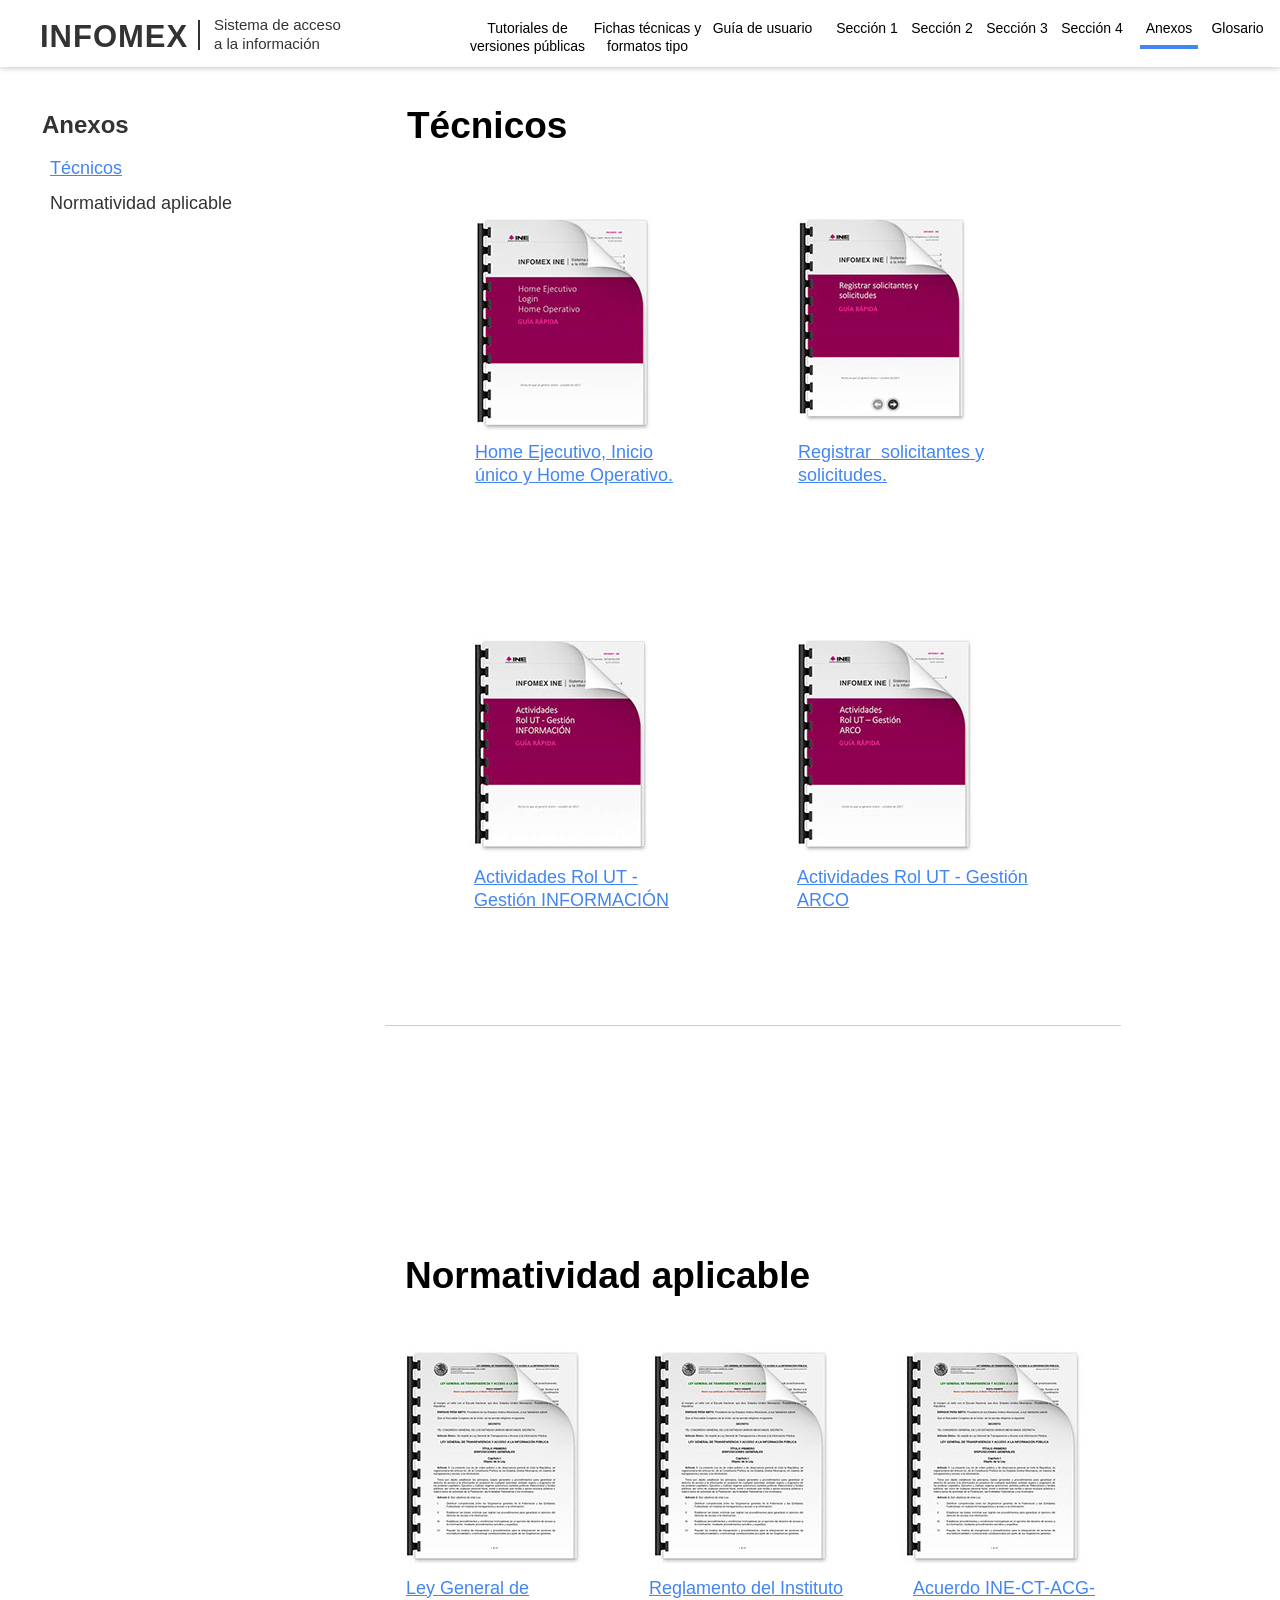
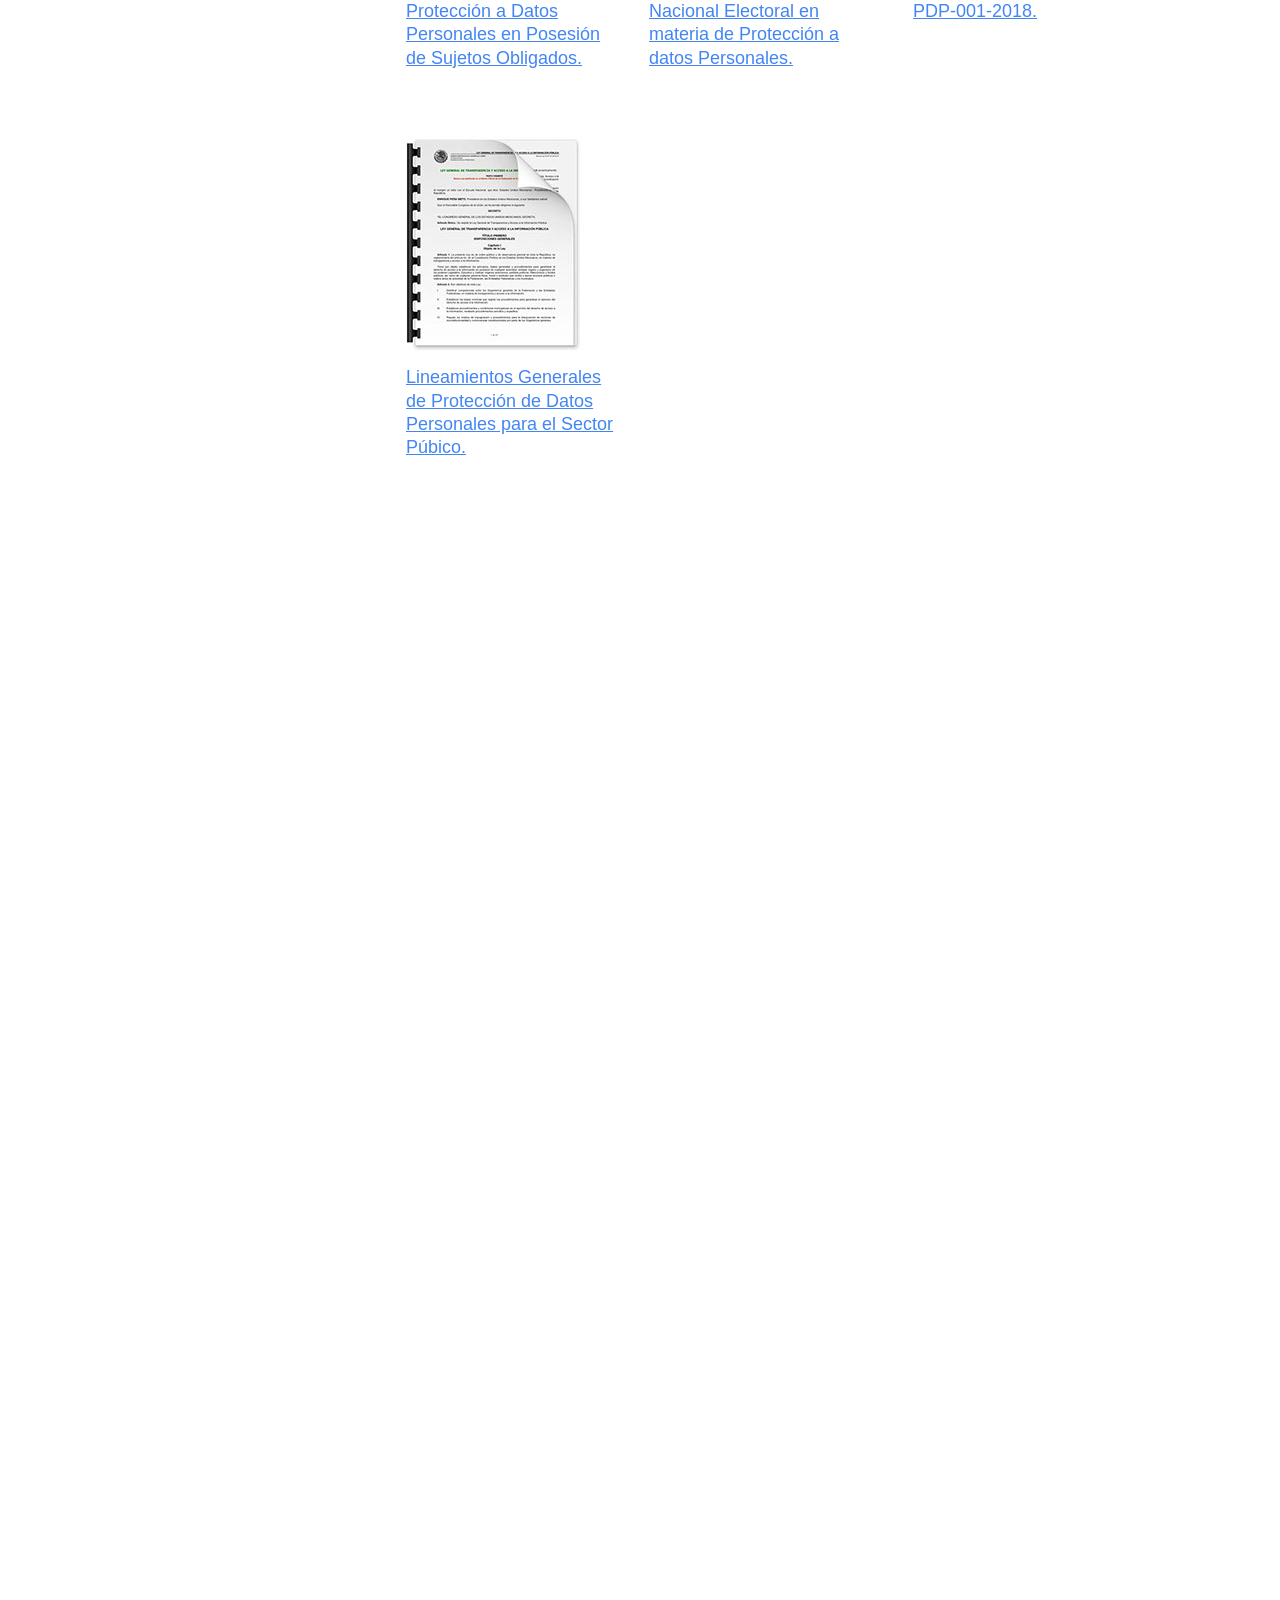
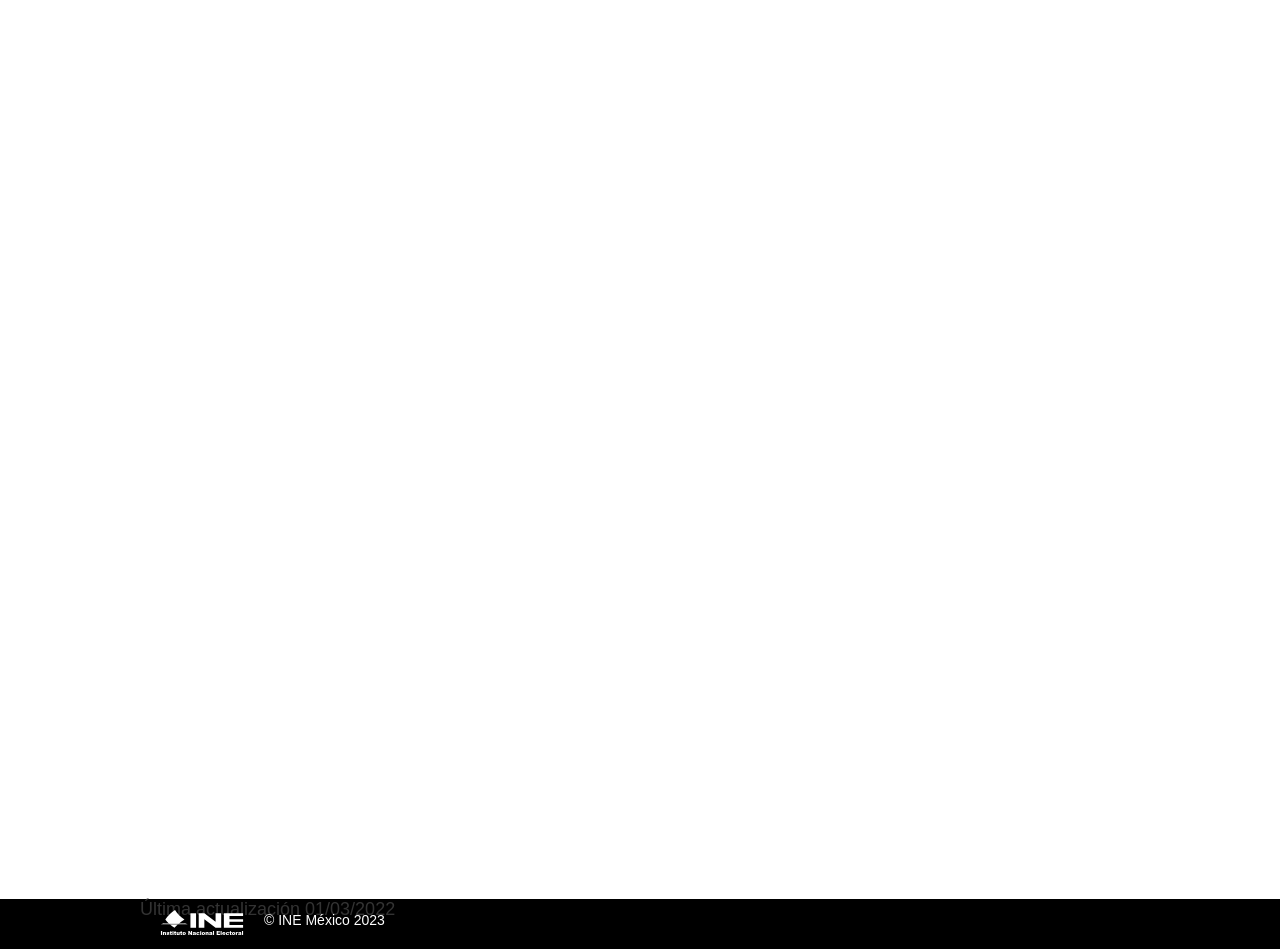
<file: anexos.html>
<!DOCTYPE html>
<html class="nojs html css_verticalspacer" lang="es-ES">
 <head>

  <meta http-equiv="Content-type" content="text/html;charset=UTF-8"/>
  <meta name="generator" content="2018.0.0.379"/>
  
  <script type="text/javascript">
   // Update the 'nojs'/'js' class on the html node
document.documentElement.className = document.documentElement.className.replace(/\bnojs\b/g, 'js');

// Check that all required assets are uploaded and up-to-date
if(typeof Muse == "undefined") window.Muse = {}; window.Muse.assets = {"required":["museutils.js", "museconfig.js", "jquery.musemenu.js", "jquery.watch.js", "require.js", "anexos.css"], "outOfDate":[]};
</script>
  
  <title>Anexos</title>
  <!-- CSS -->
  <link rel="stylesheet" type="text/css" href="css/site_global.css?crc=533855552"/>
  <link rel="stylesheet" type="text/css" href="css/master_a-p_g_-maestra.css?crc=135848326"/>
  <link rel="stylesheet" type="text/css" href="css/anexos.css?crc=4155810023" id="pagesheet"/>
  <!-- IE-only CSS -->
  <!--[if lt IE 9]>
  <link rel="stylesheet" type="text/css" href="css/iefonts_anexos.css?crc=4268508473"/>
  <![endif]-->
  <!-- Other scripts -->
  <script type="text/javascript">
   var __adobewebfontsappname__ = "muse";
</script>
  <!-- JS includes -->
  <script src="https://webfonts.creativecloud.com/roboto:n3,n7,n4:default.js" type="text/javascript"></script>
  <!--[if lt IE 9]>
  <script src="scripts/html5shiv.js?crc=4241844378" type="text/javascript"></script>
  <![endif]-->
   </head>
 <body>

  <div class="clearfix" id="page"><!-- group -->
   <div class="clearfix grpelem" id="pu30535-4"><!-- group -->
    <a class="nonblock nontext anim_swing clearfix" id="u30535-4" href="anexos.html#anexos_tecnicos"><!-- content --><p id="u30535-2"><span class="normal">Técnicos</span></p></a>
    <a class="nonblock nontext anim_swing clearfix" id="u30536-4" href="anexos.html#normatividad-aplicable"><!-- content --><p id="u30536-2"><span class="normal">Normatividad aplicable</span></p></a>
    <div class="clearfix" id="u18087-4"><!-- content -->
     <p id="u18087-2"><span class="MEGA-TITULOS" id="u18087">Anexos</span></p>
    </div>
    <div class="browser_width" id="u15545-bw">
     <div class="shadow" id="u15545"><!-- simple frame --></div>
    </div>
    <div class="clearfix" id="u15563"><!-- group -->
     <a class="nonblock nontext clearfix" id="u15553-4" href="index.html"><!-- content --><p>INFOMEX</p></a>
     <a class="nonblock nontext" id="u15552" href="index.html"><!-- simple frame --></a>
     <a class="nonblock nontext clearfix" id="u15554-6" href="index.html"><!-- content --><p>Sistema de acceso</p><p>a la información</p></a>
    </div>
    <nav class="MenuBar clearfix" id="menuu28602"><!-- horizontal box -->
     <div class="MenuItemContainer clearfix grpelem" id="u28609"><!-- vertical box -->
      <a class="nonblock nontext MenuItem MenuItemWithSubMenu clearfix colelem" id="u28673" href="modulo-37.html"><!-- horizontal box --><div class="MenuItemLabel clearfix grpelem" id="u28616-4"><!-- content --><p>Tutoriales de versiones públicas</p></div></a>
     </div>
     <div class="MenuItemContainer clearfix grpelem" id="u28608"><!-- vertical box -->
      <a class="nonblock nontext MenuItem MenuItemWithSubMenu clearfix colelem" id="u28672" href="modulo-22.html"><!-- horizontal box --><div class="MenuItemLabel clearfix grpelem" id="u28615-4"><!-- content --><p>Fichas técnicas y formatos tipo</p></div></a>
     </div>
      <div class="MenuItemContainer clearfix grpelem" id="u28607"><!-- vertical box -->
        <a class="nonblock nontext MenuItem MenuItemWithSubMenu MuseMenuActive clearfix colelem" id="u28671" href="modulo-19.html"><!-- horizontal box --><div class="MenuItemLabel NoWrap clearfix grpelem" id="u28614-4"><!-- content --><p>Guía de usuario</p></div></a>
      </div>
     <div class="MenuItemContainer clearfix grpelem" id="u28610"><!-- vertical box -->
      <a class="nonblock nontext MenuItem MenuItemWithSubMenu clearfix colelem" id="u28611" href="modulo-1.html"><!-- horizontal box --><div class="MenuItemLabel NoWrap clearfix grpelem" id="u28613-4"><!-- content --><p>Sección 1</p></div></a>
     </div>
     <div class="MenuItemContainer clearfix grpelem" id="u28617"><!-- vertical box -->
      <a class="nonblock nontext MenuItem MenuItemWithSubMenu clearfix colelem" id="u28618" href="modulo-5.html"><!-- horizontal box --><div class="MenuItemLabel NoWrap clearfix grpelem" id="u28620-4"><!-- content --><p>Sección 2</p></div></a>
     </div>
     <div class="MenuItemContainer clearfix grpelem" id="u28624"><!-- vertical box -->
      <a class="nonblock nontext MenuItem MenuItemWithSubMenu clearfix colelem" id="u28627" href="modulo-9.html"><!-- horizontal box --><div class="MenuItemLabel NoWrap clearfix grpelem" id="u28630-4"><!-- content --><p>Sección 3</p></div></a>
     </div>
     <div class="MenuItemContainer clearfix grpelem" id="u28689"><!-- vertical box -->
      <a class="nonblock nontext MenuItem MenuItemWithSubMenu clearfix colelem" id="u28692" href="modulo-14.html"><!-- horizontal box --><div class="MenuItemLabel NoWrap clearfix grpelem" id="u28694-4"><!-- content --><p>Sección 4</p></div></a>
     </div>
     <div class="MenuItemContainer clearfix grpelem" id="u28710"><!-- vertical box -->
      <a class="nonblock nontext MenuItem MenuItemWithSubMenu MuseMenuActive clearfix colelem" id="u28711" href="anexos.html"><!-- horizontal box --><div class="MenuItemLabel NoWrap clearfix grpelem" id="u28714-4"><!-- content --><p>Anexos</p></div></a>
     </div>
     <div class="MenuItemContainer clearfix grpelem" id="u28603"><!-- vertical box -->
      <a class="nonblock nontext MenuItem MenuItemWithSubMenu clearfix colelem" id="u28604" href="glosario.html"><!-- horizontal box --><div class="MenuItemLabel NoWrap clearfix grpelem" id="u28605-4"><!-- content --><p>Glosario</p></div></a>
     </div>
    </nav>
   </div>
   <div class="clearfix grpelem" id="ppanexos_tecnicos"><!-- column -->
    <div class="clearfix colelem" id="panexos_tecnicos"><!-- group -->
     <a class="anchor_item grpelem" id="anexos_tecnicos"></a>
     <a class="anchor_item grpelem" id="anexo_home"></a>
    </div>
    <div class="clearfix colelem" id="u30534-4"><!-- content -->
     <p id="u30534-2"><span class="super-titulos">Técnicos</span></p>
    </div>
    <div class="clearfix colelem" id="pu17416"><!-- group -->
     <a class="nonblock nontext clip_frame grpelem" id="u17416" href="assets/home-ejecutivo-login-home-operativo-final.pdf" target="_blank"><!-- image --><img class="block" id="u17416_img" src="images/home%20ejecutivo-login-home%20operativo%20con%20estilos.jpg?crc=4143436292" alt="" width="204" height="230"/></a>
     <a class="nonblock nontext clip_frame grpelem" id="u17423" href="assets/registrar-ciudadanos-y-solicitudes-final.pdf" target="_blank"><!-- image --><img class="block" id="u17423_img" src="images/registrar%20ciudadanos%20y%20solicitudes.jpg?crc=3934019628" alt="" width="187" height="224"/></a>
    </div>
    <div class="clearfix colelem" id="pu18081-4"><!-- group -->
     <a class="nonblock nontext clearfix grpelem" id="u18081-4" href="assets/home-ejecutivo-login-home-operativo-final.pdf" target="_blank"><!-- content --><p id="u18081-2"><span class="normal" id="u18081">Home Ejecutivo, Inicio único y Home Operativo.</span></p></a>
     <a class="nonblock nontext home clearfix grpelem" id="u18082-4" href="assets/registrar-ciudadanos-y-solicitudes-final.pdf" target="_blank"><!-- content --><p id="u18082-2"><span class="normal" id="u18082">Registrar&nbsp; solicitantes y solicitudes.</span></p></a>
    </div>
    <div class="clearfix colelem" id="pu17409"><!-- group -->
     <a class="nonblock nontext clip_frame grpelem" id="u17409" href="assets/actividades-rol-ut-gesti%c3%b3n-informaci%c3%b3n-final.pdf" target="_blank"><!-- image --><img class="block" id="u17409_img" src="images/actividades%20rol%20ut%20gesti%c3%b3n%20informacion.jpg?crc=178140166" alt="" width="194" height="231"/></a>
     <a class="nonblock nontext clip_frame grpelem" id="u17401" href="assets/actividades-rol-ut-gesti%c3%b3n-arco.pdf" target="_blank"><!-- image --><img class="block" id="u17401_img" src="images/actividades%20rol%20ut%20gestion%20arco.jpg?crc=3851726774" alt="" width="208" height="229"/></a>
    </div>
    <div class="clearfix colelem" id="pu18083-4"><!-- group -->
     <a class="nonblock nontext home clearfix grpelem" id="u18083-4" href="assets/actividades-rol-ut-gesti%c3%b3n-informaci%c3%b3n-final.pdf" target="_blank"><!-- content --><p id="u18083-2"><span class="normal" id="u18083">Actividades Rol UT - Gestión INFORMACIÓN</span></p></a>
     <a class="nonblock nontext home clearfix grpelem" id="u18084-4" href="assets/actividades-rol-ut-gesti%c3%b3n-arco.pdf" target="_blank"><!-- content --><p id="u18084-2"><span class="normal" id="u18084">Actividades Rol UT - Gestión ARCO</span></p></a>
    </div>
    <div class="colelem" id="u30533"><!-- simple frame --></div>
    <a class="anchor_item colelem" id="normatividad-aplicable"></a>
    <div class="clearfix colelem" id="u30495-4"><!-- content -->
     <p id="u30495-2"><span class="super-titulos">Normatividad aplicable</span></p>
    </div>
    <div class="clearfix colelem" id="pu30601"><!-- group -->
     <a class="nonblock nontext clip_frame clearfix grpelem" id="u30601" href="assets/ley_general_de_datos.pdf" target="_blank"><!-- image --><img class="position_content" id="u30601_img" src="images/ley_federal_transparencia.jpg?crc=4121900181" alt="" width="198" height="230"/></a>
     <a class="nonblock nontext clip_frame clearfix grpelem" id="u30603" href="assets/reglamento_del_instituto_nacional_electoral_en_materia_de_protecci%c3%b3n_de_datos_personales.pdf" target="_blank"><!-- image --><img class="position_content" id="u30603_img" src="images/ley_federal_transparencia.jpg?crc=4121900181" alt="" width="198" height="230"/></a>
     <a class="nonblock nontext clip_frame clearfix grpelem" id="u30605" href="assets/ine-ct-acg-pdp-001-2018.pdf" target="_blank"><!-- image --><img class="position_content" id="u30605_img" src="images/ley_federal_transparencia.jpg?crc=4121900181" alt="" width="198" height="230"/></a>
    </div>
    <div class="clearfix colelem" id="pu30609-4"><!-- group -->
     <a class="nonblock nontext home clearfix grpelem" id="u30609-4" href="assets/ley_general_de_datos.pdf" target="_blank"><!-- content --><p id="u30609-2"><span class="ts6-Cuerpo-de-texto" id="u30609">Ley General de Protección a Datos Personales en Posesión de Sujetos Obligados.</span></p></a>
     <a class="nonblock nontext home clearfix grpelem" id="u30610-4" href="assets/reglamento_del_instituto_nacional_electoral_en_materia_de_protecci%c3%b3n_de_datos_personales.pdf" target="_blank"><!-- content --><p id="u30610-2"><span class="ts6-Cuerpo-de-texto" id="u30610">Reglamento del Instituto Nacional Electoral en materia de Protección a datos Personales.</span></p></a>
     <a class="nonblock nontext home clearfix grpelem" id="u30611-4" href="assets/ine-ct-acg-pdp-001-2018.pdf" target="_blank" title="Mediante el cual el Comité de Transparencia instruye a la Unidad de Transparencia y Protección de Datos Personales respecto de la forma de desahogar las solicitudes para el ejercicio de los derechos de acceso, rectificación, cancelación y oposición de datos personales contendidos en el Padrón Electoral, para que se tramiten conforme a las disposiciones de la Ley General de Instituciones y Procedimientos Electorales."><!-- content --><p id="u30611-2"><span class="ts6-Cuerpo-de-texto" id="u30611">Acuerdo INE-CT-ACG-PDP-001-2018.</span></p></a>
    </div>
    <a class="nonblock nontext clip_frame clearfix colelem" id="u30607" href="assets/lineamientos_generales_de_protecci%c3%b3n_de_datos_personales_para_el_sector_publico.pdf" target="_blank"><!-- image --><img class="position_content" id="u30607_img" src="images/ley_federal_transparencia.jpg?crc=4121900181" alt="" width="198" height="230"/></a>
    <a class="nonblock nontext home clearfix colelem" id="u30612-4" href="assets/lineamientos_generales_de_protecci%c3%b3n_de_datos_personales_para_el_sector_publico.pdf" target="_blank"><!-- content --><p id="u30612-2"><span class="ts6-Cuerpo-de-texto" id="u30612">Lineamientos Generales de Protección de Datos Personales para el Sector Púbico.</span></p></a>
   </div>
   <div class="verticalspacer" data-offset-top="2067" data-content-above-spacer="2066" data-content-below-spacer="175"></div>
   <div class="browser_width grpelem" id="u4093-bw">
    <div id="u4093"><!-- group -->
     <div class="clearfix" id="u4093_align_to_page">
      <div class="clip_frame grpelem" id="u4096"><!-- svg -->
       <img class="svg" id="u4097" src="images/svg-pegado-625196x190.svg?crc=474778767" width="84" height="25" alt="" data-mu-svgfallback="images/svg%20pegado%20625196x190_poster_.png?crc=4082289223"/>
      </div>
       <div class="clearfix grpelem" id="u4094-4"><!-- content -->
        <p><span class="normal" id="u4094">© INE México 2023</span></p>
       </div>
       <div class="clearfix grpelem" id="u4095-4"><!-- content -->
       <p><span class="ts6-Cuerpo-de-texto" id="u4095">Última actualización 01/03/2022</span></p>
      </div>
     </div>
    </div>
   </div>
  </div>
  <!-- Other scripts -->
  <script type="text/javascript">
   // Decide weather to suppress missing file error or not based on preference setting
var suppressMissingFileError = false
</script>
  <script type="text/javascript">
   window.Muse.assets.check=function(d){if(!window.Muse.assets.checked){window.Muse.assets.checked=!0;var b={},c=function(a,b){if(window.getComputedStyle){var c=window.getComputedStyle(a,null);return c&&c.getPropertyValue(b)||c&&c[b]||""}if(document.documentElement.currentStyle)return(c=a.currentStyle)&&c[b]||a.style&&a.style[b]||"";return""},a=function(a){if(a.match(/^rgb/))return a=a.replace(/\s+/g,"").match(/([\d\,]+)/gi)[0].split(","),(parseInt(a[0])<<16)+(parseInt(a[1])<<8)+parseInt(a[2]);if(a.match(/^\#/))return parseInt(a.substr(1),

16);return 0},g=function(g){for(var f=document.getElementsByTagName("link"),h=0;h<f.length;h++)if("text/css"==f[h].type){var i=(f[h].href||"").match(/\/?css\/([\w\-]+\.css)\?crc=(\d+)/);if(!i||!i[1]||!i[2])break;b[i[1]]=i[2]}f=document.createElement("div");f.className="version";f.style.cssText="display:none; width:1px; height:1px;";document.getElementsByTagName("body")[0].appendChild(f);for(h=0;h<Muse.assets.required.length;){var i=Muse.assets.required[h],l=i.match(/([\w\-\.]+)\.(\w+)$/),k=l&&l[1]?

l[1]:null,l=l&&l[2]?l[2]:null;switch(l.toLowerCase()){case "css":k=k.replace(/\W/gi,"_").replace(/^([^a-z])/gi,"_$1");f.className+=" "+k;k=a(c(f,"color"));l=a(c(f,"backgroundColor"));k!=0||l!=0?(Muse.assets.required.splice(h,1),"undefined"!=typeof b[i]&&(k!=b[i]>>>24||l!=(b[i]&16777215))&&Muse.assets.outOfDate.push(i)):h++;f.className="version";break;case "js":h++;break;default:throw Error("Unsupported file type: "+l);}}d?d().jquery!="1.8.3"&&Muse.assets.outOfDate.push("jquery-1.8.3.min.js"):Muse.assets.required.push("jquery-1.8.3.min.js");

f.parentNode.removeChild(f);if(Muse.assets.outOfDate.length||Muse.assets.required.length)f="Puede que determinados archivos falten en el servidor o sean incorrectos. Limpie la cache del navegador e inténtelo de nuevo. Si el problema persiste, póngase en contacto con el administrador del sitio web.",g&&Muse.assets.outOfDate.length&&(f+="\nOut of date: "+Muse.assets.outOfDate.join(",")),g&&Muse.assets.required.length&&(f+="\nMissing: "+Muse.assets.required.join(",")),suppressMissingFileError?(f+="\nUse SuppressMissingFileError key in AppPrefs.xml to show missing file error pop up.",console.log(f)):alert(f)};location&&location.search&&location.search.match&&location.search.match(/muse_debug/gi)?

setTimeout(function(){g(!0)},5E3):g()}};

var muse_init=function(){require.config({baseUrl:""});require(["jquery","museutils","whatinput","jquery.musemenu","jquery.watch"],function(d){var $ = d;$(document).ready(function(){try{
window.Muse.assets.check($);/* body */
Muse.Utils.transformMarkupToFixBrowserProblemsPreInit();/* body */
Muse.Utils.prepHyperlinks(true);/* body */
Muse.Utils.resizeHeight('.browser_width');/* resize height */
Muse.Utils.requestAnimationFrame(function() { $('body').addClass('initialized'); });/* mark body as initialized */
Muse.Utils.makeButtonsVisibleAfterSettingMinWidth();/* body */
Muse.Utils.initWidget('.MenuBar', ['#bp_infinity'], function(elem) { return $(elem).museMenu(); });/* unifiedNavBar */
Muse.Utils.fullPage('#page');/* 100% height page */
Muse.Utils.showWidgetsWhenReady();/* body */
Muse.Utils.transformMarkupToFixBrowserProblems();/* body */
}catch(b){if(b&&"function"==typeof b.notify?b.notify():Muse.Assert.fail("Error calling selector function: "+b),false)throw b;}})})};


</script>
  <!-- RequireJS script -->
  <script src="scripts/require.js?crc=4157109226" type="text/javascript" async data-main="scripts/museconfig.js?crc=4153641093" onload="if (requirejs) requirejs.onError = function(requireType, requireModule) { if (requireType && requireType.toString && requireType.toString().indexOf && 0 <= requireType.toString().indexOf('#scripterror')) window.Muse.assets.check(); }" onerror="window.Muse.assets.check();"></script>
   </body>
</html>
</file>
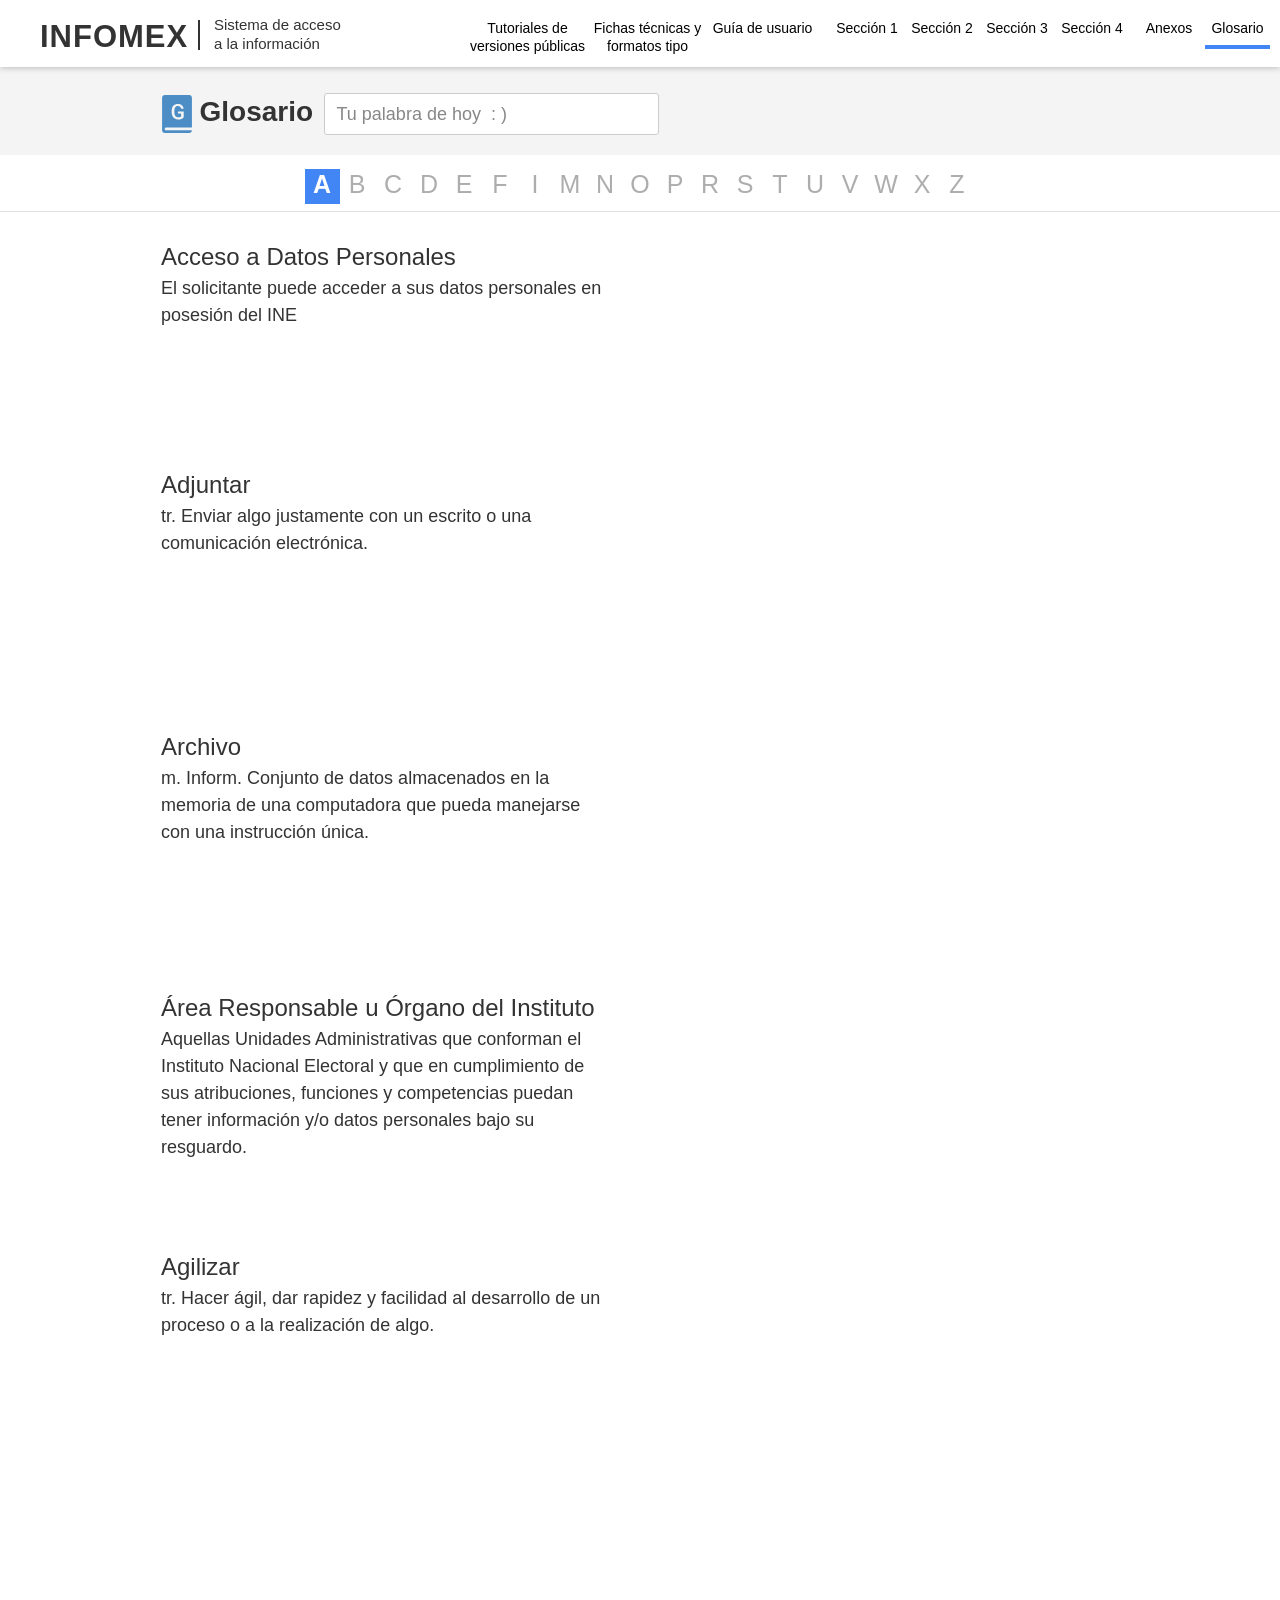
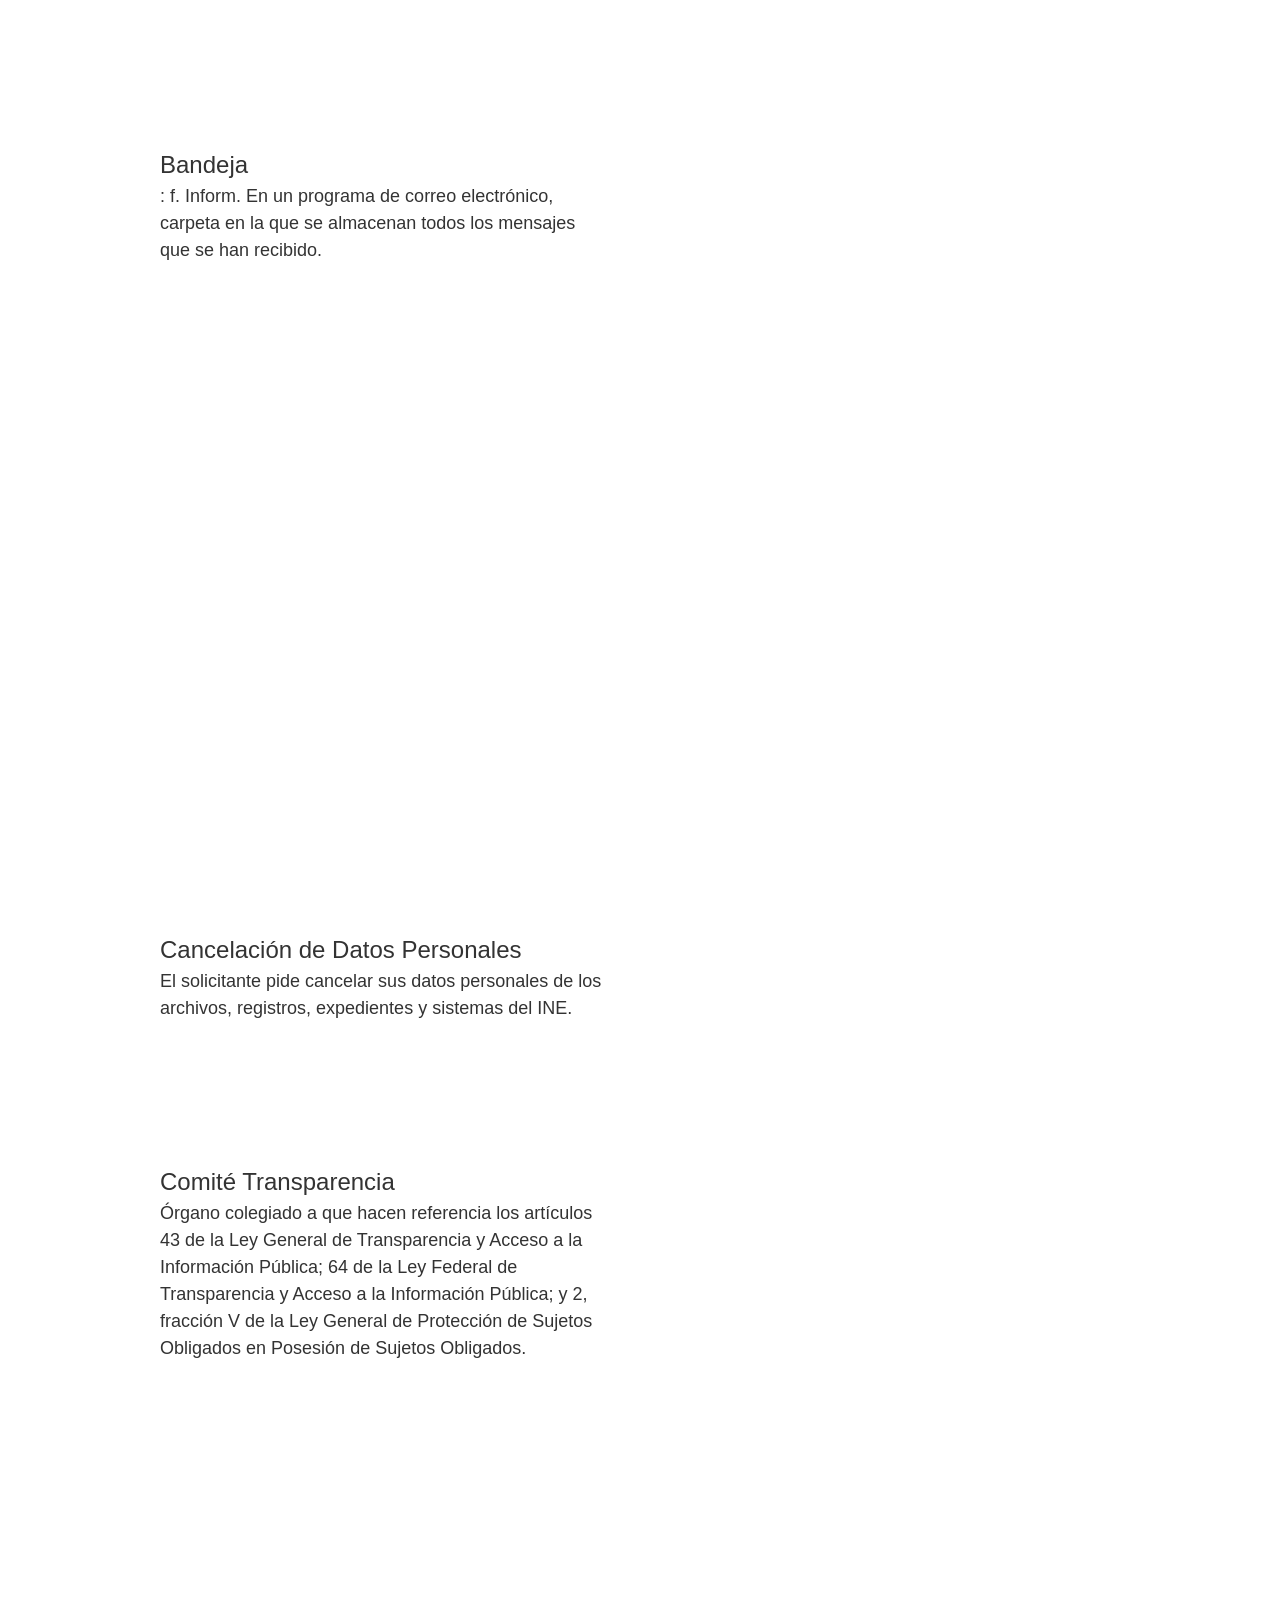
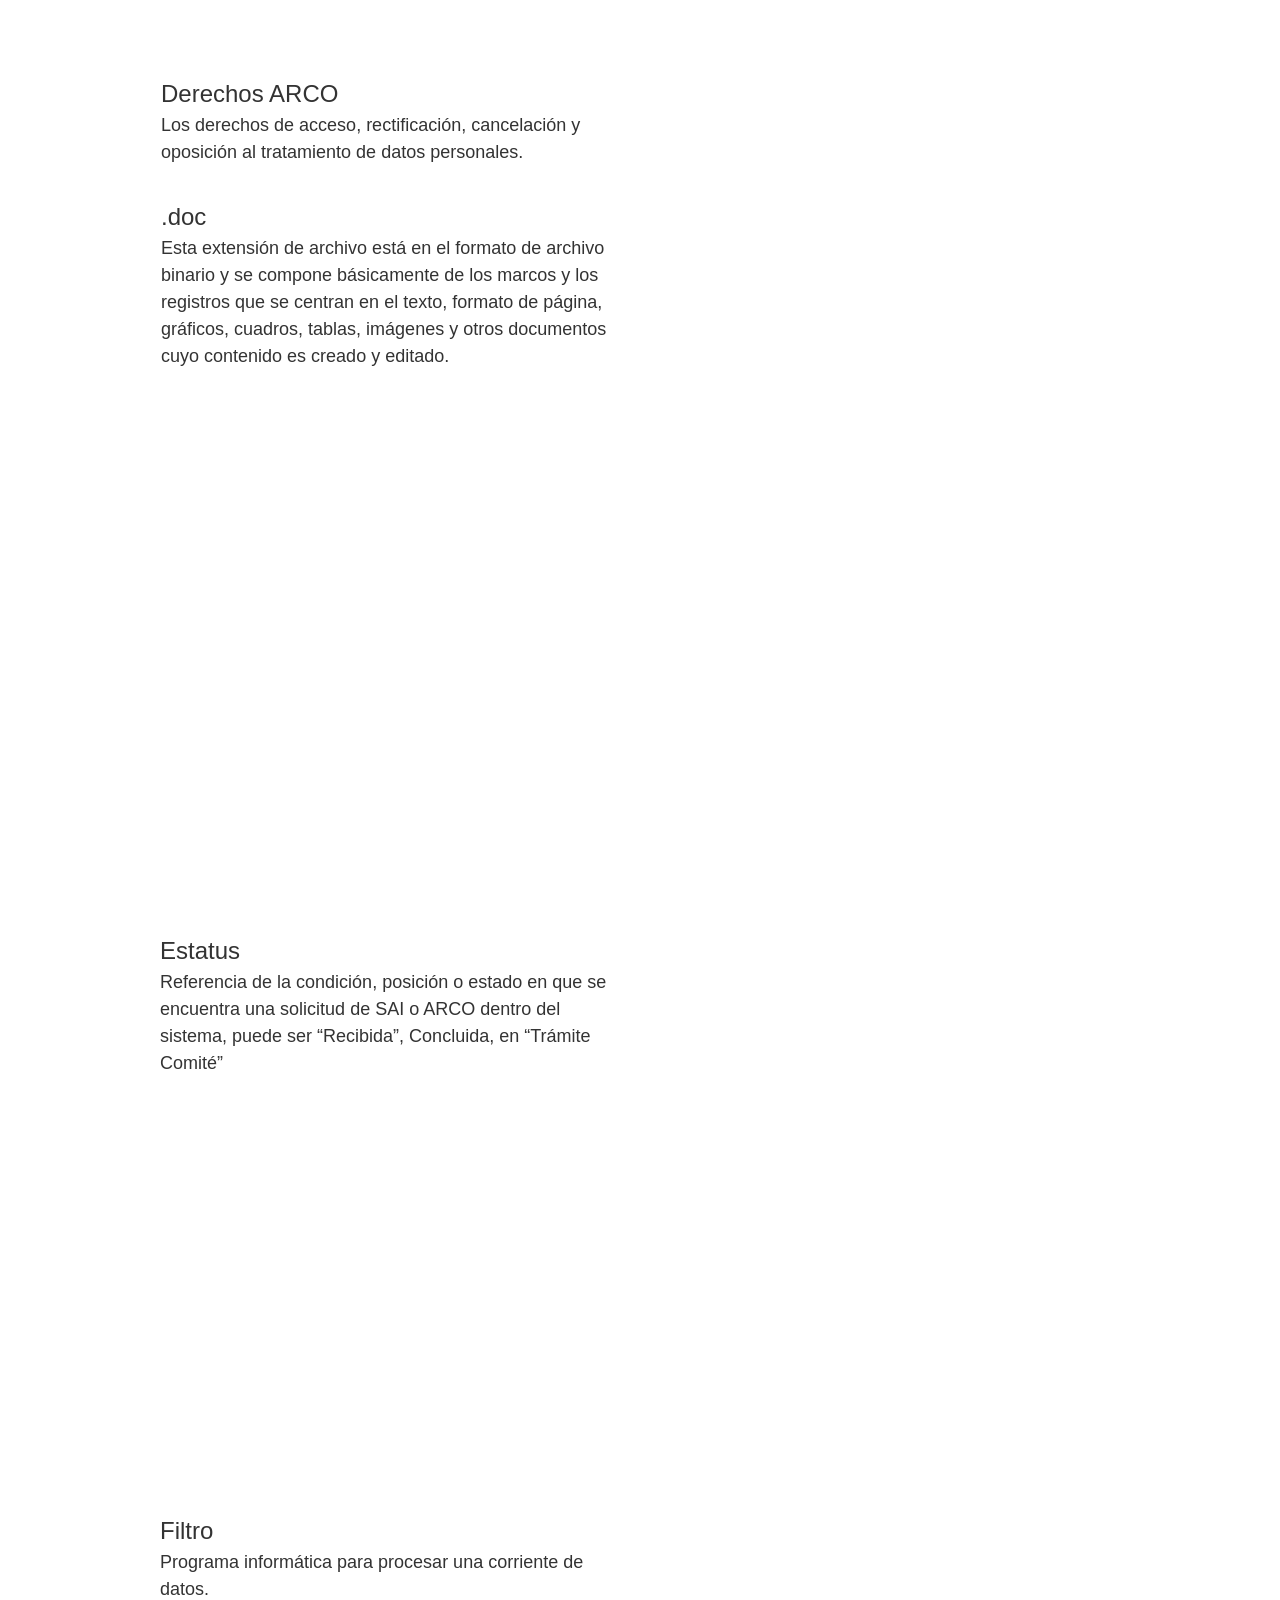
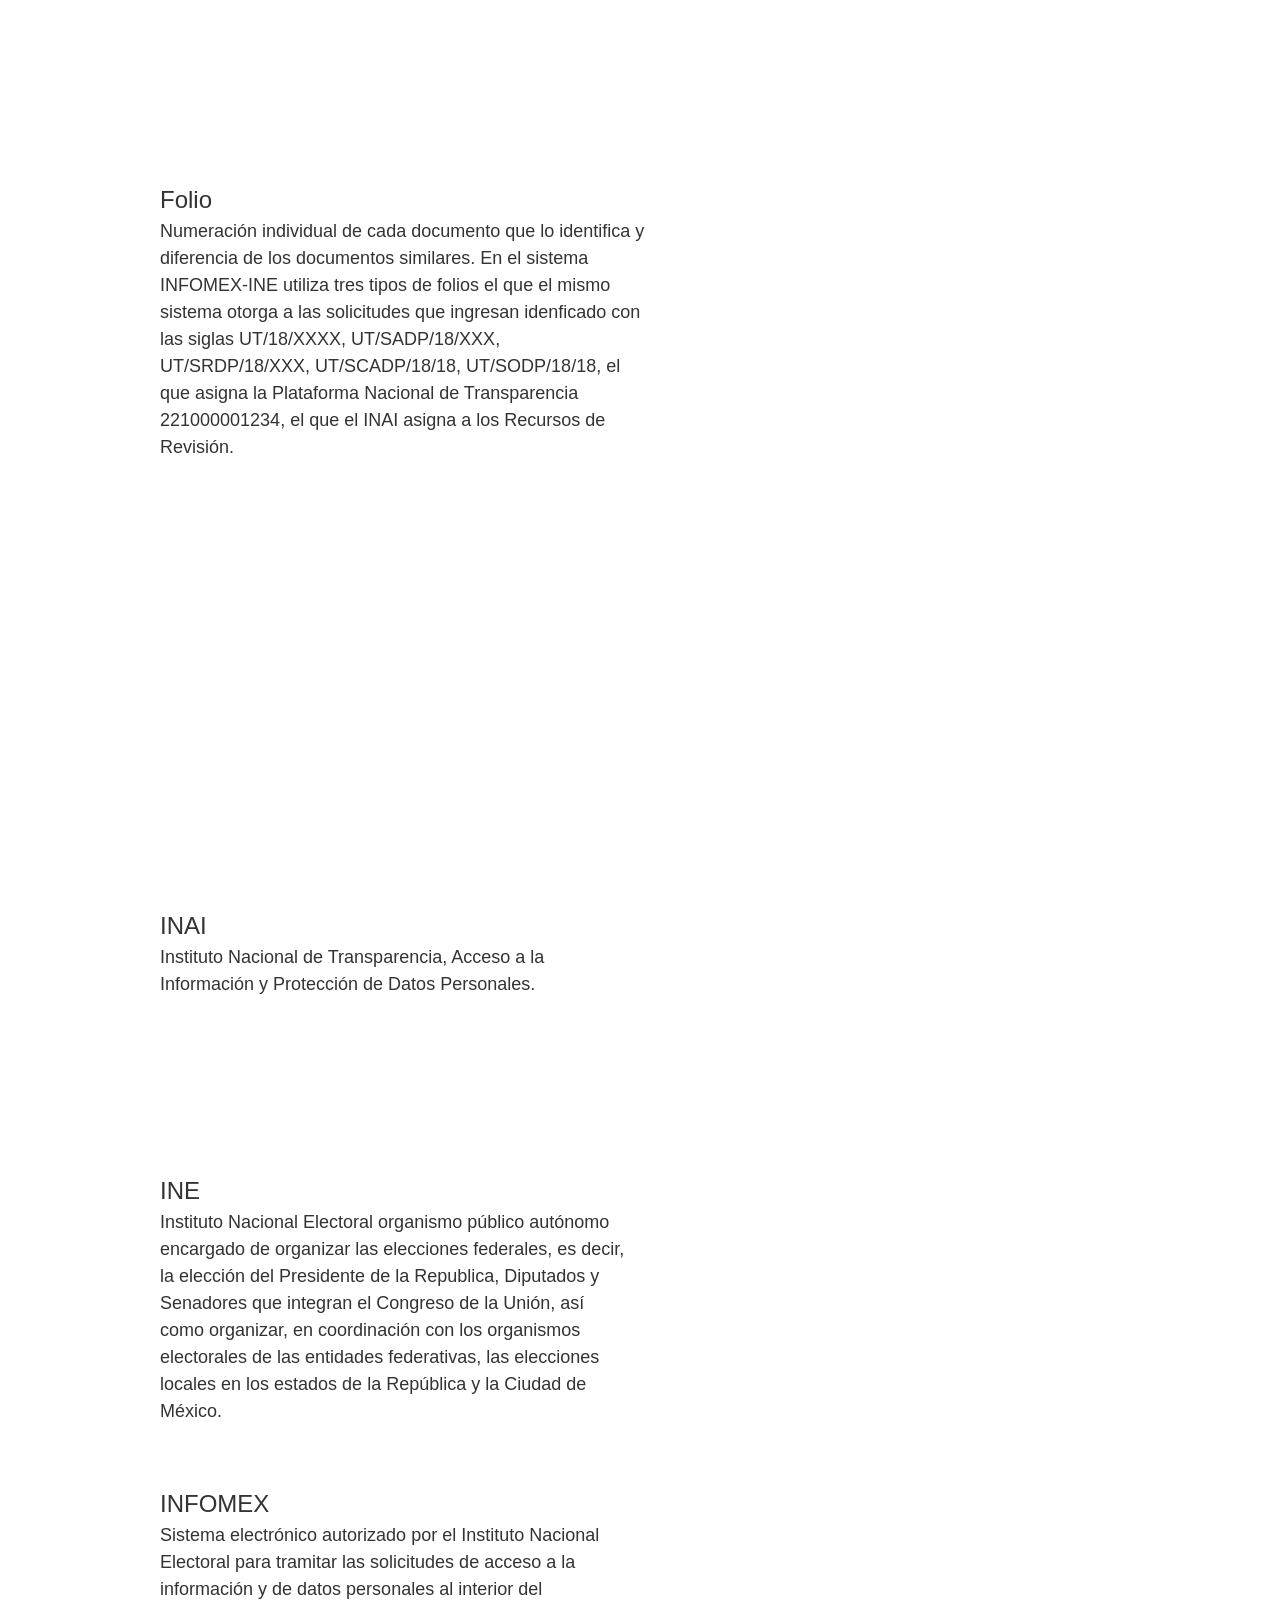
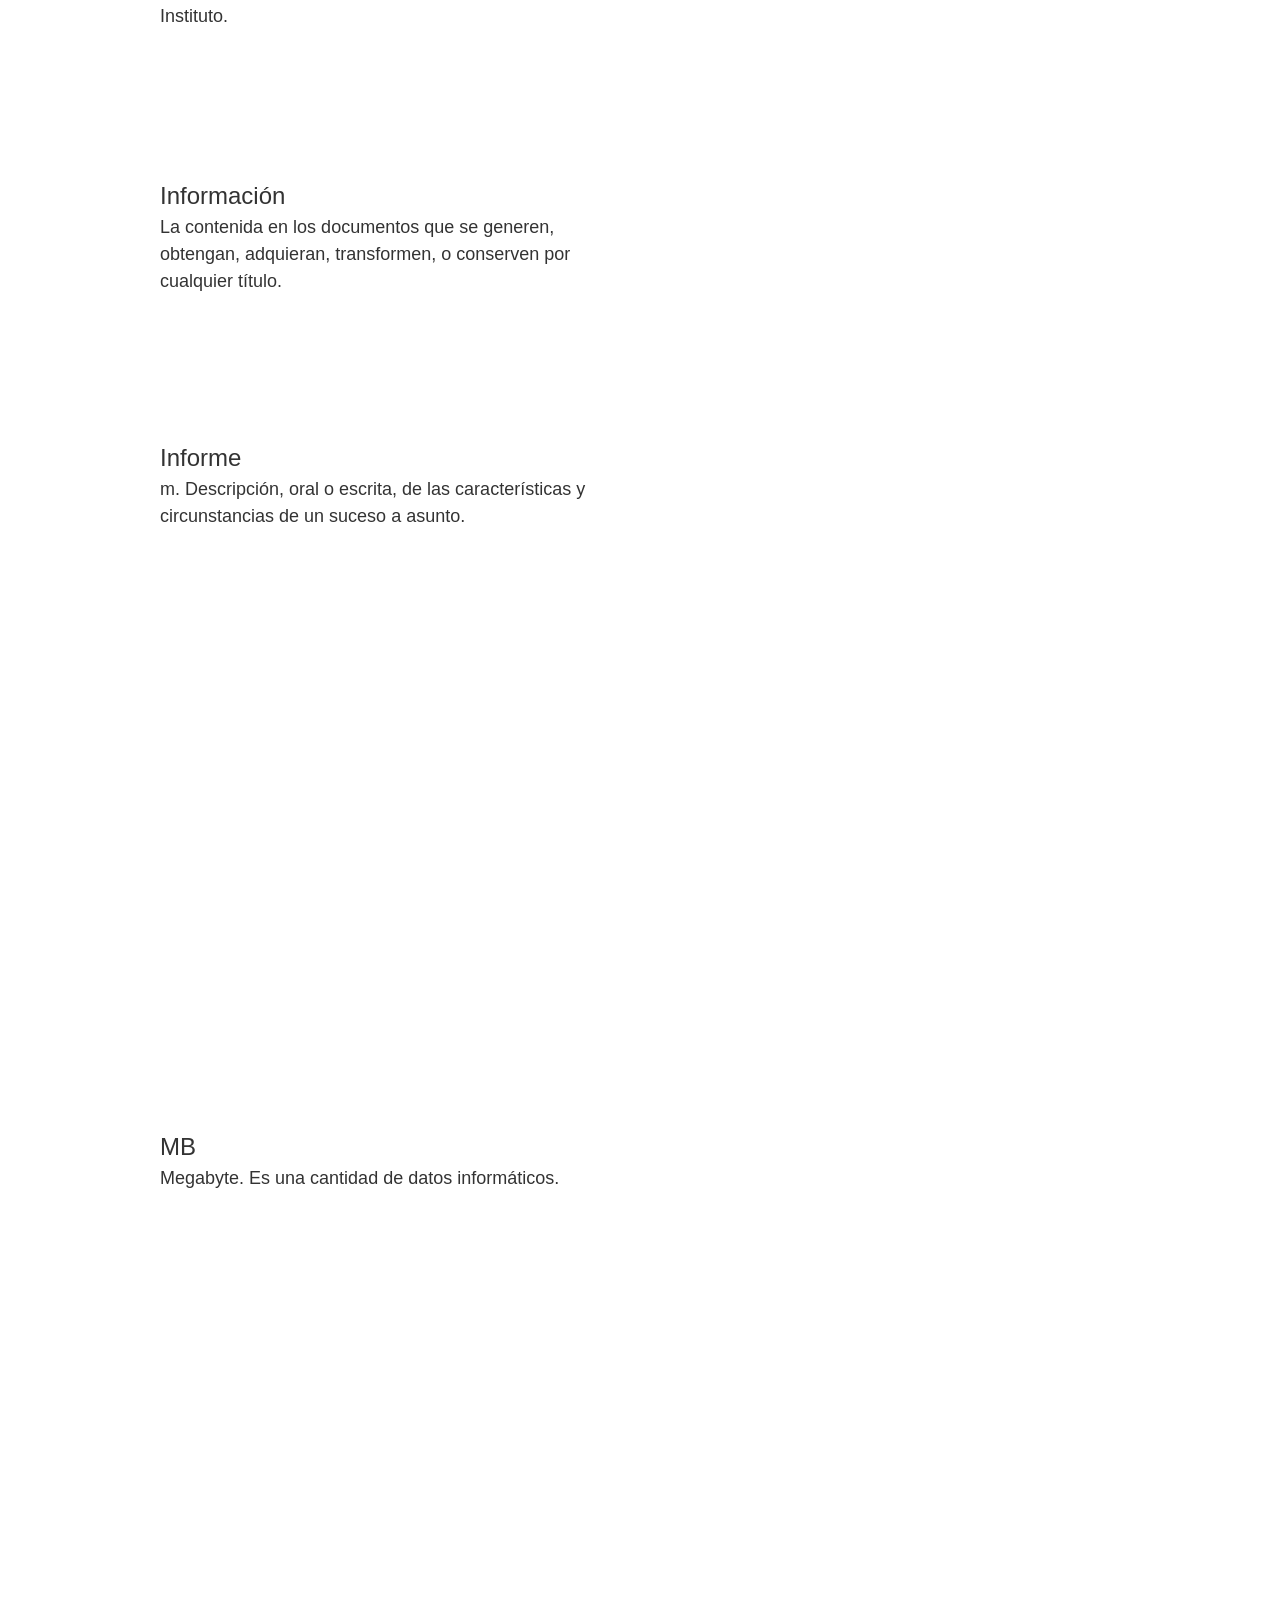
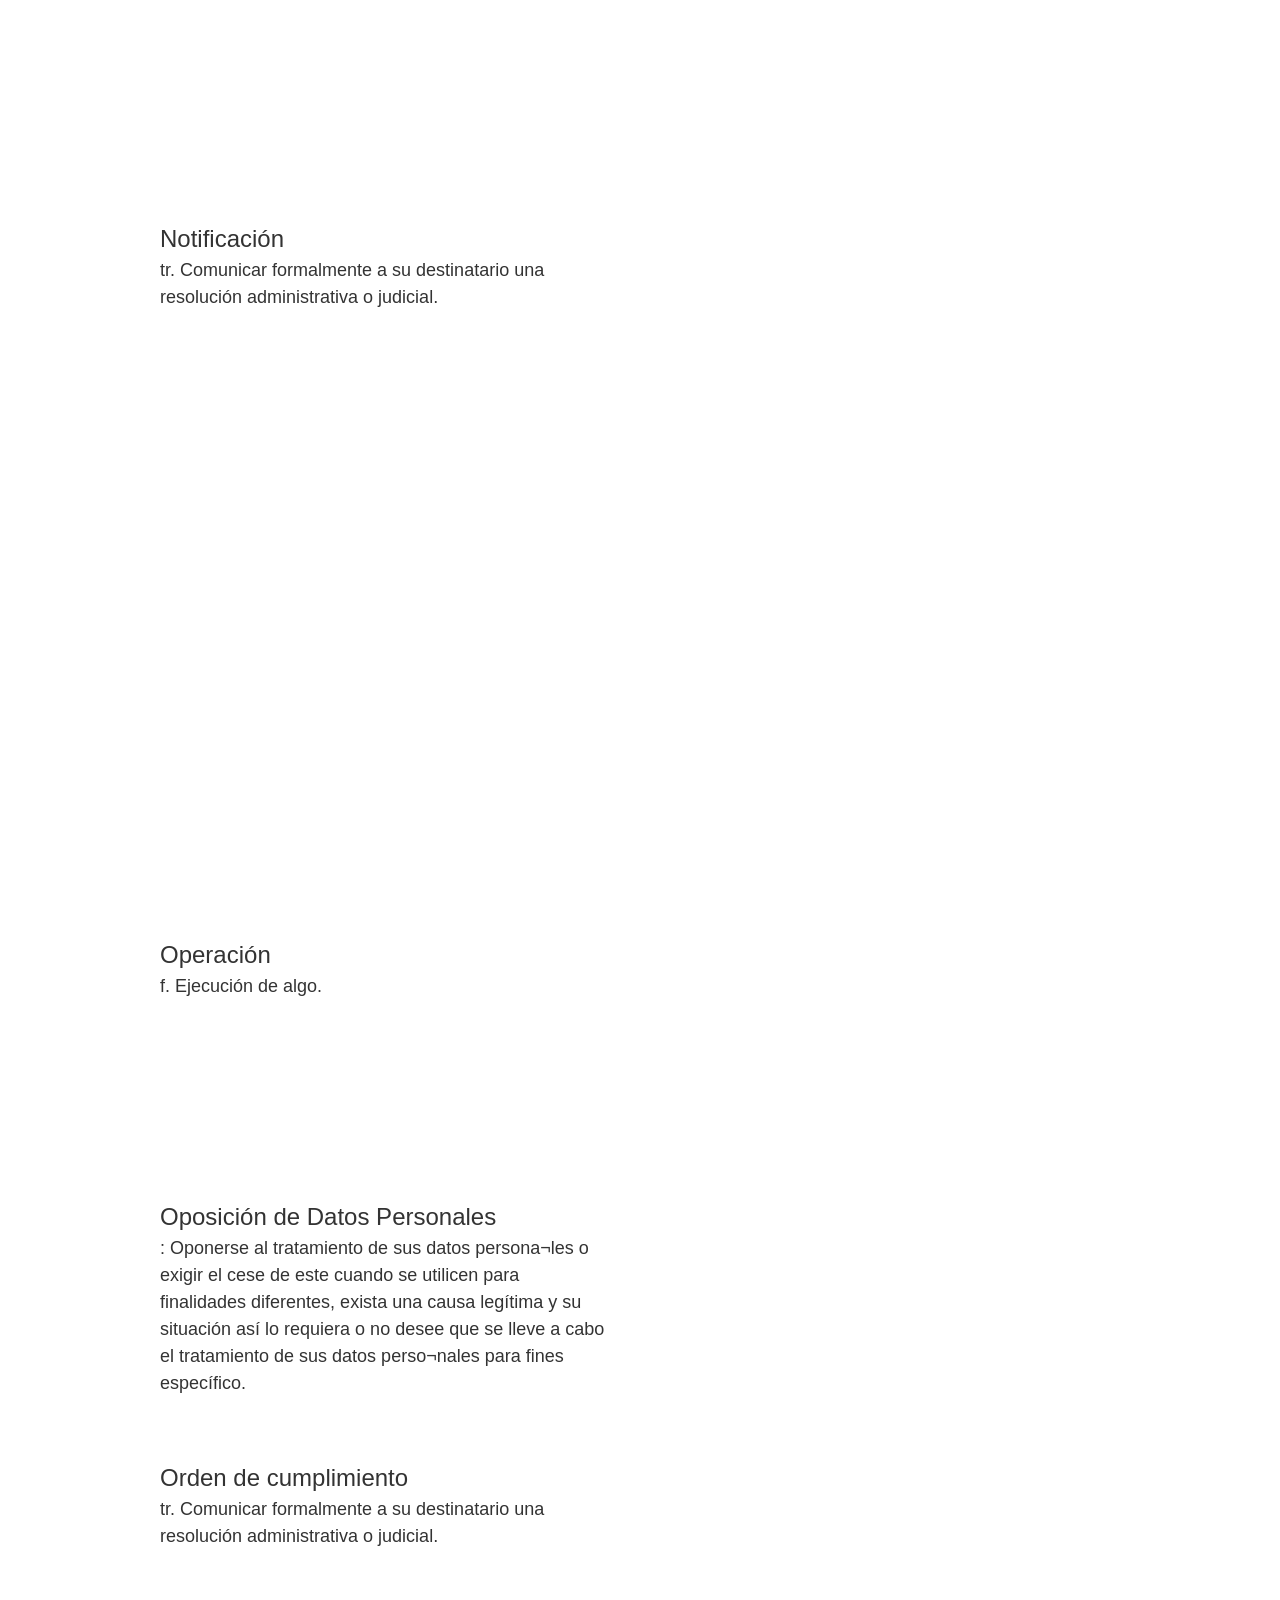
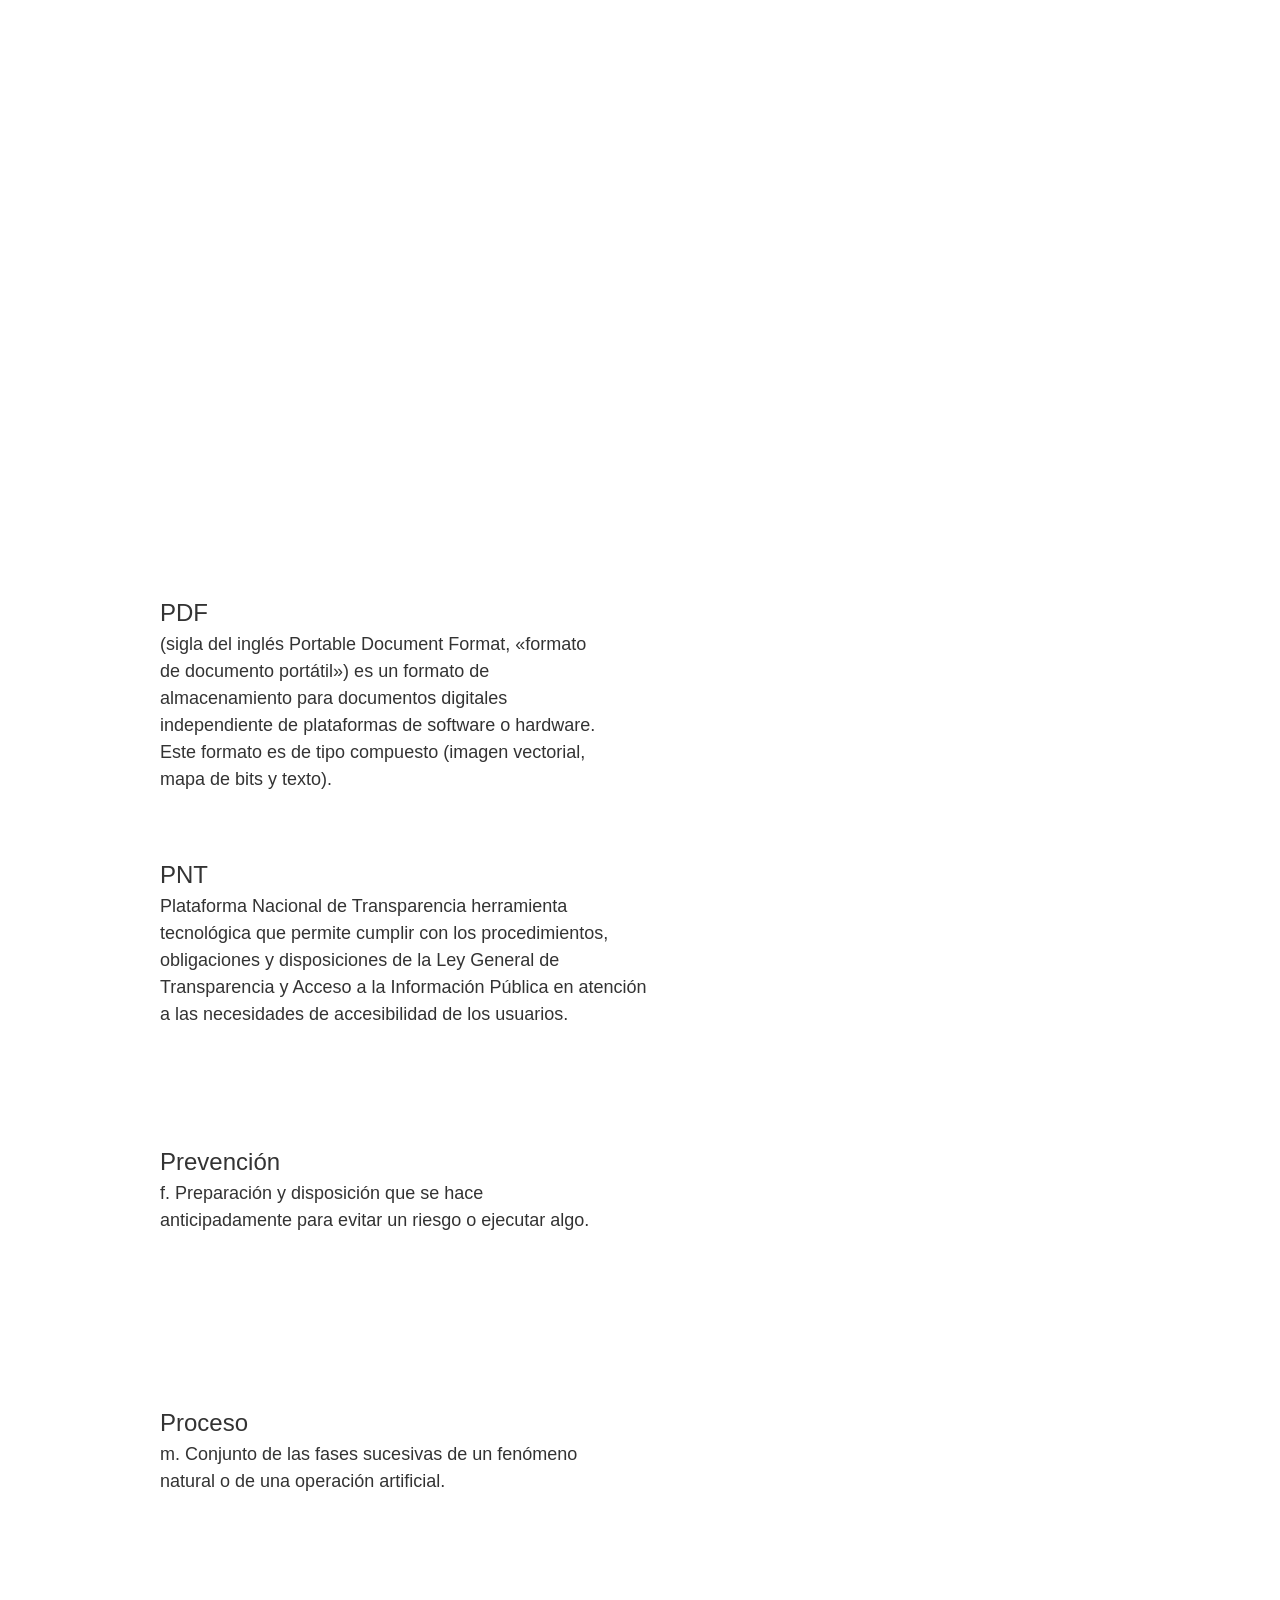
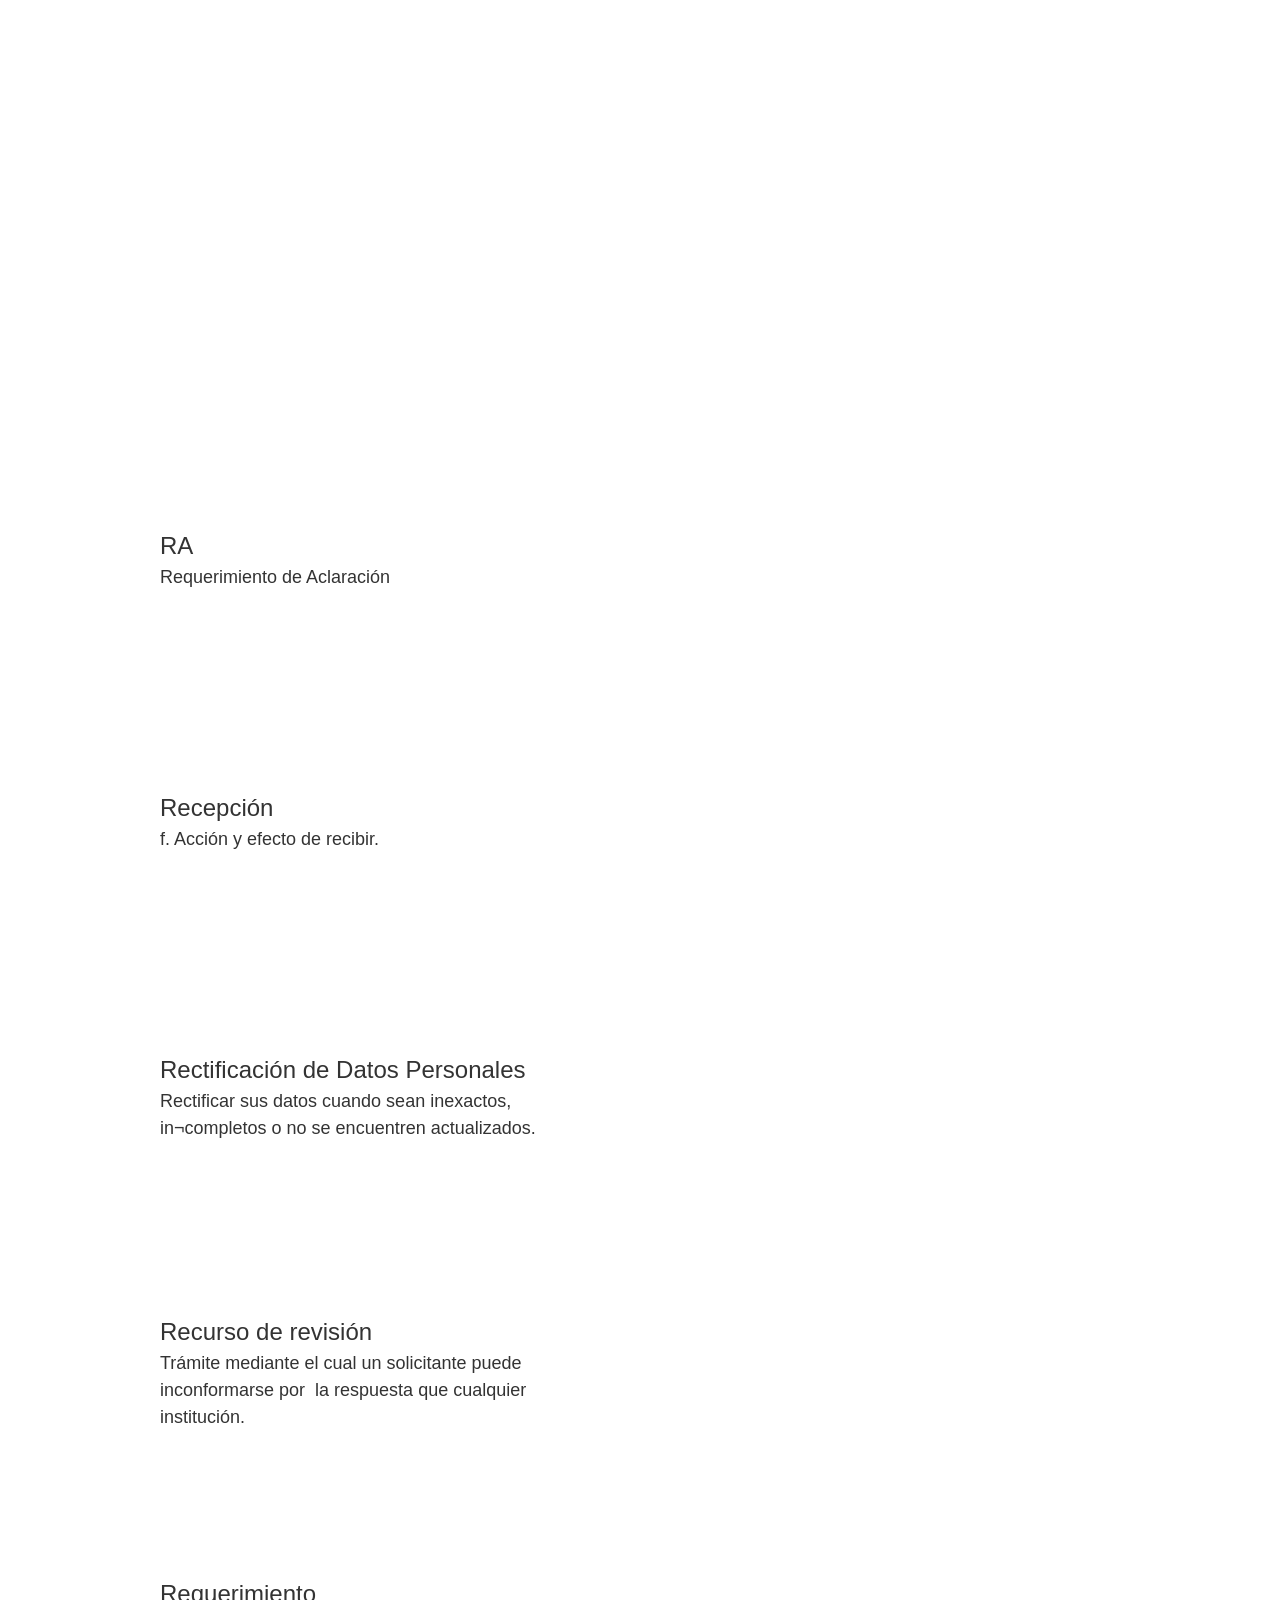
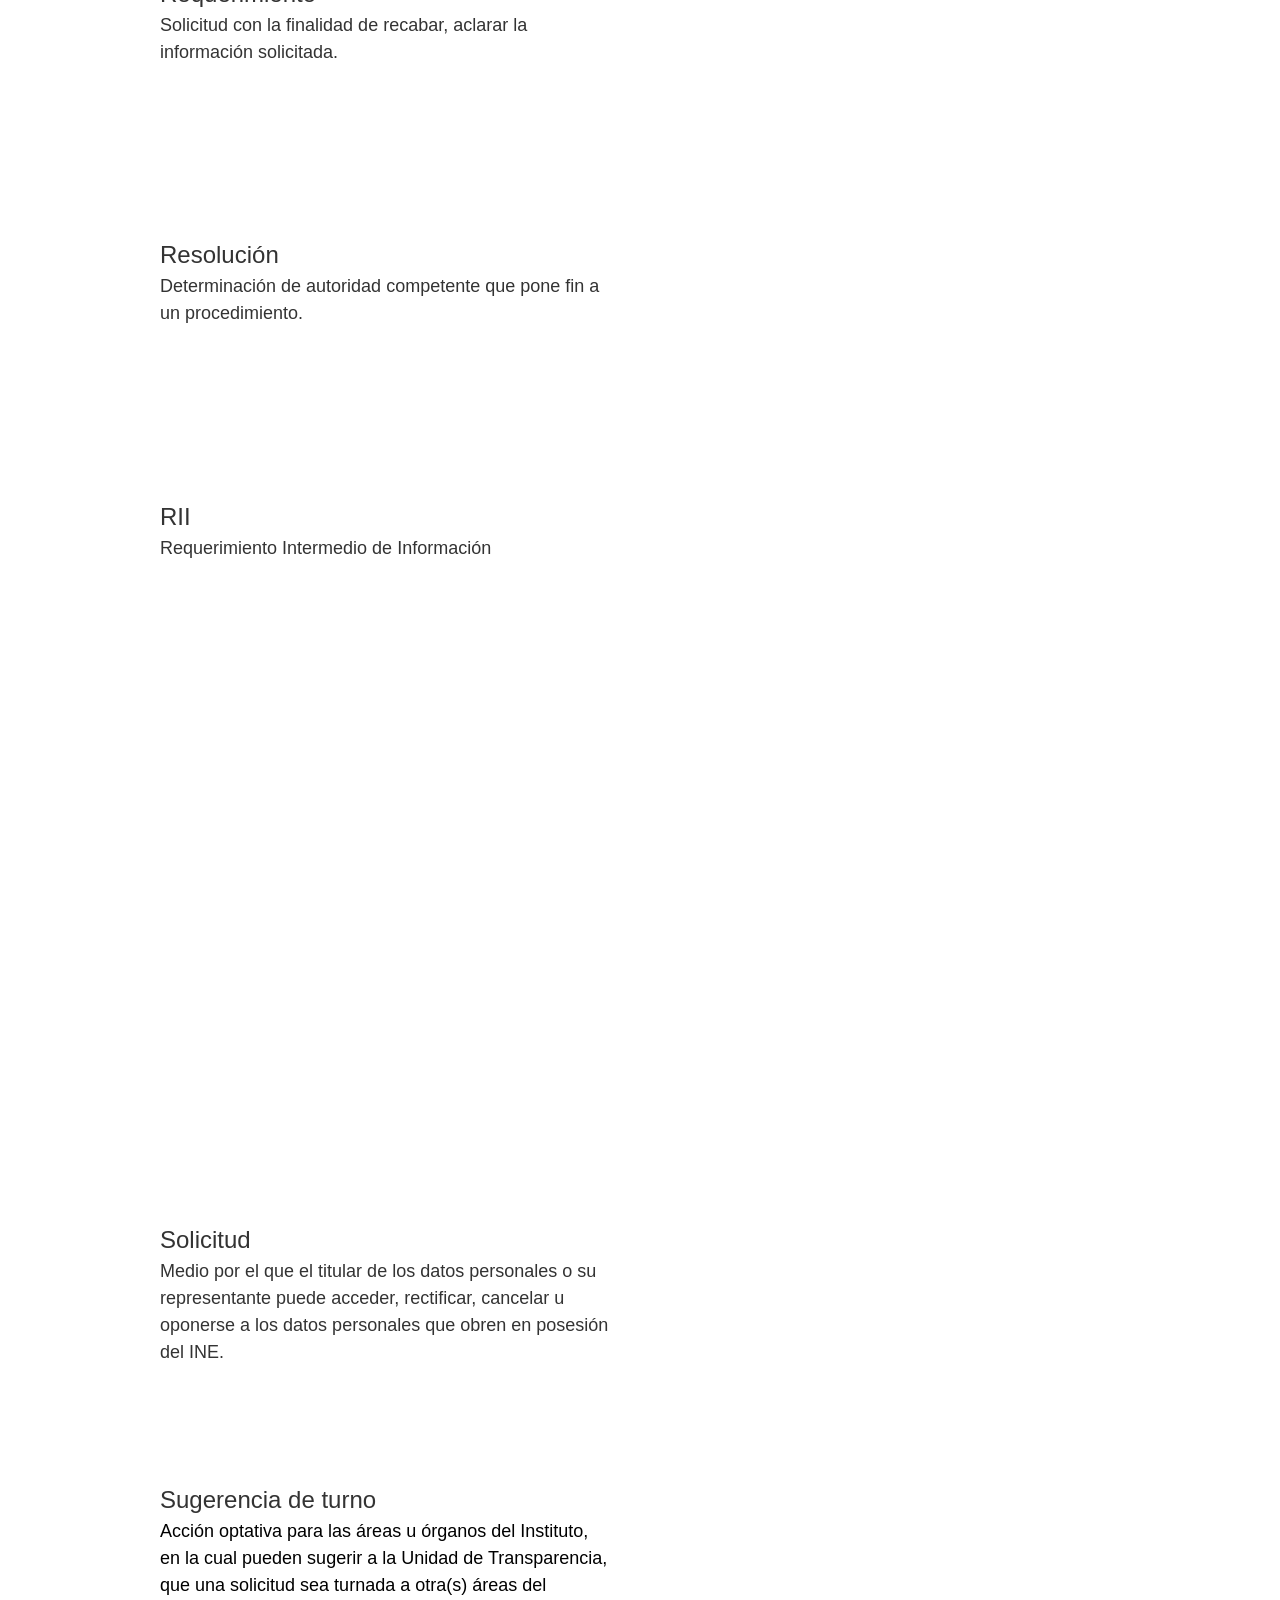
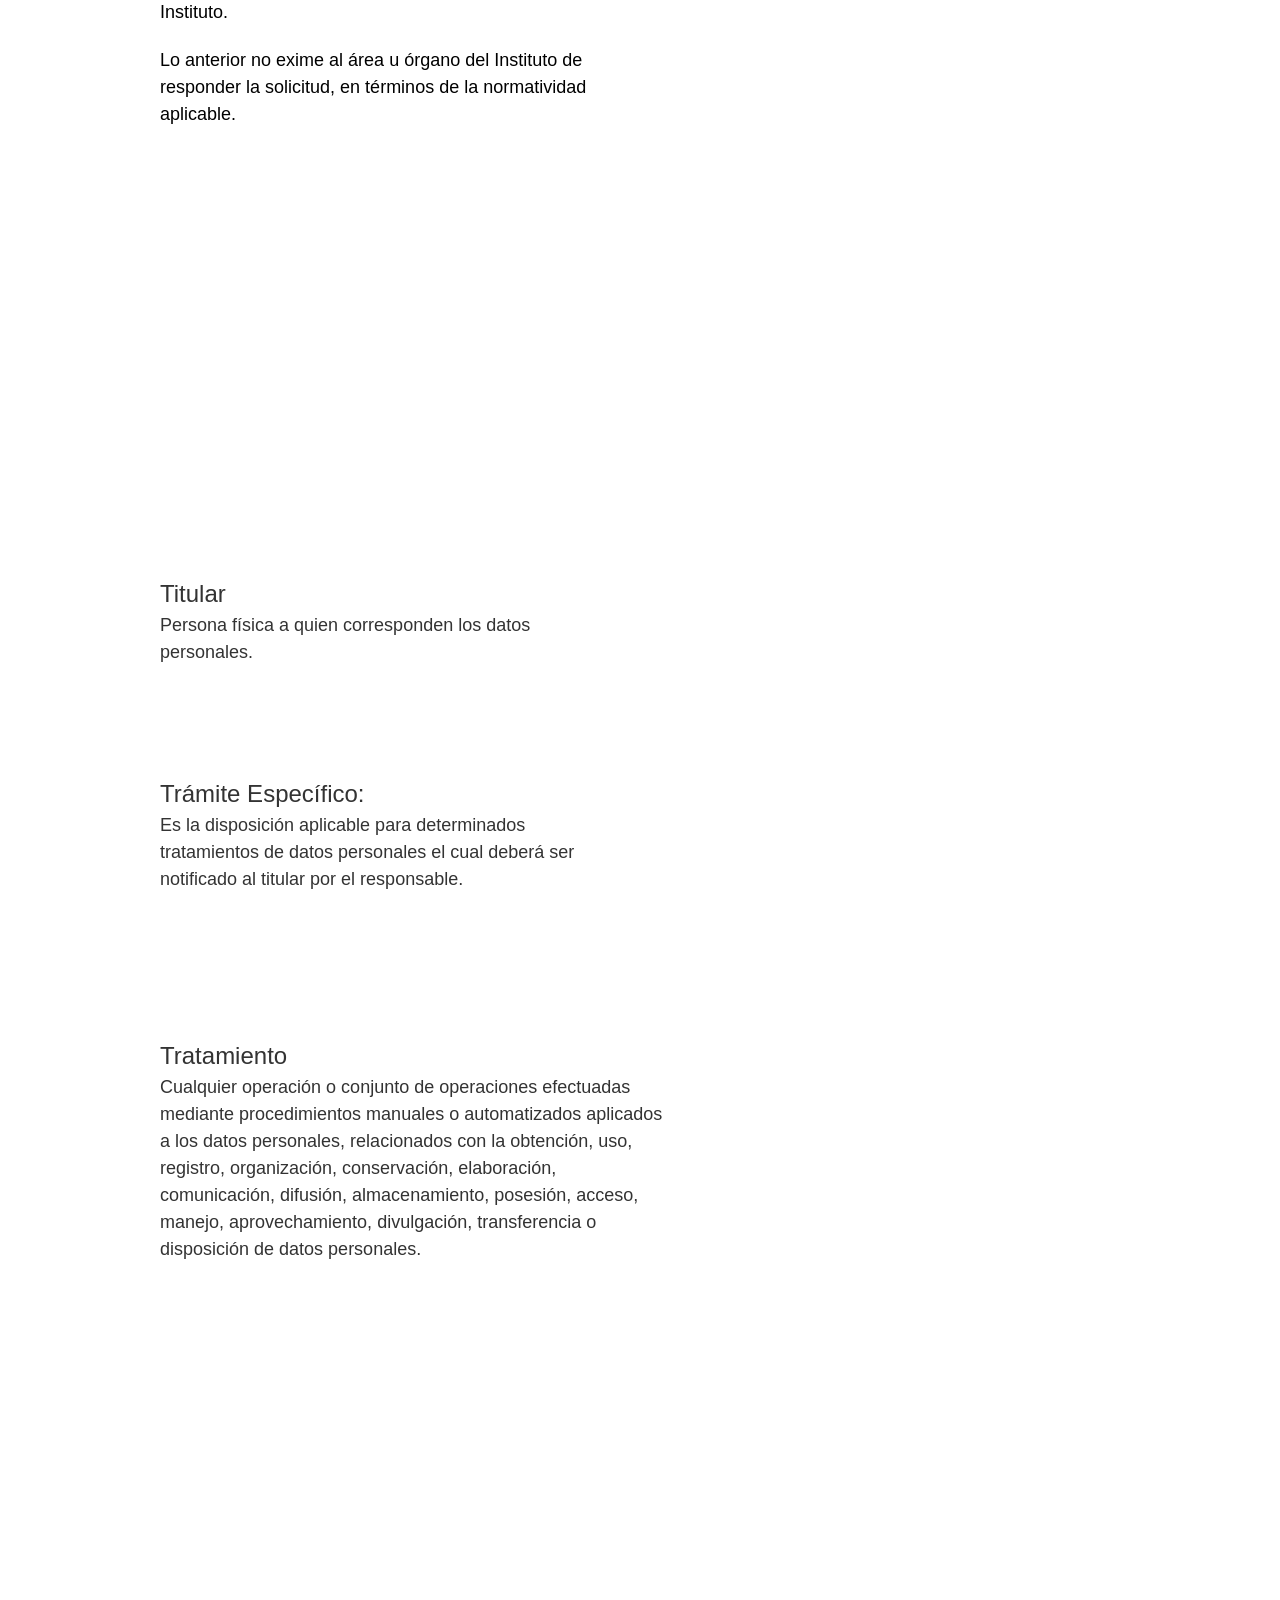
<file: glosario.html>
<!DOCTYPE html>
<html class="nojs html css_verticalspacer" lang="es-ES">
 <head>

  <meta http-equiv="Content-type" content="text/html;charset=UTF-8"/>
  <meta name="generator" content="2018.0.0.379"/>
  
  <script type="text/javascript">
   // Update the 'nojs'/'js' class on the html node
document.documentElement.className = document.documentElement.className.replace(/\bnojs\b/g, 'js');

// Check that all required assets are uploaded and up-to-date
if(typeof Muse == "undefined") window.Muse = {}; window.Muse.assets = {"required":["museutils.js", "museconfig.js", "jquery.musemenu.js", "jquery.watch.js", "require.js", "glosario.css"], "outOfDate":[]};
</script>
  
  <title>Glosario</title>
  <!-- CSS -->
  <link rel="stylesheet" type="text/css" href="css/site_global.css?crc=485903535"/>
  <link rel="stylesheet" type="text/css" href="css/master_a-p_g_-maestra.css?crc=480695819"/>
  <link rel="stylesheet" type="text/css" href="css/master_b-p_g_-maestra.css?crc=389858910"/>
  <link rel="stylesheet" type="text/css" href="css/glosario.css?crc=3934707849" id="pagesheet"/>
  <!-- IE-only CSS -->
  <!--[if lt IE 9]>
  <link rel="stylesheet" type="text/css" href="css/iefonts_glosario.css?crc=527344879"/>
  <![endif]-->
  <!-- Other scripts -->
  <script type="text/javascript">
   var __adobewebfontsappname__ = "muse";
</script>
  <!-- JS includes -->
  <script src="https://webfonts.creativecloud.com/roboto:n7,n3,n4,n5:default.js" type="text/javascript"></script>
  <!--[if lt IE 9]>
  <script src="scripts/html5shiv.js?crc=4241844378" type="text/javascript"></script>
  <![endif]-->
   </head>
 <body>

  <div class="clearfix" id="page"><!-- group -->
   <div class="clearfix grpelem" id="pu21235"><!-- group -->
    <div class="browser_width" id="u21235-bw">
     <div class="shadow" id="u21235"><!-- simple frame --></div>
    </div>
    <div class="browser_width" id="u30235-bw">
     <div id="u30235"><!-- simple frame --></div>
    </div>
    <div class="clearfix" id="u28183"><!-- group -->
     <div class="clearfix" id="u28184"><!-- group -->
      <div class="clip_frame" id="u28186"><!-- svg -->
       <img class="svg" id="u28187" src="images/svg-pegado-110549x140.svg?crc=3813966090" width="30" height="38" alt="" data-mu-svgfallback="images/svg%20pegado%20110549x140_poster_.png?crc=3772376782"/>
      </div>
      <div class="clearfix" id="u28185-4"><!-- content -->
       <p id="u28185-2"><span class="ts2-Titulos-bold-28">Glosario</span></p>
      </div>
     </div>
     <div class="clearfix" id="u28188"><!-- group -->
      <div class="clearfix" id="u28189"><!-- group -->
       <div class="rounded-corners clearfix" id="u28190"><!-- group -->
        <div class="clearfix" id="u28191-4"><!-- content -->
         <p id="u28191-2"><span class="ts6-Cuerpo-de-texto" id="u28191">Tu palabra de hoy&nbsp; : )</span></p>
        </div>
       </div>
      </div>
     </div>
    </div>
    <div class="clearfix" id="u30433"><!-- group -->
     <a class="nonblock nontext anim_swing clearfix" id="u30452-4" href="glosario.html#a"><!-- content --><p id="u30452-2"><span class="ts6-Cuerpo-de-texto" id="u30452">A</span></p></a>
     <a class="nonblock nontext anim_swing clearfix" id="u30439-4" href="glosario.html#b"><!-- content --><p id="u30439-2"><span class="ts6-Cuerpo-de-texto" id="u30439">B</span></p></a>
     <a class="nonblock nontext anim_swing clearfix" id="u30450-4" href="glosario.html#c"><!-- content --><p id="u30450-2"><span class="ts6-Cuerpo-de-texto" id="u30450">C</span></p></a>
     <a class="nonblock nontext anim_swing clearfix" id="u30438-4" href="glosario.html#d"><!-- content --><p id="u30438-2"><span class="ts6-Cuerpo-de-texto" id="u30438">D</span></p></a>
     <a class="nonblock nontext anim_swing clearfix" id="u30443-4" href="glosario.html#e"><!-- content --><p id="u30443-2"><span class="ts6-Cuerpo-de-texto" id="u30443">E</span></p></a>
     <a class="nonblock nontext anim_swing clearfix" id="u30445-4" href="glosario.html#f"><!-- content --><p id="u30445-2"><span class="ts6-Cuerpo-de-texto" id="u30445">F</span></p></a>
     <a class="nonblock nontext anim_swing clearfix" id="u30451-4" href="glosario.html#i"><!-- content --><p id="u30451-2"><span class="ts6-Cuerpo-de-texto" id="u30451">I</span></p></a>
     <a class="nonblock nontext anim_swing clearfix" id="u30440-4" href="glosario.html#m"><!-- content --><p id="u30440-2"><span class="ts6-Cuerpo-de-texto" id="u30440">M</span></p></a>
     <a class="nonblock nontext anim_swing clearfix" id="u30437-4" href="glosario.html#n"><!-- content --><p id="u30437-2"><span class="ts6-Cuerpo-de-texto" id="u30437">N</span></p></a>
     <a class="nonblock nontext anim_swing clearfix" id="u30446-4" href="glosario.html#o"><!-- content --><p id="u30446-2"><span class="ts6-Cuerpo-de-texto" id="u30446">O</span></p></a>
     <a class="nonblock nontext anim_swing clearfix" id="u30434-4" href="glosario.html#p"><!-- content --><p id="u30434-2"><span class="ts6-Cuerpo-de-texto" id="u30434">P</span></p></a>
     <a class="nonblock nontext anim_swing clearfix" id="u30442-4" href="glosario.html#r"><!-- content --><p id="u30442-2"><span class="ts6-Cuerpo-de-texto" id="u30442">R</span></p></a>
     <a class="nonblock nontext anim_swing clearfix" id="u30449-4" href="glosario.html#s"><!-- content --><p id="u30449-2"><span class="ts6-Cuerpo-de-texto" id="u30449">S</span></p></a>
     <a class="nonblock nontext anim_swing clearfix" id="u30444-4" href="glosario.html#t"><!-- content --><p id="u30444-2"><span class="ts6-Cuerpo-de-texto" id="u30444">T</span></p></a>
     <a class="nonblock nontext anim_swing clearfix" id="u30448-4" href="glosario.html#u"><!-- content --><p id="u30448-2"><span class="ts6-Cuerpo-de-texto" id="u30448">U</span></p></a>
     <a class="nonblock nontext anim_swing clearfix" id="u30447-4" href="glosario.html#v"><!-- content --><p id="u30447-2"><span class="ts6-Cuerpo-de-texto" id="u30447">V</span></p></a>
     <a class="nonblock nontext anim_swing clearfix" id="u30436-4" href="glosario.html#w"><!-- content --><p id="u30436-2"><span class="ts6-Cuerpo-de-texto" id="u30436">W</span></p></a>
     <a class="nonblock nontext anim_swing clearfix" id="u30441-4" href="glosario.html#x"><!-- content --><p id="u30441-2"><span class="ts6-Cuerpo-de-texto" id="u30441">X</span></p></a>
     <a class="nonblock nontext anim_swing clearfix" id="u30435-4" href="glosario.html#z"><!-- content --><p id="u30435-2"><span class="ts6-Cuerpo-de-texto" id="u30435">Z</span></p></a>
    </div>
    <div class="browser_width" id="u15545-bw">
     <div class="shadow" id="u15545"><!-- simple frame --></div>
    </div>
    <div class="clearfix" id="u15563"><!-- group -->
     <a class="nonblock nontext clearfix" id="u15553-4" href="index.html"><!-- content --><p>INFOMEX</p></a>
     <a class="nonblock nontext" id="u15552" href="index.html"><!-- simple frame --></a>
     <a class="nonblock nontext clearfix" id="u15554-6" href="index.html"><!-- content --><p>Sistema de acceso</p><p>a la información</p></a>
    </div>
    <nav class="MenuBar clearfix" id="menuu28602"><!-- horizontal box -->
     <div class="MenuItemContainer clearfix grpelem" id="u28609"><!-- vertical box -->
      <a class="nonblock nontext MenuItem MenuItemWithSubMenu clearfix colelem" id="u28673" href="modulo-37.html"><!-- horizontal box --><div class="MenuItemLabel clearfix grpelem" id="u28616-4"><!-- content --><p>Tutoriales de versiones públicas</p></div></a>
     </div>
     <div class="MenuItemContainer clearfix grpelem" id="u28608"><!-- vertical box -->
      <a class="nonblock nontext MenuItem MenuItemWithSubMenu clearfix colelem" id="u28672" href="modulo-22.html"><!-- horizontal box --><div class="MenuItemLabel clearfix grpelem" id="u28615-4"><!-- content --><p>Fichas técnicas y formatos tipo</p></div></a>
     </div>
      <div class="MenuItemContainer clearfix grpelem" id="u28607"><!-- vertical box -->
        <a class="nonblock nontext MenuItem MenuItemWithSubMenu MuseMenuActive clearfix colelem" id="u28671" href="modulo-19.html"><!-- horizontal box --><div class="MenuItemLabel NoWrap clearfix grpelem" id="u28614-4"><!-- content --><p>Guía de usuario</p></div></a>
      </div>
     <div class="MenuItemContainer clearfix grpelem" id="u28610"><!-- vertical box -->
      <a class="nonblock nontext MenuItem MenuItemWithSubMenu clearfix colelem" id="u28611" href="modulo-1.html"><!-- horizontal box --><div class="MenuItemLabel NoWrap clearfix grpelem" id="u28613-4"><!-- content --><p>Sección 1</p></div></a>
     </div>
     <div class="MenuItemContainer clearfix grpelem" id="u28617"><!-- vertical box -->
      <a class="nonblock nontext MenuItem MenuItemWithSubMenu clearfix colelem" id="u28618" href="modulo-5.html"><!-- horizontal box --><div class="MenuItemLabel NoWrap clearfix grpelem" id="u28620-4"><!-- content --><p>Sección 2</p></div></a>
     </div>
     <div class="MenuItemContainer clearfix grpelem" id="u28624"><!-- vertical box -->
      <a class="nonblock nontext MenuItem MenuItemWithSubMenu clearfix colelem" id="u28627" href="modulo-9.html"><!-- horizontal box --><div class="MenuItemLabel NoWrap clearfix grpelem" id="u28630-4"><!-- content --><p>Sección 3</p></div></a>
     </div>
     <div class="MenuItemContainer clearfix grpelem" id="u28689"><!-- vertical box -->
      <a class="nonblock nontext MenuItem MenuItemWithSubMenu clearfix colelem" id="u28692" href="modulo-14.html"><!-- horizontal box --><div class="MenuItemLabel NoWrap clearfix grpelem" id="u28694-4"><!-- content --><p>Sección 4</p></div></a>
     </div>
     <div class="MenuItemContainer clearfix grpelem" id="u28710"><!-- vertical box -->
      <a class="nonblock nontext MenuItem MenuItemWithSubMenu clearfix colelem" id="u28711" href="anexos.html"><!-- horizontal box --><div class="MenuItemLabel NoWrap clearfix grpelem" id="u28714-4"><!-- content --><p>Anexos</p></div></a>
     </div>
     <div class="MenuItemContainer clearfix grpelem" id="u28603"><!-- vertical box -->
      <a class="nonblock nontext MenuItem MenuItemWithSubMenu MuseMenuActive clearfix colelem" id="u28604" href="glosario.html"><!-- horizontal box --><div class="MenuItemLabel NoWrap clearfix grpelem" id="u28605-4"><!-- content --><p>Glosario</p></div></a>
     </div>
    </nav>
   </div>
   <div class="clearfix grpelem" id="pa"><!-- column -->
    <a class="anchor_item colelem" id="a"></a>
    <div class="clearfix colelem" id="u30243-7"><!-- content -->
     <p id="u30243-2"><span class="ts3-Subtitulos-24px">Acceso a Datos Personales</span></p>
     <p id="u30243-4"><span class="ts6-Cuerpo-de-texto">El solicitante puede acceder a sus datos personales en posesión del INE</span></p>
     <p>&nbsp;</p>
    </div>
    <div class="clearfix colelem" id="u30242-7"><!-- content -->
     <p id="u30242-2"><span class="ts3-Subtitulos-24px">Adjuntar</span></p>
     <p id="u30242-4"><span class="ts6-Cuerpo-de-texto">tr. Enviar algo justamente con un escrito o una comunicación electrónica.</span></p>
     <p>&nbsp;</p>
    </div>
    <div class="clearfix colelem" id="u30239-6"><!-- content -->
     <p id="u30239-2"><span class="ts3-Subtitulos-24px">Archivo</span></p>
     <p id="u30239-4"><span class="ts6-Cuerpo-de-texto">m. Inform. Conjunto de datos almacenados en la memoria de una computadora que pueda manejarse con una instrucción única.</span></p>
    </div>
    <div class="clearfix colelem" id="u30240-6"><!-- content -->
     <p id="u30240-2"><span class="ts3-Subtitulos-24px">Área Responsable u Órgano del Instituto</span></p>
     <p id="u30240-4"><span class="ts6-Cuerpo-de-texto">Aquellas Unidades Administrativas que conforman el Instituto Nacional Electoral y que en cumplimiento de sus atribuciones, funciones y competencias puedan tener información y/o datos personales bajo su resguardo.</span></p>
    </div>
    <div class="clearfix colelem" id="u30238-6"><!-- content -->
     <p id="u30238-2"><span class="ts3-Subtitulos-24px">Agilizar</span></p>
     <p id="u30238-4"><span class="ts6-Cuerpo-de-texto">tr. Hacer ágil, dar rapidez y facilidad al desarrollo de un proceso o a la realización de algo.</span></p>
    </div>
    <a class="anchor_item colelem" id="b"></a>
    <div class="clearfix colelem" id="u30244-7"><!-- content -->
     <p id="u30244-2"><span class="ts3-Subtitulos-24px">Bandeja</span></p>
     <p id="u30244-4"><span class="ts6-Cuerpo-de-texto">: f. Inform. En un programa de correo electrónico, carpeta en la que se almacenan todos los mensajes que se han recibido.</span></p>
     <p>&nbsp;</p>
    </div>
    <a class="anchor_item colelem" id="c"></a>
    <div class="clearfix colelem" id="u30280-6"><!-- content -->
     <p id="u30280-2"><span class="ts3-Subtitulos-24px">Cancelación de Datos Personales</span></p>
     <p id="u30280-4"><span class="ts6-Cuerpo-de-texto">El solicitante pide cancelar sus datos personales de los archivos, registros, expedientes y sistemas del INE.</span></p>
    </div>
    <div class="clearfix colelem" id="u30245-6"><!-- content -->
     <p id="u30245-2"><span class="ts3-Subtitulos-24px">Comité Transparencia</span></p>
     <p id="u30245-4"><span class="ts6-Cuerpo-de-texto">Órgano colegiado a que hacen referencia los artículos 43 de la Ley General de Transparencia y Acceso a la Información Pública; 64 de la Ley Federal de Transparencia y Acceso a la Información Pública; y 2, fracción V de la Ley General de Protección de Sujetos Obligados en Posesión de Sujetos Obligados.</span></p>
    </div>
    <a class="anchor_item colelem" id="d"></a>
    <div class="clearfix colelem" id="u30241-6"><!-- content -->
     <p id="u30241-2"><span class="ts3-Subtitulos-24px">Derechos ARCO</span></p>
     <p id="u30241-4"><span class="ts6-Cuerpo-de-texto">Los derechos de acceso, rectificación, cancelación y oposición al tratamiento de datos personales.</span></p>
    </div>
    <div class="clearfix colelem" id="u30298-6"><!-- content -->
     <p id="u30298-2"><span class="ts3-Subtitulos-24px">.doc</span></p>
     <p id="u30298-4"><span class="ts6-Cuerpo-de-texto">Esta extensión de archivo está en el formato de archivo binario y se compone básicamente de los marcos y los registros que se centran en el texto, formato de página, gráficos, cuadros, tablas, imágenes y otros documentos cuyo contenido es creado y editado.</span></p>
    </div>
    <a class="anchor_item colelem" id="e"></a>
    <div class="clearfix colelem" id="u30282-7"><!-- content -->
     <p id="u30282-2"><span class="ts3-Subtitulos-24px">Estatus</span></p>
     <p id="u30282-4"><span class="ts6-Cuerpo-de-texto">Referencia de la condición, posición o estado en que se encuentra una solicitud de SAI o ARCO dentro del sistema, puede ser “Recibida”, Concluida, en “Trámite Comité”</span></p>
     <p>&nbsp;</p>
    </div>
    <a class="anchor_item colelem" id="f"></a>
    <div class="clearfix colelem" id="u30281-7"><!-- content -->
     <p id="u30281-2"><span class="ts3-Subtitulos-24px">Filtro</span></p>
     <p id="u30281-4"><span class="ts6-Cuerpo-de-texto">Programa informática para procesar una corriente de datos.</span></p>
     <p>&nbsp;</p>
    </div>
    <div class="clearfix colelem" id="u30246-6"><!-- content -->
     <p id="u30246-2"><span class="ts3-Subtitulos-24px">Folio</span></p>
     <p id="u30246-4"><span class="ts6-Cuerpo-de-texto">Numeración individual de cada documento que lo identifica y diferencia de los documentos similares. En el sistema INFOMEX-INE utiliza tres tipos de folios el que el mismo sistema otorga a las solicitudes que ingresan idenficado con las siglas UT/18/XXXX, UT/SADP/18/XXX, UT/SRDP/18/XXX, UT/SCADP/18/18, UT/SODP/18/18, el que asigna la Plataforma Nacional de Transparencia 221000001234, el que el INAI asigna a los Recursos de Revisión.</span></p>
    </div>
    <a class="anchor_item colelem" id="i"></a>
    <div class="clearfix colelem" id="u30248-6"><!-- content -->
     <p id="u30248-2"><span class="ts3-Subtitulos-24px">INAI</span></p>
     <p id="u30248-4"><span class="ts6-Cuerpo-de-texto">Instituto Nacional de Transparencia, Acceso a la Información y Protección de Datos Personales.</span></p>
    </div>
    <div class="clearfix colelem" id="u30247-6"><!-- content -->
     <p id="u30247-2"><span class="ts3-Subtitulos-24px">INE</span></p>
     <p id="u30247-4"><span class="ts6-Cuerpo-de-texto">Instituto Nacional Electoral organismo público autónomo encargado de organizar las elecciones federales, es decir, la elección del Presidente de la Republica, Diputados y Senadores que integran el Congreso de la Unión, así como organizar, en coordinación con los organismos electorales de las entidades federativas, las elecciones locales en los estados de la República y la Ciudad de México.</span></p>
    </div>
    <div class="clearfix colelem" id="u30279-6"><!-- content -->
     <p id="u30279-2"><span class="ts3-Subtitulos-24px">INFOMEX</span></p>
     <p id="u30279-4"><span class="ts6-Cuerpo-de-texto">Sistema electrónico autorizado por el Instituto Nacional Electoral para tramitar las solicitudes de acceso a la información y de datos personales al interior del Instituto.</span></p>
    </div>
    <div class="clearfix colelem" id="u30249-7"><!-- content -->
     <p id="u30249-2"><span class="ts3-Subtitulos-24px">Información</span></p>
     <p id="u30249-4"><span class="ts6-Cuerpo-de-texto">La contenida en los documentos que se generen, obtengan, adquieran, transformen, o conserven por cualquier título.</span></p>
     <p>&nbsp;</p>
    </div>
    <div class="clearfix colelem" id="u30252-7"><!-- content -->
     <p id="u30252-2"><span class="ts3-Subtitulos-24px">Informe</span></p>
     <p id="u30252-4"><span class="ts6-Cuerpo-de-texto">m. Descripción, oral o escrita, de las características y circunstancias de un suceso a asunto.</span></p>
     <p>&nbsp;</p>
    </div>
    <a class="anchor_item colelem" id="m"></a>
    <div class="clearfix colelem" id="u30255-7"><!-- content -->
     <p id="u30255-2"><span class="ts3-Subtitulos-24px">MB</span></p>
     <p id="u30255-4"><span class="ts6-Cuerpo-de-texto">Megabyte. Es una cantidad de datos informáticos.</span></p>
     <p>&nbsp;</p>
    </div>
    <a class="anchor_item colelem" id="n"></a>
    <div class="clearfix colelem" id="u30250-6"><!-- content -->
     <p id="u30250-2"><span class="ts3-Subtitulos-24px">Notificación</span></p>
     <p id="u30250-4"><span class="ts6-Cuerpo-de-texto">tr. Comunicar formalmente a su destinatario una resolución administrativa o judicial.</span></p>
    </div>
    <a class="anchor_item colelem" id="o"></a>
    <div class="clearfix colelem" id="u30253-7"><!-- content -->
     <p id="u30253-2"><span class="ts3-Subtitulos-24px">Operación</span></p>
     <p id="u30253-4"><span class="ts6-Cuerpo-de-texto">f. Ejecución de algo.</span></p>
     <p>&nbsp;</p>
    </div>
    <div class="clearfix colelem" id="u30256-6"><!-- content -->
     <p id="u30256-2"><span class="ts3-Subtitulos-24px">Oposición de Datos Personales</span></p>
     <p id="u30256-4"><span class="ts6-Cuerpo-de-texto">: Oponerse al tratamiento de sus datos persona¬les o exigir el cese de este cuando se utilicen para finalidades diferentes, exista una causa legítima y su situación así lo requiera o no desee que se lleve a cabo el tratamiento de sus datos perso¬nales para fines específico.</span></p>
    </div>
    <div class="clearfix colelem" id="u30251-6"><!-- content -->
     <p id="u30251-2"><span class="ts3-Subtitulos-24px">Orden de cumplimiento</span></p>
     <p id="u30251-4"><span class="ts6-Cuerpo-de-texto">tr. Comunicar formalmente a su destinatario una resolución administrativa o judicial.</span></p>
    </div>
    <a class="anchor_item colelem" id="p"></a>
    <div class="clearfix colelem" id="u30254-6"><!-- content -->
     <p id="u30254-2"><span class="ts3-Subtitulos-24px">PDF</span></p>
     <p id="u30254-4"><span class="ts6-Cuerpo-de-texto">(sigla del inglés Portable Document Format, «formato de documento portátil») es un formato de almacenamiento para documentos digitales independiente de plataformas de software o hardware. Este formato es de tipo compuesto (imagen vectorial, mapa de bits y texto).</span></p>
    </div>
    <div class="clearfix colelem" id="u30257-7"><!-- content -->
     <p id="u30257-2"><span class="ts3-Subtitulos-24px">PNT</span></p>
     <p id="u30257-4"><span class="ts6-Cuerpo-de-texto">Plataforma Nacional de Transparencia herramienta tecnológica que permite cumplir con los procedimientos, obligaciones y disposiciones de la Ley General de Transparencia y Acceso a la Información Pública en atención a las necesidades de accesibilidad de los usuarios.</span></p>
     <p>&nbsp;</p>
    </div>
    <div class="clearfix colelem" id="u30258-7"><!-- content -->
     <p id="u30258-2"><span class="ts3-Subtitulos-24px">Prevención</span></p>
     <p id="u30258-4"><span class="ts6-Cuerpo-de-texto">f. Preparación y disposición que se hace anticipadamente para evitar un riesgo o ejecutar algo.</span></p>
     <p>&nbsp;</p>
    </div>
    <div class="clearfix colelem" id="u30259-7"><!-- content -->
     <p id="u30259-2"><span class="ts3-Subtitulos-24px">Proceso</span></p>
     <p id="u30259-4"><span class="ts6-Cuerpo-de-texto">m. Conjunto de las fases sucesivas de un fenómeno natural o de una operación artificial.</span></p>
     <p>&nbsp;</p>
    </div>
    <a class="anchor_item colelem" id="r"></a>
    <div class="clearfix colelem" id="u30260-7"><!-- content -->
     <p id="u30260-2"><span class="ts3-Subtitulos-24px">RA</span></p>
     <p id="u30260-4"><span class="ts6-Cuerpo-de-texto">Requerimiento de Aclaración</span></p>
     <p>&nbsp;</p>
    </div>
    <div class="clearfix colelem" id="u30261-7"><!-- content -->
     <p id="u30261-2"><span class="ts3-Subtitulos-24px">Recepción</span></p>
     <p id="u30261-4"><span class="ts6-Cuerpo-de-texto">f. Acción y efecto de recibir.</span></p>
     <p>&nbsp;</p>
    </div>
    <div class="clearfix colelem" id="u30262-7"><!-- content -->
     <p id="u30262-2"><span class="ts3-Subtitulos-24px">Rectificación de Datos Personales</span></p>
     <p id="u30262-4"><span class="ts6-Cuerpo-de-texto">Rectificar sus datos cuando sean inexactos, in¬completos o no se encuentren actualizados.</span></p>
     <p>&nbsp;</p>
    </div>
    <div class="clearfix colelem" id="u30263-6"><!-- content -->
     <p id="u30263-2"><span class="ts3-Subtitulos-24px">Recurso de revisión</span></p>
     <p id="u30263-4"><span class="ts6-Cuerpo-de-texto">Trámite mediante el cual un solicitante puede inconformarse por&nbsp; la respuesta que cualquier&nbsp; institución.</span></p>
    </div>
    <div class="clearfix colelem" id="u30265-6"><!-- content -->
     <p id="u30265-2"><span class="ts3-Subtitulos-24px">Requerimiento</span></p>
     <p id="u30265-4"><span class="ts6-Cuerpo-de-texto">Solicitud con la finalidad de recabar, aclarar la información solicitada.</span></p>
    </div>
    <div class="clearfix colelem" id="u30264-7"><!-- content -->
     <p id="u30264-2"><span class="ts3-Subtitulos-24px">Resolución</span></p>
     <p id="u30264-4"><span class="ts6-Cuerpo-de-texto">Determinación de autoridad competente que pone fin a un procedimiento.</span></p>
     <p>&nbsp;</p>
    </div>
    <div class="clearfix colelem" id="u30266-6"><!-- content -->
     <p id="u30266-2"><span class="ts3-Subtitulos-24px">RII</span></p>
     <p id="u30266-4"><span class="ts6-Cuerpo-de-texto">Requerimiento Intermedio de Información</span></p>
    </div>
    <a class="anchor_item colelem" id="s"></a>
    <div class="clearfix colelem" id="u30267-6"><!-- content -->
     <p id="u30267-2"><span class="ts3-Subtitulos-24px">Solicitud</span></p>
     <p id="u30267-4"><span class="ts6-Cuerpo-de-texto">Medio por el que el titular de los datos personales o su representante puede acceder, rectificar, cancelar u oponerse a los datos personales que obren en posesión del INE.</span></p>
    </div>
    <div class="clearfix colelem" id="u30268-10"><!-- content -->
     <p id="u30268-2"><span class="ts3-Subtitulos-24px">Sugerencia de turno</span></p>
     <p id="u30268-4"><span class="normal">Acción optativa para las áreas u órganos del Instituto, en la cual pueden sugerir a la Unidad de Transparencia, que una solicitud sea turnada a otra(s) áreas del Instituto.</span></p>
     <p>&nbsp;</p>
     <p id="u30268-7"><span class="normal">Lo anterior no exime al área u órgano del Instituto de responder la solicitud, en términos de la normatividad aplicable.</span></p>
     <p>&nbsp;</p>
    </div>
    <a class="anchor_item colelem" id="t"></a>
    <div class="clearfix colelem" id="u30269-6"><!-- content -->
     <p id="u30269-2"><span class="ts3-Subtitulos-24px">Titular</span></p>
     <p id="u30269-4"><span class="ts6-Cuerpo-de-texto">Persona física a quien corresponden los datos personales.</span></p>
    </div>
    <div class="clearfix colelem" id="u30270-6"><!-- content -->
     <p id="u30270-2"><span class="ts3-Subtitulos-24px">Trámite Específico:</span></p>
     <p id="u30270-4"><span class="ts6-Cuerpo-de-texto">Es la disposición aplicable para determinados tratamientos de datos personales el cual deberá ser notificado al titular por el responsable.</span></p>
    </div>
    <div class="clearfix colelem" id="u30271-6"><!-- content -->
     <p id="u30271-2"><span class="ts3-Subtitulos-24px">Tratamiento</span></p>
     <p id="u30271-4"><span class="ts6-Cuerpo-de-texto">Cualquier operación o conjunto de operaciones efectuadas mediante procedimientos manuales o automatizados aplicados a los datos personales, relacionados con la obtención, uso, registro, organización, conservación, elaboración, comunicación, difusión, almacenamiento, posesión, acceso, manejo, aprovechamiento, divulgación, transferencia o disposición de datos personales.</span></p>
    </div>
    <a class="anchor_item colelem" id="u"></a>
    <div class="clearfix colelem" id="u30278-6"><!-- content -->
     <p id="u30278-2"><span class="ts3-Subtitulos-24px">UT</span></p>
     <p id="u30278-4"><span class="ts6-Cuerpo-de-texto">Unidad de Transparencia</span></p>
    </div>
    <div class="clearfix colelem" id="u30277-6"><!-- content -->
     <p id="u30277-2"><span class="ts3-Subtitulos-24px">Unidad de Transparencia</span></p>
     <p id="u30277-4"><span class="ts6-Cuerpo-de-texto">Es el área encargada de establecer los mecanismos y buenas prácticas para fortalecer la cultura Institucional de transparencia, rendición de cuentas y protección de datos personales, así como para potenciar el derecho a la información.</span></p>
    </div>
    <a class="anchor_item colelem" id="v"></a>
    <div class="clearfix colelem" id="u30272-6"><!-- content -->
     <p id="u30272-2"><span class="ts3-Subtitulos-24px">Vencimiento</span></p>
     <p id="u30272-4"><span class="ts6-Cuerpo-de-texto">m. Cumplimiento de plazo de una obligación.</span></p>
    </div>
    <div class="clearfix colelem" id="u30276-8"><!-- content -->
     <p id="u30276-2"><span class="ts3-Subtitulos-24px">Vista Previa</span></p>
     <p id="u30276-4"><span class="ts6-Cuerpo-de-texto">Muestra o visualización anticipada de algo.</span></p>
     <p>&nbsp;</p>
     <p>&nbsp;</p>
    </div>
    <a class="anchor_item colelem" id="w"></a>
    <div class="clearfix colelem" id="u30273-6"><!-- content -->
     <p id="u30273-2"><span class="ts3-Subtitulos-24px">WORD</span></p>
     <p id="u30273-4"><span class="ts6-Cuerpo-de-texto">Programa informático orientado al procesamiento de textos. Fue creado por la empresa Microsoft, y viene integrado predeterminadamente en el paquete ofimático denominado Microsoft Office.</span></p>
    </div>
    <a class="anchor_item colelem" id="x"></a>
    <div class="clearfix colelem" id="u30274-6"><!-- content -->
     <p id="u30274-2"><span class="ts3-Subtitulos-24px">.xls</span></p>
     <p id="u30274-4"><span class="ts6-Cuerpo-de-texto">Microsoft Excel. El contenido de un documento XLS normalmente incluye piezas estadísticas y numéricas de los datos que están etiquetados con el texto. Gráficos o imágenes también se pueden incluir en las celdas, filas y columnas de una .xls hoja de cálculo.</span></p>
    </div>
    <a class="anchor_item colelem" id="z"></a>
    <div class="clearfix colelem" id="u30275-6"><!-- content -->
     <p id="u30275-2"><span class="ts3-Subtitulos-24px">.zif</span></p>
     <p id="u30275-4"><span class="ts6-Cuerpo-de-texto">Es un formato de compresión sin pérdida, muy utilizado para la compresión de datos como documentos, imágenes o programas.</span></p>
    </div>
   </div>
   <div class="verticalspacer" data-offset-top="18816" data-content-above-spacer="18816" data-content-below-spacer="174"></div>
   <div class="browser_width grpelem" id="u4093-bw">
    <div id="u4093"><!-- group -->
     <div class="clearfix" id="u4093_align_to_page">
      <div class="clip_frame grpelem" id="u4096"><!-- svg -->
       <img class="svg" id="u4097" src="images/svg-pegado-625196x190.svg?crc=474778767" width="84" height="25" alt="" data-mu-svgfallback="images/svg%20pegado%20625196x190_poster_.png?crc=4082289223"/>
      </div>
       <div class="clearfix grpelem" id="u4094-4"><!-- content -->
        <p><span class="normal" id="u4094">© INE México 2023</span></p>
       </div>
       <div class="clearfix grpelem" id="u4095-4"><!-- content -->
       <p><span class="ts6-Cuerpo-de-texto" id="u4095">Última actualización 01/03/2022</span></p>
      </div>
     </div>
    </div>
   </div>
  </div>
  <!-- Other scripts -->
  <script type="text/javascript">
   // Decide weather to suppress missing file error or not based on preference setting
var suppressMissingFileError = false
</script>
  <script type="text/javascript">
   window.Muse.assets.check=function(d){if(!window.Muse.assets.checked){window.Muse.assets.checked=!0;var b={},c=function(a,b){if(window.getComputedStyle){var c=window.getComputedStyle(a,null);return c&&c.getPropertyValue(b)||c&&c[b]||""}if(document.documentElement.currentStyle)return(c=a.currentStyle)&&c[b]||a.style&&a.style[b]||"";return""},a=function(a){if(a.match(/^rgb/))return a=a.replace(/\s+/g,"").match(/([\d\,]+)/gi)[0].split(","),(parseInt(a[0])<<16)+(parseInt(a[1])<<8)+parseInt(a[2]);if(a.match(/^\#/))return parseInt(a.substr(1),

16);return 0},g=function(g){for(var f=document.getElementsByTagName("link"),h=0;h<f.length;h++)if("text/css"==f[h].type){var i=(f[h].href||"").match(/\/?css\/([\w\-]+\.css)\?crc=(\d+)/);if(!i||!i[1]||!i[2])break;b[i[1]]=i[2]}f=document.createElement("div");f.className="version";f.style.cssText="display:none; width:1px; height:1px;";document.getElementsByTagName("body")[0].appendChild(f);for(h=0;h<Muse.assets.required.length;){var i=Muse.assets.required[h],l=i.match(/([\w\-\.]+)\.(\w+)$/),k=l&&l[1]?

l[1]:null,l=l&&l[2]?l[2]:null;switch(l.toLowerCase()){case "css":k=k.replace(/\W/gi,"_").replace(/^([^a-z])/gi,"_$1");f.className+=" "+k;k=a(c(f,"color"));l=a(c(f,"backgroundColor"));k!=0||l!=0?(Muse.assets.required.splice(h,1),"undefined"!=typeof b[i]&&(k!=b[i]>>>24||l!=(b[i]&16777215))&&Muse.assets.outOfDate.push(i)):h++;f.className="version";break;case "js":h++;break;default:throw Error("Unsupported file type: "+l);}}d?d().jquery!="1.8.3"&&Muse.assets.outOfDate.push("jquery-1.8.3.min.js"):Muse.assets.required.push("jquery-1.8.3.min.js");

f.parentNode.removeChild(f);if(Muse.assets.outOfDate.length||Muse.assets.required.length)f="Puede que determinados archivos falten en el servidor o sean incorrectos. Limpie la cache del navegador e inténtelo de nuevo. Si el problema persiste, póngase en contacto con el administrador del sitio web.",g&&Muse.assets.outOfDate.length&&(f+="\nOut of date: "+Muse.assets.outOfDate.join(",")),g&&Muse.assets.required.length&&(f+="\nMissing: "+Muse.assets.required.join(",")),suppressMissingFileError?(f+="\nUse SuppressMissingFileError key in AppPrefs.xml to show missing file error pop up.",console.log(f)):alert(f)};location&&location.search&&location.search.match&&location.search.match(/muse_debug/gi)?

setTimeout(function(){g(!0)},5E3):g()}};

var muse_init=function(){require.config({baseUrl:""});require(["jquery","museutils","whatinput","jquery.musemenu","jquery.watch"],function(d){var $ = d;$(document).ready(function(){try{
window.Muse.assets.check($);/* body */
Muse.Utils.transformMarkupToFixBrowserProblemsPreInit();/* body */
Muse.Utils.prepHyperlinks(true);/* body */
Muse.Utils.resizeHeight('.browser_width');/* resize height */
Muse.Utils.requestAnimationFrame(function() { $('body').addClass('initialized'); });/* mark body as initialized */
Muse.Utils.makeButtonsVisibleAfterSettingMinWidth();/* body */
Muse.Utils.initWidget('.MenuBar', ['#bp_infinity'], function(elem) { return $(elem).museMenu(); });/* unifiedNavBar */
Muse.Utils.fullPage('#page');/* 100% height page */
Muse.Utils.showWidgetsWhenReady();/* body */
Muse.Utils.transformMarkupToFixBrowserProblems();/* body */
}catch(b){if(b&&"function"==typeof b.notify?b.notify():Muse.Assert.fail("Error calling selector function: "+b),false)throw b;}})})};


</script>
  <!-- RequireJS script -->
  <script src="scripts/require.js?crc=4157109226" type="text/javascript" async data-main="scripts/museconfig.js?crc=4153641093" onload="if (requirejs) requirejs.onError = function(requireType, requireModule) { if (requireType && requireType.toString && requireType.toString().indexOf && 0 <= requireType.toString().indexOf('#scripterror')) window.Muse.assets.check(); }" onerror="window.Muse.assets.check();"></script>
   </body>
</html>
</file>
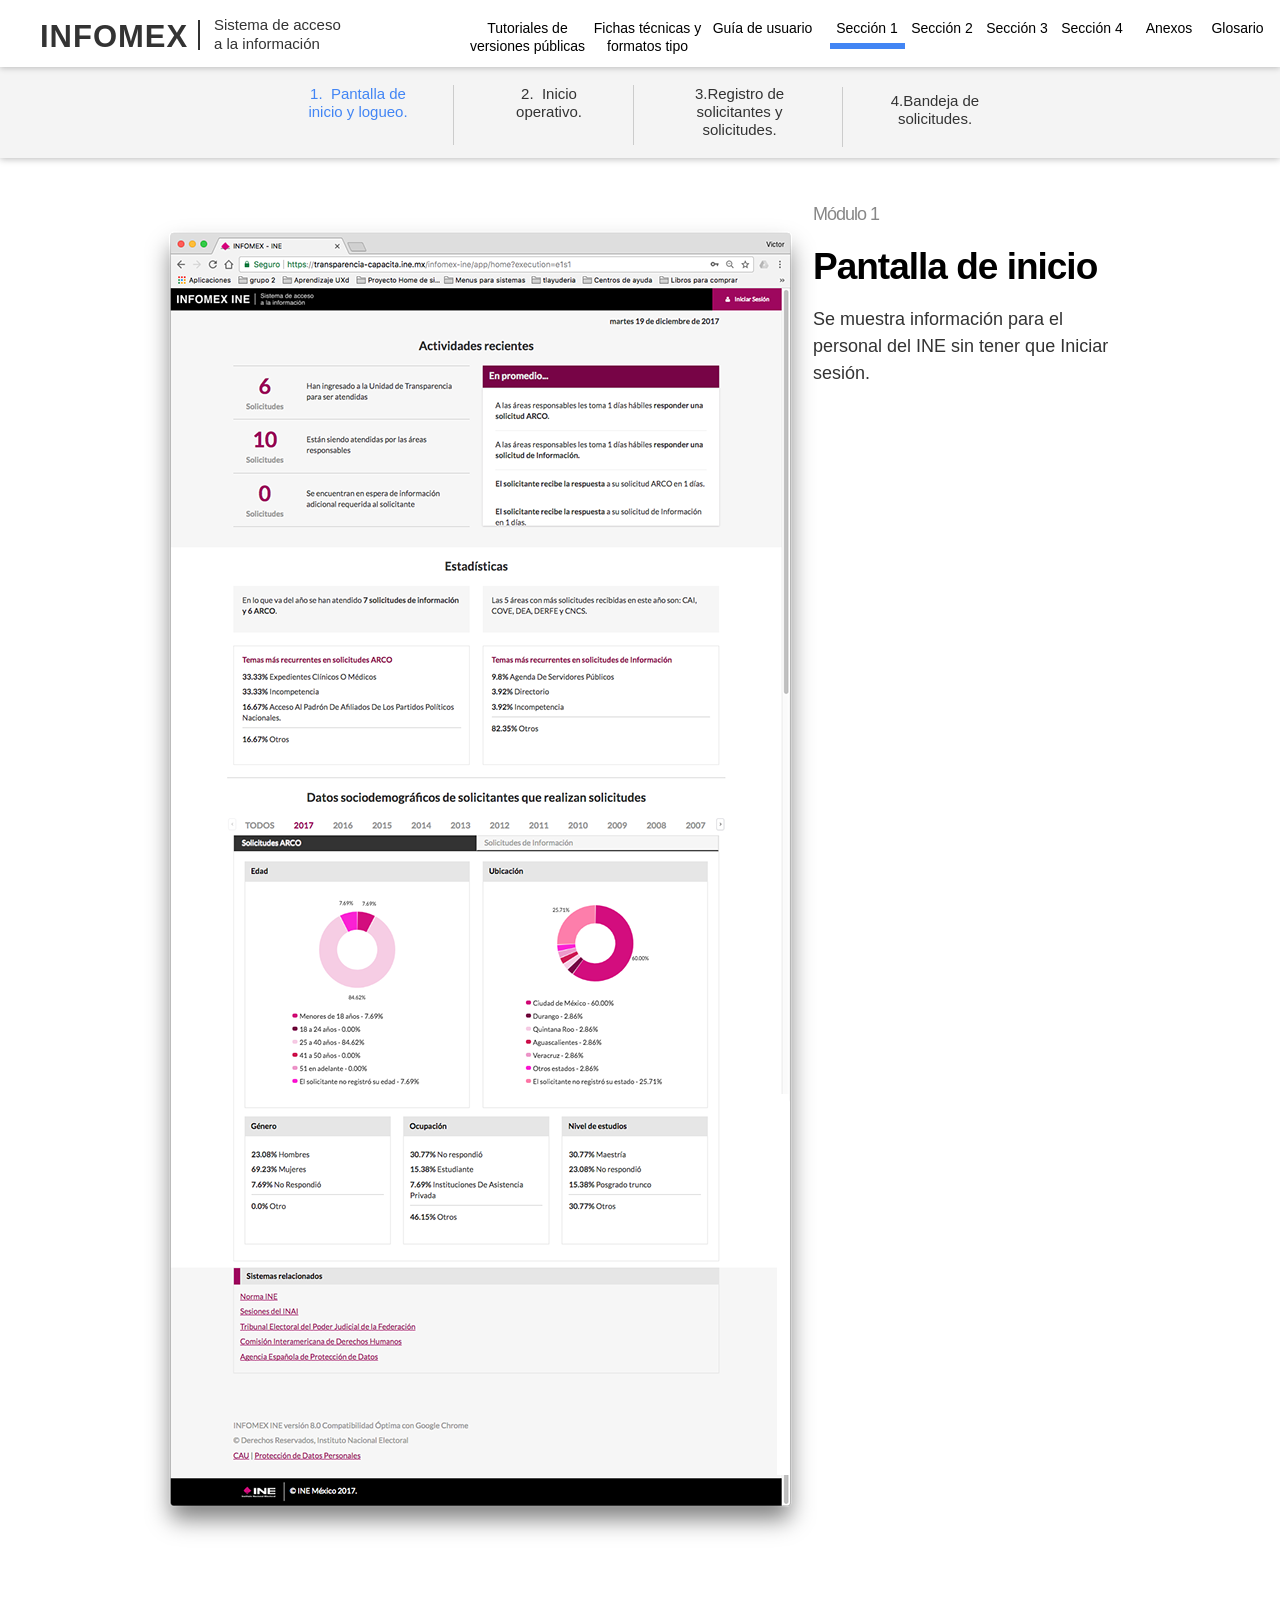
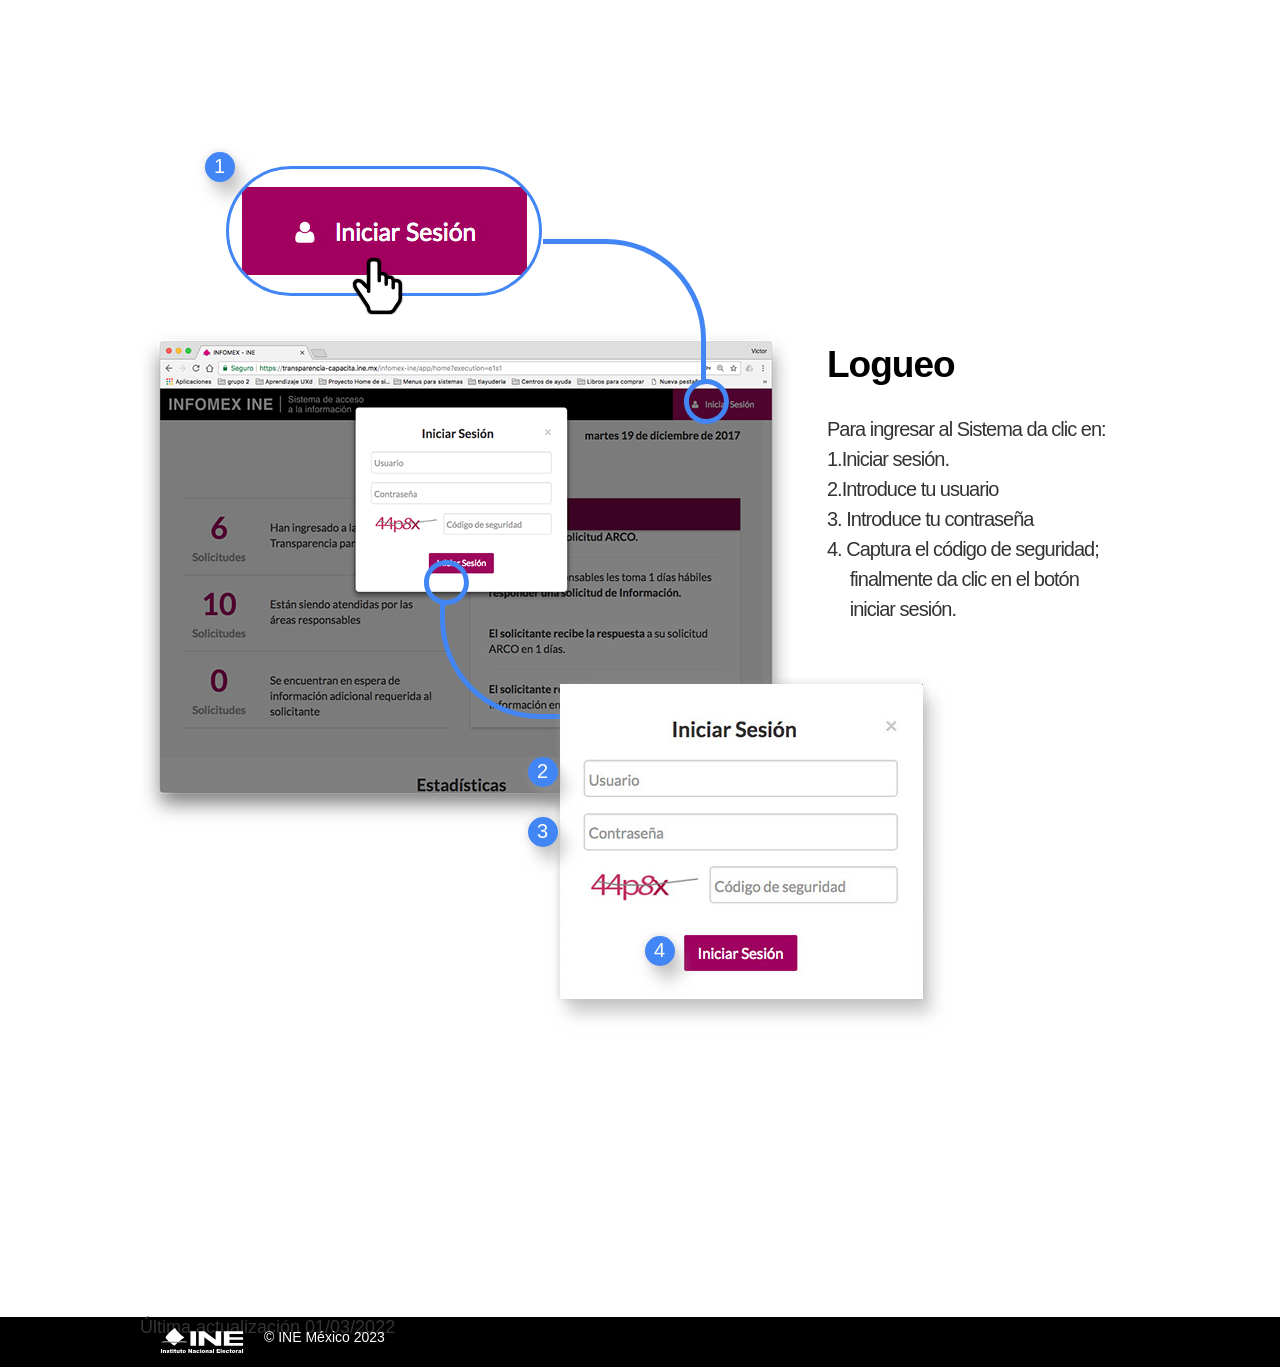
<file: modulo-1.html>
<!DOCTYPE html>
<html class="nojs html css_verticalspacer" lang="es-ES">
 <head>

  <meta http-equiv="Content-type" content="text/html;charset=UTF-8"/>
  <meta name="generator" content="2018.0.0.379"/>
  
  <script type="text/javascript">
   // Update the 'nojs'/'js' class on the html node
document.documentElement.className = document.documentElement.className.replace(/\bnojs\b/g, 'js');

// Check that all required assets are uploaded and up-to-date
if(typeof Muse == "undefined") window.Muse = {}; window.Muse.assets = {"required":["museutils.js", "museconfig.js", "jquery.musemenu.js", "jquery.watch.js", "require.js", "modulo-1.css"], "outOfDate":[]};
</script>
  
  <title>modulo-1</title>
  <!-- CSS -->
  <link rel="stylesheet" type="text/css" href="css/site_global.css?crc=533855552"/>
  <link rel="stylesheet" type="text/css" href="css/master_a-p_g_-maestra.css?crc=135848326"/>
  <link rel="stylesheet" type="text/css" href="css/master_b-p_g_-maestra.css?crc=389858910"/>
  <link rel="stylesheet" type="text/css" href="css/master_seccion-1.css?crc=478215779"/>
  <link rel="stylesheet" type="text/css" href="css/modulo-1.css?crc=3980077525" id="pagesheet"/>
  <!-- IE-only CSS -->
  <!--[if lt IE 9]>
  <link rel="stylesheet" type="text/css" href="css/iefonts_modulo-1.css?crc=4273509300"/>
  <![endif]-->
  <!-- Other scripts -->
  <script type="text/javascript">
   var __adobewebfontsappname__ = "muse";
</script>
  <!-- JS includes -->
  <script src="https://webfonts.creativecloud.com/roboto:n3,n4,n7:default.js" type="text/javascript"></script>
  <!--[if lt IE 9]>
  <script src="scripts/html5shiv.js?crc=4241844378" type="text/javascript"></script>
  <![endif]-->
   </head>
 <body>

  <div class="clearfix" id="page"><!-- group -->
   <div class="clearfix grpelem" id="pu21235"><!-- group -->
    <div class="browser_width" id="u21235-bw">
     <div id="u21235"><!-- simple frame --></div>
    </div>
    <a class="nonblock nontext MuseLinkActive ts7-Tablas-light-15px clearfix" id="u21238-4" href="modulo-1.html"><!-- content --><span><span class="ts7-Tablas-light-15px">1.&nbsp; Pantalla de inicio y logueo.</span></span></a>
    <a class="nonblock nontext ts7-Tablas-light-15px clearfix" id="u21239-4" href="modulo-2.html"><!-- content --><span><span class="ts7-Tablas-light-15px">2.&nbsp; Inicio operativo.</span></span></a>
    <a class="nonblock nontext ts7-Tablas-light-15px clearfix" id="u21240-4" href="modulo-3.html"><!-- content --><span><span class="ts7-Tablas-light-15px">3.Registro de solicitantes y solicitudes.</span></span></a>
    <a class="nonblock nontext ts7-Tablas-light-15px clearfix" id="u21241-4" href="modulo-4.html"><!-- content --><span><span class="ts7-Tablas-light-15px">4.Bandeja de solicitudes.</span></span></a>
    <div id="u21242"><!-- simple frame --></div>
    <div id="u21243"><!-- simple frame --></div>
    <div id="u21244"><!-- simple frame --></div>
    <div class="browser_width" id="u15545-bw">
     <div id="u15545"><!-- simple frame --></div>
    </div>
    <div class="clearfix" id="u15563"><!-- group -->
     <a class="nonblock nontext clearfix" id="u15553-4" href="index.html"><!-- content --><p>INFOMEX</p></a>
     <a class="nonblock nontext" id="u15552" href="index.html"><!-- simple frame --></a>
     <a class="nonblock nontext clearfix" id="u15554-6" href="index.html"><!-- content --><p>Sistema de acceso</p><p>a la información</p></a>
    </div>
    <nav class="MenuBar clearfix" id="menuu28602"><!-- horizontal box -->
     <div class="MenuItemContainer clearfix grpelem" id="u28609"><!-- vertical box -->
      <a class="nonblock nontext MenuItem MenuItemWithSubMenu clearfix colelem" id="u28673" href="modulo-37.html"><!-- horizontal box --><div class="MenuItemLabel clearfix grpelem" id="u28616-4"><!-- content --><p>Tutoriales de versiones públicas</p></div></a>
     </div>
     <div class="MenuItemContainer clearfix grpelem" id="u28608"><!-- vertical box -->
      <a class="nonblock nontext MenuItem MenuItemWithSubMenu clearfix colelem" id="u28672" href="modulo-22.html"><!-- horizontal box --><div class="MenuItemLabel clearfix grpelem" id="u28615-4"><!-- content --><p>Fichas técnicas y formatos tipo</p></div></a>
     </div>
      <div class="MenuItemContainer clearfix grpelem" id="u28607"><!-- vertical box -->
        <a class="nonblock nontext MenuItem MenuItemWithSubMenu clearfix colelem" id="u28671" href="modulo-19.html"><!-- horizontal box --><div class="MenuItemLabel NoWrap clearfix grpelem" id="u28614-4"><!-- content --><p>Guía de usuario</p></div></a>
      </div>
     <div class="MenuItemContainer clearfix grpelem" id="u28610"><!-- vertical box -->
      <a class="nonblock nontext MenuItem MenuItemWithSubMenu MuseMenuActive clearfix colelem" id="u28611" href="modulo-1.html"><!-- horizontal box --><div class="MenuItemLabel NoWrap clearfix grpelem" id="u28613-4"><!-- content --><p>Sección 1</p></div></a>
     </div>
     <div class="MenuItemContainer clearfix grpelem" id="u28617"><!-- vertical box -->
      <a class="nonblock nontext MenuItem MenuItemWithSubMenu clearfix colelem" id="u28618" href="modulo-5.html"><!-- horizontal box --><div class="MenuItemLabel NoWrap clearfix grpelem" id="u28620-4"><!-- content --><p>Sección 2</p></div></a>
     </div>
     <div class="MenuItemContainer clearfix grpelem" id="u28624"><!-- vertical box -->
      <a class="nonblock nontext MenuItem MenuItemWithSubMenu clearfix colelem" id="u28627" href="modulo-9.html"><!-- horizontal box --><div class="MenuItemLabel NoWrap clearfix grpelem" id="u28630-4"><!-- content --><p>Sección 3</p></div></a>
     </div>
     <div class="MenuItemContainer clearfix grpelem" id="u28689"><!-- vertical box -->
      <a class="nonblock nontext MenuItem MenuItemWithSubMenu clearfix colelem" id="u28692" href="modulo-14.html"><!-- horizontal box --><div class="MenuItemLabel NoWrap clearfix grpelem" id="u28694-4"><!-- content --><p>Sección 4</p></div></a>
     </div>
     <div class="MenuItemContainer clearfix grpelem" id="u28710"><!-- vertical box -->
      <a class="nonblock nontext MenuItem MenuItemWithSubMenu clearfix colelem" id="u28711" href="anexos.html"><!-- horizontal box --><div class="MenuItemLabel NoWrap clearfix grpelem" id="u28714-4"><!-- content --><p>Anexos</p></div></a>
     </div>
     <div class="MenuItemContainer clearfix grpelem" id="u28603"><!-- vertical box -->
      <a class="nonblock nontext MenuItem MenuItemWithSubMenu clearfix colelem" id="u28604" href="glosario.html"><!-- horizontal box --><div class="MenuItemLabel NoWrap clearfix grpelem" id="u28605-4"><!-- content --><p>Glosario</p></div></a>
     </div>
    </nav>
    <div id="u29056"><!-- simple frame --></div>
   </div>
   <div class="clearfix grpelem" id="ppu21847-4"><!-- column -->
    <div class="clearfix colelem" id="pu21847-4"><!-- group -->
     <div class="clearfix grpelem" id="u21847-4"><!-- content -->
      <p id="u21847-2"><span class="normal">Se muestra información para el personal del INE sin tener que Iniciar sesión.</span></p>
     </div>
     <div class="clearfix grpelem" id="u21848-4"><!-- content -->
      <p id="u21848-2"><span class="super-titulos" id="u21848">Pantalla de inicio</span></p>
     </div>
     <div class="clearfix grpelem" id="u21854-4"><!-- content -->
      <p id="u21854-2"><span class="normal">Módulo 1</span></p>
     </div>
     <div class="clearfix grpelem" id="u28907"><!-- column -->
      <div class="clip_frame colelem" id="u28892"><!-- image -->
       <img class="block" id="u28892_img" src="images/ventana_llegada-crop-u28892.png?crc=124831912" alt="" width="683" height="642"/>
      </div>
      <div class="clearfix colelem" id="pu28884"><!-- group -->
       <div class="clip_frame clearfix grpelem" id="u28884"><!-- image -->
        <img class="position_content" id="u28884_img" src="images/ventana_llegada_2.png?crc=125384203" alt="" width="683" height="822"/>
       </div>
       <div class="grpelem" id="u28904"><!-- simple frame --></div>
      </div>
     </div>
    </div>
    <div class="clearfix colelem" id="pu21856"><!-- group -->
     <div class="clip_frame clearfix grpelem" id="u21856"><!-- image -->
      <img class="position_content" id="u21856_img" src="images/inicio_unico.png?crc=4266873214" alt="" width="666" height="505"/>
     </div>
     <div class="clearfix grpelem" id="u21842"><!-- group -->
      <div class="shadow Sombras-nivel-2-indicadores rounded-corners clearfix grpelem" id="u21843"><!-- group -->
       <div class="clearfix grpelem" id="u21844-4"><!-- content -->
        <p id="u21844-2"><span class="normal" id="u21844">1</span></p>
       </div>
      </div>
     </div>
     <div class="rounded-corners resaltado-grueso grpelem" id="u21845" data-mu-ie-matrix="progid:DXImageTransform.Microsoft.Matrix(M11=0,M12=-1,M21=1,M22=0,SizingMethod='auto expand')" data-mu-ie-matrix-dx="-11" data-mu-ie-matrix-dy="11"><!-- simple frame --></div>
     <div class="resaltado-grueso clearfix grpelem" id="u21846"><!-- group -->
      <div class="clip_frame grpelem" id="u21850"><!-- svg -->
       <img class="svg" id="u21851" src="images/svg-pegado-485x548.svg?crc=3825345961" width="53" height="60" alt="" data-mu-svgfallback="images/svg%20pegado%20485x548_poster_.png?crc=3929891242"/>
      </div>
     </div>
     <div class="rounded-corners grpelem" id="u21849" data-mu-ie-matrix="progid:DXImageTransform.Microsoft.Matrix(M11=0.7986,M12=-0.6018,M21=0.6018,M22=0.7986,SizingMethod='auto expand')" data-mu-ie-matrix-dx="-9" data-mu-ie-matrix-dy="-9"><!-- simple frame --></div>
     <div class="rounded-corners grpelem" id="u21852" data-mu-ie-matrix="progid:DXImageTransform.Microsoft.Matrix(M11=0.7986,M12=-0.6018,M21=0.6018,M22=0.7986,SizingMethod='auto expand')" data-mu-ie-matrix-dx="-9" data-mu-ie-matrix-dy="-9"><!-- simple frame --></div>
     <div class="clearfix grpelem" id="u21853-4"><!-- content -->
      <p id="u21853-2"><span class="super-titulos">Logueo</span></p>
     </div>
     <div class="clearfix grpelem" id="u21855-17"><!-- content -->
      <p id="u21855-2"><span class="normal" id="u21855">Para ingresar al Sistema da clic en:</span></p>
      <p id="u21855-4"><span class="normal" id="u21855-3">1.Iniciar sesión.</span></p>
      <p id="u21855-6"><span class="normal" id="u21855-5">2.Introduce tu usuario</span></p>
      <p id="u21855-8"><span class="normal" id="u21855-7">3. Introduce tu contraseña</span></p>
      <p id="u21855-10"><span class="normal" id="u21855-9">4. Captura el código de seguridad;</span></p>
      <p id="u21855-12"><span class="normal" id="u21855-11">&nbsp;&nbsp;&nbsp;&nbsp; finalmente da clic en el botón</span></p>
      <p id="u21855-14"><span class="normal" id="u21855-13">&nbsp;&nbsp;&nbsp;&nbsp; iniciar sesión.</span></p>
      <p id="u21855-15">&nbsp;</p>
     </div>
     <div class="rounded-corners resaltado-grueso-redondo grpelem" id="u21858" data-mu-ie-matrix="progid:DXImageTransform.Microsoft.Matrix(M11=0,M12=1,M21=-1,M22=0,SizingMethod='auto expand')" data-mu-ie-matrix-dx="-3" data-mu-ie-matrix-dy="3"><!-- simple frame --></div>
     <div class="shadow Sombras-nivel-2 clip_frame clearfix grpelem" id="u21859"><!-- image -->
      <img class="position_content" id="u21859_img" src="images/logeo.jpg?crc=4220812451" alt="" width="398" height="345"/>
     </div>
     <div class="clearfix grpelem" id="u21861"><!-- group -->
      <div class="Sombras-nivel-2-indicadores shadow rounded-corners clearfix grpelem" id="u21862"><!-- group -->
       <div class="clearfix grpelem" id="u21863-4"><!-- content -->
        <p id="u21863-2"><span class="normal" id="u21863">2</span></p>
       </div>
      </div>
     </div>
     <div class="clearfix grpelem" id="u28953"><!-- group -->
      <div class="Sombras-nivel-2-indicadores shadow rounded-corners clearfix grpelem" id="u28955"><!-- group -->
       <div class="clearfix grpelem" id="u28954-4"><!-- content -->
        <p id="u28954-2"><span class="normal" id="u28954">3</span></p>
       </div>
      </div>
     </div>
     <div class="clearfix grpelem" id="u28962"><!-- group -->
      <div class="Sombras-nivel-2-indicadores shadow rounded-corners clearfix grpelem" id="u28964"><!-- group -->
       <div class="clearfix grpelem" id="u28963-4"><!-- content -->
        <p id="u28963-2"><span class="normal" id="u28963">4</span></p>
       </div>
      </div>
     </div>
    </div>
   </div>
   <div class="verticalspacer" data-offset-top="2599" data-content-above-spacer="2598" data-content-below-spacer="174"></div>
   <div class="browser_width grpelem" id="u4093-bw">
    <div id="u4093"><!-- group -->
     <div class="clearfix" id="u4093_align_to_page">
      <div class="clip_frame grpelem" id="u4096"><!-- svg -->
       <img class="svg" id="u4097" src="images/svg-pegado-625196x190.svg?crc=474778767" width="84" height="25" alt="" data-mu-svgfallback="images/svg%20pegado%20625196x190_poster_.png?crc=4082289223"/>
      </div>
       <div class="clearfix grpelem" id="u4094-4"><!-- content -->
        <p><span class="normal" id="u4094">© INE México 2023</span></p>
       </div>
       <div class="clearfix grpelem" id="u4095-4"><!-- content -->
       <p><span class="ts6-Cuerpo-de-texto" id="u4095">Última actualización 01/03/2022</span></p>
      </div>
     </div>
    </div>
   </div>
  </div>
  <!-- Other scripts -->
  <script type="text/javascript">
   // Decide weather to suppress missing file error or not based on preference setting
var suppressMissingFileError = false
</script>
  <script type="text/javascript">
   window.Muse.assets.check=function(d){if(!window.Muse.assets.checked){window.Muse.assets.checked=!0;var b={},c=function(a,b){if(window.getComputedStyle){var c=window.getComputedStyle(a,null);return c&&c.getPropertyValue(b)||c&&c[b]||""}if(document.documentElement.currentStyle)return(c=a.currentStyle)&&c[b]||a.style&&a.style[b]||"";return""},a=function(a){if(a.match(/^rgb/))return a=a.replace(/\s+/g,"").match(/([\d\,]+)/gi)[0].split(","),(parseInt(a[0])<<16)+(parseInt(a[1])<<8)+parseInt(a[2]);if(a.match(/^\#/))return parseInt(a.substr(1),

16);return 0},g=function(g){for(var f=document.getElementsByTagName("link"),h=0;h<f.length;h++)if("text/css"==f[h].type){var i=(f[h].href||"").match(/\/?css\/([\w\-]+\.css)\?crc=(\d+)/);if(!i||!i[1]||!i[2])break;b[i[1]]=i[2]}f=document.createElement("div");f.className="version";f.style.cssText="display:none; width:1px; height:1px;";document.getElementsByTagName("body")[0].appendChild(f);for(h=0;h<Muse.assets.required.length;){var i=Muse.assets.required[h],l=i.match(/([\w\-\.]+)\.(\w+)$/),k=l&&l[1]?

l[1]:null,l=l&&l[2]?l[2]:null;switch(l.toLowerCase()){case "css":k=k.replace(/\W/gi,"_").replace(/^([^a-z])/gi,"_$1");f.className+=" "+k;k=a(c(f,"color"));l=a(c(f,"backgroundColor"));k!=0||l!=0?(Muse.assets.required.splice(h,1),"undefined"!=typeof b[i]&&(k!=b[i]>>>24||l!=(b[i]&16777215))&&Muse.assets.outOfDate.push(i)):h++;f.className="version";break;case "js":h++;break;default:throw Error("Unsupported file type: "+l);}}d?d().jquery!="1.8.3"&&Muse.assets.outOfDate.push("jquery-1.8.3.min.js"):Muse.assets.required.push("jquery-1.8.3.min.js");

f.parentNode.removeChild(f);if(Muse.assets.outOfDate.length||Muse.assets.required.length)f="Puede que determinados archivos falten en el servidor o sean incorrectos. Limpie la cache del navegador e inténtelo de nuevo. Si el problema persiste, póngase en contacto con el administrador del sitio web.",g&&Muse.assets.outOfDate.length&&(f+="\nOut of date: "+Muse.assets.outOfDate.join(",")),g&&Muse.assets.required.length&&(f+="\nMissing: "+Muse.assets.required.join(",")),suppressMissingFileError?(f+="\nUse SuppressMissingFileError key in AppPrefs.xml to show missing file error pop up.",console.log(f)):alert(f)};location&&location.search&&location.search.match&&location.search.match(/muse_debug/gi)?

setTimeout(function(){g(!0)},5E3):g()}};

var muse_init=function(){require.config({baseUrl:""});require(["jquery","museutils","whatinput","jquery.musemenu","jquery.watch"],function(d){var $ = d;$(document).ready(function(){try{
window.Muse.assets.check($);/* body */
Muse.Utils.transformMarkupToFixBrowserProblemsPreInit();/* body */
Muse.Utils.prepHyperlinks(true);/* body */
Muse.Utils.resizeHeight('.browser_width');/* resize height */
Muse.Utils.requestAnimationFrame(function() { $('body').addClass('initialized'); });/* mark body as initialized */
Muse.Utils.makeButtonsVisibleAfterSettingMinWidth();/* body */
Muse.Utils.initWidget('.MenuBar', ['#bp_infinity'], function(elem) { return $(elem).museMenu(); });/* unifiedNavBar */
Muse.Utils.fullPage('#page');/* 100% height page */
Muse.Utils.showWidgetsWhenReady();/* body */
Muse.Utils.transformMarkupToFixBrowserProblems();/* body */
}catch(b){if(b&&"function"==typeof b.notify?b.notify():Muse.Assert.fail("Error calling selector function: "+b),false)throw b;}})})};


</script>
  <!-- RequireJS script -->
  <script src="scripts/require.js?crc=4157109226" type="text/javascript" async data-main="scripts/museconfig.js?crc=4153641093" onload="if (requirejs) requirejs.onError = function(requireType, requireModule) { if (requireType && requireType.toString && requireType.toString().indexOf && 0 <= requireType.toString().indexOf('#scripterror')) window.Muse.assets.check(); }" onerror="window.Muse.assets.check();"></script>
   </body>
</html>
</file>
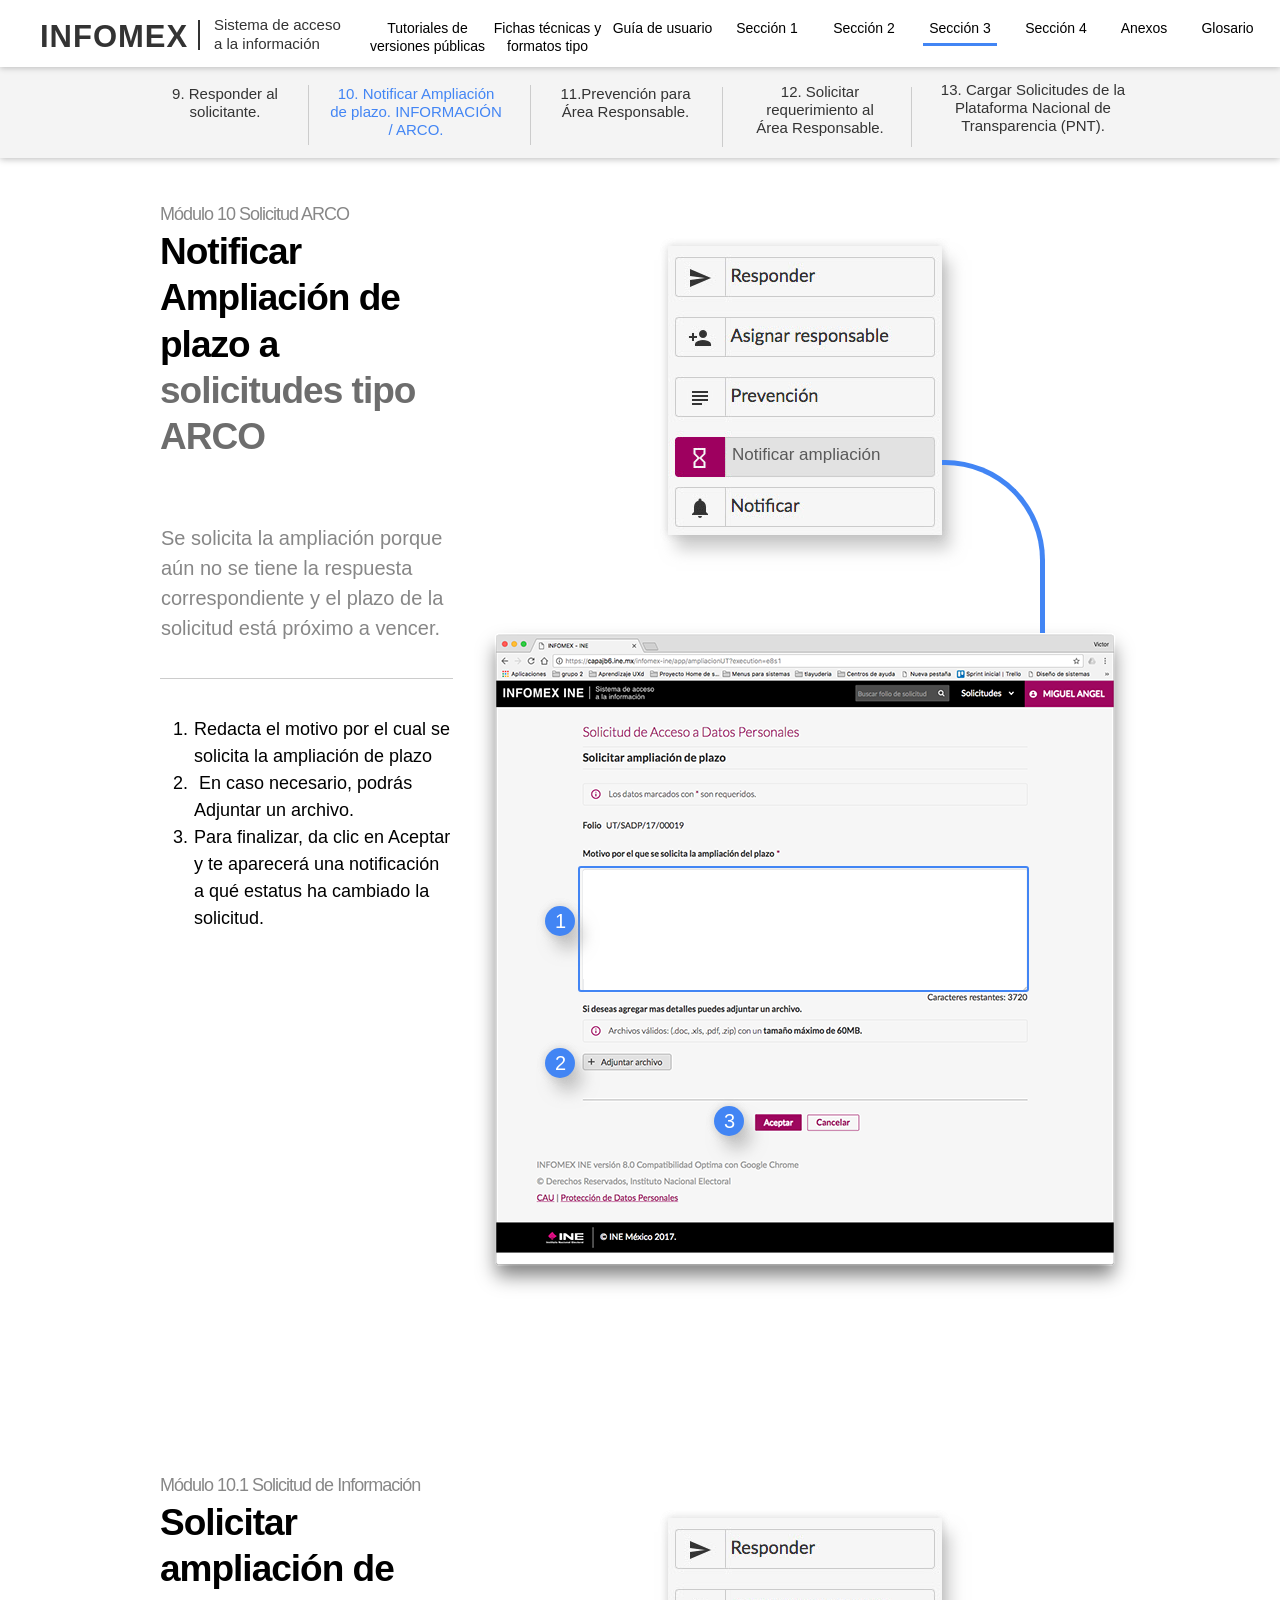
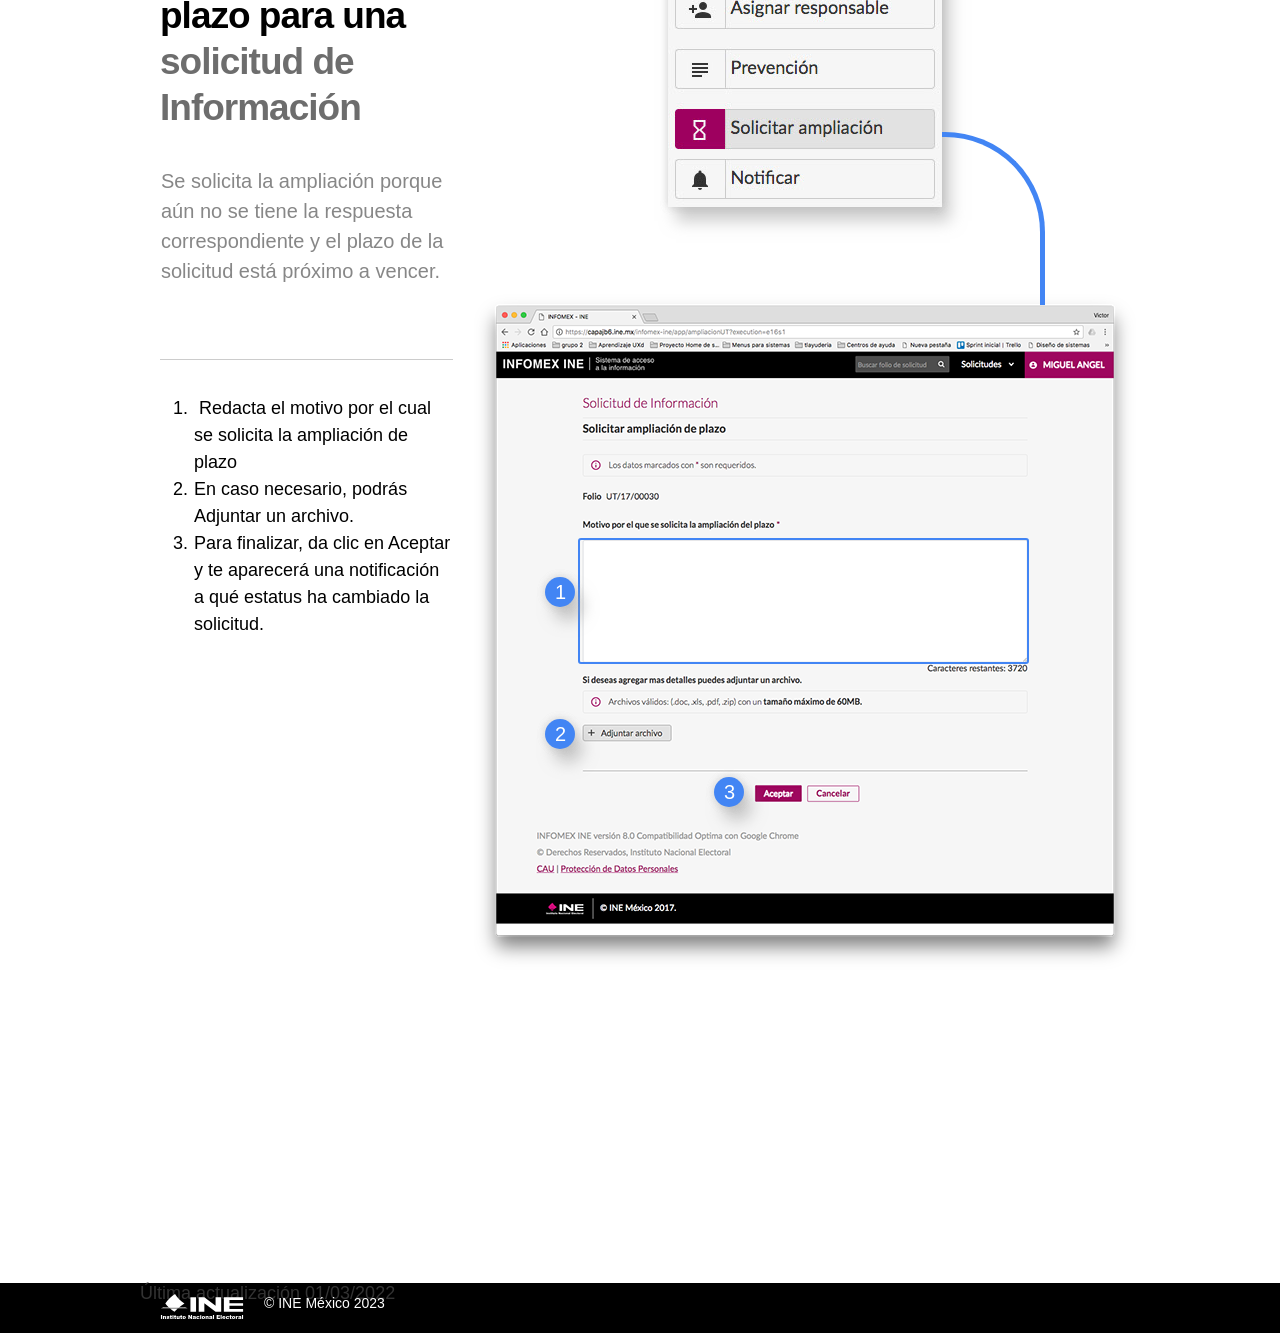
<file: modulo-10.html>
<!DOCTYPE html>
<html class="nojs html css_verticalspacer" lang="es-ES">
 <head>

  <meta http-equiv="Content-type" content="text/html;charset=UTF-8"/>
  <meta name="generator" content="2018.0.0.379"/>
  
  <script type="text/javascript">
   // Update the 'nojs'/'js' class on the html node
document.documentElement.className = document.documentElement.className.replace(/\bnojs\b/g, 'js');

// Check that all required assets are uploaded and up-to-date
if(typeof Muse == "undefined") window.Muse = {}; window.Muse.assets = {"required":["museutils.js", "museconfig.js", "jquery.musemenu.js", "jquery.watch.js", "require.js", "modulo-10.css"], "outOfDate":[]};
</script>
  
  <title>modulo-10</title>
  <!-- CSS -->
  <link rel="stylesheet" type="text/css" href="css/site_global.css?crc=533855552"/>
  <link rel="stylesheet" type="text/css" href="css/master_a-p_g_-maestra.css?crc=135848326"/>
  <link rel="stylesheet" type="text/css" href="css/master_b-p_g_-maestra.css?crc=389858910"/>
  <link rel="stylesheet" type="text/css" href="css/master_seccion-3.css?crc=231900699"/>
  <link rel="stylesheet" type="text/css" href="css/modulo-10.css?crc=4264117431" id="pagesheet"/>
  <!-- IE-only CSS -->
  <!--[if lt IE 9]>
  <link rel="stylesheet" type="text/css" href="css/iefonts_modulo-10.css?crc=430940823"/>
  <![endif]-->
  <!-- Other scripts -->
  <script type="text/javascript">
   var __adobewebfontsappname__ = "muse";
</script>
  <!-- JS includes -->
  <script src="https://webfonts.creativecloud.com/roboto:n3,n7,n4:default.js" type="text/javascript"></script>
  <!--[if lt IE 9]>
  <script src="scripts/html5shiv.js?crc=4241844378" type="text/javascript"></script>
  <![endif]-->
   </head>
 <body>

  <div class="clearfix" id="page"><!-- group -->
   <div class="clearfix grpelem" id="u24597-3"><!-- content -->
    <p>&nbsp;</p>
   </div>
   <div class="clearfix grpelem" id="pu21235"><!-- group -->
    <div class="browser_width" id="u21235-bw">
     <div id="u21235"><!-- simple frame --></div>
    </div>
    <a class="nonblock nontext ts7-Tablas-light-15px clearfix" id="u21344-4" href="modulo-9.html"><!-- content --><span><span class="ts7-Tablas-light-15px">9. Responder al solicitante.</span></span></a>
    <div class="browser_width" id="u15545-bw">
     <div id="u15545"><!-- simple frame --></div>
    </div>
   </div>
   <div class="clearfix grpelem" id="pu24529-4"><!-- column -->
    <div class="clearfix colelem" id="u24529-4"><!-- content -->
     <p id="u24529-2"><span class="normal">Módulo 10 Solicitud ARCO</span></p>
    </div>
    <div class="clearfix colelem" id="u24530-5"><!-- content -->
     <p id="u24530-3"><span class="super-titulos">Notificar Ampliación de plazo a </span><span class="super-titulos" id="u24530-2">solicitudes tipo ARCO</span></p>
    </div>
    <div class="clearfix colelem" id="u24535-4"><!-- content -->
     <p id="u24535-2"><span class="normal" id="u24535">Se solicita la ampliación porque aún no se tiene la respuesta&nbsp;&nbsp; correspondiente y el plazo de la solicitud está próximo a vencer.</span></p>
    </div>
    <div class="colelem" id="u24534"><!-- simple frame --></div>
    <div class="clearfix colelem" id="u24533-9"><!-- content -->
     <ol class="list0 nls-None" id="u24533-7">
      <li id="u24533-2"><span class="normal">Redacta el motivo por el cual se solicita la ampliación de plazo</span></li>
      <li id="u24533-4"><span class="normal">&nbsp;En caso necesario, podrás Adjuntar un archivo.</span></li>
      <li id="u24533-6"><span class="normal">Para finalizar, da clic en Aceptar y te aparecerá una notificación a qué estatus ha cambiado la solicitud.</span></li>
     </ol>
    </div>
    <div class="clearfix colelem" id="u24594-4"><!-- content -->
     <p id="u24594-2"><span class="normal">Módulo 10.1 Solicitud de Información</span></p>
    </div>
    <div class="clearfix colelem" id="u24596-5"><!-- content -->
     <p id="u24596-3"><span class="super-titulos">Solicitar ampliación de plazo para una </span><span class="super-titulos" id="u24596-2">solicitud de Información</span></p>
    </div>
    <div class="clearfix colelem" id="u24595-4"><!-- content -->
     <p id="u24595-2"><span class="normal" id="u24595">Se solicita la ampliación porque aún no se tiene la respuesta&nbsp;&nbsp; correspondiente y el plazo de la solicitud está próximo a vencer.</span></p>
    </div>
    <div class="colelem" id="u24598"><!-- simple frame --></div>
    <div class="clearfix colelem" id="u24599-9"><!-- content -->
     <ol class="list0 nls-None" id="u24599-7">
      <li id="u24599-2"><span class="normal">&nbsp;Redacta el motivo por el cual se solicita la ampliación de plazo</span></li>
      <li id="u24599-4"><span class="normal">En caso necesario, podrás Adjuntar un archivo.</span></li>
      <li id="u24599-6"><span class="normal">Para finalizar, da clic en Aceptar y te aparecerá una notificación a qué estatus ha cambiado la solicitud.</span></li>
     </ol>
    </div>
   </div>
   <div class="clearfix grpelem" id="pu21343-4"><!-- group -->
    <a class="nonblock nontext MuseLinkActive ts7-Tablas-light-15px clearfix" id="u21343-4" href="modulo-10.html"><!-- content --><span><span class="ts7-Tablas-light-15px">10. Notificar Ampliación de plazo. INFORMACIÓN / ARCO.</span></span></a>
    <div id="u21341"><!-- simple frame --></div>
    <div class="clearfix" id="u15563"><!-- group -->
     <a class="nonblock nontext clearfix" id="u15553-4" href="index.html"><!-- content --><p>INFOMEX</p></a>
     <a class="nonblock nontext" id="u15552" href="index.html"><!-- simple frame --></a>
     <a class="nonblock nontext clearfix" id="u15554-6" href="index.html"><!-- content --><p>Sistema de acceso</p><p>a la información</p></a>
    </div>
   </div>
   <div class="clearfix grpelem" id="ppu24531"><!-- column -->
    <div class="clearfix colelem" id="pu24531"><!-- group -->
     <div class="clip_frame grpelem" id="u24531"><!-- image -->
      <img class="block" id="u24531_img" src="images/solicitar%20ampliacion%20de%20plazo_2.png?crc=4276918034" alt="" width="670" height="682"/>
     </div>
     <div class="rounded-corners clearfix grpelem" id="u24536-3"><!-- content -->
      <p>&nbsp;</p>
     </div>
     <div class="shadow Sombras-nivel-2 clip_frame grpelem" id="u24537"><!-- image -->
      <img class="block" id="u24537_img" src="images/solicitar%20ampliacion.jpg?crc=4026334673" alt="" width="274" height="289"/>
     </div>
     <div class="clearfix grpelem" id="u24539"><!-- group -->
      <div class="shadow Sombras-nivel-2-indicadores rounded-corners clearfix grpelem" id="u24540"><!-- group -->
       <div class="clearfix grpelem" id="u24541-4"><!-- content -->
        <p id="u24541-2"><span class="normal" id="u24541">2</span></p>
       </div>
      </div>
     </div>
     <div class="grpelem" id="u24542"><!-- simple frame --></div>
     <div class="clearfix grpelem" id="u24543"><!-- group -->
      <div class="Sombras-nivel-2-indicadores shadow rounded-corners clearfix grpelem" id="u24544"><!-- group -->
       <div class="clearfix grpelem" id="u24545-4"><!-- content -->
        <p id="u24545-2"><span class="normal" id="u24545">1</span></p>
       </div>
      </div>
     </div>
     <div class="clearfix grpelem" id="u24546"><!-- group -->
      <div class="Sombras-nivel-2-indicadores shadow rounded-corners clearfix grpelem" id="u24547"><!-- group -->
       <div class="clearfix grpelem" id="u24548-4"><!-- content -->
        <p id="u24548-2"><span class="normal" id="u24548">3</span></p>
       </div>
      </div>
     </div>
     <div class="rounded-corners resaltado-grueso grpelem" id="u24549" data-mu-ie-matrix="progid:DXImageTransform.Microsoft.Matrix(M11=0,M12=-1,M21=1,M22=0,SizingMethod='auto expand')" data-mu-ie-matrix-dx="35" data-mu-ie-matrix-dy="-35"><!-- simple frame --></div>
     <div class="clearfix grpelem" id="u29821"><!-- group -->
      <div class="clearfix grpelem" id="u29827-4"><!-- content -->
       <p>Notificar ampliación</p>
      </div>
     </div>
    </div>
    <div class="clearfix colelem" id="pu24600"><!-- group -->
     <div class="clip_frame grpelem" id="u24600"><!-- image -->
      <img class="block" id="u24600_img" src="images/solicitar%20ampliacion_de_informacion.png?crc=4153284288" alt="" width="670" height="682"/>
     </div>
     <div class="grpelem" id="u24602"><!-- simple frame --></div>
     <div class="rounded-corners grpelem" id="u24603"><!-- simple frame --></div>
     <div class="clearfix grpelem" id="u24604"><!-- group -->
      <div class="Sombras-nivel-2-indicadores shadow rounded-corners clearfix grpelem" id="u24605"><!-- group -->
       <div class="clearfix grpelem" id="u24606-4"><!-- content -->
        <p id="u24606-2"><span class="normal" id="u24606">1</span></p>
       </div>
      </div>
     </div>
     <div class="Sombras-nivel-2 shadow clip_frame grpelem" id="u24607"><!-- image -->
      <img class="block" id="u24607_img" src="images/solicitar%20ampliacion.jpg?crc=4026334673" alt="" width="274" height="289"/>
     </div>
     <div class="clearfix grpelem" id="u24609"><!-- group -->
      <div class="Sombras-nivel-2-indicadores shadow rounded-corners clearfix grpelem" id="u24611"><!-- group -->
       <div class="clearfix grpelem" id="u24610-4"><!-- content -->
        <p id="u24610-2"><span class="normal" id="u24610">2</span></p>
       </div>
      </div>
     </div>
     <div class="resaltado-grueso rounded-corners grpelem" id="u24612" data-mu-ie-matrix="progid:DXImageTransform.Microsoft.Matrix(M11=0,M12=-1,M21=1,M22=0,SizingMethod='auto expand')" data-mu-ie-matrix-dx="35" data-mu-ie-matrix-dy="-35"><!-- simple frame --></div>
     <div class="clearfix grpelem" id="u24613"><!-- group -->
      <div class="Sombras-nivel-2-indicadores shadow rounded-corners clearfix grpelem" id="u24615"><!-- group -->
       <div class="clearfix grpelem" id="u24614-4"><!-- content -->
        <p id="u24614-2"><span class="normal" id="u24614">3</span></p>
       </div>
      </div>
     </div>
    </div>
   </div>
   <div class="clearfix grpelem" id="pu21340-4"><!-- group -->
    <a class="nonblock nontext ts7-Tablas-light-15px clearfix" id="u21340-4" href="modulo-11.html"><!-- content --><span><span class="ts7-Tablas-light-15px">11.Prevención para Área Responsable.</span></span></a>
    <a class="nonblock nontext ts7-Tablas-light-15px clearfix" id="u21345-4" href="modulo-12.html"><!-- content --><span><span class="ts7-Tablas-light-15px">12. Solicitar requerimiento al Área Responsable.</span></span></a>
    <a class="nonblock nontext ts7-Tablas-light-15px clearfix" id="u21382-4" href="modulo-13.html"><!-- content --><span><span class="ts7-Tablas-light-15px">13. Cargar Solicitudes de la Plataforma Nacional de Transparencia (PNT).</span></span></a>
    <div id="u21342"><!-- simple frame --></div>
    <div id="u21346"><!-- simple frame --></div>
    <div id="u21379"><!-- simple frame --></div>
    <nav class="MenuBar clearfix" id="menuu28602"><!-- horizontal box -->
     <div class="MenuItemContainer clearfix grpelem" id="u28609"><!-- vertical box -->
      <a class="nonblock nontext MenuItem MenuItemWithSubMenu clearfix colelem" id="u28673" href="modulo-37.html"><!-- horizontal box --><div class="MenuItemLabel clearfix grpelem" id="u28616-4"><!-- content --><p>Tutoriales de versiones públicas</p></div></a>
     </div>
     <div class="MenuItemContainer clearfix grpelem" id="u28608"><!-- vertical box -->
      <a class="nonblock nontext MenuItem MenuItemWithSubMenu clearfix colelem" id="u28672" href="modulo-22.html"><!-- horizontal box --><div class="MenuItemLabel clearfix grpelem" id="u28615-4"><!-- content --><p>Fichas técnicas y formatos tipo</p></div></a>
     </div>
      <div class="MenuItemContainer clearfix grpelem" id="u28607"><!-- vertical box -->
        <a class="nonblock nontext MenuItem MenuItemWithSubMenu clearfix colelem" id="u28671" href="modulo-19.html"><!-- horizontal box --><div class="MenuItemLabel NoWrap clearfix grpelem" id="u28614-4"><!-- content --><p>Guía de usuario</p></div></a>
      </div>
     <div class="MenuItemContainer clearfix grpelem" id="u28610"><!-- vertical box -->
      <a class="nonblock nontext MenuItem MenuItemWithSubMenu clearfix colelem" id="u28611" href="modulo-1.html"><!-- horizontal box --><div class="MenuItemLabel NoWrap clearfix grpelem" id="u28613-4"><!-- content --><p>Sección 1</p></div></a>
     </div>
     <div class="MenuItemContainer clearfix grpelem" id="u28617"><!-- vertical box -->
      <a class="nonblock nontext MenuItem MenuItemWithSubMenu clearfix colelem" id="u28618" href="modulo-5.html"><!-- horizontal box --><div class="MenuItemLabel NoWrap clearfix grpelem" id="u28620-4"><!-- content --><p>Sección 2</p></div></a>
     </div>
     <div class="MenuItemContainer clearfix grpelem" id="u28624"><!-- vertical box -->
      <a class="nonblock nontext MenuItem MenuItemWithSubMenu clearfix colelem" id="u28627" href="modulo-9.html"><!-- horizontal box --><div class="MenuItemLabel NoWrap clearfix grpelem" id="u28630-4"><!-- content --><p>Sección 3</p></div></a>
     </div>
     <div class="MenuItemContainer clearfix grpelem" id="u28689"><!-- vertical box -->
      <a class="nonblock nontext MenuItem MenuItemWithSubMenu clearfix colelem" id="u28692" href="modulo-14.html"><!-- horizontal box --><div class="MenuItemLabel NoWrap clearfix grpelem" id="u28694-4"><!-- content --><p>Sección 4</p></div></a>
     </div>
     <div class="MenuItemContainer clearfix grpelem" id="u28710"><!-- vertical box -->
      <a class="nonblock nontext MenuItem MenuItemWithSubMenu clearfix colelem" id="u28711" href="anexos.html"><!-- horizontal box --><div class="MenuItemLabel NoWrap clearfix grpelem" id="u28714-4"><!-- content --><p>Anexos</p></div></a>
     </div>
     <div class="MenuItemContainer clearfix grpelem" id="u28603"><!-- vertical box -->
      <a class="nonblock nontext MenuItem MenuItemWithSubMenu clearfix colelem" id="u28604" href="glosario.html"><!-- horizontal box --><div class="MenuItemLabel NoWrap clearfix grpelem" id="u28605-4"><!-- content --><p>Glosario</p></div></a>
     </div>
    </nav>
    <div id="u29062"><!-- simple frame --></div>
   </div>
   <div class="verticalspacer" data-offset-top="2573" data-content-above-spacer="2573" data-content-below-spacer="174"></div>
   <div class="browser_width grpelem" id="u4093-bw">
    <div id="u4093"><!-- group -->
     <div class="clearfix" id="u4093_align_to_page">
      <div class="clip_frame grpelem" id="u4096"><!-- svg -->
       <img class="svg" id="u4097" src="images/svg-pegado-625196x190.svg?crc=474778767" width="84" height="25" alt="" data-mu-svgfallback="images/svg%20pegado%20625196x190_poster_.png?crc=4082289223"/>
      </div>
       <div class="clearfix grpelem" id="u4094-4"><!-- content -->
        <p><span class="normal" id="u4094">© INE México 2023</span></p>
       </div>
       <div class="clearfix grpelem" id="u4095-4"><!-- content -->
       <p><span class="ts6-Cuerpo-de-texto" id="u4095">Última actualización 01/03/2022</span></p>
      </div>
     </div>
    </div>
   </div>
  </div>
  <!-- Other scripts -->
  <script type="text/javascript">
   // Decide weather to suppress missing file error or not based on preference setting
var suppressMissingFileError = false
</script>
  <script type="text/javascript">
   window.Muse.assets.check=function(d){if(!window.Muse.assets.checked){window.Muse.assets.checked=!0;var b={},c=function(a,b){if(window.getComputedStyle){var c=window.getComputedStyle(a,null);return c&&c.getPropertyValue(b)||c&&c[b]||""}if(document.documentElement.currentStyle)return(c=a.currentStyle)&&c[b]||a.style&&a.style[b]||"";return""},a=function(a){if(a.match(/^rgb/))return a=a.replace(/\s+/g,"").match(/([\d\,]+)/gi)[0].split(","),(parseInt(a[0])<<16)+(parseInt(a[1])<<8)+parseInt(a[2]);if(a.match(/^\#/))return parseInt(a.substr(1),

16);return 0},g=function(g){for(var f=document.getElementsByTagName("link"),h=0;h<f.length;h++)if("text/css"==f[h].type){var i=(f[h].href||"").match(/\/?css\/([\w\-]+\.css)\?crc=(\d+)/);if(!i||!i[1]||!i[2])break;b[i[1]]=i[2]}f=document.createElement("div");f.className="version";f.style.cssText="display:none; width:1px; height:1px;";document.getElementsByTagName("body")[0].appendChild(f);for(h=0;h<Muse.assets.required.length;){var i=Muse.assets.required[h],l=i.match(/([\w\-\.]+)\.(\w+)$/),k=l&&l[1]?

l[1]:null,l=l&&l[2]?l[2]:null;switch(l.toLowerCase()){case "css":k=k.replace(/\W/gi,"_").replace(/^([^a-z])/gi,"_$1");f.className+=" "+k;k=a(c(f,"color"));l=a(c(f,"backgroundColor"));k!=0||l!=0?(Muse.assets.required.splice(h,1),"undefined"!=typeof b[i]&&(k!=b[i]>>>24||l!=(b[i]&16777215))&&Muse.assets.outOfDate.push(i)):h++;f.className="version";break;case "js":h++;break;default:throw Error("Unsupported file type: "+l);}}d?d().jquery!="1.8.3"&&Muse.assets.outOfDate.push("jquery-1.8.3.min.js"):Muse.assets.required.push("jquery-1.8.3.min.js");

f.parentNode.removeChild(f);if(Muse.assets.outOfDate.length||Muse.assets.required.length)f="Puede que determinados archivos falten en el servidor o sean incorrectos. Limpie la cache del navegador e inténtelo de nuevo. Si el problema persiste, póngase en contacto con el administrador del sitio web.",g&&Muse.assets.outOfDate.length&&(f+="\nOut of date: "+Muse.assets.outOfDate.join(",")),g&&Muse.assets.required.length&&(f+="\nMissing: "+Muse.assets.required.join(",")),suppressMissingFileError?(f+="\nUse SuppressMissingFileError key in AppPrefs.xml to show missing file error pop up.",console.log(f)):alert(f)};location&&location.search&&location.search.match&&location.search.match(/muse_debug/gi)?

setTimeout(function(){g(!0)},5E3):g()}};

var muse_init=function(){require.config({baseUrl:""});require(["jquery","museutils","whatinput","jquery.musemenu","jquery.watch"],function(d){var $ = d;$(document).ready(function(){try{
window.Muse.assets.check($);/* body */
Muse.Utils.transformMarkupToFixBrowserProblemsPreInit();/* body */
Muse.Utils.prepHyperlinks(true);/* body */
Muse.Utils.resizeHeight('.browser_width');/* resize height */
Muse.Utils.requestAnimationFrame(function() { $('body').addClass('initialized'); });/* mark body as initialized */
Muse.Utils.makeButtonsVisibleAfterSettingMinWidth();/* body */
Muse.Utils.initWidget('.MenuBar', ['#bp_infinity'], function(elem) { return $(elem).museMenu(); });/* unifiedNavBar */
Muse.Utils.fullPage('#page');/* 100% height page */
Muse.Utils.showWidgetsWhenReady();/* body */
Muse.Utils.transformMarkupToFixBrowserProblems();/* body */
}catch(b){if(b&&"function"==typeof b.notify?b.notify():Muse.Assert.fail("Error calling selector function: "+b),false)throw b;}})})};


</script>
  <!-- RequireJS script -->
  <script src="scripts/require.js?crc=4157109226" type="text/javascript" async data-main="scripts/museconfig.js?crc=4153641093" onload="if (requirejs) requirejs.onError = function(requireType, requireModule) { if (requireType && requireType.toString && requireType.toString().indexOf && 0 <= requireType.toString().indexOf('#scripterror')) window.Muse.assets.check(); }" onerror="window.Muse.assets.check();"></script>
   </body>
</html>
</file>
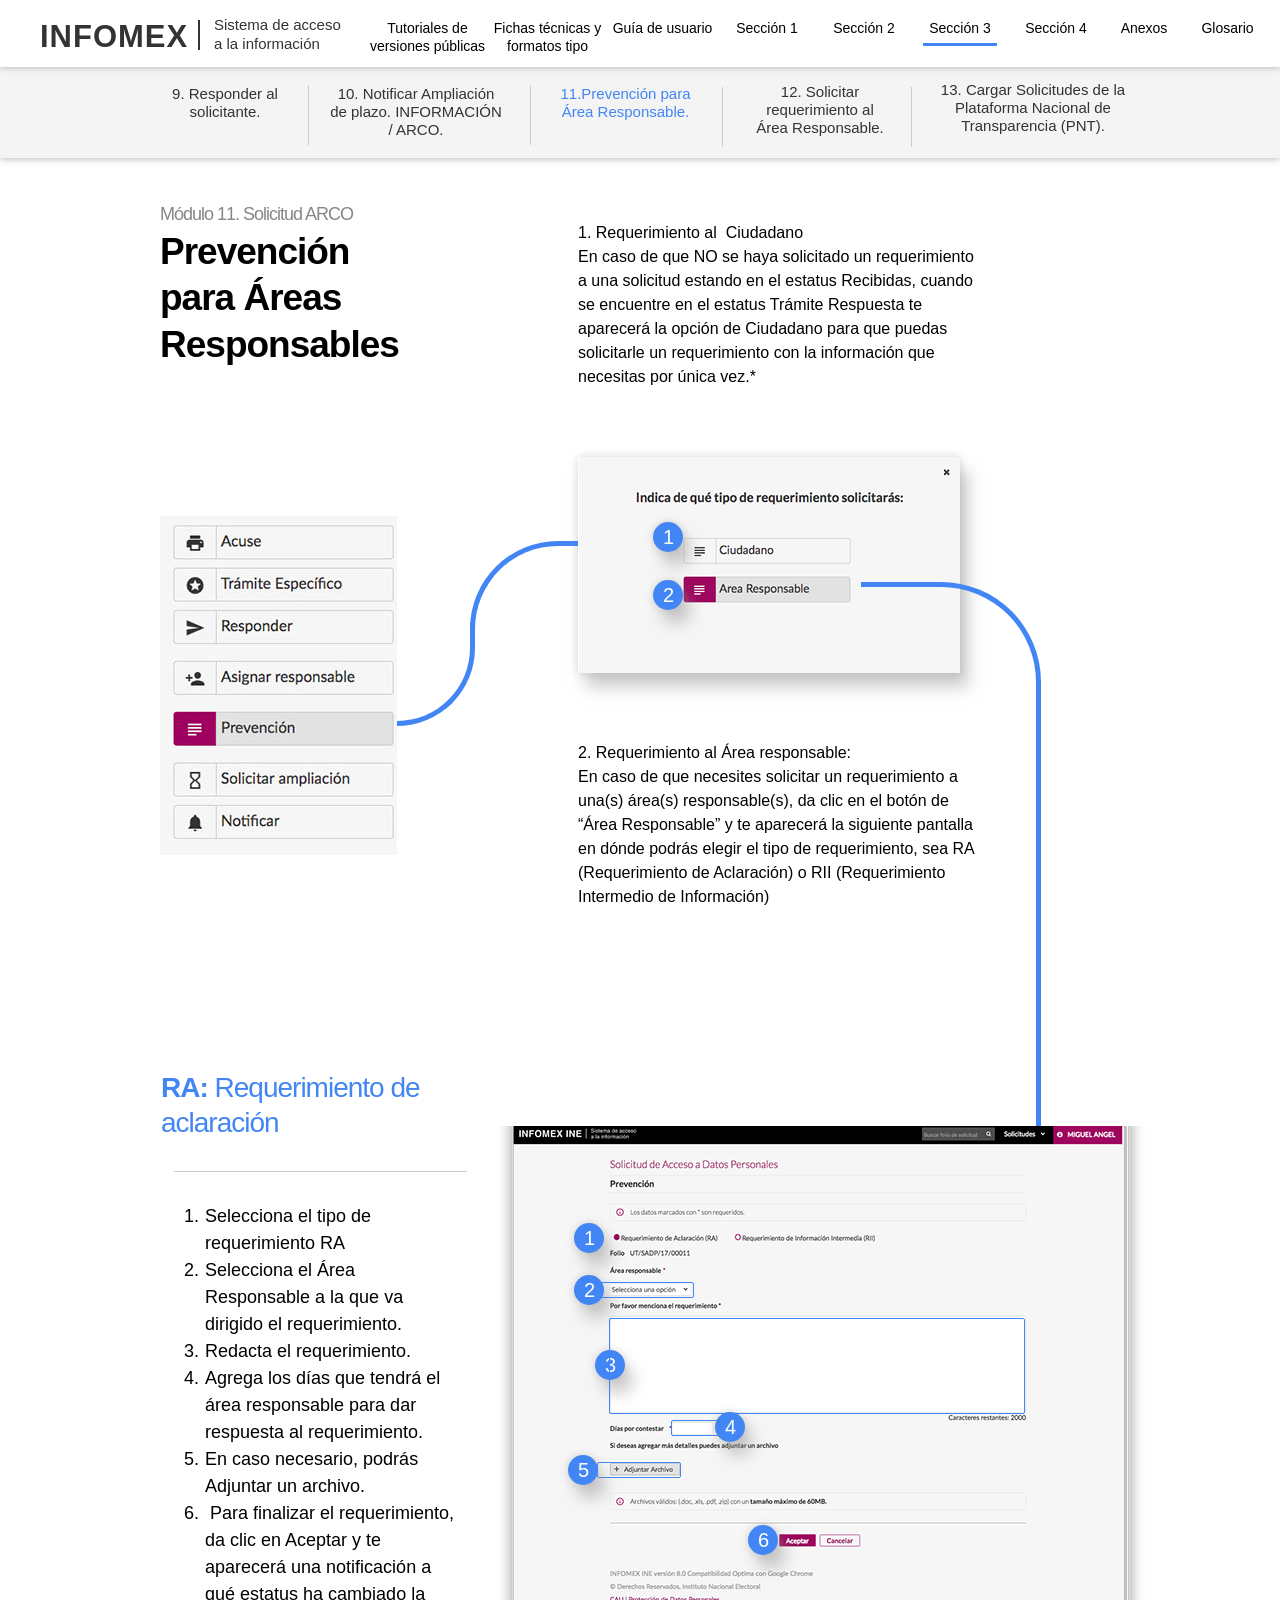
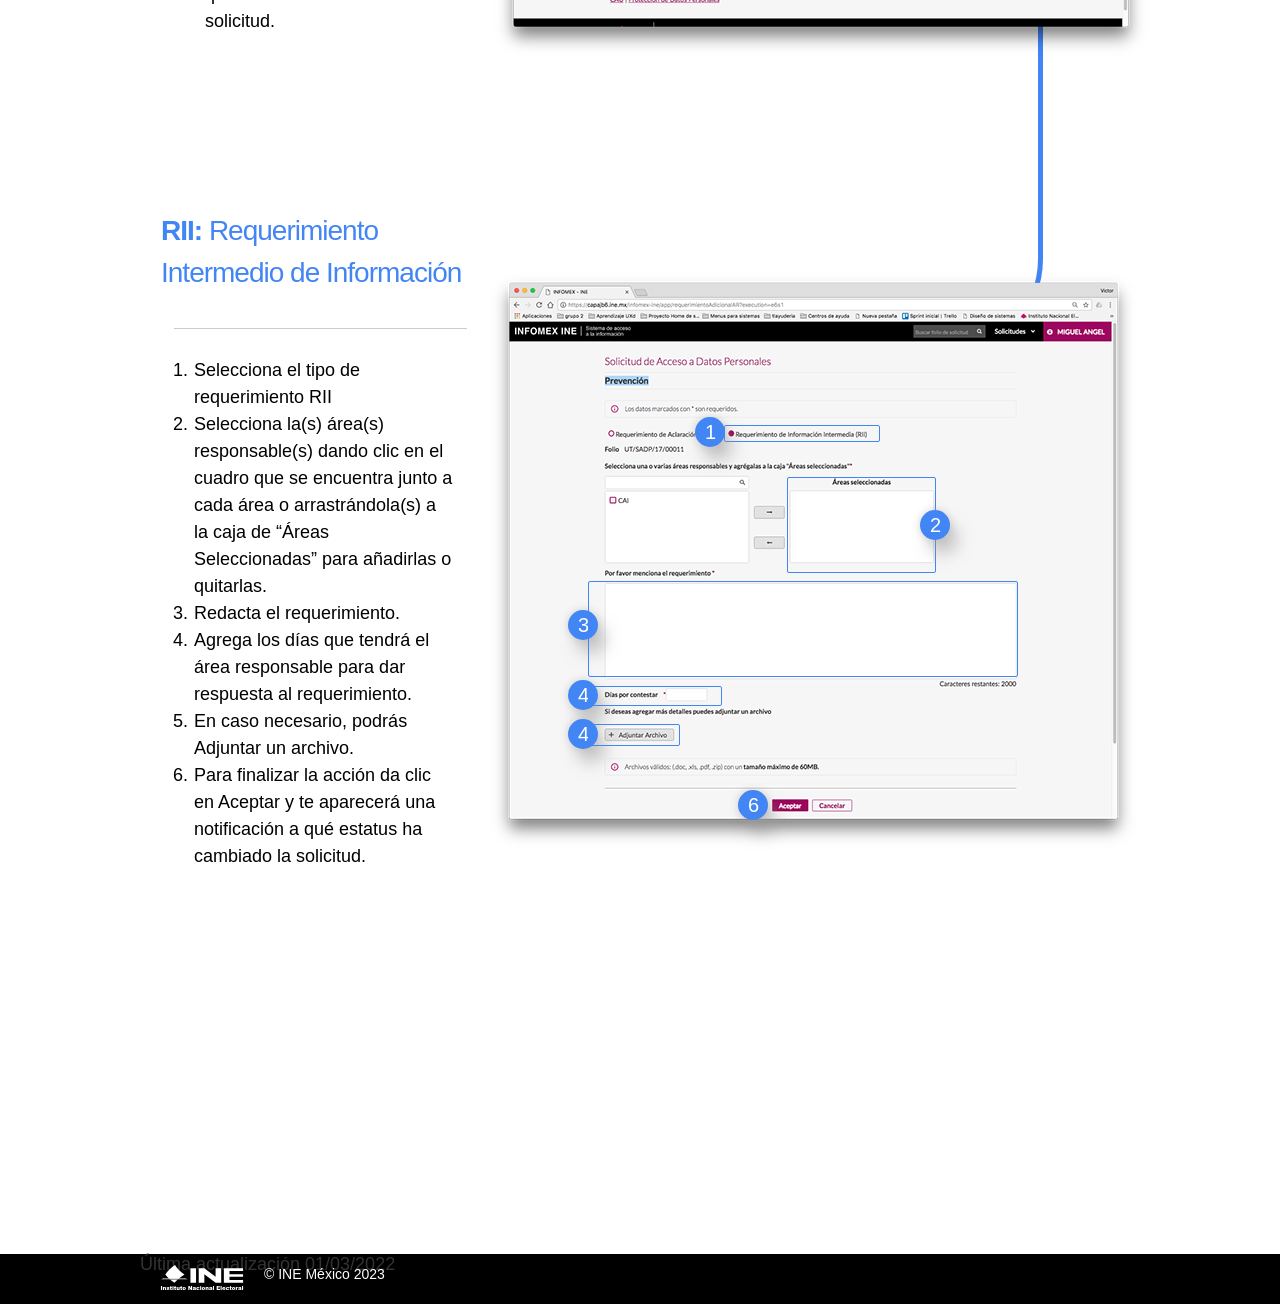
<file: modulo-11.html>
<!DOCTYPE html>
<html class="nojs html css_verticalspacer" lang="es-ES">
 <head>

  <meta http-equiv="Content-type" content="text/html;charset=UTF-8"/>
  <meta name="generator" content="2018.0.0.379"/>
  
  <script type="text/javascript">
   // Update the 'nojs'/'js' class on the html node
document.documentElement.className = document.documentElement.className.replace(/\bnojs\b/g, 'js');

// Check that all required assets are uploaded and up-to-date
if(typeof Muse == "undefined") window.Muse = {}; window.Muse.assets = {"required":["museutils.js", "museconfig.js", "jquery.musemenu.js", "jquery.watch.js", "require.js", "modulo-11.css"], "outOfDate":[]};
</script>
  
  <title>modulo-11</title>
  <!-- CSS -->
  <link rel="stylesheet" type="text/css" href="css/site_global.css?crc=533855552"/>
  <link rel="stylesheet" type="text/css" href="css/master_a-p_g_-maestra.css?crc=135848326"/>
  <link rel="stylesheet" type="text/css" href="css/master_b-p_g_-maestra.css?crc=389858910"/>
  <link rel="stylesheet" type="text/css" href="css/master_seccion-3.css?crc=231900699"/>
  <link rel="stylesheet" type="text/css" href="css/modulo-11.css?crc=4035169638" id="pagesheet"/>
  <!-- IE-only CSS -->
  <!--[if lt IE 9]>
  <link rel="stylesheet" type="text/css" href="css/iefonts_modulo-11.css?crc=260687350"/>
  <![endif]-->
  <!-- Other scripts -->
  <script type="text/javascript">
   var __adobewebfontsappname__ = "muse";
</script>
  <!-- JS includes -->
  <script src="https://webfonts.creativecloud.com/roboto:n3,n4,n7:default.js" type="text/javascript"></script>
  <!--[if lt IE 9]>
  <script src="scripts/html5shiv.js?crc=4241844378" type="text/javascript"></script>
  <![endif]-->
   </head>
 <body>

  <div class="clearfix" id="page"><!-- group -->
   <div class="clearfix grpelem" id="pu21235"><!-- group -->
    <div class="browser_width" id="u21235-bw">
     <div id="u21235"><!-- simple frame --></div>
    </div>
    <a class="nonblock nontext ts7-Tablas-light-15px clearfix" id="u21344-4" href="modulo-9.html"><!-- content --><span><span class="ts7-Tablas-light-15px">9. Responder al solicitante.</span></span></a>
    <a class="nonblock nontext ts7-Tablas-light-15px clearfix" id="u21343-4" href="modulo-10.html"><!-- content --><span><span class="ts7-Tablas-light-15px">10. Notificar Ampliación de plazo. INFORMACIÓN / ARCO.</span></span></a>
    <a class="nonblock nontext MuseLinkActive ts7-Tablas-light-15px clearfix" id="u21340-4" href="modulo-11.html"><!-- content --><span><span class="ts7-Tablas-light-15px">11.Prevención para Área Responsable.</span></span></a>
    <a class="nonblock nontext ts7-Tablas-light-15px clearfix" id="u21345-4" href="modulo-12.html"><!-- content --><span><span class="ts7-Tablas-light-15px">12. Solicitar requerimiento al Área Responsable.</span></span></a>
    <a class="nonblock nontext ts7-Tablas-light-15px clearfix" id="u21382-4" href="modulo-13.html"><!-- content --><span><span class="ts7-Tablas-light-15px">13. Cargar Solicitudes de la Plataforma Nacional de Transparencia (PNT).</span></span></a>
    <div id="u21341"><!-- simple frame --></div>
    <div id="u21342"><!-- simple frame --></div>
    <div id="u21346"><!-- simple frame --></div>
    <div id="u21379"><!-- simple frame --></div>
    <div class="browser_width" id="u15545-bw">
     <div id="u15545"><!-- simple frame --></div>
    </div>
    <div class="clearfix" id="u15563"><!-- group -->
     <a class="nonblock nontext clearfix" id="u15553-4" href="index.html"><!-- content --><p>INFOMEX</p></a>
     <a class="nonblock nontext" id="u15552" href="index.html"><!-- simple frame --></a>
     <a class="nonblock nontext clearfix" id="u15554-6" href="index.html"><!-- content --><p>Sistema de acceso</p><p>a la información</p></a>
    </div>
    <nav class="MenuBar clearfix" id="menuu28602"><!-- horizontal box -->
     <div class="MenuItemContainer clearfix grpelem" id="u28609"><!-- vertical box -->
      <a class="nonblock nontext MenuItem MenuItemWithSubMenu clearfix colelem" id="u28673" href="modulo-37.html"><!-- horizontal box --><div class="MenuItemLabel clearfix grpelem" id="u28616-4"><!-- content --><p>Tutoriales de versiones públicas</p></div></a>
     </div>
     <div class="MenuItemContainer clearfix grpelem" id="u28608"><!-- vertical box -->
      <a class="nonblock nontext MenuItem MenuItemWithSubMenu clearfix colelem" id="u28672" href="modulo-22.html"><!-- horizontal box --><div class="MenuItemLabel clearfix grpelem" id="u28615-4"><!-- content --><p>Fichas técnicas y formatos tipo</p></div></a>
     </div>
      <div class="MenuItemContainer clearfix grpelem" id="u28607"><!-- vertical box -->
        <a class="nonblock nontext MenuItem MenuItemWithSubMenu clearfix colelem" id="u28671" href="modulo-19.html"><!-- horizontal box --><div class="MenuItemLabel NoWrap clearfix grpelem" id="u28614-4"><!-- content --><p>Guía de usuario</p></div></a>
      </div>
     <div class="MenuItemContainer clearfix grpelem" id="u28610"><!-- vertical box -->
      <a class="nonblock nontext MenuItem MenuItemWithSubMenu clearfix colelem" id="u28611" href="modulo-1.html"><!-- horizontal box --><div class="MenuItemLabel NoWrap clearfix grpelem" id="u28613-4"><!-- content --><p>Sección 1</p></div></a>
     </div>
     <div class="MenuItemContainer clearfix grpelem" id="u28617"><!-- vertical box -->
      <a class="nonblock nontext MenuItem MenuItemWithSubMenu clearfix colelem" id="u28618" href="modulo-5.html"><!-- horizontal box --><div class="MenuItemLabel NoWrap clearfix grpelem" id="u28620-4"><!-- content --><p>Sección 2</p></div></a>
     </div>
     <div class="MenuItemContainer clearfix grpelem" id="u28624"><!-- vertical box -->
      <a class="nonblock nontext MenuItem MenuItemWithSubMenu clearfix colelem" id="u28627" href="modulo-9.html"><!-- horizontal box --><div class="MenuItemLabel NoWrap clearfix grpelem" id="u28630-4"><!-- content --><p>Sección 3</p></div></a>
     </div>
     <div class="MenuItemContainer clearfix grpelem" id="u28689"><!-- vertical box -->
      <a class="nonblock nontext MenuItem MenuItemWithSubMenu clearfix colelem" id="u28692" href="modulo-14.html"><!-- horizontal box --><div class="MenuItemLabel NoWrap clearfix grpelem" id="u28694-4"><!-- content --><p>Sección 4</p></div></a>
     </div>
     <div class="MenuItemContainer clearfix grpelem" id="u28710"><!-- vertical box -->
      <a class="nonblock nontext MenuItem MenuItemWithSubMenu clearfix colelem" id="u28711" href="anexos.html"><!-- horizontal box --><div class="MenuItemLabel NoWrap clearfix grpelem" id="u28714-4"><!-- content --><p>Anexos</p></div></a>
     </div>
     <div class="MenuItemContainer clearfix grpelem" id="u28603"><!-- vertical box -->
      <a class="nonblock nontext MenuItem MenuItemWithSubMenu clearfix colelem" id="u28604" href="glosario.html"><!-- horizontal box --><div class="MenuItemLabel NoWrap clearfix grpelem" id="u28605-4"><!-- content --><p>Glosario</p></div></a>
     </div>
    </nav>
    <div id="u29062"><!-- simple frame --></div>
   </div>
   <div class="clearfix grpelem" id="pu24931-4"><!-- column -->
    <div class="clearfix colelem" id="u24931-4"><!-- content -->
     <p id="u24931-2"><span class="normal">Módulo 11. Solicitud ARCO</span></p>
    </div>
    <div class="clearfix colelem" id="pu24920-6"><!-- group -->
     <div class="clearfix grpelem" id="u24920-6"><!-- content -->
      <p id="u24920-2"><span class="super-titulos">Prevención</span></p>
      <p id="u24920-4"><span class="super-titulos">para Áreas Responsables</span></p>
     </div>
     <div class="clearfix grpelem" id="u24938-6"><!-- content -->
      <p id="u24938-2"><span class="normal" id="u24938">1. Requerimiento al&nbsp; Ciudadano</span></p>
      <p id="u24938-4"><span class="normal" id="u24938-3">En caso de que NO se haya solicitado un requerimiento a una solicitud estando en el estatus Recibidas, cuando se encuentre en el estatus Trámite Respuesta te aparecerá la opción de Ciudadano para que puedas solicitarle un requerimiento con la información que necesitas por única vez.*</span></p>
     </div>
    </div>
    <div class="clearfix colelem" id="pu24885"><!-- group -->
     <div class="rounded-corners resaltado-grueso grpelem" id="u24885" data-mu-ie-matrix="progid:DXImageTransform.Microsoft.Matrix(M11=-1,M12=0,M21=0,M22=-1,SizingMethod='auto expand')" data-mu-ie-matrix-dx="0" data-mu-ie-matrix-dy="0"><!-- simple frame --></div>
     <div class="clearfix grpelem" id="u24866"><!-- group -->
      <div class="shadow Sombras-nivel-2-indicadores rounded-corners clearfix grpelem" id="u24868"><!-- group -->
       <div class="clearfix grpelem" id="u24867-4"><!-- content -->
        <p id="u24867-2"><span class="normal" id="u24867">1</span></p>
       </div>
      </div>
     </div>
     <div class="clip_frame grpelem" id="u24869"><!-- image -->
      <img class="block" id="u24869_img" src="images/prevencion_arco.png?crc=477858709" alt="" width="653" height="581"/>
     </div>
     <div class="clearfix grpelem" id="u24871"><!-- group -->
      <div class="Sombras-nivel-2-indicadores shadow rounded-corners clearfix grpelem" id="u24872"><!-- group -->
       <div class="clearfix grpelem" id="u24873-4"><!-- content -->
        <p id="u24873-2"><span class="normal" id="u24873">5</span></p>
       </div>
      </div>
     </div>
     <div class="rounded-corners grpelem" id="u24877"><!-- simple frame --></div>
     <div class="rounded-corners clearfix grpelem" id="u24878"><!-- group -->
      <div class="clearfix grpelem" id="u24916"><!-- group -->
       <div class="Sombras-nivel-2-indicadores shadow rounded-corners clearfix grpelem" id="u24918"><!-- group -->
        <div class="clearfix grpelem" id="u24917-4"><!-- content -->
         <p id="u24917-2"><span class="normal" id="u24917">2</span></p>
        </div>
       </div>
      </div>
     </div>
     <div class="rounded-corners grpelem" id="u24879"><!-- simple frame --></div>
     <div class="clearfix grpelem" id="u24880"><!-- group -->
      <div class="Sombras-nivel-2-indicadores shadow rounded-corners clearfix grpelem" id="u24881"><!-- group -->
       <div class="clearfix grpelem" id="u24882-4"><!-- content -->
        <p id="u24882-2"><span class="normal" id="u24882">3</span></p>
       </div>
      </div>
     </div>
     <div class="shadow Sombras-nivel-2 clip_frame grpelem" id="u24883"><!-- image -->
      <img class="block" id="u24883_img" src="images/tramite%20respuesta%20area%20responsable-crop-u24883.png?crc=3939558265" alt="" width="382" height="216"/>
     </div>
     <div class="clearfix grpelem" id="u24886"><!-- group -->
      <div class="Sombras-nivel-2-indicadores shadow rounded-corners clearfix grpelem" id="u24887"><!-- group -->
       <div class="clearfix grpelem" id="u24888-4"><!-- content -->
        <p id="u24888-2"><span class="normal" id="u24888">4</span></p>
       </div>
      </div>
     </div>
     <div class="clearfix grpelem" id="u29238"><!-- group -->
      <div class="Sombras-nivel-2-indicadores shadow rounded-corners clearfix grpelem" id="u29240"><!-- group -->
       <div class="clearfix grpelem" id="u29239-4"><!-- content -->
        <p id="u29239-2"><span class="normal" id="u29239">4</span></p>
       </div>
      </div>
     </div>
     <div class="clip_frame clearfix grpelem" id="u24889"><!-- image -->
      <img class="position_content" id="u24889_img" src="images/prevencion_arco_ra.png?crc=61720771" alt="" width="660" height="587"/>
     </div>
     <div class="clearfix grpelem" id="u24892-16"><!-- content -->
      <ol class="list0 nls-None" id="u24892-14">
       <li id="u24892-3"><span class="normal">Selecciona el tipo de requerimiento</span><span class="normal" id="u24892-2"> RA</span></li>
       <li id="u24892-5"><span class="normal">Selecciona el Área Responsable a la que va dirigido el requerimiento.</span></li>
       <li id="u24892-7"><span class="normal">Redacta el requerimiento.</span></li>
       <li id="u24892-9"><span class="normal">Agrega los días que tendrá el área responsable para dar respuesta al requerimiento.</span></li>
       <li id="u24892-11"><span class="normal">En caso necesario, podrás Adjuntar un archivo.</span></li>
       <li id="u24892-13"><span class="normal">&nbsp;Para finalizar el requerimiento, da clic en Aceptar y te aparecerá una notificación a qué estatus ha cambiado la solicitud.</span></li>
      </ol>
     </div>
     <div class="clearfix grpelem" id="u24893"><!-- group -->
      <div class="clearfix grpelem" id="u24894"><!-- group -->
       <div class="Sombras-nivel-2-indicadores shadow rounded-corners clearfix grpelem" id="u24895"><!-- group -->
        <div class="clearfix grpelem" id="u24896-4"><!-- content -->
         <p id="u24896-2"><span class="normal" id="u24896">2</span></p>
        </div>
       </div>
      </div>
     </div>
     <div class="clearfix grpelem" id="u24897"><!-- group -->
      <div class="Sombras-nivel-2-indicadores shadow rounded-corners clearfix grpelem" id="u24898"><!-- group -->
       <div class="clearfix grpelem" id="u24899-4"><!-- content -->
        <p id="u24899-2"><span class="normal" id="u24899">2</span></p>
       </div>
      </div>
     </div>
     <div class="clearfix grpelem" id="u24900"><!-- group -->
      <div class="Sombras-nivel-2-indicadores shadow rounded-corners clearfix grpelem" id="u24901"><!-- group -->
       <div class="clearfix grpelem" id="u24902-4"><!-- content -->
        <p id="u24902-2"><span class="normal" id="u24902">1</span></p>
       </div>
      </div>
     </div>
     <div class="clearfix grpelem" id="u24903-16"><!-- content -->
      <ol class="list0 nls-None" id="u24903-14">
       <li id="u24903-3"><span class="normal">Selecciona el tipo de requerimiento</span><span class="normal" id="u24903-2"> RII</span></li>
       <li id="u24903-5"><span class="normal">Selecciona la(s) área(s) responsable(s) dando clic en el cuadro que se encuentra junto a cada área o arrastrándola(s) a la caja de “Áreas Seleccionadas” para añadirlas o quitarlas.</span></li>
       <li id="u24903-7"><span class="normal">Redacta el requerimiento.</span></li>
       <li id="u24903-9"><span class="normal">Agrega los días que tendrá el área responsable para dar respuesta al requerimiento.</span></li>
       <li id="u24903-11"><span class="normal">En caso necesario, podrás Adjuntar un archivo.</span></li>
       <li id="u24903-13"><span class="normal">Para finalizar la acción da clic en Aceptar y te aparecerá una notificación a qué estatus ha cambiado la solicitud.</span></li>
      </ol>
     </div>
     <div class="clearfix grpelem" id="u24904-5"><!-- content -->
      <p id="u24904-3"><span class="super-titulos" id="u24904">RII: </span><span class="super-titulos" id="u24904-2">Requerimiento Intermedio de Información</span></p>
     </div>
     <div class="rounded-corners grpelem" id="u24905"><!-- simple frame --></div>
     <div class="rounded-corners grpelem" id="u24906"><!-- simple frame --></div>
     <div class="rounded-corners grpelem" id="u29217"><!-- simple frame --></div>
     <div class="rounded-corners grpelem" id="u29247"><!-- simple frame --></div>
     <div class="clearfix grpelem" id="u24907"><!-- group -->
      <div class="clearfix grpelem" id="u24908"><!-- group -->
       <div class="Sombras-nivel-2-indicadores shadow rounded-corners clearfix grpelem" id="u24909"><!-- group -->
        <div class="clearfix grpelem" id="u24910-4"><!-- content -->
         <p id="u24910-2"><span class="normal" id="u24910">1</span></p>
        </div>
       </div>
      </div>
     </div>
     <div class="clearfix grpelem" id="u24911"><!-- group -->
      <div class="Sombras-nivel-2-indicadores shadow rounded-corners clearfix grpelem" id="u24913"><!-- group -->
       <div class="clearfix grpelem" id="u24912-4"><!-- content -->
        <p id="u24912-2"><span class="normal" id="u24912">6</span></p>
       </div>
      </div>
     </div>
     <div class="resaltado-grueso rounded-corners grpelem" id="u24915" data-mu-ie-matrix="progid:DXImageTransform.Microsoft.Matrix(M11=0,M12=-1,M21=1,M22=0,SizingMethod='auto expand')" data-mu-ie-matrix-dx="182" data-mu-ie-matrix-dy="-182"><!-- simple frame --></div>
     <div class="clearfix grpelem" id="u29208"><!-- group -->
      <div class="Sombras-nivel-2-indicadores shadow rounded-corners clearfix grpelem" id="u29209"><!-- group -->
       <div class="clearfix grpelem" id="u29210-4"><!-- content -->
        <p id="u29210-2"><span class="normal" id="u29210">1</span></p>
       </div>
      </div>
     </div>
     <div class="clearfix grpelem" id="u24919-6"><!-- content -->
      <p id="u24919-2"><span class="normal" id="u24919">2. Requerimiento al Área responsable:</span></p>
      <p id="u24919-4"><span class="normal" id="u24919-3">En caso de que necesites solicitar un requerimiento a una(s) área(s) responsable(s), da clic en el botón de “Área Responsable” y te aparecerá la siguiente pantalla en dónde podrás elegir el tipo de requerimiento, sea RA (Requerimiento de Aclaración) o RII (Requerimiento Intermedio de Información)</span></p>
     </div>
     <div class="resaltado-grueso rounded-corners grpelem" id="u24921" data-mu-ie-matrix="progid:DXImageTransform.Microsoft.Matrix(M11=-1,M12=0,M21=0,M22=-1,SizingMethod='auto expand')" data-mu-ie-matrix-dx="0" data-mu-ie-matrix-dy="0"><!-- simple frame --></div>
     <div class="rounded-corners grpelem" id="u24922"><!-- simple frame --></div>
     <div class="clearfix grpelem" id="u24923"><!-- group -->
      <div class="Sombras-nivel-2-indicadores shadow rounded-corners clearfix grpelem" id="u24925"><!-- group -->
       <div class="clearfix grpelem" id="u24924-4"><!-- content -->
        <p id="u24924-2"><span class="normal" id="u24924">4</span></p>
       </div>
      </div>
     </div>
     <div class="clearfix grpelem" id="u29199"><!-- group -->
      <div class="Sombras-nivel-2-indicadores shadow rounded-corners clearfix grpelem" id="u29200"><!-- group -->
       <div class="clearfix grpelem" id="u29201-4"><!-- content -->
        <p id="u29201-2"><span class="normal" id="u29201">5</span></p>
       </div>
      </div>
     </div>
     <div class="grpelem" id="u24927"><!-- simple frame --></div>
     <div class="clip_frame grpelem" id="u24932"><!-- image -->
      <img class="block" id="u24932_img" src="images/prevencion_acciones.jpg?crc=218795855" alt="" width="237" height="339"/>
     </div>
     <div class="clearfix grpelem" id="u24934"><!-- group -->
      <div class="Sombras-nivel-2-indicadores shadow rounded-corners clearfix grpelem" id="u24936"><!-- group -->
       <div class="clearfix grpelem" id="u24935-4"><!-- content -->
        <p id="u24935-2"><span class="normal" id="u24935">3</span></p>
       </div>
      </div>
     </div>
     <div class="grpelem" id="u24937"><!-- simple frame --></div>
     <div class="rounded-corners grpelem" id="u24939"><!-- simple frame --></div>
     <div class="resaltado-grueso rounded-corners grpelem" id="u24940"><!-- simple frame --></div>
     <div class="clearfix grpelem" id="u24944-5"><!-- content -->
      <p id="u24944-3"><span class="super-titulos" id="u24944">RA: </span><span class="super-titulos" id="u24944-2">Requerimiento de aclaración</span></p>
     </div>
     <div class="rounded-corners grpelem" id="u24945"><!-- simple frame --></div>
     <div class="rounded-corners grpelem" id="u29223"><!-- simple frame --></div>
     <div class="clearfix grpelem" id="u24947"><!-- group -->
      <div class="Sombras-nivel-2-indicadores shadow rounded-corners clearfix grpelem" id="u24948"><!-- group -->
       <div class="clearfix grpelem" id="u24949-4"><!-- content -->
        <p id="u24949-2"><span class="normal" id="u24949">6</span></p>
       </div>
      </div>
     </div>
    </div>
   </div>
   <div class="verticalspacer" data-offset-top="2476" data-content-above-spacer="2476" data-content-below-spacer="174"></div>
   <div class="browser_width grpelem" id="u4093-bw">
    <div id="u4093"><!-- group -->
     <div class="clearfix" id="u4093_align_to_page">
      <div class="clip_frame grpelem" id="u4096"><!-- svg -->
       <img class="svg" id="u4097" src="images/svg-pegado-625196x190.svg?crc=474778767" width="84" height="25" alt="" data-mu-svgfallback="images/svg%20pegado%20625196x190_poster_.png?crc=4082289223"/>
      </div>
       <div class="clearfix grpelem" id="u4094-4"><!-- content -->
        <p><span class="normal" id="u4094">© INE México 2023</span></p>
       </div>
       <div class="clearfix grpelem" id="u4095-4"><!-- content -->
       <p><span class="ts6-Cuerpo-de-texto" id="u4095">Última actualización 01/03/2022</span></p>
      </div>
     </div>
    </div>
   </div>
  </div>
  <!-- Other scripts -->
  <script type="text/javascript">
   // Decide weather to suppress missing file error or not based on preference setting
var suppressMissingFileError = false
</script>
  <script type="text/javascript">
   window.Muse.assets.check=function(d){if(!window.Muse.assets.checked){window.Muse.assets.checked=!0;var b={},c=function(a,b){if(window.getComputedStyle){var c=window.getComputedStyle(a,null);return c&&c.getPropertyValue(b)||c&&c[b]||""}if(document.documentElement.currentStyle)return(c=a.currentStyle)&&c[b]||a.style&&a.style[b]||"";return""},a=function(a){if(a.match(/^rgb/))return a=a.replace(/\s+/g,"").match(/([\d\,]+)/gi)[0].split(","),(parseInt(a[0])<<16)+(parseInt(a[1])<<8)+parseInt(a[2]);if(a.match(/^\#/))return parseInt(a.substr(1),

16);return 0},g=function(g){for(var f=document.getElementsByTagName("link"),h=0;h<f.length;h++)if("text/css"==f[h].type){var i=(f[h].href||"").match(/\/?css\/([\w\-]+\.css)\?crc=(\d+)/);if(!i||!i[1]||!i[2])break;b[i[1]]=i[2]}f=document.createElement("div");f.className="version";f.style.cssText="display:none; width:1px; height:1px;";document.getElementsByTagName("body")[0].appendChild(f);for(h=0;h<Muse.assets.required.length;){var i=Muse.assets.required[h],l=i.match(/([\w\-\.]+)\.(\w+)$/),k=l&&l[1]?

l[1]:null,l=l&&l[2]?l[2]:null;switch(l.toLowerCase()){case "css":k=k.replace(/\W/gi,"_").replace(/^([^a-z])/gi,"_$1");f.className+=" "+k;k=a(c(f,"color"));l=a(c(f,"backgroundColor"));k!=0||l!=0?(Muse.assets.required.splice(h,1),"undefined"!=typeof b[i]&&(k!=b[i]>>>24||l!=(b[i]&16777215))&&Muse.assets.outOfDate.push(i)):h++;f.className="version";break;case "js":h++;break;default:throw Error("Unsupported file type: "+l);}}d?d().jquery!="1.8.3"&&Muse.assets.outOfDate.push("jquery-1.8.3.min.js"):Muse.assets.required.push("jquery-1.8.3.min.js");

f.parentNode.removeChild(f);if(Muse.assets.outOfDate.length||Muse.assets.required.length)f="Puede que determinados archivos falten en el servidor o sean incorrectos. Limpie la cache del navegador e inténtelo de nuevo. Si el problema persiste, póngase en contacto con el administrador del sitio web.",g&&Muse.assets.outOfDate.length&&(f+="\nOut of date: "+Muse.assets.outOfDate.join(",")),g&&Muse.assets.required.length&&(f+="\nMissing: "+Muse.assets.required.join(",")),suppressMissingFileError?(f+="\nUse SuppressMissingFileError key in AppPrefs.xml to show missing file error pop up.",console.log(f)):alert(f)};location&&location.search&&location.search.match&&location.search.match(/muse_debug/gi)?

setTimeout(function(){g(!0)},5E3):g()}};

var muse_init=function(){require.config({baseUrl:""});require(["jquery","museutils","whatinput","jquery.musemenu","jquery.watch"],function(d){var $ = d;$(document).ready(function(){try{
window.Muse.assets.check($);/* body */
Muse.Utils.transformMarkupToFixBrowserProblemsPreInit();/* body */
Muse.Utils.prepHyperlinks(true);/* body */
Muse.Utils.resizeHeight('.browser_width');/* resize height */
Muse.Utils.requestAnimationFrame(function() { $('body').addClass('initialized'); });/* mark body as initialized */
Muse.Utils.makeButtonsVisibleAfterSettingMinWidth();/* body */
Muse.Utils.initWidget('.MenuBar', ['#bp_infinity'], function(elem) { return $(elem).museMenu(); });/* unifiedNavBar */
Muse.Utils.fullPage('#page');/* 100% height page */
Muse.Utils.showWidgetsWhenReady();/* body */
Muse.Utils.transformMarkupToFixBrowserProblems();/* body */
}catch(b){if(b&&"function"==typeof b.notify?b.notify():Muse.Assert.fail("Error calling selector function: "+b),false)throw b;}})})};


</script>
  <!-- RequireJS script -->
  <script src="scripts/require.js?crc=4157109226" type="text/javascript" async data-main="scripts/museconfig.js?crc=4153641093" onload="if (requirejs) requirejs.onError = function(requireType, requireModule) { if (requireType && requireType.toString && requireType.toString().indexOf && 0 <= requireType.toString().indexOf('#scripterror')) window.Muse.assets.check(); }" onerror="window.Muse.assets.check();"></script>
   </body>
</html>
</file>
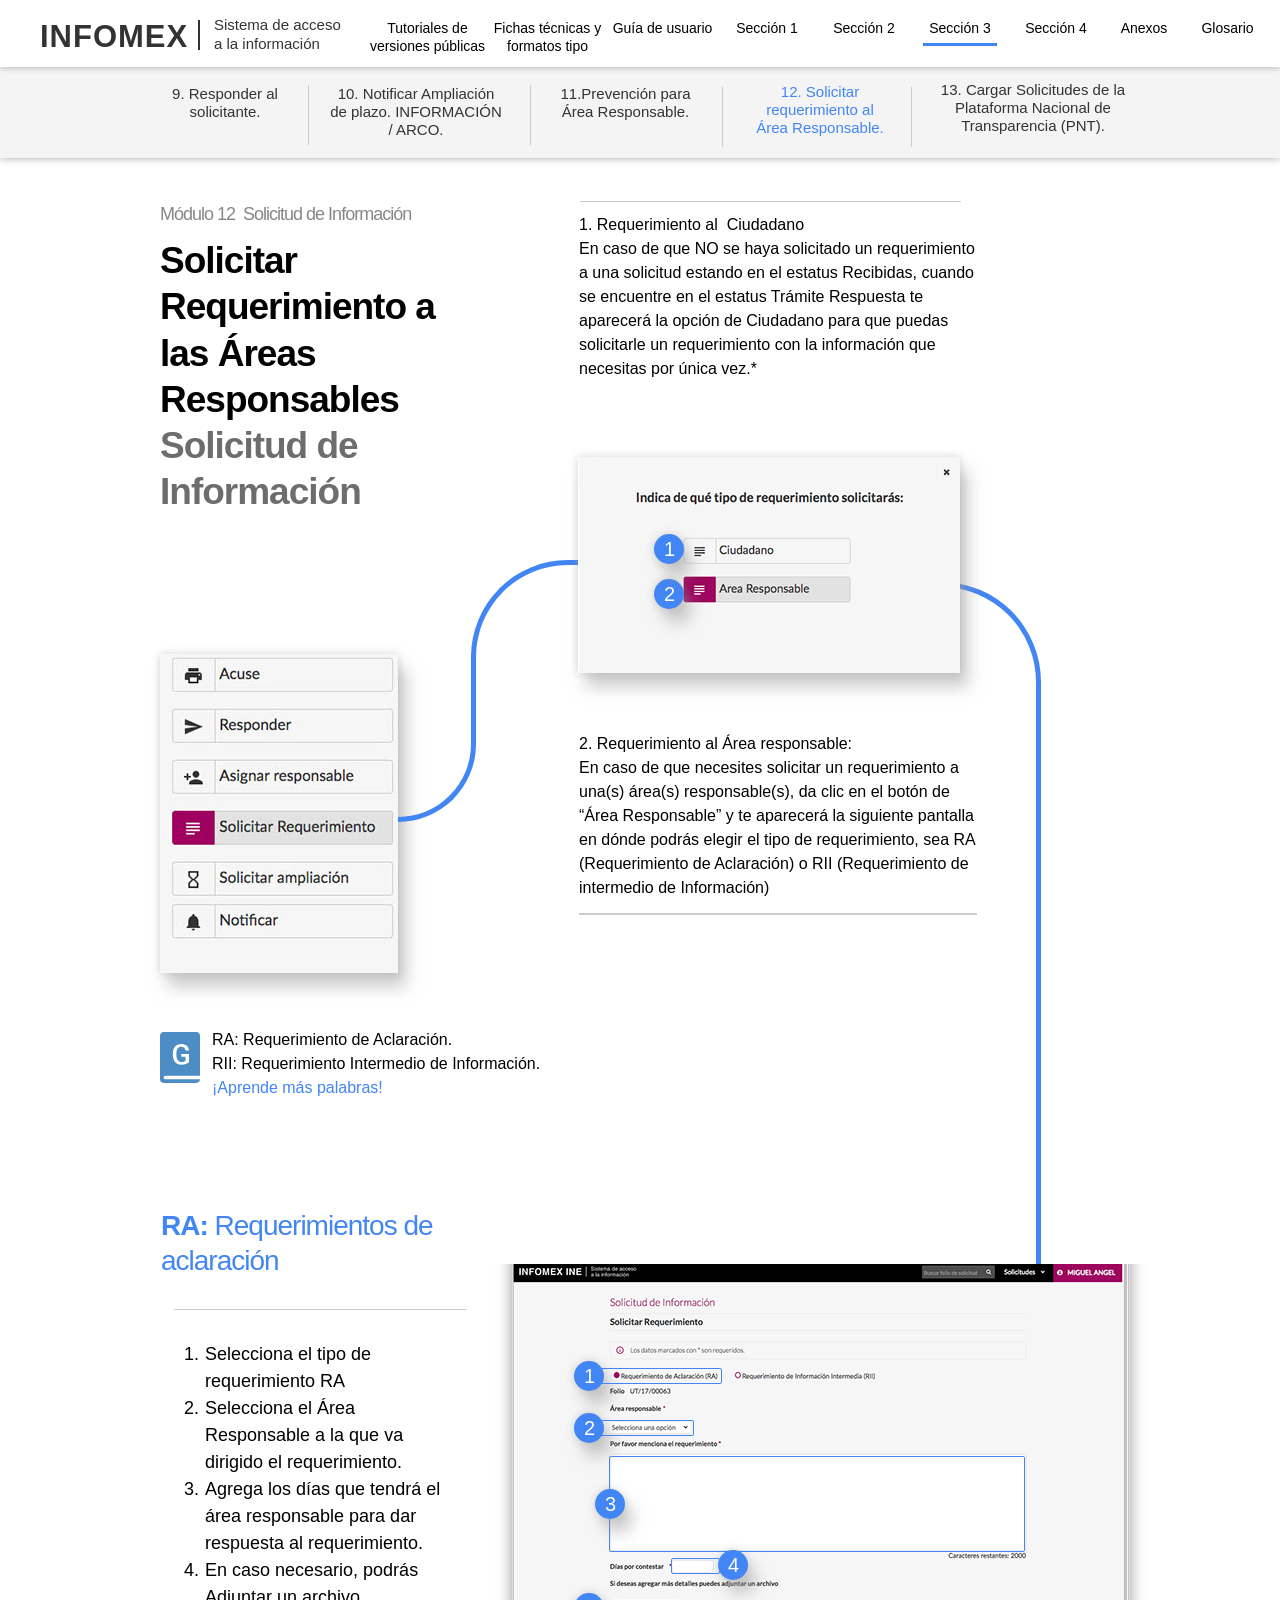
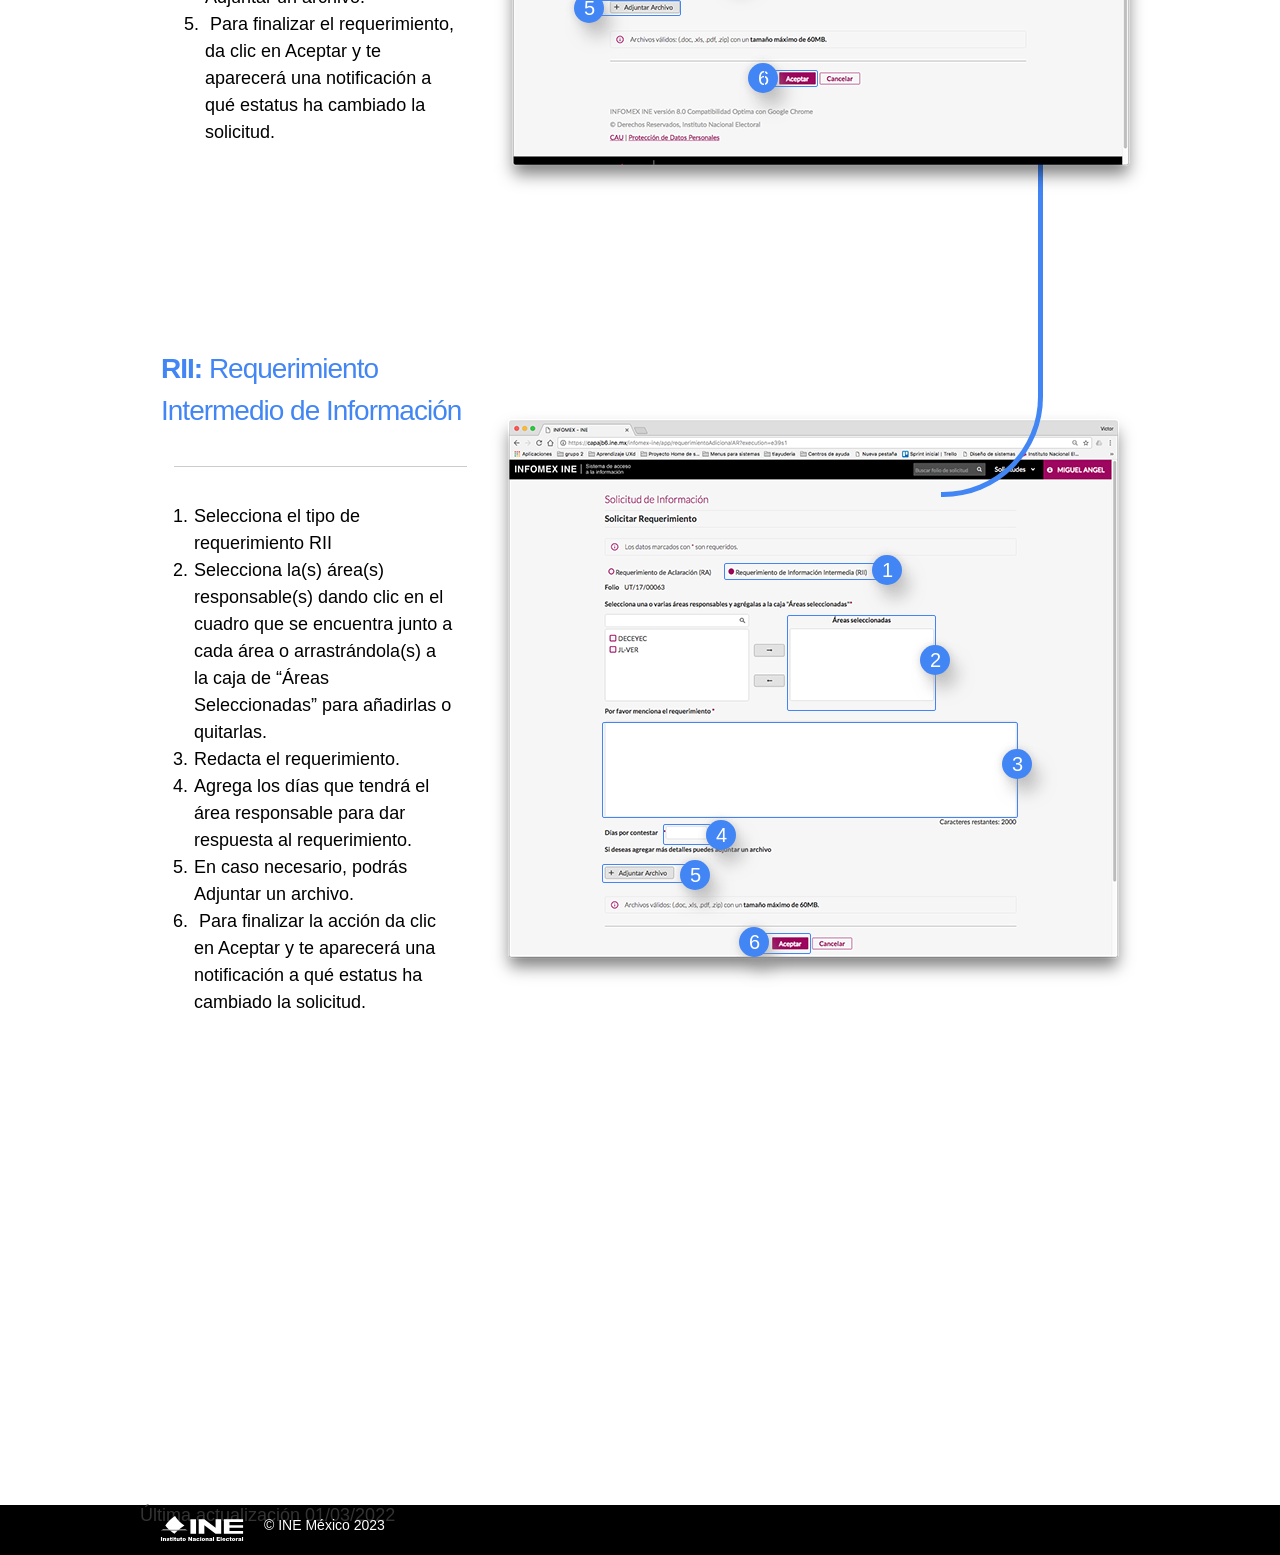
<file: modulo-12.html>
<!DOCTYPE html>
<html class="nojs html css_verticalspacer" lang="es-ES">
 <head>

  <meta http-equiv="Content-type" content="text/html;charset=UTF-8"/>
  <meta name="generator" content="2018.0.0.379"/>
  
  <script type="text/javascript">
   // Update the 'nojs'/'js' class on the html node
document.documentElement.className = document.documentElement.className.replace(/\bnojs\b/g, 'js');

// Check that all required assets are uploaded and up-to-date
if(typeof Muse == "undefined") window.Muse = {}; window.Muse.assets = {"required":["museutils.js", "museconfig.js", "jquery.musemenu.js", "jquery.watch.js", "require.js", "modulo-12.css"], "outOfDate":[]};
</script>
  
  <title>modulo-12</title>
  <!-- CSS -->
  <link rel="stylesheet" type="text/css" href="css/site_global.css?crc=533855552"/>
  <link rel="stylesheet" type="text/css" href="css/master_a-p_g_-maestra.css?crc=135848326"/>
  <link rel="stylesheet" type="text/css" href="css/master_b-p_g_-maestra.css?crc=389858910"/>
  <link rel="stylesheet" type="text/css" href="css/master_seccion-3.css?crc=231900699"/>
  <link rel="stylesheet" type="text/css" href="css/modulo-12.css?crc=4048896615" id="pagesheet"/>
  <!-- IE-only CSS -->
  <!--[if lt IE 9]>
  <link rel="stylesheet" type="text/css" href="css/iefonts_modulo-12.css?crc=496310156"/>
  <![endif]-->
  <!-- Other scripts -->
  <script type="text/javascript">
   var __adobewebfontsappname__ = "muse";
</script>
  <!-- JS includes -->
  <script src="https://webfonts.creativecloud.com/roboto:n3,n4,n7:default.js" type="text/javascript"></script>
  <!--[if lt IE 9]>
  <script src="scripts/html5shiv.js?crc=4241844378" type="text/javascript"></script>
  <![endif]-->
   </head>
 <body>

  <div class="clearfix" id="page"><!-- group -->
   <div class="clearfix grpelem" id="pu21235"><!-- group -->
    <div class="browser_width" id="u21235-bw">
     <div id="u21235"><!-- simple frame --></div>
    </div>
    <a class="nonblock nontext ts7-Tablas-light-15px clearfix" id="u21344-4" href="modulo-9.html"><!-- content --><span><span class="ts7-Tablas-light-15px">9. Responder al solicitante.</span></span></a>
    <a class="nonblock nontext ts7-Tablas-light-15px clearfix" id="u21343-4" href="modulo-10.html"><!-- content --><span><span class="ts7-Tablas-light-15px">10. Notificar Ampliación de plazo. INFORMACIÓN / ARCO.</span></span></a>
    <a class="nonblock nontext ts7-Tablas-light-15px clearfix" id="u21340-4" href="modulo-11.html"><!-- content --><span><span class="ts7-Tablas-light-15px">11.Prevención para Área Responsable.</span></span></a>
    <a class="nonblock nontext MuseLinkActive ts7-Tablas-light-15px clearfix" id="u21345-4" href="modulo-12.html"><!-- content --><span><span class="ts7-Tablas-light-15px">12. Solicitar requerimiento al Área Responsable.</span></span></a>
    <a class="nonblock nontext ts7-Tablas-light-15px clearfix" id="u21382-4" href="modulo-13.html"><!-- content --><span><span class="ts7-Tablas-light-15px">13. Cargar Solicitudes de la Plataforma Nacional de Transparencia (PNT).</span></span></a>
    <div id="u21341"><!-- simple frame --></div>
    <div id="u21342"><!-- simple frame --></div>
    <div id="u21346"><!-- simple frame --></div>
    <div id="u21379"><!-- simple frame --></div>
    <div class="browser_width" id="u15545-bw">
     <div id="u15545"><!-- simple frame --></div>
    </div>
    <div class="clearfix" id="u15563"><!-- group -->
     <a class="nonblock nontext clearfix" id="u15553-4" href="index.html"><!-- content --><p>INFOMEX</p></a>
     <a class="nonblock nontext" id="u15552" href="index.html"><!-- simple frame --></a>
     <a class="nonblock nontext clearfix" id="u15554-6" href="index.html"><!-- content --><p>Sistema de acceso</p><p>a la información</p></a>
    </div>
    <nav class="MenuBar clearfix" id="menuu28602"><!-- horizontal box -->
     <div class="MenuItemContainer clearfix grpelem" id="u28609"><!-- vertical box -->
      <a class="nonblock nontext MenuItem MenuItemWithSubMenu clearfix colelem" id="u28673" href="modulo-37.html"><!-- horizontal box --><div class="MenuItemLabel clearfix grpelem" id="u28616-4"><!-- content --><p>Tutoriales de versiones públicas</p></div></a>
     </div>
     <div class="MenuItemContainer clearfix grpelem" id="u28608"><!-- vertical box -->
      <a class="nonblock nontext MenuItem MenuItemWithSubMenu clearfix colelem" id="u28672" href="modulo-22.html"><!-- horizontal box --><div class="MenuItemLabel clearfix grpelem" id="u28615-4"><!-- content --><p>Fichas técnicas y formatos tipo</p></div></a>
     </div>
      <div class="MenuItemContainer clearfix grpelem" id="u28607"><!-- vertical box -->
        <a class="nonblock nontext MenuItem MenuItemWithSubMenu clearfix colelem" id="u28671" href="modulo-19.html"><!-- horizontal box --><div class="MenuItemLabel NoWrap clearfix grpelem" id="u28614-4"><!-- content --><p>Guía de usuario</p></div></a>
      </div>
     <div class="MenuItemContainer clearfix grpelem" id="u28610"><!-- vertical box -->
      <a class="nonblock nontext MenuItem MenuItemWithSubMenu clearfix colelem" id="u28611" href="modulo-1.html"><!-- horizontal box --><div class="MenuItemLabel NoWrap clearfix grpelem" id="u28613-4"><!-- content --><p>Sección 1</p></div></a>
     </div>
     <div class="MenuItemContainer clearfix grpelem" id="u28617"><!-- vertical box -->
      <a class="nonblock nontext MenuItem MenuItemWithSubMenu clearfix colelem" id="u28618" href="modulo-5.html"><!-- horizontal box --><div class="MenuItemLabel NoWrap clearfix grpelem" id="u28620-4"><!-- content --><p>Sección 2</p></div></a>
     </div>
     <div class="MenuItemContainer clearfix grpelem" id="u28624"><!-- vertical box -->
      <a class="nonblock nontext MenuItem MenuItemWithSubMenu clearfix colelem" id="u28627" href="modulo-9.html"><!-- horizontal box --><div class="MenuItemLabel NoWrap clearfix grpelem" id="u28630-4"><!-- content --><p>Sección 3</p></div></a>
     </div>
     <div class="MenuItemContainer clearfix grpelem" id="u28689"><!-- vertical box -->
      <a class="nonblock nontext MenuItem MenuItemWithSubMenu clearfix colelem" id="u28692" href="modulo-14.html"><!-- horizontal box --><div class="MenuItemLabel NoWrap clearfix grpelem" id="u28694-4"><!-- content --><p>Sección 4</p></div></a>
     </div>
     <div class="MenuItemContainer clearfix grpelem" id="u28710"><!-- vertical box -->
      <a class="nonblock nontext MenuItem MenuItemWithSubMenu clearfix colelem" id="u28711" href="anexos.html"><!-- horizontal box --><div class="MenuItemLabel NoWrap clearfix grpelem" id="u28714-4"><!-- content --><p>Anexos</p></div></a>
     </div>
     <div class="MenuItemContainer clearfix grpelem" id="u28603"><!-- vertical box -->
      <a class="nonblock nontext MenuItem MenuItemWithSubMenu clearfix colelem" id="u28604" href="glosario.html"><!-- horizontal box --><div class="MenuItemLabel NoWrap clearfix grpelem" id="u28605-4"><!-- content --><p>Glosario</p></div></a>
     </div>
    </nav>
    <div id="u29062"><!-- simple frame --></div>
   </div>
   <div class="clearfix grpelem" id="pu26118"><!-- group -->
    <div class="clip_frame grpelem" id="u26118"><!-- image -->
     <img class="block" id="u26118_img" src="images/prevencion_informacion_rii.png?crc=353871959" alt="" width="653" height="581"/>
    </div>
    <div class="rounded-corners clearfix grpelem" id="u26120"><!-- group -->
     <div class="clearfix grpelem" id="u26126"><!-- group -->
      <div class="shadow Sombras-nivel-2-indicadores rounded-corners clearfix grpelem" id="u26127"><!-- group -->
       <div class="clearfix grpelem" id="u26128-4"><!-- content -->
        <p id="u26128-2"><span class="normal" id="u26128">2</span></p>
       </div>
      </div>
     </div>
    </div>
    <div class="rounded-corners clearfix grpelem" id="u26121"><!-- group -->
     <div class="clearfix grpelem" id="u26129"><!-- group -->
      <div class="Sombras-nivel-2-indicadores shadow rounded-corners clearfix grpelem" id="u26130"><!-- group -->
       <div class="clearfix grpelem" id="u26131-4"><!-- content -->
        <p id="u26131-2"><span class="normal" id="u26131">3</span></p>
       </div>
      </div>
     </div>
    </div>
    <div class="clearfix grpelem" id="u26122"><!-- group -->
     <div class="Sombras-nivel-2-indicadores shadow rounded-corners clearfix grpelem" id="u26123"><!-- group -->
      <div class="clearfix grpelem" id="u26124-4"><!-- content -->
       <p id="u26124-2"><span class="normal" id="u26124">4</span></p>
      </div>
     </div>
    </div>
    <div class="rounded-corners clearfix grpelem" id="u26125"><!-- group -->
     <div class="clearfix grpelem" id="u26134"><!-- group -->
      <div class="Sombras-nivel-2-indicadores shadow rounded-corners clearfix grpelem" id="u26135"><!-- group -->
       <div class="clearfix grpelem" id="u26136-4"><!-- content -->
        <p id="u26136-2"><span class="normal" id="u26136">5</span></p>
       </div>
      </div>
     </div>
    </div>
    <div class="rounded-corners grpelem" id="u26132"><!-- simple frame --></div>
    <div class="rounded-corners grpelem" id="u26133"><!-- simple frame --></div>
    <div class="clearfix grpelem" id="u26137"><!-- group -->
     <div class="Sombras-nivel-2-indicadores shadow rounded-corners clearfix grpelem" id="u26139"><!-- group -->
      <div class="clearfix grpelem" id="u26138-4"><!-- content -->
       <p id="u26138-2"><span class="normal" id="u26138">6</span></p>
      </div>
     </div>
    </div>
    <div class="rounded-corners resaltado-grueso grpelem" id="u26140" data-mu-ie-matrix="progid:DXImageTransform.Microsoft.Matrix(M11=-1,M12=0,M21=0,M22=-1,SizingMethod='auto expand')" data-mu-ie-matrix-dx="0" data-mu-ie-matrix-dy="0"><!-- simple frame --></div>
    <div class="clearfix grpelem" id="u26141-5"><!-- content -->
     <p id="u26141-3"><span class="super-titulos" id="u26141">RII: </span><span class="super-titulos" id="u26141-2">Requerimiento Intermedio de Información</span></p>
    </div>
    <div class="rounded-corners grpelem" id="u26142"><!-- simple frame --></div>
    <div class="grpelem" id="u26143"><!-- simple frame --></div>
    <div class="clearfix grpelem" id="u26144-14"><!-- content -->
     <ol class="list0 nls-None" id="u26144-12">
      <li id="u26144-3"><span class="normal">Selecciona el tipo de requerimiento</span><span class="normal" id="u26144-2"> RA</span></li>
      <li id="u26144-5"><span class="normal">Selecciona el Área Responsable a la que va dirigido el requerimiento.</span></li>
      <li id="u26144-7"><span class="normal">Agrega los días que tendrá el área responsable para dar respuesta al requerimiento.</span></li>
      <li id="u26144-9"><span class="normal">En caso necesario, podrás Adjuntar un archivo.</span></li>
      <li id="u26144-11"><span class="normal">&nbsp;Para finalizar el requerimiento, da clic en Aceptar y te aparecerá una notificación a qué estatus ha cambiado la solicitud.</span></li>
     </ol>
    </div>
    <div class="clearfix grpelem" id="u26145"><!-- group -->
     <div class="Sombras-nivel-2-indicadores shadow rounded-corners clearfix grpelem" id="u26146"><!-- group -->
      <div class="clearfix grpelem" id="u26147-4"><!-- content -->
       <p id="u26147-2"><span class="normal" id="u26147">1</span></p>
      </div>
     </div>
    </div>
    <div class="clearfix grpelem" id="u26148-16"><!-- content -->
     <ol class="list0 nls-None" id="u26148-14">
      <li id="u26148-3"><span class="normal">Selecciona el tipo de requerimiento</span><span class="normal" id="u26148-2"> RII</span></li>
      <li id="u26148-5"><span class="normal">Selecciona la(s) área(s) responsable(s) dando clic en el cuadro que se encuentra junto a cada área o arrastrándola(s) a la caja de “Áreas Seleccionadas” para añadirlas o quitarlas.</span></li>
      <li id="u26148-7"><span class="normal">Redacta el requerimiento.</span></li>
      <li id="u26148-9"><span class="normal">Agrega los días que tendrá el área responsable para dar respuesta al requerimiento.</span></li>
      <li id="u26148-11"><span class="normal">En caso necesario, podrás Adjuntar un archivo.</span></li>
      <li id="u26148-13"><span class="normal">&nbsp;Para finalizar la acción da clic en Aceptar y te aparecerá una notificación a qué estatus ha cambiado la solicitud.</span></li>
     </ol>
    </div>
    <div class="clip_frame clearfix grpelem" id="u26149"><!-- image -->
     <img class="position_content" id="u26149_img" src="images/prevencion_informacion_ra.png?crc=126267128" alt="" width="660" height="587"/>
    </div>
    <div class="clearfix grpelem" id="u26151"><!-- group -->
     <div class="Sombras-nivel-2-indicadores shadow rounded-corners clearfix grpelem" id="u26152"><!-- group -->
      <div class="clearfix grpelem" id="u26153-4"><!-- content -->
       <p id="u26153-2"><span class="normal" id="u26153">6</span></p>
      </div>
     </div>
    </div>
    <div class="rounded-corners grpelem" id="u26154"><!-- simple frame --></div>
    <div class="clearfix grpelem" id="u26155"><!-- group -->
     <div class="Sombras-nivel-2-indicadores shadow rounded-corners clearfix grpelem" id="u26156"><!-- group -->
      <div class="clearfix grpelem" id="u26157-4"><!-- content -->
       <p id="u26157-2"><span class="normal" id="u26157">5</span></p>
      </div>
     </div>
    </div>
    <div class="rounded-corners grpelem" id="u26158"><!-- simple frame --></div>
    <div class="clearfix grpelem" id="u26159"><!-- group -->
     <div class="Sombras-nivel-2-indicadores shadow rounded-corners clearfix grpelem" id="u26160"><!-- group -->
      <div class="clearfix grpelem" id="u26161-4"><!-- content -->
       <p id="u26161-2"><span class="normal" id="u26161">4</span></p>
      </div>
     </div>
    </div>
    <div class="rounded-corners grpelem" id="u26162"><!-- simple frame --></div>
    <div class="rounded-corners clearfix grpelem" id="u26163"><!-- group -->
     <div class="clearfix grpelem" id="u26164"><!-- group -->
      <div class="Sombras-nivel-2-indicadores shadow rounded-corners clearfix grpelem" id="u26165"><!-- group -->
       <div class="clearfix grpelem" id="u26166-4"><!-- content -->
        <p id="u26166-2"><span class="normal" id="u26166">3</span></p>
       </div>
      </div>
     </div>
    </div>
    <div class="grpelem" id="u26167"><!-- simple frame --></div>
    <div class="clearfix grpelem" id="u26168"><!-- group -->
     <div class="Sombras-nivel-2-indicadores shadow rounded-corners clearfix grpelem" id="u26169"><!-- group -->
      <div class="clearfix grpelem" id="u26170-4"><!-- content -->
       <p id="u26170-2"><span class="normal" id="u26170">2</span></p>
      </div>
     </div>
    </div>
    <div class="clearfix grpelem" id="u26171-6"><!-- content -->
     <p id="u26171-4"><span class="super-titulos" id="u26171">RA:</span><span class="super-titulos" id="u26171-2"> Requerimientos de aclaración</span><span class="super-titulos" id="u26171-3"></span></p>
    </div>
    <div class="rounded-corners grpelem" id="u26172"><!-- simple frame --></div>
    <div class="clearfix grpelem" id="u26173"><!-- group -->
     <div class="Sombras-nivel-2-indicadores shadow rounded-corners clearfix grpelem" id="u26175"><!-- group -->
      <div class="clearfix grpelem" id="u26174-4"><!-- content -->
       <p id="u26174-2"><span class="normal" id="u26174">1</span></p>
      </div>
     </div>
    </div>
    <div class="clearfix grpelem" id="u26176"><!-- group -->
     <div class="clip_frame grpelem" id="u26177"><!-- svg -->
      <img class="svg" id="u26178" src="images/svg-pegado-110549x1402.svg?crc=3813966090" width="40" height="51" alt="" data-mu-svgfallback="images/svg%20pegado%20110549x140_poster_2.png?crc=3782048992"/>
     </div>
     <div class="clearfix grpelem" id="u26179-12"><!-- content -->
      <p id="u26179-3"><span class="normal" id="u26179">RA:</span><span class="normal" id="u26179-2"> Requerimiento de Aclaración.</span></p>
      <p id="u26179-7"><span class="normal" id="u26179-4">RII: </span><span class="normal" id="u26179-5">Requerimiento Intermedio de Información</span><span class="normal" id="u26179-6">.</span></p>
      <p id="u26179-10"><a class="nonblock" href="glosario.html"><span class="normal" id="u26179-8">¡Aprende más palabras!</span></a></p>
     </div>
    </div>
    <div class="rounded-corners grpelem" id="u26180"><!-- simple frame --></div>
    <div class="resaltado-grueso rounded-corners grpelem" id="u26181" data-mu-ie-matrix="progid:DXImageTransform.Microsoft.Matrix(M11=0,M12=-1,M21=1,M22=0,SizingMethod='auto expand')" data-mu-ie-matrix-dx="251" data-mu-ie-matrix-dy="-251"><!-- simple frame --></div>
    <div class="clearfix grpelem" id="u26182-6"><!-- content -->
     <p id="u26182-2"><span class="normal" id="u26182">2. Requerimiento al Área responsable:</span></p>
     <p id="u26182-4"><span class="normal" id="u26182-3">En caso de que necesites solicitar un requerimiento a una(s) área(s) responsable(s), da clic en el botón de “Área Responsable” y te aparecerá la siguiente pantalla en dónde podrás elegir el tipo de requerimiento, sea RA (Requerimiento de Aclaración) o RII (Requerimiento de intermedio de Información)</span></p>
    </div>
    <div class="grpelem" id="u26183"><!-- simple frame --></div>
    <div class="shadow Sombras-nivel-2 clip_frame grpelem" id="u26184"><!-- image -->
     <img class="block" id="u26184_img" src="images/acciones-crop-u26184.jpg?crc=3952583284" alt="" width="238" height="319"/>
    </div>
    <div class="resaltado-grueso rounded-corners grpelem" id="u26189" data-mu-ie-matrix="progid:DXImageTransform.Microsoft.Matrix(M11=-1,M12=0,M21=0,M22=-1,SizingMethod='auto expand')" data-mu-ie-matrix-dx="0" data-mu-ie-matrix-dy="0"><!-- simple frame --></div>
    <div class="clearfix grpelem" id="u26190-6"><!-- content -->
     <p id="u26190-2"><span class="super-titulos">Solicitar Requerimiento a las Áreas Responsables</span></p>
     <p id="u26190-4"><span class="super-titulos" id="u26190-3">Solicitud de Información</span></p>
    </div>
    <div class="clearfix grpelem" id="u26191"><!-- group -->
     <div class="Sombras-nivel-2-indicadores shadow rounded-corners clearfix grpelem" id="u26193"><!-- group -->
      <div class="clearfix grpelem" id="u26192-4"><!-- content -->
       <p id="u26192-2"><span class="normal" id="u26192">2</span></p>
      </div>
     </div>
    </div>
    <div class="resaltado-grueso rounded-corners grpelem" id="u26194"><!-- simple frame --></div>
    <div class="Sombras-nivel-2 shadow clip_frame grpelem" id="u26195"><!-- image -->
     <img class="block" id="u26195_img" src="images/tramite%20respuesta%20area%20responsable-crop-u26195.png?crc=3939558265" alt="" width="382" height="216"/>
    </div>
    <div class="clearfix grpelem" id="u26197"><!-- group -->
     <div class="clearfix grpelem" id="u26198"><!-- group -->
      <div class="Sombras-nivel-2-indicadores shadow rounded-corners clearfix grpelem" id="u26199"><!-- group -->
       <div class="clearfix grpelem" id="u26200-4"><!-- content -->
        <p id="u26200-2"><span class="normal" id="u26200">2</span></p>
       </div>
      </div>
     </div>
    </div>
    <div class="clearfix grpelem" id="u26201"><!-- group -->
     <div class="clearfix grpelem" id="u26202"><!-- group -->
      <div class="Sombras-nivel-2-indicadores shadow rounded-corners clearfix grpelem" id="u26203"><!-- group -->
       <div class="clearfix grpelem" id="u26204-4"><!-- content -->
        <p id="u26204-2"><span class="normal" id="u26204">1</span></p>
       </div>
      </div>
     </div>
    </div>
    <div class="clearfix grpelem" id="u26205-6"><!-- content -->
     <p id="u26205-2"><span class="normal" id="u26205">1. Requerimiento al&nbsp; Ciudadano</span></p>
     <p id="u26205-4"><span class="normal" id="u26205-3">En caso de que NO se haya solicitado un requerimiento a una solicitud estando en el estatus Recibidas, cuando se encuentre en el estatus Trámite Respuesta te aparecerá la opción de Ciudadano para que puedas solicitarle un requerimiento con la información que necesitas por única vez.*</span></p>
    </div>
    <div class="clearfix grpelem" id="u26209-4"><!-- content -->
     <p id="u26209-2"><span class="normal">Módulo 12&nbsp; Solicitud de Información</span></p>
    </div>
    <div class="grpelem" id="u26210"><!-- simple frame --></div>
   </div>
   <div class="verticalspacer" data-offset-top="2622" data-content-above-spacer="2622" data-content-below-spacer="174"></div>
   <div class="browser_width grpelem" id="u4093-bw">
    <div id="u4093"><!-- group -->
     <div class="clearfix" id="u4093_align_to_page">
      <div class="clip_frame grpelem" id="u4096"><!-- svg -->
       <img class="svg" id="u4097" src="images/svg-pegado-625196x190.svg?crc=474778767" width="84" height="25" alt="" data-mu-svgfallback="images/svg%20pegado%20625196x190_poster_.png?crc=4082289223"/>
      </div>
       <div class="clearfix grpelem" id="u4094-4"><!-- content -->
        <p><span class="normal" id="u4094">© INE México 2023</span></p>
       </div>
       <div class="clearfix grpelem" id="u4095-4"><!-- content -->
       <p><span class="ts6-Cuerpo-de-texto" id="u4095">Última actualización 01/03/2022</span></p>
      </div>
     </div>
    </div>
   </div>
  </div>
  <!-- Other scripts -->
  <script type="text/javascript">
   // Decide weather to suppress missing file error or not based on preference setting
var suppressMissingFileError = false
</script>
  <script type="text/javascript">
   window.Muse.assets.check=function(d){if(!window.Muse.assets.checked){window.Muse.assets.checked=!0;var b={},c=function(a,b){if(window.getComputedStyle){var c=window.getComputedStyle(a,null);return c&&c.getPropertyValue(b)||c&&c[b]||""}if(document.documentElement.currentStyle)return(c=a.currentStyle)&&c[b]||a.style&&a.style[b]||"";return""},a=function(a){if(a.match(/^rgb/))return a=a.replace(/\s+/g,"").match(/([\d\,]+)/gi)[0].split(","),(parseInt(a[0])<<16)+(parseInt(a[1])<<8)+parseInt(a[2]);if(a.match(/^\#/))return parseInt(a.substr(1),

16);return 0},g=function(g){for(var f=document.getElementsByTagName("link"),h=0;h<f.length;h++)if("text/css"==f[h].type){var i=(f[h].href||"").match(/\/?css\/([\w\-]+\.css)\?crc=(\d+)/);if(!i||!i[1]||!i[2])break;b[i[1]]=i[2]}f=document.createElement("div");f.className="version";f.style.cssText="display:none; width:1px; height:1px;";document.getElementsByTagName("body")[0].appendChild(f);for(h=0;h<Muse.assets.required.length;){var i=Muse.assets.required[h],l=i.match(/([\w\-\.]+)\.(\w+)$/),k=l&&l[1]?

l[1]:null,l=l&&l[2]?l[2]:null;switch(l.toLowerCase()){case "css":k=k.replace(/\W/gi,"_").replace(/^([^a-z])/gi,"_$1");f.className+=" "+k;k=a(c(f,"color"));l=a(c(f,"backgroundColor"));k!=0||l!=0?(Muse.assets.required.splice(h,1),"undefined"!=typeof b[i]&&(k!=b[i]>>>24||l!=(b[i]&16777215))&&Muse.assets.outOfDate.push(i)):h++;f.className="version";break;case "js":h++;break;default:throw Error("Unsupported file type: "+l);}}d?d().jquery!="1.8.3"&&Muse.assets.outOfDate.push("jquery-1.8.3.min.js"):Muse.assets.required.push("jquery-1.8.3.min.js");

f.parentNode.removeChild(f);if(Muse.assets.outOfDate.length||Muse.assets.required.length)f="Puede que determinados archivos falten en el servidor o sean incorrectos. Limpie la cache del navegador e inténtelo de nuevo. Si el problema persiste, póngase en contacto con el administrador del sitio web.",g&&Muse.assets.outOfDate.length&&(f+="\nOut of date: "+Muse.assets.outOfDate.join(",")),g&&Muse.assets.required.length&&(f+="\nMissing: "+Muse.assets.required.join(",")),suppressMissingFileError?(f+="\nUse SuppressMissingFileError key in AppPrefs.xml to show missing file error pop up.",console.log(f)):alert(f)};location&&location.search&&location.search.match&&location.search.match(/muse_debug/gi)?

setTimeout(function(){g(!0)},5E3):g()}};

var muse_init=function(){require.config({baseUrl:""});require(["jquery","museutils","whatinput","jquery.musemenu","jquery.watch"],function(d){var $ = d;$(document).ready(function(){try{
window.Muse.assets.check($);/* body */
Muse.Utils.transformMarkupToFixBrowserProblemsPreInit();/* body */
Muse.Utils.prepHyperlinks(true);/* body */
Muse.Utils.resizeHeight('.browser_width');/* resize height */
Muse.Utils.requestAnimationFrame(function() { $('body').addClass('initialized'); });/* mark body as initialized */
Muse.Utils.makeButtonsVisibleAfterSettingMinWidth();/* body */
Muse.Utils.initWidget('.MenuBar', ['#bp_infinity'], function(elem) { return $(elem).museMenu(); });/* unifiedNavBar */
Muse.Utils.fullPage('#page');/* 100% height page */
Muse.Utils.showWidgetsWhenReady();/* body */
Muse.Utils.transformMarkupToFixBrowserProblems();/* body */
}catch(b){if(b&&"function"==typeof b.notify?b.notify():Muse.Assert.fail("Error calling selector function: "+b),false)throw b;}})})};


</script>
  <!-- RequireJS script -->
  <script src="scripts/require.js?crc=4157109226" type="text/javascript" async data-main="scripts/museconfig.js?crc=4153641093" onload="if (requirejs) requirejs.onError = function(requireType, requireModule) { if (requireType && requireType.toString && requireType.toString().indexOf && 0 <= requireType.toString().indexOf('#scripterror')) window.Muse.assets.check(); }" onerror="window.Muse.assets.check();"></script>
   </body>
</html>
</file>
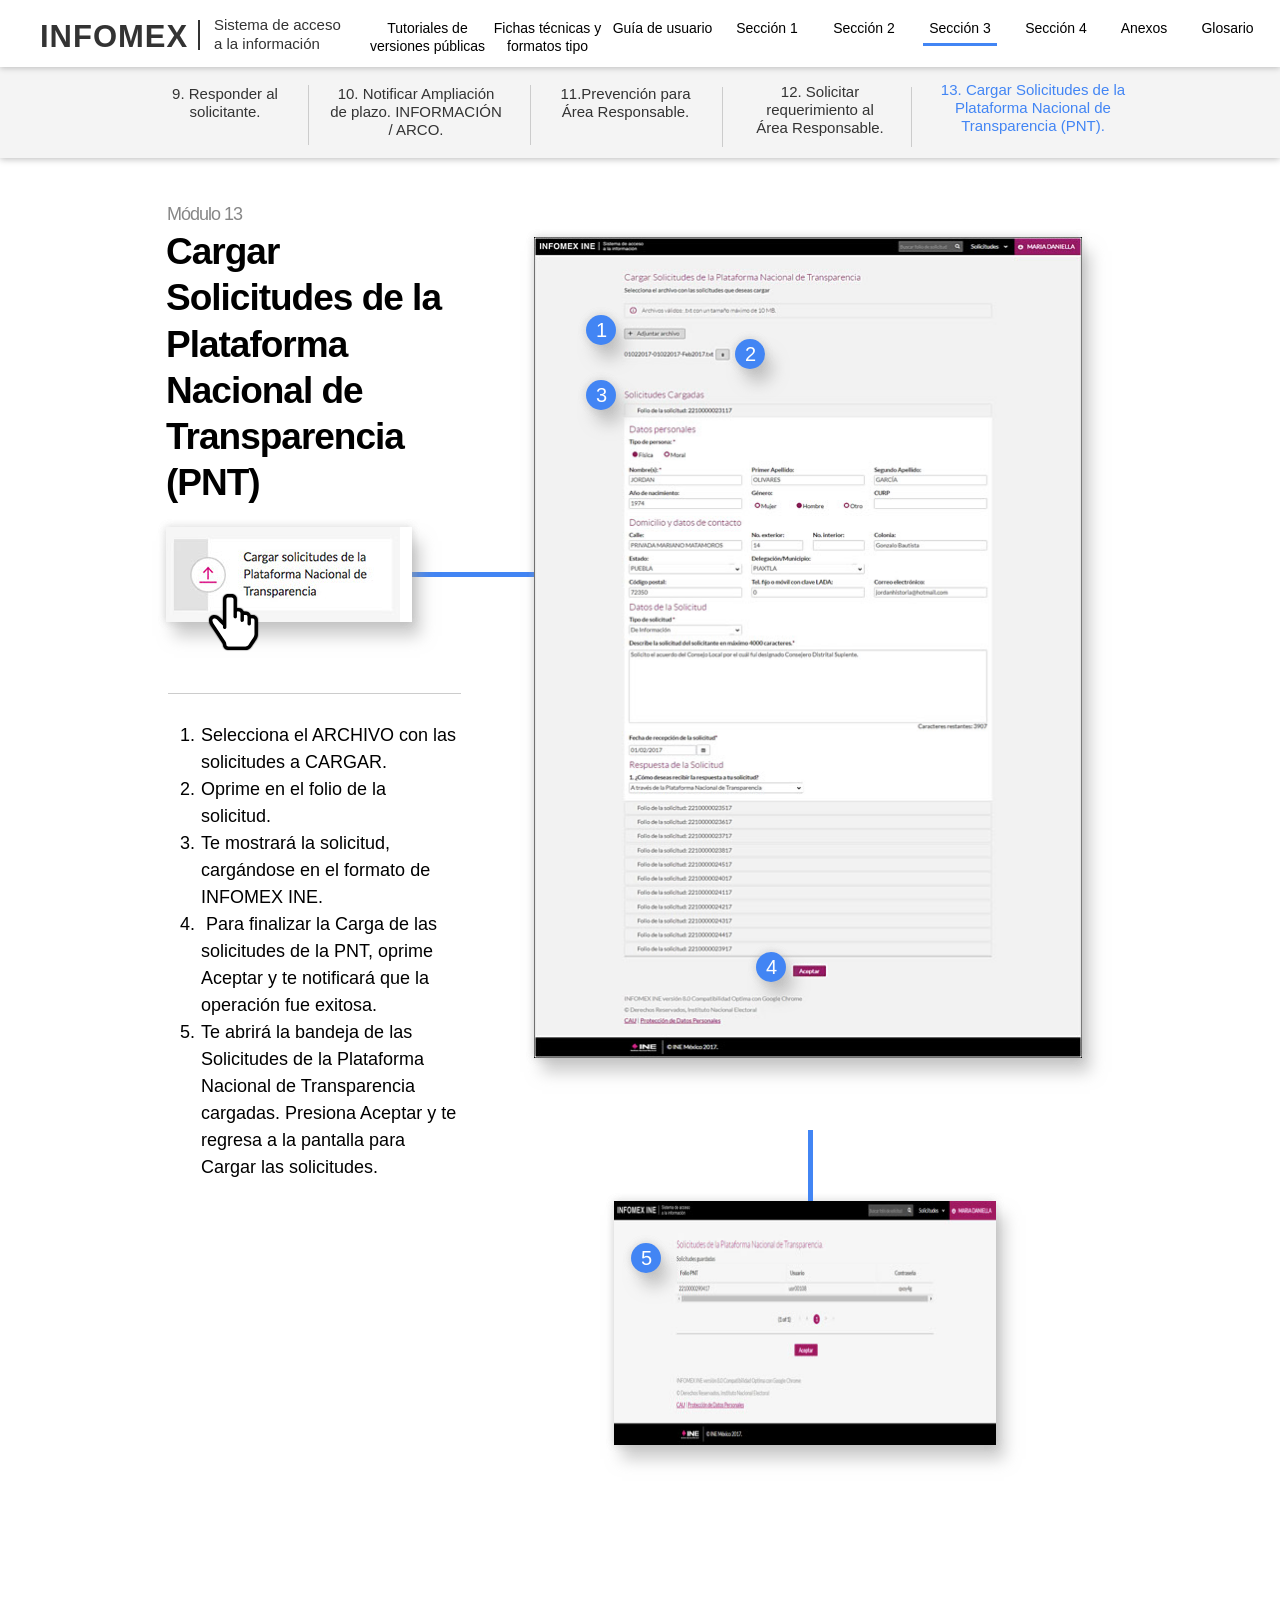
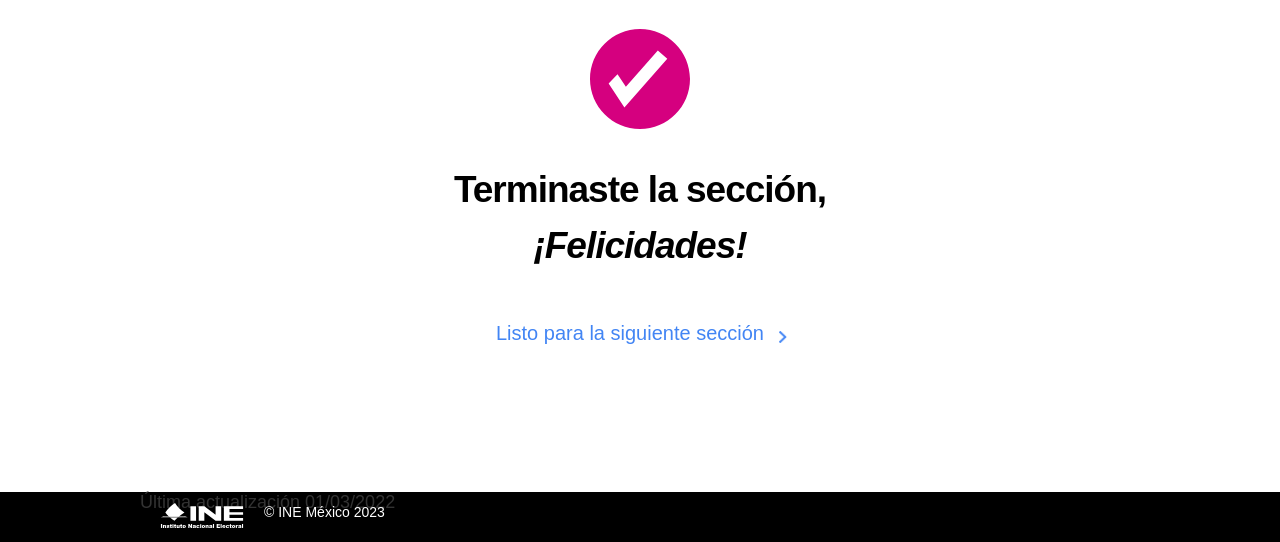
<file: modulo-13.html>
<!DOCTYPE html>
<html class="nojs html css_verticalspacer" lang="es-ES">
 <head>

  <meta http-equiv="Content-type" content="text/html;charset=UTF-8"/>
  <meta name="generator" content="2018.0.0.379"/>
  
  <script type="text/javascript">
   // Update the 'nojs'/'js' class on the html node
document.documentElement.className = document.documentElement.className.replace(/\bnojs\b/g, 'js');

// Check that all required assets are uploaded and up-to-date
if(typeof Muse == "undefined") window.Muse = {}; window.Muse.assets = {"required":["museutils.js", "museconfig.js", "jquery.musemenu.js", "jquery.watch.js", "require.js", "modulo-13.css"], "outOfDate":[]};
</script>
  
  <title>modulo-13</title>
  <!-- CSS -->
  <link rel="stylesheet" type="text/css" href="css/site_global.css?crc=533855552"/>
  <link rel="stylesheet" type="text/css" href="css/master_a-p_g_-maestra.css?crc=135848326"/>
  <link rel="stylesheet" type="text/css" href="css/master_b-p_g_-maestra.css?crc=389858910"/>
  <link rel="stylesheet" type="text/css" href="css/master_seccion-3.css?crc=231900699"/>
  <link rel="stylesheet" type="text/css" href="css/modulo-13.css?crc=113477630" id="pagesheet"/>
  <!-- IE-only CSS -->
  <!--[if lt IE 9]>
  <link rel="stylesheet" type="text/css" href="css/iefonts_modulo-13.css?crc=3892534206"/>
  <![endif]-->
  <!-- Other scripts -->
  <script type="text/javascript">
   var __adobewebfontsappname__ = "muse";
</script>
  <!-- JS includes -->
  <script src="https://webfonts.creativecloud.com/roboto:n3,n4,n7,i7:default.js" type="text/javascript"></script>
  <!--[if lt IE 9]>
  <script src="scripts/html5shiv.js?crc=4241844378" type="text/javascript"></script>
  <![endif]-->
   </head>
 <body>

  <div class="clearfix" id="page"><!-- group -->
   <div class="clearfix grpelem" id="pu21235"><!-- group -->
    <div class="browser_width" id="u21235-bw">
     <div id="u21235"><!-- simple frame --></div>
    </div>
    <a class="nonblock nontext ts7-Tablas-light-15px clearfix" id="u21344-4" href="modulo-9.html"><!-- content --><span><span class="ts7-Tablas-light-15px">9. Responder al solicitante.</span></span></a>
    <a class="nonblock nontext ts7-Tablas-light-15px clearfix" id="u21343-4" href="modulo-10.html"><!-- content --><span><span class="ts7-Tablas-light-15px">10. Notificar Ampliación de plazo. INFORMACIÓN / ARCO.</span></span></a>
    <a class="nonblock nontext ts7-Tablas-light-15px clearfix" id="u21340-4" href="modulo-11.html"><!-- content --><span><span class="ts7-Tablas-light-15px">11.Prevención para Área Responsable.</span></span></a>
    <a class="nonblock nontext ts7-Tablas-light-15px clearfix" id="u21345-4" href="modulo-12.html"><!-- content --><span><span class="ts7-Tablas-light-15px">12. Solicitar requerimiento al Área Responsable.</span></span></a>
    <a class="nonblock nontext MuseLinkActive ts7-Tablas-light-15px clearfix" id="u21382-4" href="modulo-13.html"><!-- content --><span><span class="ts7-Tablas-light-15px">13. Cargar Solicitudes de la Plataforma Nacional de Transparencia (PNT).</span></span></a>
    <div id="u21341"><!-- simple frame --></div>
    <div id="u21342"><!-- simple frame --></div>
    <div id="u21346"><!-- simple frame --></div>
    <div id="u21379"><!-- simple frame --></div>
    <div class="browser_width" id="u15545-bw">
     <div id="u15545"><!-- simple frame --></div>
    </div>
    <div class="clearfix" id="u15563"><!-- group -->
     <a class="nonblock nontext clearfix" id="u15553-4" href="index.html"><!-- content --><p>INFOMEX</p></a>
     <a class="nonblock nontext" id="u15552" href="index.html"><!-- simple frame --></a>
     <a class="nonblock nontext clearfix" id="u15554-6" href="index.html"><!-- content --><p>Sistema de acceso</p><p>a la información</p></a>
    </div>
    <nav class="MenuBar clearfix" id="menuu28602"><!-- horizontal box -->
     <div class="MenuItemContainer clearfix grpelem" id="u28609"><!-- vertical box -->
      <a class="nonblock nontext MenuItem MenuItemWithSubMenu clearfix colelem" id="u28673" href="modulo-37.html"><!-- horizontal box --><div class="MenuItemLabel clearfix grpelem" id="u28616-4"><!-- content --><p>Tutoriales de versiones públicas</p></div></a>
     </div>
     <div class="MenuItemContainer clearfix grpelem" id="u28608"><!-- vertical box -->
      <a class="nonblock nontext MenuItem MenuItemWithSubMenu clearfix colelem" id="u28672" href="modulo-22.html"><!-- horizontal box --><div class="MenuItemLabel clearfix grpelem" id="u28615-4"><!-- content --><p>Fichas técnicas y formatos tipo</p></div></a>
     </div>
      <div class="MenuItemContainer clearfix grpelem" id="u28607"><!-- vertical box -->
        <a class="nonblock nontext MenuItem MenuItemWithSubMenu clearfix colelem" id="u28671" href="modulo-19.html"><!-- horizontal box --><div class="MenuItemLabel NoWrap clearfix grpelem" id="u28614-4"><!-- content --><p>Guía de usuario</p></div></a>
      </div>
     <div class="MenuItemContainer clearfix grpelem" id="u28610"><!-- vertical box -->
      <a class="nonblock nontext MenuItem MenuItemWithSubMenu clearfix colelem" id="u28611" href="modulo-1.html"><!-- horizontal box --><div class="MenuItemLabel NoWrap clearfix grpelem" id="u28613-4"><!-- content --><p>Sección 1</p></div></a>
     </div>
     <div class="MenuItemContainer clearfix grpelem" id="u28617"><!-- vertical box -->
      <a class="nonblock nontext MenuItem MenuItemWithSubMenu clearfix colelem" id="u28618" href="modulo-5.html"><!-- horizontal box --><div class="MenuItemLabel NoWrap clearfix grpelem" id="u28620-4"><!-- content --><p>Sección 2</p></div></a>
     </div>
     <div class="MenuItemContainer clearfix grpelem" id="u28624"><!-- vertical box -->
      <a class="nonblock nontext MenuItem MenuItemWithSubMenu clearfix colelem" id="u28627" href="modulo-9.html"><!-- horizontal box --><div class="MenuItemLabel NoWrap clearfix grpelem" id="u28630-4"><!-- content --><p>Sección 3</p></div></a>
     </div>
     <div class="MenuItemContainer clearfix grpelem" id="u28689"><!-- vertical box -->
      <a class="nonblock nontext MenuItem MenuItemWithSubMenu clearfix colelem" id="u28692" href="modulo-14.html"><!-- horizontal box --><div class="MenuItemLabel NoWrap clearfix grpelem" id="u28694-4"><!-- content --><p>Sección 4</p></div></a>
     </div>
     <div class="MenuItemContainer clearfix grpelem" id="u28710"><!-- vertical box -->
      <a class="nonblock nontext MenuItem MenuItemWithSubMenu clearfix colelem" id="u28711" href="anexos.html"><!-- horizontal box --><div class="MenuItemLabel NoWrap clearfix grpelem" id="u28714-4"><!-- content --><p>Anexos</p></div></a>
     </div>
     <div class="MenuItemContainer clearfix grpelem" id="u28603"><!-- vertical box -->
      <a class="nonblock nontext MenuItem MenuItemWithSubMenu clearfix colelem" id="u28604" href="glosario.html"><!-- horizontal box --><div class="MenuItemLabel NoWrap clearfix grpelem" id="u28605-4"><!-- content --><p>Glosario</p></div></a>
     </div>
    </nav>
    <div id="u29062"><!-- simple frame --></div>
   </div>
   <div class="clearfix grpelem" id="pu26438-4"><!-- column -->
    <div class="clearfix colelem" id="u26438-4"><!-- content -->
     <p id="u26438-2"><span class="normal">Módulo 13</span></p>
    </div>
    <div class="clearfix colelem" id="pu26428"><!-- group -->
     <div class="rounded-corners resaltado-grueso grpelem" id="u26428" data-mu-ie-matrix="progid:DXImageTransform.Microsoft.Matrix(M11=-1,M12=0,M21=0,M22=-1,SizingMethod='auto expand')" data-mu-ie-matrix-dx="0" data-mu-ie-matrix-dy="0"><!-- simple frame --></div>
     <div class="shadow Sombras-nivel-2 clip_frame grpelem" id="u26405"><!-- image -->
      <img class="block" id="u26405_img" src="images/imagen%20pegada%20388x248.jpg?crc=105327536" alt="" width="382" height="244"/>
     </div>
     <div class="clearfix grpelem" id="u26410"><!-- group -->
      <div class="shadow Sombras-nivel-2-indicadores rounded-corners clearfix grpelem" id="u26411"><!-- group -->
       <div class="clearfix grpelem" id="u26412-4"><!-- content -->
        <p id="u26412-2"><span class="normal" id="u26412">4</span></p>
       </div>
      </div>
     </div>
     <div class="resaltado-grueso grpelem" id="u26413" data-mu-ie-matrix="progid:DXImageTransform.Microsoft.Matrix(M11=0,M12=-1,M21=1,M22=0,SizingMethod='auto expand')" data-mu-ie-matrix-dx="33" data-mu-ie-matrix-dy="-33"><!-- simple frame --></div>
     <div class="clearfix grpelem" id="u26414"><!-- group -->
      <div class="Sombras-nivel-2-indicadores shadow rounded-corners clearfix grpelem" id="u26415"><!-- group -->
       <div class="clearfix grpelem" id="u26416-4"><!-- content -->
        <p id="u26416-2"><span class="normal" id="u26416">5</span></p>
       </div>
      </div>
     </div>
     <div class="Sombras-nivel-2 shadow clip_frame grpelem" id="u26417"><!-- image -->
      <img class="block" id="u26417_img" src="images/imagen%20pegada%20550x824.jpg?crc=179351571" alt="" width="548" height="821"/>
     </div>
     <div class="grpelem" id="u26421"><!-- simple frame --></div>
     <div class="clearfix grpelem" id="u26422-13"><!-- content -->
      <ol class="list0 nls-None" id="u26422-11">
       <li id="u26422-2"><span class="normal">Selecciona el ARCHIVO con las solicitudes a CARGAR.</span></li>
       <li id="u26422-4"><span class="normal">Oprime en el folio de la solicitud.</span></li>
       <li id="u26422-6"><span class="normal">Te mostrará la solicitud, cargándose en el formato de INFOMEX INE.</span></li>
       <li id="u26422-8"><span class="normal">&nbsp;Para finalizar la Carga de las solicitudes de la PNT, oprime Aceptar y te notificará que la operación fue exitosa.</span></li>
       <li id="u26422-10"><span class="normal">Te abrirá la bandeja de las Solicitudes de la Plataforma Nacional de Transparencia cargadas. Presiona Aceptar y te regresa a la pantalla para Cargar las solicitudes.</span></li>
      </ol>
     </div>
     <div class="Sombras-nivel-2 shadow clip_frame grpelem" id="u26423"><!-- image -->
      <img class="block" id="u26423_img" src="images/nacional%20de%20transparencia.jpg?crc=3896949692" alt="" width="234" height="95"/>
     </div>
     <div class="clearfix grpelem" id="u26425"><!-- group -->
      <div class="Sombras-nivel-2-indicadores shadow rounded-corners clearfix grpelem" id="u26426"><!-- group -->
       <div class="clearfix grpelem" id="u26427-4"><!-- content -->
        <p id="u26427-2"><span class="normal" id="u26427">3</span></p>
       </div>
      </div>
     </div>
     <div class="clearfix grpelem" id="u29259"><!-- group -->
      <div class="Sombras-nivel-2-indicadores shadow rounded-corners clearfix grpelem" id="u29261"><!-- group -->
       <div class="clearfix grpelem" id="u29260-4"><!-- content -->
        <p id="u29260-2"><span class="normal" id="u29260">4</span></p>
       </div>
      </div>
     </div>
     <div class="clip_frame grpelem" id="u26429"><!-- svg -->
      <img class="svg" id="u26430" src="images/svg-pegado-485x548.svg?crc=3825345961" width="53" height="60" alt="" data-mu-svgfallback="images/svg%20pegado%20485x548_poster_.png?crc=3929891242"/>
     </div>
     <div class="clearfix grpelem" id="u26431-5"><!-- content -->
      <p id="u26431-2"><span class="super-titulos" id="u26431">Cargar Solicitudes de la Plataforma Nacional de Transparencia (PNT)</span></p>
      <p id="u26431-3">&nbsp;</p>
     </div>
     <div class="clearfix grpelem" id="u26432"><!-- group -->
      <div class="Sombras-nivel-2-indicadores shadow rounded-corners clearfix grpelem" id="u26433"><!-- group -->
       <div class="clearfix grpelem" id="u26434-4"><!-- content -->
        <p id="u26434-2"><span class="normal" id="u26434">2</span></p>
       </div>
      </div>
     </div>
     <div class="clearfix grpelem" id="u26435"><!-- group -->
      <div class="Sombras-nivel-2-indicadores shadow rounded-corners clearfix grpelem" id="u26436"><!-- group -->
       <div class="clearfix grpelem" id="u26437-4"><!-- content -->
        <p id="u26437-2"><span class="normal" id="u26437">1</span></p>
       </div>
      </div>
     </div>
    </div>
    <div class="clearfix colelem" id="u26519"><!-- column -->
     <div class="clip_frame colelem" id="u26520"><!-- svg -->
      <img class="svg" id="u26521" src="images/svg-pegado-14324x143.svg?crc=4118935314" width="100" height="100" alt="" data-mu-svgfallback="images/svg%20pegado%2014324x143_poster_.png?crc=4172721349"/>
     </div>
     <div class="clearfix colelem" id="u26522-6"><!-- content -->
      <p id="u26522-2"><span class="super-titulos">Terminaste la sección,</span></p>
      <p id="u26522-4"><span class="super-titulos" id="u26522-3">¡Felicidades!</span></p>
     </div>
     <div class="clearfix colelem" id="u26523"><!-- group -->
      <a class="nonblock nontext shadow botones-1 rounded-corners clearfix grpelem" id="u26524-4" href="modulo-14.html"><!-- content --><p id="u26524-2"><span class="Subtitulos" id="u26524">Listo para la siguiente sección</span></p></a>
      <a class="nonblock nontext clip_frame grpelem" id="u26525" href="seccion_3.html"><!-- image --><img class="block" id="u26525_img" src="images/felcha_derecha.png?crc=4100514967" alt="" width="8" height="12"/></a>
     </div>
    </div>
   </div>
   <div class="verticalspacer" data-offset-top="1966" data-content-above-spacer="1965" data-content-below-spacer="173"></div>
   <div class="browser_width grpelem" id="u4093-bw">
    <div id="u4093"><!-- group -->
     <div class="clearfix" id="u4093_align_to_page">
      <div class="clip_frame grpelem" id="u4096"><!-- svg -->
       <img class="svg" id="u4097" src="images/svg-pegado-625196x190.svg?crc=474778767" width="84" height="25" alt="" data-mu-svgfallback="images/svg%20pegado%20625196x190_poster_.png?crc=4082289223"/>
      </div>
       <div class="clearfix grpelem" id="u4094-4"><!-- content -->
        <p><span class="normal" id="u4094">© INE México 2023</span></p>
       </div>
       <div class="clearfix grpelem" id="u4095-4"><!-- content -->
       <p><span class="ts6-Cuerpo-de-texto" id="u4095">Última actualización 01/03/2022</span></p>
      </div>
     </div>
    </div>
   </div>
  </div>
  <!-- Other scripts -->
  <script type="text/javascript">
   // Decide weather to suppress missing file error or not based on preference setting
var suppressMissingFileError = false
</script>
  <script type="text/javascript">
   window.Muse.assets.check=function(d){if(!window.Muse.assets.checked){window.Muse.assets.checked=!0;var b={},c=function(a,b){if(window.getComputedStyle){var c=window.getComputedStyle(a,null);return c&&c.getPropertyValue(b)||c&&c[b]||""}if(document.documentElement.currentStyle)return(c=a.currentStyle)&&c[b]||a.style&&a.style[b]||"";return""},a=function(a){if(a.match(/^rgb/))return a=a.replace(/\s+/g,"").match(/([\d\,]+)/gi)[0].split(","),(parseInt(a[0])<<16)+(parseInt(a[1])<<8)+parseInt(a[2]);if(a.match(/^\#/))return parseInt(a.substr(1),

16);return 0},g=function(g){for(var f=document.getElementsByTagName("link"),h=0;h<f.length;h++)if("text/css"==f[h].type){var i=(f[h].href||"").match(/\/?css\/([\w\-]+\.css)\?crc=(\d+)/);if(!i||!i[1]||!i[2])break;b[i[1]]=i[2]}f=document.createElement("div");f.className="version";f.style.cssText="display:none; width:1px; height:1px;";document.getElementsByTagName("body")[0].appendChild(f);for(h=0;h<Muse.assets.required.length;){var i=Muse.assets.required[h],l=i.match(/([\w\-\.]+)\.(\w+)$/),k=l&&l[1]?

l[1]:null,l=l&&l[2]?l[2]:null;switch(l.toLowerCase()){case "css":k=k.replace(/\W/gi,"_").replace(/^([^a-z])/gi,"_$1");f.className+=" "+k;k=a(c(f,"color"));l=a(c(f,"backgroundColor"));k!=0||l!=0?(Muse.assets.required.splice(h,1),"undefined"!=typeof b[i]&&(k!=b[i]>>>24||l!=(b[i]&16777215))&&Muse.assets.outOfDate.push(i)):h++;f.className="version";break;case "js":h++;break;default:throw Error("Unsupported file type: "+l);}}d?d().jquery!="1.8.3"&&Muse.assets.outOfDate.push("jquery-1.8.3.min.js"):Muse.assets.required.push("jquery-1.8.3.min.js");

f.parentNode.removeChild(f);if(Muse.assets.outOfDate.length||Muse.assets.required.length)f="Puede que determinados archivos falten en el servidor o sean incorrectos. Limpie la cache del navegador e inténtelo de nuevo. Si el problema persiste, póngase en contacto con el administrador del sitio web.",g&&Muse.assets.outOfDate.length&&(f+="\nOut of date: "+Muse.assets.outOfDate.join(",")),g&&Muse.assets.required.length&&(f+="\nMissing: "+Muse.assets.required.join(",")),suppressMissingFileError?(f+="\nUse SuppressMissingFileError key in AppPrefs.xml to show missing file error pop up.",console.log(f)):alert(f)};location&&location.search&&location.search.match&&location.search.match(/muse_debug/gi)?

setTimeout(function(){g(!0)},5E3):g()}};

var muse_init=function(){require.config({baseUrl:""});require(["jquery","museutils","whatinput","jquery.musemenu","jquery.watch"],function(d){var $ = d;$(document).ready(function(){try{
window.Muse.assets.check($);/* body */
Muse.Utils.transformMarkupToFixBrowserProblemsPreInit();/* body */
Muse.Utils.prepHyperlinks(true);/* body */
Muse.Utils.resizeHeight('.browser_width');/* resize height */
Muse.Utils.requestAnimationFrame(function() { $('body').addClass('initialized'); });/* mark body as initialized */
Muse.Utils.makeButtonsVisibleAfterSettingMinWidth();/* body */
Muse.Utils.initWidget('.MenuBar', ['#bp_infinity'], function(elem) { return $(elem).museMenu(); });/* unifiedNavBar */
Muse.Utils.fullPage('#page');/* 100% height page */
Muse.Utils.showWidgetsWhenReady();/* body */
Muse.Utils.transformMarkupToFixBrowserProblems();/* body */
}catch(b){if(b&&"function"==typeof b.notify?b.notify():Muse.Assert.fail("Error calling selector function: "+b),false)throw b;}})})};


</script>
  <!-- RequireJS script -->
  <script src="scripts/require.js?crc=4157109226" type="text/javascript" async data-main="scripts/museconfig.js?crc=4153641093" onload="if (requirejs) requirejs.onError = function(requireType, requireModule) { if (requireType && requireType.toString && requireType.toString().indexOf && 0 <= requireType.toString().indexOf('#scripterror')) window.Muse.assets.check(); }" onerror="window.Muse.assets.check();"></script>
   </body>
</html>
</file>
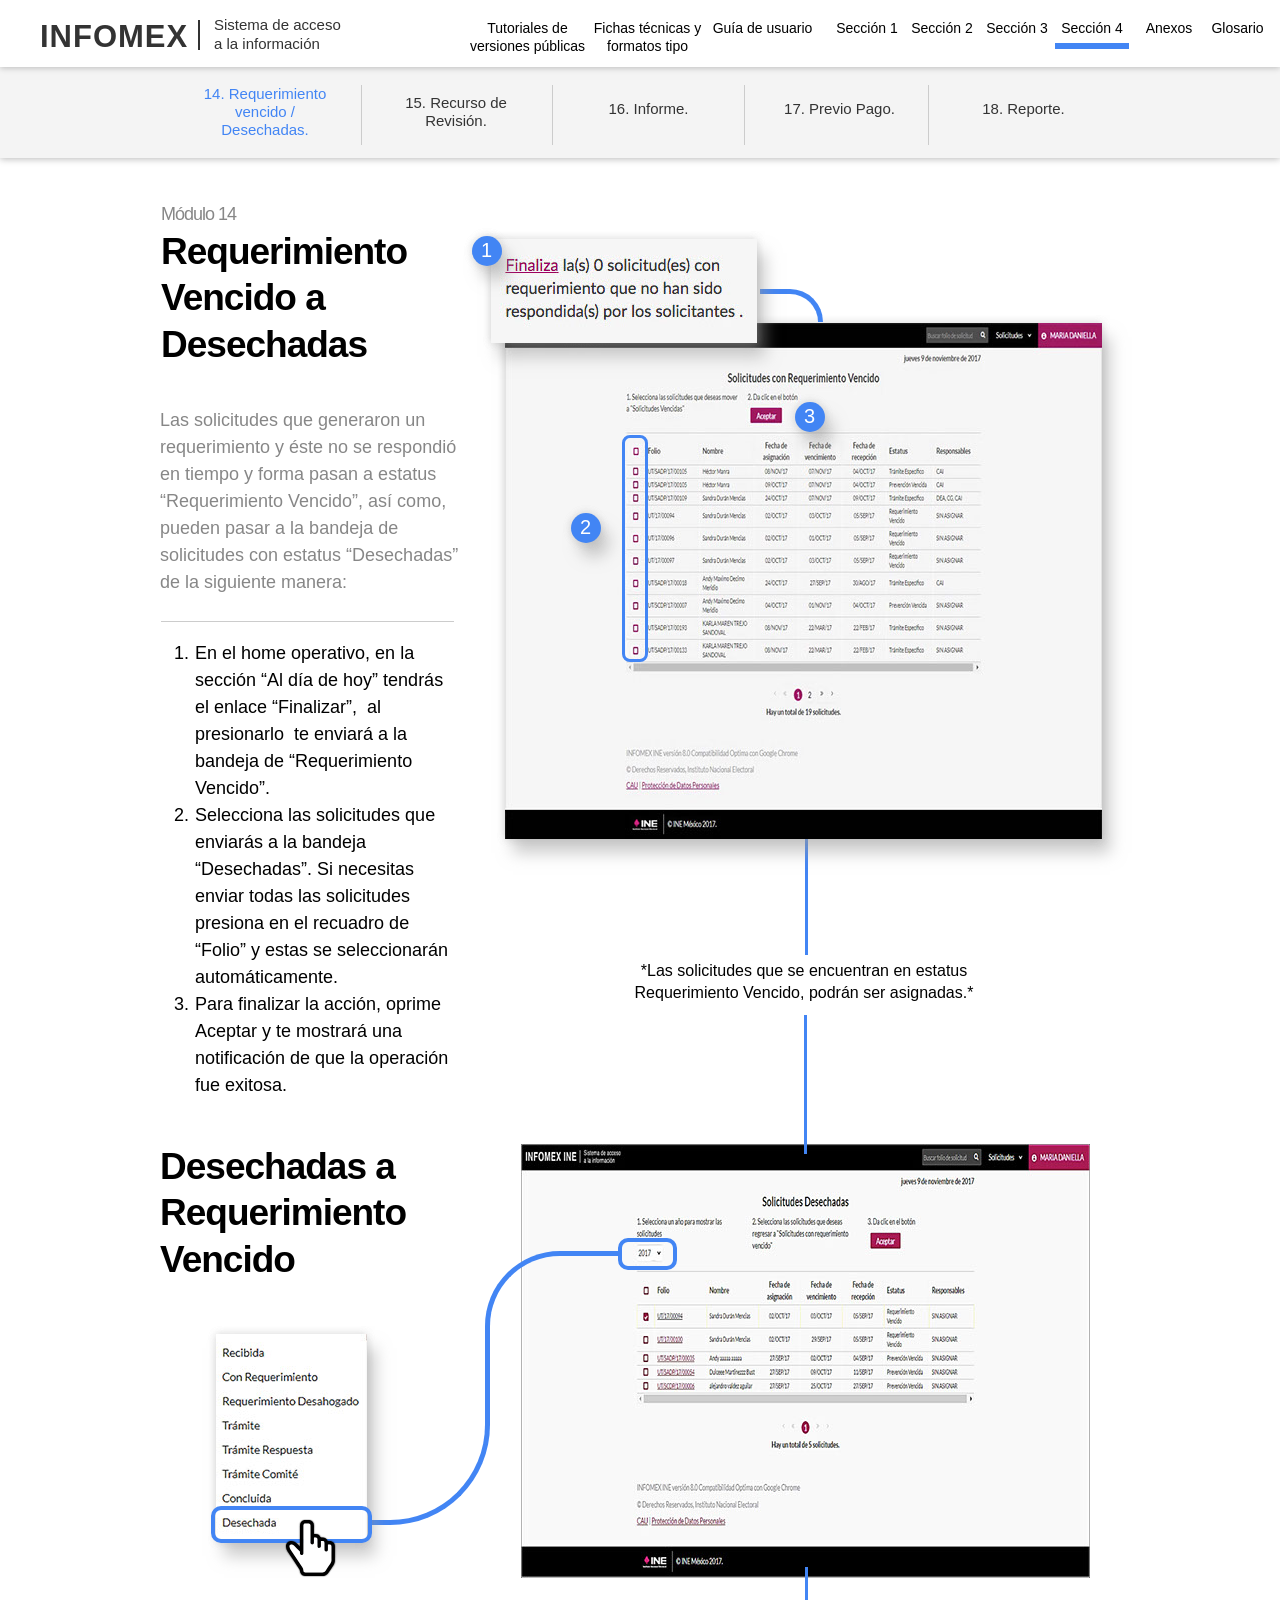
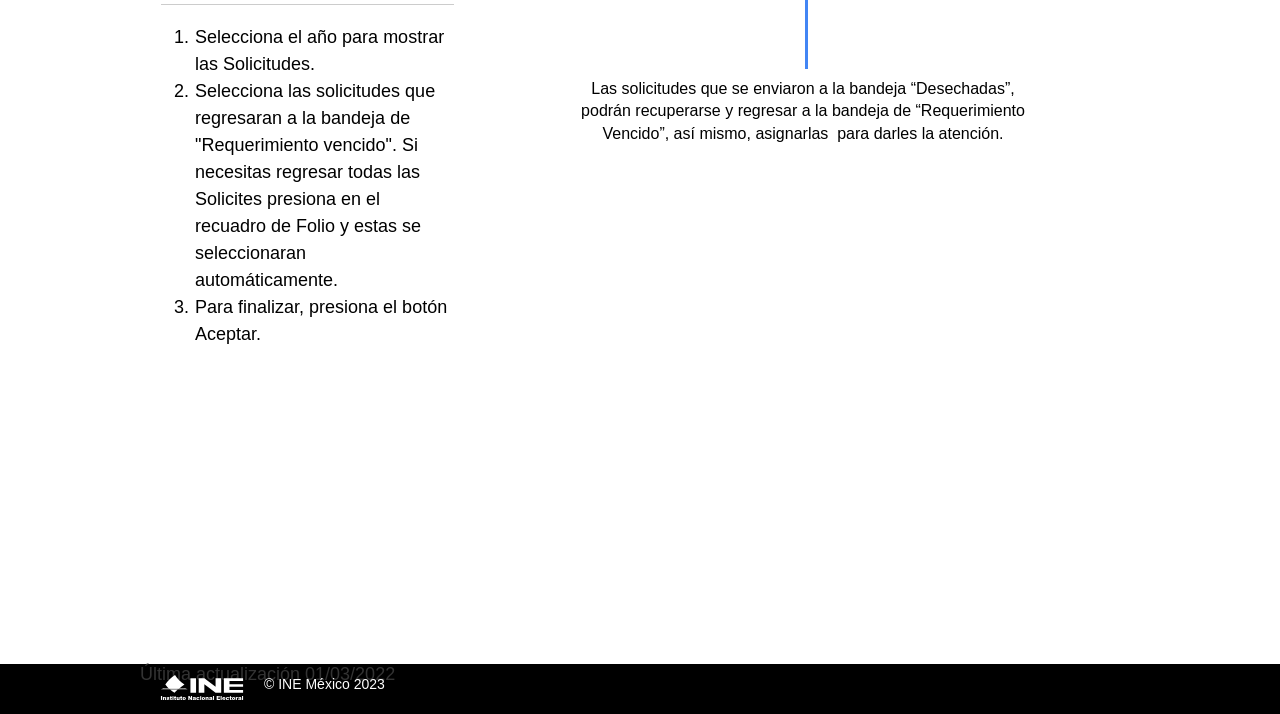
<file: modulo-14.html>
<!DOCTYPE html>
<html class="nojs html css_verticalspacer" lang="es-ES">
 <head>

  <meta http-equiv="Content-type" content="text/html;charset=UTF-8"/>
  <meta name="generator" content="2018.0.0.379"/>
  
  <script type="text/javascript">
   // Update the 'nojs'/'js' class on the html node
document.documentElement.className = document.documentElement.className.replace(/\bnojs\b/g, 'js');

// Check that all required assets are uploaded and up-to-date
if(typeof Muse == "undefined") window.Muse = {}; window.Muse.assets = {"required":["museutils.js", "museconfig.js", "jquery.musemenu.js", "jquery.watch.js", "require.js", "modulo-14.css"], "outOfDate":[]};
</script>
  
  <title>modulo-14</title>
  <!-- CSS -->
  <link rel="stylesheet" type="text/css" href="css/site_global.css?crc=533855552"/>
  <link rel="stylesheet" type="text/css" href="css/master_a-p_g_-maestra.css?crc=135848326"/>
  <link rel="stylesheet" type="text/css" href="css/master_b-p_g_-maestra.css?crc=389858910"/>
  <link rel="stylesheet" type="text/css" href="css/master_seccion-4.css?crc=4071516898"/>
  <link rel="stylesheet" type="text/css" href="css/modulo-14.css?crc=4121384247" id="pagesheet"/>
  <!-- IE-only CSS -->
  <!--[if lt IE 9]>
  <link rel="stylesheet" type="text/css" href="css/iefonts_modulo-14.css?crc=3797265136"/>
  <![endif]-->
  <!-- Other scripts -->
  <script type="text/javascript">
   var __adobewebfontsappname__ = "muse";
</script>
  <!-- JS includes -->
  <script src="https://webfonts.creativecloud.com/roboto:n3,n4,n7:default.js" type="text/javascript"></script>
  <!--[if lt IE 9]>
  <script src="scripts/html5shiv.js?crc=4241844378" type="text/javascript"></script>
  <![endif]-->
   </head>
 <body>

  <div class="clearfix" id="page"><!-- group -->
   <div class="clearfix grpelem" id="pu21235"><!-- group -->
    <div class="browser_width" id="u21235-bw">
     <div id="u21235"><!-- simple frame --></div>
    </div>
    <div class="clearfix" id="u29739"><!-- group -->
     <a class="nonblock nontext MuseLinkActive ts7-Tablas-light-15px clearfix" id="u21440-4" href="modulo-14.html"><!-- content --><span><span class="ts7-Tablas-light-15px">14. Requerimiento vencido / Desechadas.</span></span></a>
     <div id="u21437"><!-- simple frame --></div>
     <a class="nonblock nontext ts7-Tablas-light-15px clearfix" id="u21439-4" href="modulo-15.html"><!-- content --><span><span class="ts7-Tablas-light-15px">15. Recurso de Revisión.</span></span></a>
     <div id="u21438"><!-- simple frame --></div>
     <a class="nonblock nontext ts7-Tablas-light-15px clearfix" id="u21436-4" href="modulo-16.html"><!-- content --><span><span class="ts7-Tablas-light-15px">16. Informe.</span></span></a>
     <div id="u29429"><!-- simple frame --></div>
     <a class="nonblock nontext ts7-Tablas-light-15px clearfix" id="u29426-4" href="modulo-17.html"><!-- content --><span><span class="ts7-Tablas-light-15px">17. Previo Pago.</span></span></a>
     <div id="u29736"><!-- simple frame --></div>
     <a class="nonblock nontext ts7-Tablas-light-15px clearfix" id="u29733-4" href="modulo-18.html"><!-- content --><span><span class="ts7-Tablas-light-15px">18. Reporte.</span></span></a>
    </div>
    <div class="browser_width" id="u15545-bw">
     <div id="u15545"><!-- simple frame --></div>
    </div>
    <div class="clearfix" id="u15563"><!-- group -->
     <a class="nonblock nontext clearfix" id="u15553-4" href="index.html"><!-- content --><p>INFOMEX</p></a>
     <a class="nonblock nontext" id="u15552" href="index.html"><!-- simple frame --></a>
     <a class="nonblock nontext clearfix" id="u15554-6" href="index.html"><!-- content --><p>Sistema de acceso</p><p>a la información</p></a>
    </div>
    <nav class="MenuBar clearfix" id="menuu28602"><!-- horizontal box -->
     <div class="MenuItemContainer clearfix grpelem" id="u28609"><!-- vertical box -->
      <a class="nonblock nontext MenuItem MenuItemWithSubMenu clearfix colelem" id="u28673" href="modulo-37.html"><!-- horizontal box --><div class="MenuItemLabel clearfix grpelem" id="u28616-4"><!-- content --><p>Tutoriales de versiones públicas</p></div></a>
     </div>
     <div class="MenuItemContainer clearfix grpelem" id="u28608"><!-- vertical box -->
      <a class="nonblock nontext MenuItem MenuItemWithSubMenu clearfix colelem" id="u28672" href="modulo-22.html"><!-- horizontal box --><div class="MenuItemLabel clearfix grpelem" id="u28615-4"><!-- content --><p>Fichas técnicas y formatos tipo</p></div></a>
     </div>
      <div class="MenuItemContainer clearfix grpelem" id="u28607"><!-- vertical box -->
        <a class="nonblock nontext MenuItem MenuItemWithSubMenu clearfix colelem" id="u28671" href="modulo-19.html"><!-- horizontal box --><div class="MenuItemLabel NoWrap clearfix grpelem" id="u28614-4"><!-- content --><p>Guía de usuario</p></div></a>
      </div>
     <div class="MenuItemContainer clearfix grpelem" id="u28610"><!-- vertical box -->
      <a class="nonblock nontext MenuItem MenuItemWithSubMenu clearfix colelem" id="u28611" href="modulo-1.html"><!-- horizontal box --><div class="MenuItemLabel NoWrap clearfix grpelem" id="u28613-4"><!-- content --><p>Sección 1</p></div></a>
     </div>
     <div class="MenuItemContainer clearfix grpelem" id="u28617"><!-- vertical box -->
      <a class="nonblock nontext MenuItem MenuItemWithSubMenu clearfix colelem" id="u28618" href="modulo-5.html"><!-- horizontal box --><div class="MenuItemLabel NoWrap clearfix grpelem" id="u28620-4"><!-- content --><p>Sección 2</p></div></a>
     </div>
     <div class="MenuItemContainer clearfix grpelem" id="u28624"><!-- vertical box -->
      <a class="nonblock nontext MenuItem MenuItemWithSubMenu clearfix colelem" id="u28627" href="modulo-9.html"><!-- horizontal box --><div class="MenuItemLabel NoWrap clearfix grpelem" id="u28630-4"><!-- content --><p>Sección 3</p></div></a>
     </div>
     <div class="MenuItemContainer clearfix grpelem" id="u28689"><!-- vertical box -->
      <a class="nonblock nontext MenuItem MenuItemWithSubMenu MuseMenuActive clearfix colelem" id="u28692" href="modulo-14.html"><!-- horizontal box --><div class="MenuItemLabel NoWrap clearfix grpelem" id="u28694-4"><!-- content --><p>Sección 4</p></div></a>
     </div>
     <div class="MenuItemContainer clearfix grpelem" id="u28710"><!-- vertical box -->
      <a class="nonblock nontext MenuItem MenuItemWithSubMenu clearfix colelem" id="u28711" href="anexos.html"><!-- horizontal box --><div class="MenuItemLabel NoWrap clearfix grpelem" id="u28714-4"><!-- content --><p>Anexos</p></div></a>
     </div>
     <div class="MenuItemContainer clearfix grpelem" id="u28603"><!-- vertical box -->
      <a class="nonblock nontext MenuItem MenuItemWithSubMenu clearfix colelem" id="u28604" href="glosario.html"><!-- horizontal box --><div class="MenuItemLabel NoWrap clearfix grpelem" id="u28605-4"><!-- content --><p>Glosario</p></div></a>
     </div>
    </nav>
    <div id="u29065"><!-- simple frame --></div>
   </div>
   <div class="clearfix grpelem" id="pu26874-4"><!-- column -->
    <div class="clearfix colelem" id="u26874-4"><!-- content -->
     <p id="u26874-2"><span class="normal">Módulo 14</span></p>
    </div>
    <div class="clearfix colelem" id="pu26831-4"><!-- group -->
     <div class="clearfix grpelem" id="u26831-4"><!-- content -->
      <p id="u26831-2"><span class="normal" id="u26831">Las solicitudes que se enviaron a la bandeja “Desechadas”, podrán recuperarse y regresar a la bandeja de “Requerimiento Vencido”, así mismo, asignarlas&nbsp; para darles la atención.</span></p>
     </div>
     <div class="clip_frame grpelem" id="u26834"><!-- image -->
      <img class="block" id="u26834_img" src="images/imagen%20pegada%201120x854.jpg?crc=3993054534" alt="" width="569" height="434"/>
     </div>
     <div class="rounded-corners resaltado-grueso grpelem" id="u26836" data-mu-ie-matrix="progid:DXImageTransform.Microsoft.Matrix(M11=0,M12=-1,M21=1,M22=0,SizingMethod='auto expand')" data-mu-ie-matrix-dx="48" data-mu-ie-matrix-dy="-47"><!-- simple frame --></div>
     <div class="resaltado-grueso rounded-corners grpelem" id="u26837"><!-- simple frame --></div>
     <div class="rounded-corners grpelem" id="u26838"><!-- simple frame --></div>
     <div class="grpelem" id="u26839"><!-- simple frame --></div>
     <div class="clearfix grpelem" id="u26840-9"><!-- content -->
      <ol class="list0 nls-None" id="u26840-7">
       <li id="u26840-2"><span class="normal">En el home operativo, en la sección “Al día de hoy” tendrás el enlace “Finalizar”,&nbsp; al presionarlo&nbsp; te enviará a la bandeja de “Requerimiento Vencido”.</span></li>
       <li id="u26840-4"><span class="normal">Selecciona las solicitudes que enviarás a la bandeja “Desechadas”. Si necesitas enviar todas las solicitudes presiona en el recuadro de “Folio” y estas se seleccionarán automáticamente.</span></li>
       <li id="u26840-6"><span class="normal">Para finalizar la acción, oprime Aceptar y te mostrará una notificación de que la operación fue exitosa.</span></li>
      </ol>
     </div>
     <div class="resaltado-grueso rounded-corners grpelem" id="u26841" data-mu-ie-matrix="progid:DXImageTransform.Microsoft.Matrix(M11=-1,M12=0,M21=0,M22=-1,SizingMethod='auto expand')" data-mu-ie-matrix-dx="0" data-mu-ie-matrix-dy="0"><!-- simple frame --></div>
     <div class="resaltado-grueso grpelem" id="u26842" data-mu-ie-matrix="progid:DXImageTransform.Microsoft.Matrix(M11=0,M12=-1,M21=1,M22=0,SizingMethod='auto expand')" data-mu-ie-matrix-dx="66" data-mu-ie-matrix-dy="-66"><!-- simple frame --></div>
     <div class="clearfix grpelem" id="u26843-9"><!-- content -->
      <ol class="list0 nls-None" id="u26843-7">
       <li id="u26843-2"><span class="normal">Selecciona el año para mostrar las Solicitudes.</span></li>
       <li id="u26843-4"><span class="normal">Selecciona las solicitudes que regresaran a la bandeja de &quot;Requerimiento vencido&quot;. Si necesitas regresar todas las Solicites presiona en el recuadro de Folio y estas se seleccionaran automáticamente.</span></li>
       <li id="u26843-6"><span class="normal">Para finalizar, presiona el botón Aceptar.</span></li>
      </ol>
     </div>
     <div class="clearfix grpelem" id="u26844-4"><!-- content -->
      <p id="u26844-2"><span class="normal" id="u26844">*Las solicitudes que se encuentran en estatus Requerimiento Vencido, podrán ser asignadas.*</span></p>
     </div>
     <div class="resaltado-grueso grpelem" id="u26846" data-mu-ie-matrix="progid:DXImageTransform.Microsoft.Matrix(M11=0,M12=-1,M21=1,M22=0,SizingMethod='auto expand')" data-mu-ie-matrix-dx="60" data-mu-ie-matrix-dy="-60"><!-- simple frame --></div>
     <div class="shadow Sombras-nivel-2 clip_frame grpelem" id="u26848"><!-- image -->
      <img class="block" id="u26848_img" src="images/imagen%20pegada%20482x694-crop-u26848.jpg?crc=128304559" alt="" width="152" height="208"/>
     </div>
     <div class="clearfix grpelem" id="u26851-4"><!-- content -->
      <p id="u26851-2"><span class="normal">Las solicitudes que generaron un requerimiento y éste no se respondió en tiempo y forma pasan a estatus “Requerimiento Vencido”, así como, pueden pasar a la bandeja de solicitudes con estatus “Desechadas” de la siguiente manera:</span></p>
     </div>
     <div class="Sombras-nivel-2 shadow clip_frame grpelem" id="u26852"><!-- image -->
      <img class="block" id="u26852_img" src="images/imagen%20pegada%20958x828.jpg?crc=3959224670" alt="" width="597" height="516"/>
     </div>
     <div class="grpelem" id="u26854"><!-- simple frame --></div>
     <div class="rounded-corners grpelem" id="u26857"><!-- simple frame --></div>
     <div class="clearfix grpelem" id="u26858"><!-- group -->
      <div class="shadow Sombras-nivel-2-indicadores rounded-corners clearfix grpelem" id="u26860"><!-- group -->
       <div class="clearfix grpelem" id="u26859-4"><!-- content -->
        <p id="u26859-2"><span class="normal" id="u26859">2</span></p>
       </div>
      </div>
     </div>
     <div class="clearfix grpelem" id="u26861-4"><!-- content -->
      <p id="u26861-2"><span class="super-titulos">Requerimiento Vencido a Desechadas</span></p>
     </div>
     <div class="clearfix grpelem" id="u26862"><!-- group -->
      <div class="Sombras-nivel-2-indicadores shadow rounded-corners clearfix grpelem" id="u26864"><!-- group -->
       <div class="clearfix grpelem" id="u26863-4"><!-- content -->
        <p id="u26863-2"><span class="normal" id="u26863">3</span></p>
       </div>
      </div>
     </div>
     <div class="rounded-corners resaltado-grueso-redondo grpelem" id="u26866" data-mu-ie-matrix="progid:DXImageTransform.Microsoft.Matrix(M11=0,M12=-1,M21=1,M22=0,SizingMethod='auto expand')" data-mu-ie-matrix-dx="-15" data-mu-ie-matrix-dy="15"><!-- simple frame --></div>
     <div class="clip_frame grpelem" id="u26867"><!-- svg -->
      <img class="svg" id="u26868" src="images/svg-pegado-485x548.svg?crc=3825345961" width="53" height="60" alt="" data-mu-svgfallback="images/svg%20pegado%20485x548_poster_.png?crc=3929891242"/>
     </div>
     <div class="Sombras-nivel-2 shadow clip_frame grpelem" id="u26869"><!-- image -->
      <img class="block" id="u26869_img" src="images/solicitudes_de_estatus_finaliza-crop-u26869.jpg?crc=4020132587" alt="" width="266" height="104"/>
     </div>
     <div class="clearfix grpelem" id="u26871"><!-- group -->
      <div class="Sombras-nivel-2-indicadores shadow rounded-corners clearfix grpelem" id="u26873"><!-- group -->
       <div class="clearfix grpelem" id="u26872-4"><!-- content -->
        <p id="u26872-2"><span class="normal" id="u26872">1</span></p>
       </div>
      </div>
     </div>
     <div class="rounded-corners grpelem" id="u26847"><!-- simple frame --></div>
     <div class="clip_frame grpelem" id="u26855"><!-- svg -->
      <img class="svg" id="u26856" src="images/svg-pegado-485x548.svg?crc=3825345961" width="53" height="60" alt="" data-mu-svgfallback="images/svg%20pegado%20485x548_poster_.png?crc=3929891242"/>
     </div>
     <div class="clearfix grpelem" id="u29836-4"><!-- content -->
      <p id="u29836-2"><span class="super-titulos">Desechadas a Requerimiento Vencido</span></p>
     </div>
    </div>
   </div>
   <div class="verticalspacer" data-offset-top="2077" data-content-above-spacer="2076" data-content-below-spacer="174"></div>
   <div class="browser_width grpelem" id="u4093-bw">
    <div id="u4093"><!-- group -->
     <div class="clearfix" id="u4093_align_to_page">
      <div class="clip_frame grpelem" id="u4096"><!-- svg -->
       <img class="svg" id="u4097" src="images/svg-pegado-625196x190.svg?crc=474778767" width="84" height="25" alt="" data-mu-svgfallback="images/svg%20pegado%20625196x190_poster_.png?crc=4082289223"/>
      </div>
       <div class="clearfix grpelem" id="u4094-4"><!-- content -->
        <p><span class="normal" id="u4094">© INE México 2023</span></p>
       </div>
       <div class="clearfix grpelem" id="u4095-4"><!-- content -->
       <p><span class="ts6-Cuerpo-de-texto" id="u4095">Última actualización 01/03/2022</span></p>
      </div>
     </div>
    </div>
   </div>
  </div>
  <!-- Other scripts -->
  <script type="text/javascript">
   // Decide weather to suppress missing file error or not based on preference setting
var suppressMissingFileError = false
</script>
  <script type="text/javascript">
   window.Muse.assets.check=function(d){if(!window.Muse.assets.checked){window.Muse.assets.checked=!0;var b={},c=function(a,b){if(window.getComputedStyle){var c=window.getComputedStyle(a,null);return c&&c.getPropertyValue(b)||c&&c[b]||""}if(document.documentElement.currentStyle)return(c=a.currentStyle)&&c[b]||a.style&&a.style[b]||"";return""},a=function(a){if(a.match(/^rgb/))return a=a.replace(/\s+/g,"").match(/([\d\,]+)/gi)[0].split(","),(parseInt(a[0])<<16)+(parseInt(a[1])<<8)+parseInt(a[2]);if(a.match(/^\#/))return parseInt(a.substr(1),

16);return 0},g=function(g){for(var f=document.getElementsByTagName("link"),h=0;h<f.length;h++)if("text/css"==f[h].type){var i=(f[h].href||"").match(/\/?css\/([\w\-]+\.css)\?crc=(\d+)/);if(!i||!i[1]||!i[2])break;b[i[1]]=i[2]}f=document.createElement("div");f.className="version";f.style.cssText="display:none; width:1px; height:1px;";document.getElementsByTagName("body")[0].appendChild(f);for(h=0;h<Muse.assets.required.length;){var i=Muse.assets.required[h],l=i.match(/([\w\-\.]+)\.(\w+)$/),k=l&&l[1]?

l[1]:null,l=l&&l[2]?l[2]:null;switch(l.toLowerCase()){case "css":k=k.replace(/\W/gi,"_").replace(/^([^a-z])/gi,"_$1");f.className+=" "+k;k=a(c(f,"color"));l=a(c(f,"backgroundColor"));k!=0||l!=0?(Muse.assets.required.splice(h,1),"undefined"!=typeof b[i]&&(k!=b[i]>>>24||l!=(b[i]&16777215))&&Muse.assets.outOfDate.push(i)):h++;f.className="version";break;case "js":h++;break;default:throw Error("Unsupported file type: "+l);}}d?d().jquery!="1.8.3"&&Muse.assets.outOfDate.push("jquery-1.8.3.min.js"):Muse.assets.required.push("jquery-1.8.3.min.js");

f.parentNode.removeChild(f);if(Muse.assets.outOfDate.length||Muse.assets.required.length)f="Puede que determinados archivos falten en el servidor o sean incorrectos. Limpie la cache del navegador e inténtelo de nuevo. Si el problema persiste, póngase en contacto con el administrador del sitio web.",g&&Muse.assets.outOfDate.length&&(f+="\nOut of date: "+Muse.assets.outOfDate.join(",")),g&&Muse.assets.required.length&&(f+="\nMissing: "+Muse.assets.required.join(",")),suppressMissingFileError?(f+="\nUse SuppressMissingFileError key in AppPrefs.xml to show missing file error pop up.",console.log(f)):alert(f)};location&&location.search&&location.search.match&&location.search.match(/muse_debug/gi)?

setTimeout(function(){g(!0)},5E3):g()}};

var muse_init=function(){require.config({baseUrl:""});require(["jquery","museutils","whatinput","jquery.musemenu","jquery.watch"],function(d){var $ = d;$(document).ready(function(){try{
window.Muse.assets.check($);/* body */
Muse.Utils.transformMarkupToFixBrowserProblemsPreInit();/* body */
Muse.Utils.prepHyperlinks(true);/* body */
Muse.Utils.resizeHeight('.browser_width');/* resize height */
Muse.Utils.requestAnimationFrame(function() { $('body').addClass('initialized'); });/* mark body as initialized */
Muse.Utils.makeButtonsVisibleAfterSettingMinWidth();/* body */
Muse.Utils.initWidget('.MenuBar', ['#bp_infinity'], function(elem) { return $(elem).museMenu(); });/* unifiedNavBar */
Muse.Utils.fullPage('#page');/* 100% height page */
Muse.Utils.showWidgetsWhenReady();/* body */
Muse.Utils.transformMarkupToFixBrowserProblems();/* body */
}catch(b){if(b&&"function"==typeof b.notify?b.notify():Muse.Assert.fail("Error calling selector function: "+b),false)throw b;}})})};


</script>
  <!-- RequireJS script -->
  <script src="scripts/require.js?crc=4157109226" type="text/javascript" async data-main="scripts/museconfig.js?crc=4153641093" onload="if (requirejs) requirejs.onError = function(requireType, requireModule) { if (requireType && requireType.toString && requireType.toString().indexOf && 0 <= requireType.toString().indexOf('#scripterror')) window.Muse.assets.check(); }" onerror="window.Muse.assets.check();"></script>
   </body>
</html>
</file>
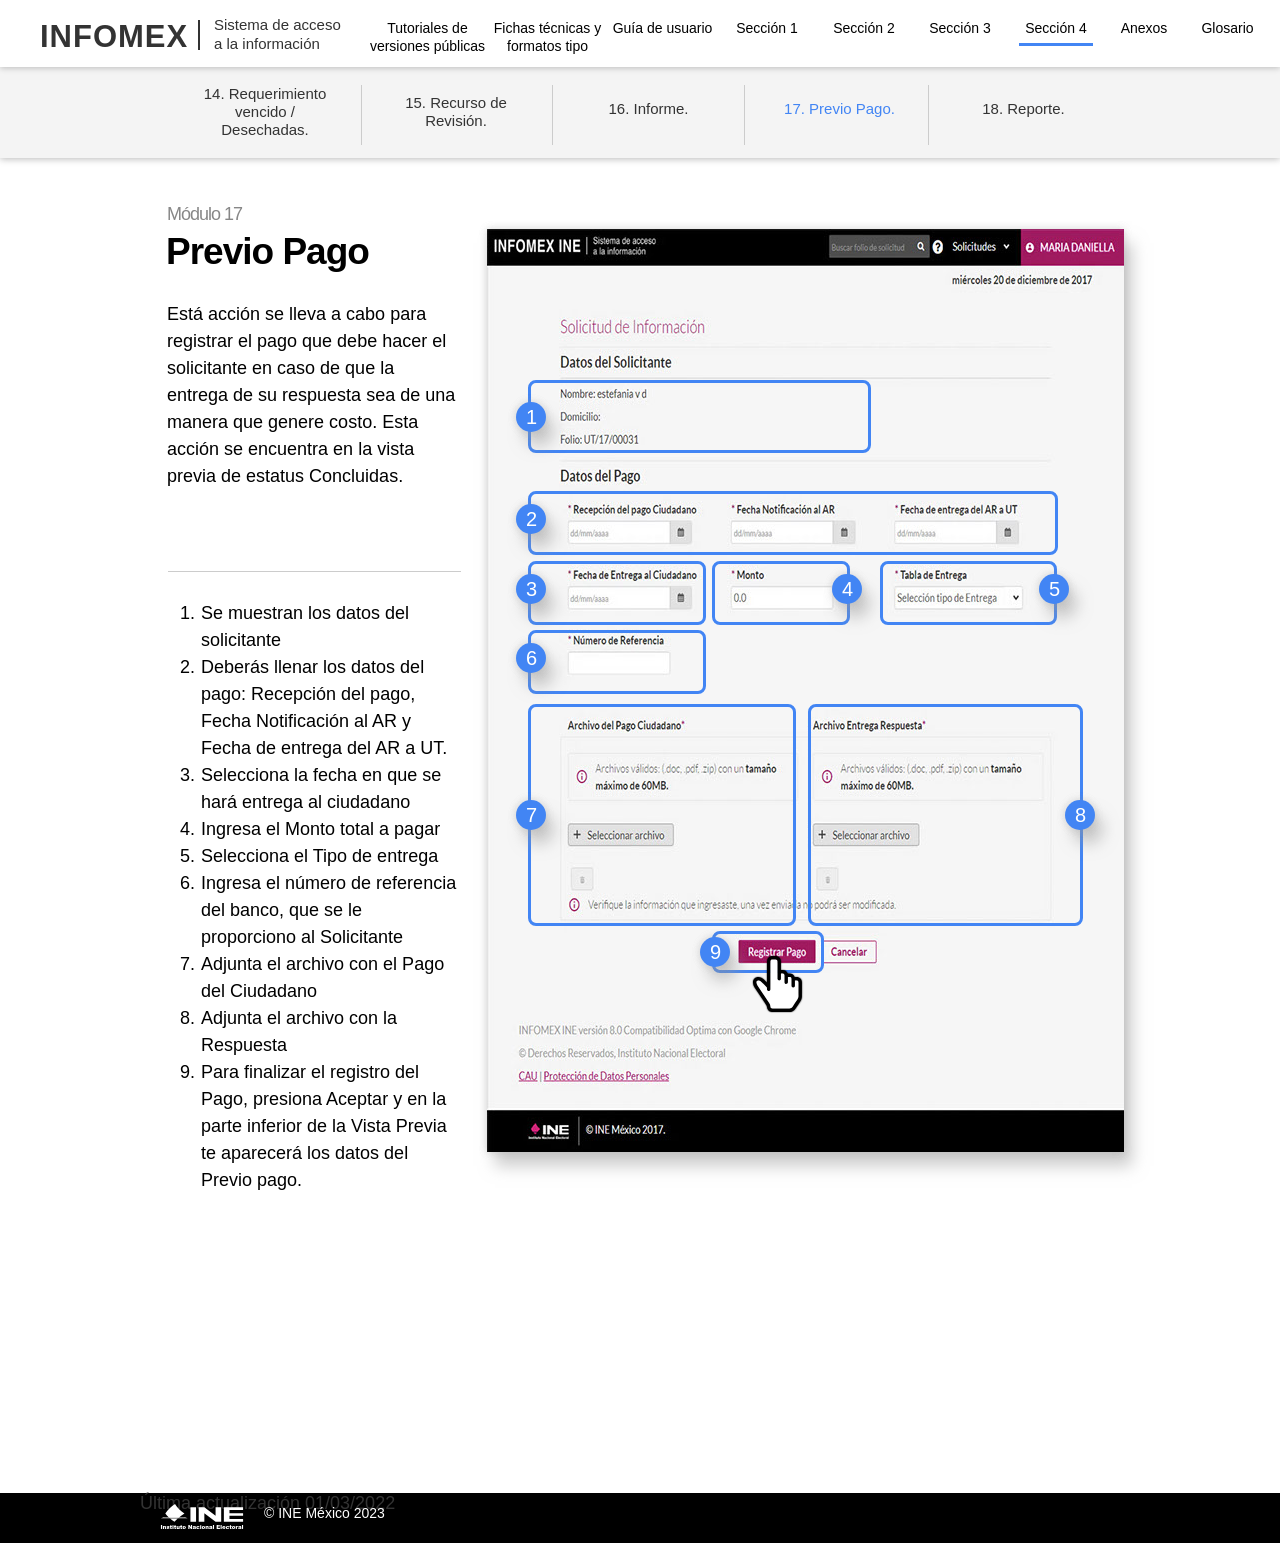
<file: modulo-17.html>
<!DOCTYPE html>
<html class="nojs html css_verticalspacer" lang="es-ES">
 <head>

  <meta http-equiv="Content-type" content="text/html;charset=UTF-8"/>
  <meta name="generator" content="2018.0.0.379"/>
  
  <script type="text/javascript">
   // Update the 'nojs'/'js' class on the html node
document.documentElement.className = document.documentElement.className.replace(/\bnojs\b/g, 'js');

// Check that all required assets are uploaded and up-to-date
if(typeof Muse == "undefined") window.Muse = {}; window.Muse.assets = {"required":["museutils.js", "museconfig.js", "jquery.musemenu.js", "jquery.watch.js", "require.js", "modulo-17.css"], "outOfDate":[]};
</script>
  
  <title>modulo-17</title>
  <!-- CSS -->
  <link rel="stylesheet" type="text/css" href="css/site_global.css?crc=533855552"/>
  <link rel="stylesheet" type="text/css" href="css/master_a-p_g_-maestra.css?crc=135848326"/>
  <link rel="stylesheet" type="text/css" href="css/master_b-p_g_-maestra.css?crc=389858910"/>
  <link rel="stylesheet" type="text/css" href="css/master_seccion-4.css?crc=4071516898"/>
  <link rel="stylesheet" type="text/css" href="css/modulo-17.css?crc=491234631" id="pagesheet"/>
  <!-- IE-only CSS -->
  <!--[if lt IE 9]>
  <link rel="stylesheet" type="text/css" href="css/iefonts_modulo-17.css?crc=4248786002"/>
  <![endif]-->
  <!-- Other scripts -->
  <script type="text/javascript">
   var __adobewebfontsappname__ = "muse";
</script>
  <!-- JS includes -->
  <script src="https://webfonts.creativecloud.com/roboto:n3,n7,n4:default.js" type="text/javascript"></script>
  <!--[if lt IE 9]>
  <script src="scripts/html5shiv.js?crc=4241844378" type="text/javascript"></script>
  <![endif]-->
   </head>
 <body>

  <div class="clearfix" id="page"><!-- group -->
   <div class="clearfix grpelem" id="pu21235"><!-- group -->
    <div class="browser_width" id="u21235-bw">
     <div id="u21235"><!-- simple frame --></div>
    </div>
    <div class="clearfix" id="u29739"><!-- group -->
     <a class="nonblock nontext ts7-Tablas-light-15px clearfix" id="u21440-4" href="modulo-14.html"><!-- content --><span><span class="ts7-Tablas-light-15px">14. Requerimiento vencido / Desechadas.</span></span></a>
     <div id="u21437"><!-- simple frame --></div>
     <a class="nonblock nontext ts7-Tablas-light-15px clearfix" id="u21439-4" href="modulo-15.html"><!-- content --><span><span class="ts7-Tablas-light-15px">15. Recurso de Revisión.</span></span></a>
     <div id="u21438"><!-- simple frame --></div>
     <a class="nonblock nontext ts7-Tablas-light-15px clearfix" id="u21436-4" href="modulo-16.html"><!-- content --><span><span class="ts7-Tablas-light-15px">16. Informe.</span></span></a>
     <div id="u29429"><!-- simple frame --></div>
     <a class="nonblock nontext MuseLinkActive ts7-Tablas-light-15px clearfix" id="u29426-4" href="modulo-17.html"><!-- content --><span><span class="ts7-Tablas-light-15px">17. Previo Pago.</span></span></a>
     <div id="u29736"><!-- simple frame --></div>
     <a class="nonblock nontext ts7-Tablas-light-15px clearfix" id="u29733-4" href="modulo-18.html"><!-- content --><span><span class="ts7-Tablas-light-15px">18. Reporte.</span></span></a>
    </div>
    <div class="browser_width" id="u15545-bw">
     <div id="u15545"><!-- simple frame --></div>
    </div>
    <div class="clearfix" id="u15563"><!-- group -->
     <a class="nonblock nontext clearfix" id="u15553-4" href="index.html"><!-- content --><p>INFOMEX</p></a>
     <a class="nonblock nontext" id="u15552" href="index.html"><!-- simple frame --></a>
     <a class="nonblock nontext clearfix" id="u15554-6" href="index.html"><!-- content --><p>Sistema de acceso</p><p>a la información</p></a>
    </div>
   </div>
   <div class="clearfix grpelem" id="pu29312-4"><!-- column -->
    <div class="clearfix colelem" id="u29312-4"><!-- content -->
     <p id="u29312-2"><span class="normal">Módulo 17</span></p>
    </div>
    <div class="clearfix colelem" id="u29351-4"><!-- content -->
     <p id="u29351-2"><span class="super-titulos" id="u29351">Previo Pago</span></p>
    </div>
    <div class="clearfix colelem" id="u29456-4"><!-- content -->
     <p id="u29456-2"><span class="normal">Está acción se lleva a cabo para registrar el pago que debe hacer el solicitante en caso de que la entrega de su respuesta sea de una manera que genere costo. Esta acción se encuentra en la vista previa de estatus Concluidas.</span></p>
    </div>
    <div class="colelem" id="u29330"><!-- simple frame --></div>
    <div class="clearfix colelem" id="u29335-21"><!-- content -->
     <ol class="list0 nls-None" id="u29335-19">
      <li id="u29335-2"><span class="normal">Se muestran los datos del solicitante</span></li>
      <li id="u29335-4"><span class="normal">Deberás llenar los datos del pago: Recepción del pago, Fecha Notificación al AR y Fecha de entrega del AR a UT.</span></li>
      <li id="u29335-6"><span class="normal">Selecciona la fecha en que se hará entrega al ciudadano</span></li>
      <li id="u29335-8"><span class="normal">Ingresa el Monto total a pagar</span></li>
      <li id="u29335-10"><span class="normal">Selecciona el Tipo de entrega</span></li>
      <li id="u29335-12"><span class="normal">Ingresa el número de referencia del banco, que se le proporciono al Solicitante</span></li>
      <li id="u29335-14"><span class="normal">Adjunta el archivo con el Pago del Ciudadano</span></li>
      <li id="u29335-16"><span class="normal">Adjunta el archivo con la Respuesta</span></li>
      <li id="u29335-18"><span class="normal">Para finalizar el registro del Pago, presiona Aceptar y en la parte inferior de la Vista Previa te aparecerá los datos del Previo pago.</span></li>
     </ol>
    </div>
   </div>
   <div class="clearfix grpelem" id="pu29444"><!-- group -->
    <div class="shadow Sombras-nivel-2 clip_frame grpelem" id="u29444"><!-- image -->
     <img class="block" id="u29444_img" src="images/imagen%20pegada%20935x1354.jpg?crc=3904095445" alt="" width="637" height="923"/>
    </div>
    <div class="rounded-corners clearfix grpelem" id="u29487"><!-- group -->
     <div class="clearfix grpelem" id="u29336"><!-- group -->
      <div class="shadow Sombras-nivel-2-indicadores rounded-corners clearfix grpelem" id="u29338"><!-- group -->
       <div class="clearfix grpelem" id="u29337-4"><!-- content -->
        <p id="u29337-2"><span class="normal" id="u29337">1</span></p>
       </div>
      </div>
     </div>
    </div>
    <div class="rounded-corners clearfix grpelem" id="u29547"><!-- group -->
     <div class="clearfix grpelem" id="u29550"><!-- group -->
      <div class="Sombras-nivel-2-indicadores shadow rounded-corners clearfix grpelem" id="u29551"><!-- group -->
       <div class="clearfix grpelem" id="u29552-4"><!-- content -->
        <p id="u29552-2"><span class="normal" id="u29552">2</span></p>
       </div>
      </div>
     </div>
    </div>
    <div class="rounded-corners clearfix grpelem" id="u29580"><!-- group -->
     <div class="clearfix grpelem" id="u29571"><!-- group -->
      <div class="Sombras-nivel-2-indicadores shadow rounded-corners clearfix grpelem" id="u29572"><!-- group -->
       <div class="clearfix grpelem" id="u29573-4"><!-- content -->
        <p id="u29573-2"><span class="normal" id="u29573">3</span></p>
       </div>
      </div>
     </div>
    </div>
    <div class="rounded-corners clearfix grpelem" id="u29652"><!-- group -->
     <div class="clearfix grpelem" id="u29643"><!-- group -->
      <div class="Sombras-nivel-2-indicadores shadow rounded-corners clearfix grpelem" id="u29645"><!-- group -->
       <div class="clearfix grpelem" id="u29644-4"><!-- content -->
        <p id="u29644-2"><span class="normal" id="u29644">6</span></p>
       </div>
      </div>
     </div>
    </div>
    <div class="rounded-corners clearfix grpelem" id="u29676"><!-- group -->
     <div class="clearfix grpelem" id="u29667"><!-- group -->
      <div class="Sombras-nivel-2-indicadores shadow rounded-corners clearfix grpelem" id="u29668"><!-- group -->
       <div class="clearfix grpelem" id="u29669-4"><!-- content -->
        <p id="u29669-2"><span class="normal" id="u29669">7</span></p>
       </div>
      </div>
     </div>
    </div>
    <div class="rounded-corners clearfix grpelem" id="u29700"><!-- group -->
     <div class="clearfix grpelem" id="u29691"><!-- group -->
      <div class="Sombras-nivel-2-indicadores shadow rounded-corners clearfix grpelem" id="u29692"><!-- group -->
       <div class="clearfix grpelem" id="u29693-4"><!-- content -->
        <p id="u29693-2"><span class="normal" id="u29693">8</span></p>
       </div>
      </div>
     </div>
    </div>
    <div class="rounded-corners clearfix grpelem" id="u29595"><!-- group -->
     <div class="clearfix grpelem" id="u29598"><!-- group -->
      <div class="Sombras-nivel-2-indicadores shadow rounded-corners clearfix grpelem" id="u29600"><!-- group -->
       <div class="clearfix grpelem" id="u29599-4"><!-- content -->
        <p id="u29599-2"><span class="normal" id="u29599">4</span></p>
       </div>
      </div>
     </div>
    </div>
    <div class="rounded-corners clearfix grpelem" id="u29715"><!-- group -->
     <div class="clearfix grpelem" id="u29718"><!-- group -->
      <div class="Sombras-nivel-2-indicadores shadow rounded-corners clearfix grpelem" id="u29719"><!-- group -->
       <div class="clearfix grpelem" id="u29720-4"><!-- content -->
        <p id="u29720-2"><span class="normal" id="u29720">9</span></p>
       </div>
      </div>
     </div>
    </div>
    <div class="rounded-corners clearfix grpelem" id="u29628"><!-- group -->
     <div class="clearfix grpelem" id="u29619"><!-- group -->
      <div class="Sombras-nivel-2-indicadores shadow rounded-corners clearfix grpelem" id="u29620"><!-- group -->
       <div class="clearfix grpelem" id="u29621-4"><!-- content -->
        <p id="u29621-2"><span class="normal" id="u29621">5</span></p>
       </div>
      </div>
     </div>
    </div>
    <div class="clip_frame grpelem" id="u29333"><!-- svg -->
     <img class="svg" id="u29334" src="images/svg-pegado-485x548.svg?crc=3825345961" width="53" height="60" alt="" data-mu-svgfallback="images/svg%20pegado%20485x548_poster_.png?crc=3929891242"/>
    </div>
   </div>
   <div class="clearfix grpelem" id="pmenuu28602"><!-- group -->
    <nav class="MenuBar clearfix" id="menuu28602"><!-- horizontal box -->
     <div class="MenuItemContainer clearfix grpelem" id="u28609"><!-- vertical box -->
      <a class="nonblock nontext MenuItem MenuItemWithSubMenu clearfix colelem" id="u28673" href="modulo-37.html"><!-- horizontal box --><div class="MenuItemLabel clearfix grpelem" id="u28616-4"><!-- content --><p>Tutoriales de versiones públicas</p></div></a>
     </div>
     <div class="MenuItemContainer clearfix grpelem" id="u28608"><!-- vertical box -->
      <a class="nonblock nontext MenuItem MenuItemWithSubMenu clearfix colelem" id="u28672" href="modulo-22.html"><!-- horizontal box --><div class="MenuItemLabel clearfix grpelem" id="u28615-4"><!-- content --><p>Fichas técnicas y formatos tipo</p></div></a>
     </div>
      <div class="MenuItemContainer clearfix grpelem" id="u28607"><!-- vertical box -->
        <a class="nonblock nontext MenuItem MenuItemWithSubMenu clearfix colelem" id="u28671" href="modulo-19.html"><!-- horizontal box --><div class="MenuItemLabel NoWrap clearfix grpelem" id="u28614-4"><!-- content --><p>Guía de usuario</p></div></a>
      </div>
     <div class="MenuItemContainer clearfix grpelem" id="u28610"><!-- vertical box -->
      <a class="nonblock nontext MenuItem MenuItemWithSubMenu clearfix colelem" id="u28611" href="modulo-1.html"><!-- horizontal box --><div class="MenuItemLabel NoWrap clearfix grpelem" id="u28613-4"><!-- content --><p>Sección 1</p></div></a>
     </div>
     <div class="MenuItemContainer clearfix grpelem" id="u28617"><!-- vertical box -->
      <a class="nonblock nontext MenuItem MenuItemWithSubMenu clearfix colelem" id="u28618" href="modulo-5.html"><!-- horizontal box --><div class="MenuItemLabel NoWrap clearfix grpelem" id="u28620-4"><!-- content --><p>Sección 2</p></div></a>
     </div>
     <div class="MenuItemContainer clearfix grpelem" id="u28624"><!-- vertical box -->
      <a class="nonblock nontext MenuItem MenuItemWithSubMenu clearfix colelem" id="u28627" href="modulo-9.html"><!-- horizontal box --><div class="MenuItemLabel NoWrap clearfix grpelem" id="u28630-4"><!-- content --><p>Sección 3</p></div></a>
     </div>
     <div class="MenuItemContainer clearfix grpelem" id="u28689"><!-- vertical box -->
      <a class="nonblock nontext MenuItem MenuItemWithSubMenu clearfix colelem" id="u28692" href="modulo-14.html"><!-- horizontal box --><div class="MenuItemLabel NoWrap clearfix grpelem" id="u28694-4"><!-- content --><p>Sección 4</p></div></a>
     </div>
     <div class="MenuItemContainer clearfix grpelem" id="u28710"><!-- vertical box -->
      <a class="nonblock nontext MenuItem MenuItemWithSubMenu clearfix colelem" id="u28711" href="anexos.html"><!-- horizontal box --><div class="MenuItemLabel NoWrap clearfix grpelem" id="u28714-4"><!-- content --><p>Anexos</p></div></a>
     </div>
     <div class="MenuItemContainer clearfix grpelem" id="u28603"><!-- vertical box -->
      <a class="nonblock nontext MenuItem MenuItemWithSubMenu clearfix colelem" id="u28604" href="glosario.html"><!-- horizontal box --><div class="MenuItemLabel NoWrap clearfix grpelem" id="u28605-4"><!-- content --><p>Glosario</p></div></a>
     </div>
    </nav>
    <div id="u29065"><!-- simple frame --></div>
   </div>
   <div class="verticalspacer" data-offset-top="1224" data-content-above-spacer="1224" data-content-below-spacer="174"></div>
   <div class="browser_width grpelem" id="u4093-bw">
    <div id="u4093"><!-- group -->
     <div class="clearfix" id="u4093_align_to_page">
      <div class="clip_frame grpelem" id="u4096"><!-- svg -->
       <img class="svg" id="u4097" src="images/svg-pegado-625196x190.svg?crc=474778767" width="84" height="25" alt="" data-mu-svgfallback="images/svg%20pegado%20625196x190_poster_.png?crc=4082289223"/>
      </div>
       <div class="clearfix grpelem" id="u4094-4"><!-- content -->
        <p><span class="normal" id="u4094">© INE México 2023</span></p>
       </div>
       <div class="clearfix grpelem" id="u4095-4"><!-- content -->
       <p><span class="ts6-Cuerpo-de-texto" id="u4095">Última actualización 01/03/2022</span></p>
      </div>
     </div>
    </div>
   </div>
  </div>
  <!-- Other scripts -->
  <script type="text/javascript">
   // Decide weather to suppress missing file error or not based on preference setting
var suppressMissingFileError = false
</script>
  <script type="text/javascript">
   window.Muse.assets.check=function(d){if(!window.Muse.assets.checked){window.Muse.assets.checked=!0;var b={},c=function(a,b){if(window.getComputedStyle){var c=window.getComputedStyle(a,null);return c&&c.getPropertyValue(b)||c&&c[b]||""}if(document.documentElement.currentStyle)return(c=a.currentStyle)&&c[b]||a.style&&a.style[b]||"";return""},a=function(a){if(a.match(/^rgb/))return a=a.replace(/\s+/g,"").match(/([\d\,]+)/gi)[0].split(","),(parseInt(a[0])<<16)+(parseInt(a[1])<<8)+parseInt(a[2]);if(a.match(/^\#/))return parseInt(a.substr(1),

16);return 0},g=function(g){for(var f=document.getElementsByTagName("link"),h=0;h<f.length;h++)if("text/css"==f[h].type){var i=(f[h].href||"").match(/\/?css\/([\w\-]+\.css)\?crc=(\d+)/);if(!i||!i[1]||!i[2])break;b[i[1]]=i[2]}f=document.createElement("div");f.className="version";f.style.cssText="display:none; width:1px; height:1px;";document.getElementsByTagName("body")[0].appendChild(f);for(h=0;h<Muse.assets.required.length;){var i=Muse.assets.required[h],l=i.match(/([\w\-\.]+)\.(\w+)$/),k=l&&l[1]?

l[1]:null,l=l&&l[2]?l[2]:null;switch(l.toLowerCase()){case "css":k=k.replace(/\W/gi,"_").replace(/^([^a-z])/gi,"_$1");f.className+=" "+k;k=a(c(f,"color"));l=a(c(f,"backgroundColor"));k!=0||l!=0?(Muse.assets.required.splice(h,1),"undefined"!=typeof b[i]&&(k!=b[i]>>>24||l!=(b[i]&16777215))&&Muse.assets.outOfDate.push(i)):h++;f.className="version";break;case "js":h++;break;default:throw Error("Unsupported file type: "+l);}}d?d().jquery!="1.8.3"&&Muse.assets.outOfDate.push("jquery-1.8.3.min.js"):Muse.assets.required.push("jquery-1.8.3.min.js");

f.parentNode.removeChild(f);if(Muse.assets.outOfDate.length||Muse.assets.required.length)f="Puede que determinados archivos falten en el servidor o sean incorrectos. Limpie la cache del navegador e inténtelo de nuevo. Si el problema persiste, póngase en contacto con el administrador del sitio web.",g&&Muse.assets.outOfDate.length&&(f+="\nOut of date: "+Muse.assets.outOfDate.join(",")),g&&Muse.assets.required.length&&(f+="\nMissing: "+Muse.assets.required.join(",")),suppressMissingFileError?(f+="\nUse SuppressMissingFileError key in AppPrefs.xml to show missing file error pop up.",console.log(f)):alert(f)};location&&location.search&&location.search.match&&location.search.match(/muse_debug/gi)?

setTimeout(function(){g(!0)},5E3):g()}};

var muse_init=function(){require.config({baseUrl:""});require(["jquery","museutils","whatinput","jquery.musemenu","jquery.watch"],function(d){var $ = d;$(document).ready(function(){try{
window.Muse.assets.check($);/* body */
Muse.Utils.transformMarkupToFixBrowserProblemsPreInit();/* body */
Muse.Utils.prepHyperlinks(true);/* body */
Muse.Utils.resizeHeight('.browser_width');/* resize height */
Muse.Utils.requestAnimationFrame(function() { $('body').addClass('initialized'); });/* mark body as initialized */
Muse.Utils.makeButtonsVisibleAfterSettingMinWidth();/* body */
Muse.Utils.initWidget('.MenuBar', ['#bp_infinity'], function(elem) { return $(elem).museMenu(); });/* unifiedNavBar */
Muse.Utils.fullPage('#page');/* 100% height page */
Muse.Utils.showWidgetsWhenReady();/* body */
Muse.Utils.transformMarkupToFixBrowserProblems();/* body */
}catch(b){if(b&&"function"==typeof b.notify?b.notify():Muse.Assert.fail("Error calling selector function: "+b),false)throw b;}})})};


</script>
  <!-- RequireJS script -->
  <script src="scripts/require.js?crc=4157109226" type="text/javascript" async data-main="scripts/museconfig.js?crc=4153641093" onload="if (requirejs) requirejs.onError = function(requireType, requireModule) { if (requireType && requireType.toString && requireType.toString().indexOf && 0 <= requireType.toString().indexOf('#scripterror')) window.Muse.assets.check(); }" onerror="window.Muse.assets.check();"></script>
   </body>
</html>
</file>
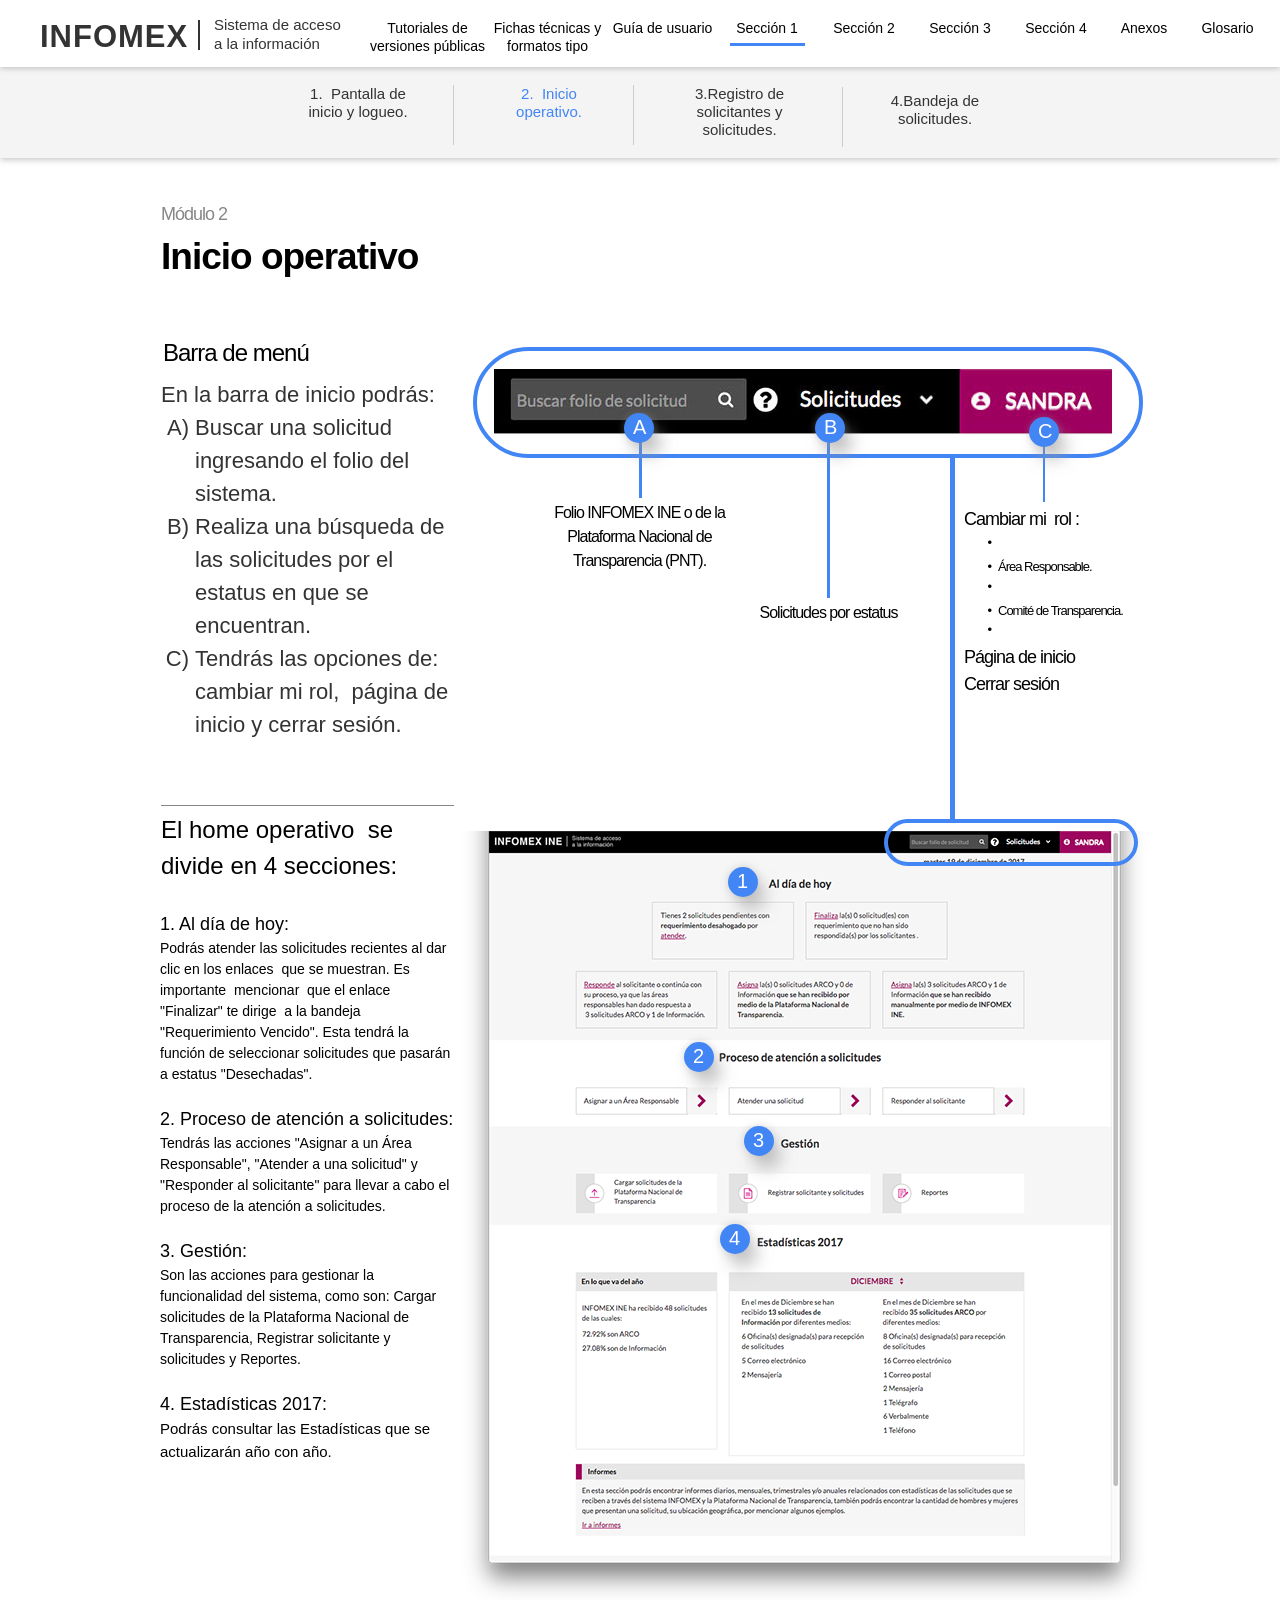
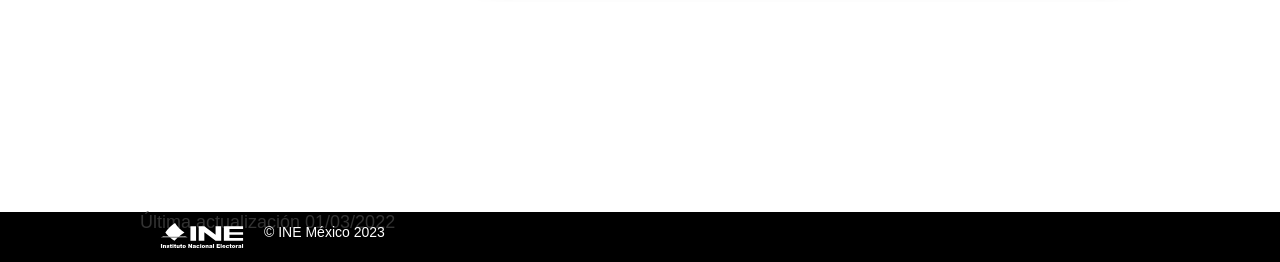
<file: modulo-2.html>
<!DOCTYPE html>
<html class="nojs html css_verticalspacer" lang="es-ES">
 <head>

  <meta http-equiv="Content-type" content="text/html;charset=UTF-8"/>
  <meta name="generator" content="2018.0.0.379"/>
  
  <script type="text/javascript">
   // Update the 'nojs'/'js' class on the html node
document.documentElement.className = document.documentElement.className.replace(/\bnojs\b/g, 'js');

// Check that all required assets are uploaded and up-to-date
if(typeof Muse == "undefined") window.Muse = {}; window.Muse.assets = {"required":["museutils.js", "museconfig.js", "jquery.musemenu.js", "jquery.watch.js", "require.js", "modulo-2.css"], "outOfDate":[]};
</script>
  
  <title>modulo-2</title>
  <!-- CSS -->
  <link rel="stylesheet" type="text/css" href="css/site_global.css?crc=533855552"/>
  <link rel="stylesheet" type="text/css" href="css/master_a-p_g_-maestra.css?crc=135848326"/>
  <link rel="stylesheet" type="text/css" href="css/master_b-p_g_-maestra.css?crc=389858910"/>
  <link rel="stylesheet" type="text/css" href="css/master_seccion-1.css?crc=478215779"/>
  <link rel="stylesheet" type="text/css" href="css/modulo-2.css?crc=158540327" id="pagesheet"/>
  <!-- IE-only CSS -->
  <!--[if lt IE 9]>
  <link rel="stylesheet" type="text/css" href="css/iefonts_modulo-2.css?crc=3921160826"/>
  <![endif]-->
  <!-- Other scripts -->
  <script type="text/javascript">
   var __adobewebfontsappname__ = "muse";
</script>
  <!-- JS includes -->
  <script src="https://webfonts.creativecloud.com/roboto:n3,n7,n4:default.js" type="text/javascript"></script>
  <!--[if lt IE 9]>
  <script src="scripts/html5shiv.js?crc=4241844378" type="text/javascript"></script>
  <![endif]-->
   </head>
 <body>

  <div class="clearfix" id="page"><!-- group -->
   <div class="clearfix grpelem" id="pu21235"><!-- group -->
    <div class="browser_width" id="u21235-bw">
     <div id="u21235"><!-- simple frame --></div>
    </div>
    <a class="nonblock nontext ts7-Tablas-light-15px clearfix" id="u21238-4" href="modulo-1.html"><!-- content --><span><span class="ts7-Tablas-light-15px">1.&nbsp; Pantalla de inicio y logueo.</span></span></a>
    <div id="u21242"><!-- simple frame --></div>
    <div class="browser_width" id="u15545-bw">
     <div id="u15545"><!-- simple frame --></div>
    </div>
    <div class="clearfix" id="u15563"><!-- group -->
     <a class="nonblock nontext clearfix" id="u15553-4" href="index.html"><!-- content --><p>INFOMEX</p></a>
     <a class="nonblock nontext" id="u15552" href="index.html"><!-- simple frame --></a>
     <a class="nonblock nontext clearfix" id="u15554-6" href="index.html"><!-- content --><p>Sistema de acceso</p><p>a la información</p></a>
    </div>
   </div>
   <div class="clearfix grpelem" id="pu21918-4"><!-- column -->
    <div class="clearfix colelem" id="u21918-4"><!-- content -->
     <p id="u21918-2"><span class="normal">Módulo 2</span></p>
    </div>
    <div class="clearfix colelem" id="u21919-4"><!-- content -->
     <p id="u21919-2"><span class="super-titulos">Inicio operativo</span></p>
    </div>
    <div class="clearfix colelem" id="pu21920-4"><!-- group -->
     <div class="clearfix grpelem" id="u21920-4"><!-- content -->
      <p id="u21920-2"><span class="Subtitulos">Barra de menú</span></p>
     </div>
     <div class="clearfix grpelem" id="u21921-11"><!-- content -->
      <p id="u21921-2"><span class="normal" id="u21921">En la barra de inicio podrás:</span></p>
      <ol class="list0 nls-None" id="u21921-9">
       <li id="u21921-4"><span class="normal" id="u21921-3">Buscar una solicitud ingresando el folio del sistema.</span></li>
       <li id="u21921-6"><span class="normal" id="u21921-5">Realiza una búsqueda de las solicitudes por el estatus en que se encuentran.</span></li>
       <li id="u21921-8"><span class="normal" id="u21921-7">Tendrás las opciones de: cambiar mi rol,&nbsp; página de inicio y cerrar sesión.</span></li>
      </ol>
     </div>
    </div>
    <div class="colelem" id="u21923"><!-- simple frame --></div>
    <div class="clearfix colelem" id="u21932-4"><!-- content -->
     <p id="u21932-2"><span class="Subtitulos">El home operativo&nbsp; se divide en 4 secciones:</span></p>
    </div>
    <div class="clearfix colelem" id="u21931-21"><!-- content -->
     <p id="u21931-2"><span class="normal" id="u21931">1. Al día de hoy:</span></p>
     <p><span class="normal" id="u21931-3">Podrás atender las solicitudes recientes al dar clic en los enlaces&nbsp; que se muestran. Es importante&nbsp; mencionar&nbsp; que el enlace &quot;Finalizar&quot; te dirige&nbsp; a la bandeja &quot;Requerimiento Vencido&quot;. Esta tendrá la función de seleccionar solicitudes que pasarán a estatus &quot;Desechadas&quot;.</span></p>
     <p>&nbsp;</p>
     <p id="u21931-7"><span class="normal-negrita" id="u21931-6">2. Proceso de atención a solicitudes:</span></p>
     <p><span class="normal" id="u21931-8">Tendrás las acciones &quot;Asignar a un Área Responsable&quot;, &quot;Atender a una solicitud&quot; y &quot;Responder al solicitante&quot; para llevar a cabo el proceso de la atención a solicitudes.</span></p>
     <p>&nbsp;</p>
     <p id="u21931-12"><span class="normal-negrita" id="u21931-11">3. Gestión:</span></p>
     <p><span class="normal" id="u21931-13">Son las acciones para gestionar la funcionalidad del sistema, como son: Cargar solicitudes de la Plataforma Nacional de Transparencia, Registrar solicitante y solicitudes y Reportes.</span></p>
     <p>&nbsp;</p>
     <p id="u21931-17"><span class="normal-negrita" id="u21931-16">4. Estadísticas 2017:</span></p>
     <p id="u21931-19"><span class="normal" id="u21931-18">Podrás consultar las Estadísticas que se actualizarán año con año.</span></p>
    </div>
   </div>
   <div class="clearfix grpelem" id="ppu29040"><!-- column -->
    <div class="clearfix colelem" id="pu29040"><!-- group -->
     <div class="clip_frame grpelem" id="u29040"><!-- image -->
      <img class="block" id="u29040_img" src="images/header_operativo-crop-u29040.jpg?crc=302732564" alt="" width="619" height="66"/>
     </div>
     <div class="clearfix grpelem" id="u21927-5"><!-- content -->
      <p id="u21927-2"><span class="normal" id="u21927">Folio INFOMEX INE o de la Plataforma Nacional de Transparencia (PNT).</span></p>
      <p id="u21927-3">&nbsp;</p>
     </div>
     <div class="rounded-corners resaltado-grueso clearfix grpelem" id="u21930"><!-- group -->
      <div class="clearfix grpelem" id="u21933"><!-- group -->
       <div class="clearfix grpelem" id="u21934"><!-- column -->
        <div class="rounded-corners colelem" id="u21936" data-mu-ie-matrix="progid:DXImageTransform.Microsoft.Matrix(M11=0,M12=-1,M21=1,M22=0,SizingMethod='auto expand')" data-mu-ie-matrix-dx="0" data-mu-ie-matrix-dy="0"><!-- simple frame --></div>
        <div class="colelem" id="u21935" data-mu-ie-matrix="progid:DXImageTransform.Microsoft.Matrix(M11=0,M12=-1,M21=1,M22=0,SizingMethod='auto expand')" data-mu-ie-matrix-dx="36" data-mu-ie-matrix-dy="-35"><!-- simple frame --></div>
       </div>
       <div class="clearfix grpelem" id="u21937"><!-- group -->
        <div class="shadow Sombras-nivel-2-indicadores rounded-corners clearfix grpelem" id="u21939"><!-- group -->
         <div class="clearfix grpelem" id="u21938-4"><!-- content -->
          <p id="u21938-2"><span class="normal" id="u21938">A</span></p>
         </div>
        </div>
       </div>
      </div>
     </div>
     <div class="clearfix grpelem" id="u21946-5"><!-- content -->
      <p id="u21946-2"><span class="normal" id="u21946">Solicitudes por estatus</span></p>
      <p id="u21946-3">&nbsp;</p>
     </div>
     <div class="clearfix grpelem" id="u21954"><!-- group -->
      <div class="clearfix grpelem" id="u21958"><!-- group -->
       <div class="rounded-corners grpelem" id="u21959" data-mu-ie-matrix="progid:DXImageTransform.Microsoft.Matrix(M11=0,M12=-1,M21=1,M22=0,SizingMethod='auto expand')" data-mu-ie-matrix-dx="0" data-mu-ie-matrix-dy="0"><!-- simple frame --></div>
       <div class="grpelem" id="u21960" data-mu-ie-matrix="progid:DXImageTransform.Microsoft.Matrix(M11=0,M12=-1,M21=1,M22=0,SizingMethod='auto expand')" data-mu-ie-matrix-dx="88" data-mu-ie-matrix-dy="-88"><!-- simple frame --></div>
      </div>
      <div class="clearfix grpelem" id="u21955"><!-- group -->
       <div class="Sombras-nivel-2-indicadores shadow rounded-corners clearfix grpelem" id="u21957"><!-- group -->
        <div class="clearfix grpelem" id="u21956-4"><!-- content -->
         <p id="u21956-2"><span class="normal" id="u21956">B</span></p>
        </div>
       </div>
      </div>
     </div>
     <div class="rounded-corners resaltado-grueso-redondo grpelem" id="u21961"><!-- simple frame --></div>
     <div class="clearfix grpelem" id="u21962-19"><!-- content -->
      <p class="fvd" id="u21962-2"><span class="normal">Cambiar mi&nbsp; rol :</span></p>
      <ul class="list0 nls-None" id="u21962-10">
       <li class="fvd" id="u21962-3">&nbsp;</li>
       <li class="fvd" id="u21962-5"><span class="normal" id="u21962-4">Área Responsable.</span></li>
       <li class="fvd" id="u21962-6">&nbsp;</li>
       <li class="fvd" id="u21962-8"><span class="normal" id="u21962-7">Comité de Transparencia.</span></li>
       <li class="fvd" id="u21962-9">&nbsp;</li>
      </ul>
      <p class="fvd" id="u21962-12"><span class="normal">Página de inicio</span></p>
      <p class="fvd" id="u21962-14"><span class="normal">Cerrar sesión</span></p>
      <p class="fvd" id="u21962-15">&nbsp;</p>
      <p class="fvd">&nbsp;</p>
      <p id="u21962-17">&nbsp;</p>
     </div>
     <div class="clearfix grpelem" id="u21963"><!-- group -->
      <div class="clearfix grpelem" id="u21964"><!-- column -->
       <div class="rounded-corners colelem" id="u21965" data-mu-ie-matrix="progid:DXImageTransform.Microsoft.Matrix(M11=0,M12=-1,M21=1,M22=0,SizingMethod='auto expand')" data-mu-ie-matrix-dx="0" data-mu-ie-matrix-dy="0"><!-- simple frame --></div>
       <div class="colelem" id="u21966" data-mu-ie-matrix="progid:DXImageTransform.Microsoft.Matrix(M11=0,M12=-1,M21=1,M22=0,SizingMethod='auto expand')" data-mu-ie-matrix-dx="37" data-mu-ie-matrix-dy="-37"><!-- simple frame --></div>
      </div>
      <div class="clearfix grpelem" id="u21967"><!-- group -->
       <div class="Sombras-nivel-2-indicadores shadow rounded-corners clearfix grpelem" id="u21969"><!-- group -->
        <div class="clearfix grpelem" id="u21968-4"><!-- content -->
         <p id="u21968-2"><span class="normal" id="u21968">C</span></p>
        </div>
       </div>
      </div>
     </div>
    </div>
    <div class="clearfix colelem" id="pu21928"><!-- group -->
     <div class="clip_frame clearfix grpelem" id="u21928"><!-- image -->
      <img class="position_content" id="u21928_img" src="images/home_operativo.png?crc=4047762710" alt="" width="697" height="855"/>
     </div>
     <div class="clearfix grpelem" id="u21940"><!-- group -->
      <div class="Sombras-nivel-2-indicadores shadow rounded-corners clearfix grpelem" id="u21941"><!-- group -->
       <div class="clearfix grpelem" id="u21942-4"><!-- content -->
        <p id="u21942-2"><span class="normal" id="u21942">2</span></p>
       </div>
      </div>
     </div>
     <div class="clearfix grpelem" id="u21943"><!-- group -->
      <div class="Sombras-nivel-2-indicadores shadow rounded-corners clearfix grpelem" id="u21944"><!-- group -->
       <div class="clearfix grpelem" id="u21945-4"><!-- content -->
        <p id="u21945-2"><span class="normal" id="u21945">1</span></p>
       </div>
      </div>
     </div>
     <div class="clearfix grpelem" id="u21947"><!-- group -->
      <div class="Sombras-nivel-2-indicadores shadow rounded-corners clearfix grpelem" id="u21948"><!-- group -->
       <div class="clearfix grpelem" id="u21949-4"><!-- content -->
        <p id="u21949-2"><span class="normal" id="u21949">3</span></p>
       </div>
      </div>
     </div>
     <div class="clearfix grpelem" id="u21950"><!-- group -->
      <div class="Sombras-nivel-2-indicadores shadow rounded-corners clearfix grpelem" id="u21951"><!-- group -->
       <div class="clearfix grpelem" id="u21952-4"><!-- content -->
        <p id="u21952-2"><span class="normal" id="u21952">4</span></p>
       </div>
      </div>
     </div>
     <div class="resaltado-grueso grpelem" id="u21953"><!-- simple frame --></div>
    </div>
   </div>
   <div class="clearfix grpelem" id="pu21239-4"><!-- group -->
    <a class="nonblock nontext MuseLinkActive ts7-Tablas-light-15px clearfix" id="u21239-4" href="modulo-2.html"><!-- content --><span><span class="ts7-Tablas-light-15px">2.&nbsp; Inicio operativo.</span></span></a>
    <a class="nonblock nontext ts7-Tablas-light-15px clearfix" id="u21240-4" href="modulo-3.html"><!-- content --><span><span class="ts7-Tablas-light-15px">3.Registro de solicitantes y solicitudes.</span></span></a>
    <a class="nonblock nontext ts7-Tablas-light-15px clearfix" id="u21241-4" href="modulo-4.html"><!-- content --><span><span class="ts7-Tablas-light-15px">4.Bandeja de solicitudes.</span></span></a>
    <div id="u21243"><!-- simple frame --></div>
    <div id="u21244"><!-- simple frame --></div>
    <nav class="MenuBar clearfix" id="menuu28602"><!-- horizontal box -->
     <div class="MenuItemContainer clearfix grpelem" id="u28609"><!-- vertical box -->
      <a class="nonblock nontext MenuItem MenuItemWithSubMenu clearfix colelem" id="u28673" href="modulo-37.html"><!-- horizontal box --><div class="MenuItemLabel clearfix grpelem" id="u28616-4"><!-- content --><p>Tutoriales de versiones públicas</p></div></a>
     </div>
     <div class="MenuItemContainer clearfix grpelem" id="u28608"><!-- vertical box -->
      <a class="nonblock nontext MenuItem MenuItemWithSubMenu clearfix colelem" id="u28672" href="modulo-22.html"><!-- horizontal box --><div class="MenuItemLabel clearfix grpelem" id="u28615-4"><!-- content --><p>Fichas técnicas y formatos tipo</p></div></a>
     </div>
      <div class="MenuItemContainer clearfix grpelem" id="u28607"><!-- vertical box -->
        <a class="nonblock nontext MenuItem MenuItemWithSubMenu clearfix colelem" id="u28671" href="modulo-19.html"><!-- horizontal box --><div class="MenuItemLabel NoWrap clearfix grpelem" id="u28614-4"><!-- content --><p>Guía de usuario</p></div></a>
      </div>
     <div class="MenuItemContainer clearfix grpelem" id="u28610"><!-- vertical box -->
      <a class="nonblock nontext MenuItem MenuItemWithSubMenu clearfix colelem" id="u28611" href="modulo-1.html"><!-- horizontal box --><div class="MenuItemLabel NoWrap clearfix grpelem" id="u28613-4"><!-- content --><p>Sección 1</p></div></a>
     </div>
     <div class="MenuItemContainer clearfix grpelem" id="u28617"><!-- vertical box -->
      <a class="nonblock nontext MenuItem MenuItemWithSubMenu clearfix colelem" id="u28618" href="modulo-5.html"><!-- horizontal box --><div class="MenuItemLabel NoWrap clearfix grpelem" id="u28620-4"><!-- content --><p>Sección 2</p></div></a>
     </div>
     <div class="MenuItemContainer clearfix grpelem" id="u28624"><!-- vertical box -->
      <a class="nonblock nontext MenuItem MenuItemWithSubMenu clearfix colelem" id="u28627" href="modulo-9.html"><!-- horizontal box --><div class="MenuItemLabel NoWrap clearfix grpelem" id="u28630-4"><!-- content --><p>Sección 3</p></div></a>
     </div>
     <div class="MenuItemContainer clearfix grpelem" id="u28689"><!-- vertical box -->
      <a class="nonblock nontext MenuItem MenuItemWithSubMenu clearfix colelem" id="u28692" href="modulo-14.html"><!-- horizontal box --><div class="MenuItemLabel NoWrap clearfix grpelem" id="u28694-4"><!-- content --><p>Sección 4</p></div></a>
     </div>
     <div class="MenuItemContainer clearfix grpelem" id="u28710"><!-- vertical box -->
      <a class="nonblock nontext MenuItem MenuItemWithSubMenu clearfix colelem" id="u28711" href="anexos.html"><!-- horizontal box --><div class="MenuItemLabel NoWrap clearfix grpelem" id="u28714-4"><!-- content --><p>Anexos</p></div></a>
     </div>
     <div class="MenuItemContainer clearfix grpelem" id="u28603"><!-- vertical box -->
      <a class="nonblock nontext MenuItem MenuItemWithSubMenu clearfix colelem" id="u28604" href="glosario.html"><!-- horizontal box --><div class="MenuItemLabel NoWrap clearfix grpelem" id="u28605-4"><!-- content --><p>Glosario</p></div></a>
     </div>
    </nav>
    <div id="u29056"><!-- simple frame --></div>
   </div>
   <div class="verticalspacer" data-offset-top="1686" data-content-above-spacer="1685" data-content-below-spacer="173"></div>
   <div class="browser_width grpelem" id="u4093-bw">
    <div id="u4093"><!-- group -->
     <div class="clearfix" id="u4093_align_to_page">
      <div class="clip_frame grpelem" id="u4096"><!-- svg -->
       <img class="svg" id="u4097" src="images/svg-pegado-625196x190.svg?crc=474778767" width="84" height="25" alt="" data-mu-svgfallback="images/svg%20pegado%20625196x190_poster_.png?crc=4082289223"/>
      </div>
       <div class="clearfix grpelem" id="u4094-4"><!-- content -->
        <p><span class="normal" id="u4094">© INE México 2023</span></p>
       </div>
       <div class="clearfix grpelem" id="u4095-4"><!-- content -->
       <p><span class="ts6-Cuerpo-de-texto" id="u4095">Última actualización 01/03/2022</span></p>
      </div>
     </div>
    </div>
   </div>
  </div>
  <!-- Other scripts -->
  <script type="text/javascript">
   // Decide weather to suppress missing file error or not based on preference setting
var suppressMissingFileError = false
</script>
  <script type="text/javascript">
   window.Muse.assets.check=function(d){if(!window.Muse.assets.checked){window.Muse.assets.checked=!0;var b={},c=function(a,b){if(window.getComputedStyle){var c=window.getComputedStyle(a,null);return c&&c.getPropertyValue(b)||c&&c[b]||""}if(document.documentElement.currentStyle)return(c=a.currentStyle)&&c[b]||a.style&&a.style[b]||"";return""},a=function(a){if(a.match(/^rgb/))return a=a.replace(/\s+/g,"").match(/([\d\,]+)/gi)[0].split(","),(parseInt(a[0])<<16)+(parseInt(a[1])<<8)+parseInt(a[2]);if(a.match(/^\#/))return parseInt(a.substr(1),

16);return 0},g=function(g){for(var f=document.getElementsByTagName("link"),h=0;h<f.length;h++)if("text/css"==f[h].type){var i=(f[h].href||"").match(/\/?css\/([\w\-]+\.css)\?crc=(\d+)/);if(!i||!i[1]||!i[2])break;b[i[1]]=i[2]}f=document.createElement("div");f.className="version";f.style.cssText="display:none; width:1px; height:1px;";document.getElementsByTagName("body")[0].appendChild(f);for(h=0;h<Muse.assets.required.length;){var i=Muse.assets.required[h],l=i.match(/([\w\-\.]+)\.(\w+)$/),k=l&&l[1]?

l[1]:null,l=l&&l[2]?l[2]:null;switch(l.toLowerCase()){case "css":k=k.replace(/\W/gi,"_").replace(/^([^a-z])/gi,"_$1");f.className+=" "+k;k=a(c(f,"color"));l=a(c(f,"backgroundColor"));k!=0||l!=0?(Muse.assets.required.splice(h,1),"undefined"!=typeof b[i]&&(k!=b[i]>>>24||l!=(b[i]&16777215))&&Muse.assets.outOfDate.push(i)):h++;f.className="version";break;case "js":h++;break;default:throw Error("Unsupported file type: "+l);}}d?d().jquery!="1.8.3"&&Muse.assets.outOfDate.push("jquery-1.8.3.min.js"):Muse.assets.required.push("jquery-1.8.3.min.js");

f.parentNode.removeChild(f);if(Muse.assets.outOfDate.length||Muse.assets.required.length)f="Puede que determinados archivos falten en el servidor o sean incorrectos. Limpie la cache del navegador e inténtelo de nuevo. Si el problema persiste, póngase en contacto con el administrador del sitio web.",g&&Muse.assets.outOfDate.length&&(f+="\nOut of date: "+Muse.assets.outOfDate.join(",")),g&&Muse.assets.required.length&&(f+="\nMissing: "+Muse.assets.required.join(",")),suppressMissingFileError?(f+="\nUse SuppressMissingFileError key in AppPrefs.xml to show missing file error pop up.",console.log(f)):alert(f)};location&&location.search&&location.search.match&&location.search.match(/muse_debug/gi)?

setTimeout(function(){g(!0)},5E3):g()}};

var muse_init=function(){require.config({baseUrl:""});require(["jquery","museutils","whatinput","jquery.musemenu","jquery.watch"],function(d){var $ = d;$(document).ready(function(){try{
window.Muse.assets.check($);/* body */
Muse.Utils.transformMarkupToFixBrowserProblemsPreInit();/* body */
Muse.Utils.prepHyperlinks(true);/* body */
Muse.Utils.resizeHeight('.browser_width');/* resize height */
Muse.Utils.requestAnimationFrame(function() { $('body').addClass('initialized'); });/* mark body as initialized */
Muse.Utils.makeButtonsVisibleAfterSettingMinWidth();/* body */
Muse.Utils.initWidget('.MenuBar', ['#bp_infinity'], function(elem) { return $(elem).museMenu(); });/* unifiedNavBar */
Muse.Utils.fullPage('#page');/* 100% height page */
Muse.Utils.showWidgetsWhenReady();/* body */
Muse.Utils.transformMarkupToFixBrowserProblems();/* body */
}catch(b){if(b&&"function"==typeof b.notify?b.notify():Muse.Assert.fail("Error calling selector function: "+b),false)throw b;}})})};


</script>
  <!-- RequireJS script -->
  <script src="scripts/require.js?crc=4157109226" type="text/javascript" async data-main="scripts/museconfig.js?crc=4153641093" onload="if (requirejs) requirejs.onError = function(requireType, requireModule) { if (requireType && requireType.toString && requireType.toString().indexOf && 0 <= requireType.toString().indexOf('#scripterror')) window.Muse.assets.check(); }" onerror="window.Muse.assets.check();"></script>
   </body>
</html>
</file>
<file: css/site_global.css>
html {
    min-height: 100%;
    min-width: 100%;
    -ms-text-size-adjust: none;
}

body,
div,
dl,
dt,
dd,
ul,
ol,
li,
nav,
h1,
h2,
h3,
h4,
h5,
h6,
pre,
code,
form,
fieldset,
legend,
input,
button,
textarea,
p,
blockquote,
th,
td,
a {
    margin: 0px;
    padding: 0px;
    border-width: 0px;
    border-style: solid;
    border-color: transparent;
    -webkit-transform-origin: left top;
    -ms-transform-origin: left top;
    -o-transform-origin: left top;
    transform-origin: left top;
    background-repeat: no-repeat;
}

button.submit-btn {
    -moz-box-sizing: content-box;
    -webkit-box-sizing: content-box;
    box-sizing: content-box;
}

.transition {
    -webkit-transition-property: background-image, background-position, background-color, border-color, border-radius, color, font-size, font-style, font-weight, letter-spacing, line-height, text-align, box-shadow, text-shadow, opacity;
    transition-property: background-image, background-position, background-color, border-color, border-radius, color, font-size, font-style, font-weight, letter-spacing, line-height, text-align, box-shadow, text-shadow, opacity;
}

.transition * {
    -webkit-transition: inherit;
    transition: inherit;
}

table {
    border-collapse: collapse;
    border-spacing: 0px;
}

fieldset,
img {
    border: 0px;
    border-style: solid;
    -webkit-transform-origin: left top;
    -ms-transform-origin: left top;
    -o-transform-origin: left top;
    transform-origin: left top;
}

address,
caption,
cite,
code,
dfn,
em,
strong,
th,
var,
optgroup {
    font-style: inherit;
    font-weight: inherit;
}

del,
ins {
    text-decoration: none;
}

li {
    list-style: none;
}

caption,
th {
    text-align: left;
}

h1,
h2,
h3,
h4,
h5,
h6 {
    font-size: 100%;
    font-weight: inherit;
}

input,
button,
textarea,
select,
optgroup,
option {
    font-family: inherit;
    font-size: inherit;
    font-style: inherit;
    font-weight: inherit;
}

.form-grp input,
.form-grp textarea {
    -webkit-appearance: none;
    -webkit-border-radius: 0;
}

body {
    font-family: Arial, Helvetica Neue, Helvetica, sans-serif;
    text-align: left;
    font-size: 14px;
    line-height: 1.2;
    word-wrap: break-word;
    text-rendering: optimizeLegibility;
    -moz-font-feature-settings: 'liga';
    -ms-font-feature-settings: 'liga';
    -webkit-font-feature-settings: 'liga';
    font-feature-settings: 'liga';
}

a:link {
    color: #4285F4;
    font-weight: normal;
    text-decoration: inherit;
}

a:visited {
    color: #4285F4;
    font-weight: normal;
    text-decoration: inherit;
}

a:hover {
    color: #29ABE2;
    font-weight: normal;
    text-decoration: inherit;
}

a:active {
    color: #4285F4;
    font-weight: normal;
    text-decoration: inherit;
}

a.nontext {
    color: black;
    text-decoration: none;
    font-style: normal;
    font-weight: normal;
}

.migajas a:link {
    color: #333333;
    font-style: normal;
    font-weight: normal;
    text-decoration: inherit;
}

.migajas a:visited {
    color: #333333;
    font-style: normal;
    text-decoration: none;
}

.migajas a:hover {
    color: #4285F4;
    font-style: normal;
    font-weight: bold;
    text-decoration: underline;
}

.migajas a:active {
    color: #4285F4;
    font-style: normal;
    font-weight: bold;
    text-decoration: underline;
}

.migas a:link {
    color: #333333;
    font-style: normal;
    font-weight: normal;
    text-decoration: none;
}

.migas a:visited {
    color: #333333;
    font-style: normal;
    font-weight: normal;
    text-decoration: none;
}

.migas a:hover {
    color: #4285F4;
    font-style: normal;
    font-weight: normal;
    text-decoration: underline;
}

.menu-contextual a:link {
    color: #333333;
    font-style: normal;
    font-weight: normal;
    text-decoration: inherit;
}

.menu-contextual a:visited {
    color: #333333;
    font-style: normal;
    font-weight: normal;
    text-decoration: none;
}

.migas a:active,
.menu-contextual a:hover {
    color: #4285F4;
    font-style: normal;
    font-weight: normal;
    text-decoration: underline;
}

.home a:link {
    color: #333333;
    font-style: normal;
    font-weight: normal;
    text-decoration: underline;
}

.home a:visited {
    color: #333333;
    font-style: normal;
    font-weight: normal;
    text-decoration: none;
}

.menu-contextual a:active,
.home a:hover {
    color: #4285F4;
    font-style: normal;
    font-weight: normal;
    text-decoration: underline;
}

.link_flecha a:link {
    color: #4285F4;
    font-style: normal;
    font-weight: normal;
    text-decoration: none;
}

.link_flecha a:visited {
    color: #4285F4;
    font-style: normal;
    font-weight: normal;
    text-decoration: none;
}

.link_flecha a:hover {
    color: #4285F4;
    font-style: normal;
    font-weight: normal;
    text-decoration: none;
}

.link_flecha a:active {
    color: #4285F4;
    font-style: normal;
    font-weight: normal;
    text-decoration: none;
}

.home a:active,
.Link_normal a:link {
    color: #4285F4;
    font-style: normal;
    font-weight: normal;
    text-decoration: underline;
}

.Link_normal a:visited {
    color: #4285F4;
    font-style: normal;
    font-weight: normal;
    text-decoration: underline;
}

.Link_normal a:hover {
    color: #4285F4;
    font-style: normal;
    font-weight: normal;
    text-decoration: underline;
}

.Link_normal a:active {
    color: #4285F4;
    font-style: normal;
    font-weight: normal;
    text-decoration: underline;
}

.normal_text {
    color: #000000;
    direction: ltr;
    font-family: Arial, Helvetica Neue, Helvetica, sans-serif;
    font-size: 14px;
    font-style: normal;
    font-weight: normal;
    letter-spacing: 0px;
    line-height: 1.2;
    text-align: left;
    text-decoration: none;
    text-indent: 0px;
    text-transform: none;
    vertical-align: 0px;
    padding: 0px;
}

.fvd,
.Estilo-de-p-rrafo {
    color: #000000;
    font-family: roboto, sans-serif;
    font-size: 16px;
    font-weight: 300;
    letter-spacing: -1px;
    line-height: 1.5;
    text-align: center;
    padding: 0px;
}

.Subtitulos {
    font-family: roboto, sans-serif;
    font-size: 24px;
    font-weight: 400;
}

.normal {
    font-family: roboto, sans-serif;
    font-size: 18px;
    font-weight: 300;
}

.MEGA-TITULOS,
.super-titulos {
    color: #000000;
    font-family: roboto, sans-serif;
    font-size: 37px;
    font-weight: 700;
}

.links {
    color: #D5007F;
    font-family: roboto, sans-serif;
    font-size: 18px;
    font-weight: 400;
    text-decoration: underline;
}

.Estilo-de-car-cter {
    color: #878787;
    letter-spacing: 0px;
}

.Estilo-de-car-cter-1,
.normal-negrita {
    font-family: roboto, sans-serif;
    font-size: 18px;
    font-weight: 400;
    letter-spacing: 0px;
    text-decoration: underline;
}

.Mega_titulos {
    color: #000000;
    font-family: roboto, sans-serif;
    font-size: 34px;
    font-weight: 700;
    letter-spacing: -1px;
}

.ts7-Tablas-light-15px {
    color: #333333;
    font-family: roboto, sans-serif;
    font-size: 15px;
    font-weight: 300;
}

.ts3-Subtitulos-24px {
    color: #333333;
    font-family: roboto, sans-serif;
    font-size: 24px;
    font-weight: 500;
}

.ts18-negritas,
.ts5-Subtitulo-regular-18px {
    color: #000000;
    font-family: roboto, sans-serif;
    font-size: 18px;
    font-weight: 400;
}

.ts6-Cuerpo-de-texto {
    color: #333333;
    font-family: roboto, sans-serif;
    font-size: 18px;
    font-weight: 300;
}

.ts2-Titulos-bold-28 {
    color: #333333;
    font-family: roboto, sans-serif;
    font-size: 28px;
    font-weight: 700;
}

.Link-con-flecha {
    color: #4285F4;
    font-family: roboto, sans-serif;
    font-size: 18px;
    font-weight: 300;
}

.list0 li:before {
    position: absolute;
    right: 100%;
    letter-spacing: 0px;
    text-decoration: none;
    font-weight: normal;
    font-style: normal;
}

.rtl-list li:before {
    right: auto;
    left: 100%;
}

.nls-None>li:before,
.nls-None .list3>li:before,
.nls-None .list6>li:before {
    margin-right: 6px;
    content: '•';
}

.nls-None .list1>li:before,
.nls-None .list4>li:before,
.nls-None .list7>li:before {
    margin-right: 6px;
    content: '○';
}

.nls-None,
.nls-None .list1,
.nls-None .list2,
.nls-None .list3,
.nls-None .list4,
.nls-None .list5,
.nls-None .list6,
.nls-None .list7,
.nls-None .list8 {
    padding-left: 34px;
}

.nls-None.rtl-list,
.nls-None .list1.rtl-list,
.nls-None .list2.rtl-list,
.nls-None .list3.rtl-list,
.nls-None .list4.rtl-list,
.nls-None .list5.rtl-list,
.nls-None .list6.rtl-list,
.nls-None .list7.rtl-list,
.nls-None .list8.rtl-list {
    padding-left: 0px;
    padding-right: 34px;
}

.nls-None .list2>li:before,
.nls-None .list5>li:before,
.nls-None .list8>li:before {
    margin-right: 6px;
    content: '-';
}

.nls-None.rtl-list>li:before,
.nls-None .list1.rtl-list>li:before,
.nls-None .list2.rtl-list>li:before,
.nls-None .list3.rtl-list>li:before,
.nls-None .list4.rtl-list>li:before,
.nls-None .list5.rtl-list>li:before,
.nls-None .list6.rtl-list>li:before,
.nls-None .list7.rtl-list>li:before,
.nls-None .list8.rtl-list>li:before {
    margin-right: 0px;
    margin-left: 6px;
}

.TabbedPanelsTab {
    white-space: nowrap;
}

.MenuBar .MenuBarView,
.MenuBar .SubMenuView {
    display: block;
    list-style: none;
}

.MenuBar .SubMenu {
    display: none;
    position: absolute;
}

.NoWrap {
    white-space: nowrap;
    word-wrap: normal;
}

.rootelem {
    margin-left: auto;
    margin-right: auto;
}

.colelem {
    display: inline;
    float: left;
    clear: both;
}

.clearfix:after {
    content: "\0020";
    visibility: hidden;
    display: block;
    height: 0px;
    clear: both;
}

*:first-child+html .clearfix {
    zoom: 1;
}

.clip_frame {
    overflow: hidden;
}

.popup_anchor {
    position: relative;
    width: 0px;
    height: 0px;
}

.allow_click_through * {
    pointer-events: auto;
}

.popup_element {
    z-index: 100000;
}

.svg {
    display: block;
    vertical-align: top;
}

span.wrap {
    content: '';
    clear: left;
    display: block;
}

span.actAsInlineDiv {
    display: inline-block;
}

.position_content,
.excludeFromNormalFlow {
    float: left;
}

.preload_images {
    position: absolute;
    overflow: hidden;
    left: -9999px;
    top: -9999px;
    height: 1px;
    width: 1px;
}

.preload {
    height: 1px;
    width: 1px;
}

.animateStates {
    -webkit-transition: 0.3s ease-in-out;
    -moz-transition: 0.3s ease-in-out;
    -o-transition: 0.3s ease-in-out;
    transition: 0.3s ease-in-out;
}

[data-whatinput="mouse"] *:focus,
[data-whatinput="touch"] *:focus,
input:focus,
textarea:focus {
    outline: none;
}

textarea {
    resize: none;
    overflow: auto;
}

.allow_click_through,
.fld-prompt {
    pointer-events: none;
}

.wrapped-input {
    position: absolute;
    top: 0px;
    left: 0px;
    background: transparent;
    border: none;
}

.submit-btn {
    z-index: 50000;
    cursor: pointer;
}

.anchor_item {
    width: 22px;
    height: 18px;
}

.MenuBar .SubMenuVisible,
.MenuBarVertical .SubMenuVisible,
.MenuBar .SubMenu .SubMenuVisible,
.popup_element.Active,
span.actAsPara,
.actAsDiv,
a.nonblock.nontext,
img.block {
    display: block;
}

.widget_invisible,
.js .invi,
.js .mse_pre_init {
    visibility: hidden;
}

.ose_ei {
    visibility: hidden;
    z-index: 0;
}

.no_vert_scroll {
    overflow-y: hidden;
}

.always_vert_scroll {
    overflow-y: scroll;
}

.always_horz_scroll {
    overflow-x: scroll;
}

.fullscreen {
    overflow: hidden;
    left: 0px;
    top: 0px;
    position: fixed;
    height: 100%;
    width: 100%;
    -moz-box-sizing: border-box;
    -webkit-box-sizing: border-box;
    -ms-box-sizing: border-box;
    box-sizing: border-box;
}

.fullwidth {
    position: absolute;
}

.borderbox {
    -moz-box-sizing: border-box;
    -webkit-box-sizing: border-box;
    -ms-box-sizing: border-box;
    box-sizing: border-box;
}

.scroll_wrapper {
    position: absolute;
    overflow: auto;
    left: 0px;
    right: 0px;
    top: 0px;
    bottom: 0px;
    padding-top: 0px;
    padding-bottom: 0px;
    margin-top: 0px;
    margin-bottom: 0px;
}

.browser_width>* {
    position: absolute;
    left: 0px;
    right: 0px;
}

.grpelem,
.accordion_wrapper {
    display: inline;
    float: left;
}

.fld-checkbox input[type=checkbox],
.fld-radiobutton input[type=radio] {
    position: absolute;
    overflow: hidden;
    clip: rect(0px, 0px, 0px, 0px);
    height: 1px;
    width: 1px;
    margin: -1px;
    padding: 0px;
    border: 0px;
}

.fld-checkbox input[type=checkbox]+label,
.fld-radiobutton input[type=radio]+label {
    display: inline-block;
    background-repeat: no-repeat;
    cursor: pointer;
    float: left;
    width: 100%;
    height: 100%;
}

.pointer_cursor,
.fld-recaptcha-mode,
.fld-recaptcha-refresh,
.fld-recaptcha-help {
    cursor: pointer;
}

p,
h1,
h2,
h3,
h4,
h5,
h6,
ol,
ul,
span.actAsPara {
    max-height: 1000000px;
}

.superscript {
    vertical-align: super;
    font-size: 66%;
    line-height: 0px;
}

.subscript {
    vertical-align: sub;
    font-size: 66%;
    line-height: 0px;
}

.horizontalSlideShow {
    -ms-touch-action: pan-y;
    touch-action: pan-y;
}

.verticalSlideShow {
    -ms-touch-action: pan-x;
    touch-action: pan-x;
}

.colelem100,
.verticalspacer {
    clear: both;
}

.list0 li,
.MenuBar .MenuItemContainer,
.SlideShowContentPanel .fullscreen img,
.css_verticalspacer .verticalspacer {
    position: relative;
}

.popup_element.Inactive,
.js .disn,
.js .an_invi,
.hidden,
.breakpoint {
    display: none;
}

#muse_css_mq {
    position: absolute;
    display: none;
    background-color: #FFFFFE;
}

.fluid_height_spacer {
    width: 0.01px;
}

.muse_check_css {
    display: none;
    position: fixed;
}

@media screen and (-webkit-min-device-pixel-ratio:0) {
    body {
        text-rendering: auto;
    }
}

.ts7-Tablas-light-12px {
    color: #333333;
    font-family: roboto, sans-serif;
    font-size: 12px;
    font-weight: 300;
}

.ts7-Tablas-bold-15px {
    color: #333333;
    font-family: roboto, sans-serif;
    font-size: 15px;
    font-weight: 300;
    font-weight: bold;
}
</file>
<file: css/master_a-p_g_-maestra.css>
#u15545{box-shadow:0px 1px 6px rgba(0,0,0,0.23);background-color:#FFFFFF;}#u15553-4{background-color:transparent;color:#333333;font-size:31px;letter-spacing:1px;font-family:Helvetica, Helvetica Neue, Arial, sans-serif;font-weight:bold;}#u15552{background-color:#333333;}#u15554-6{background-color:transparent;line-height:1.24;color:#333333;font-size:15px;letter-spacing:0px;font-family:Helvetica, Helvetica Neue, Arial, sans-serif;}#u15563,#menuu28602,#u28611{border-width:0px;border-color:transparent;background-color:transparent;}#u28611:hover{border-style:solid;border-color:#999999;background-color:transparent;border-width:0px 0px 4px;}#u28611:active{border-style:solid;border-color:#999999;background-color:transparent;border-width:0px 0px 4px;}#u28613-4{border-width:0px;border-color:transparent;background-color:transparent;color:#000000;text-align:center;line-height:1.3;font-family:roboto, sans-serif;font-weight:400;}#u28618{border-width:0px;border-color:transparent;background-color:transparent;}#u28618:hover{border-style:solid;border-color:#999999;background-color:transparent;border-width:0px 0px 4px;}#u28618:active{border-style:solid;border-color:#999999;background-color:transparent;border-width:0px 0px 4px;}#u28620-4{border-width:0px;border-color:transparent;background-color:transparent;color:#000000;text-align:center;line-height:1.3;font-family:roboto, sans-serif;font-weight:400;}#u28627{border-width:0px;border-color:transparent;background-color:transparent;}#u28627:hover{border-style:solid;border-color:#999999;background-color:transparent;border-width:0px 0px 4px;}#u28627:active{border-style:solid;border-color:#999999;background-color:transparent;border-width:0px 0px 4px;}#u28630-4{border-width:0px;border-color:transparent;background-color:transparent;color:#000000;text-align:center;line-height:1.3;font-family:roboto, sans-serif;font-weight:400;}#u28692{border-width:0px;border-color:transparent;background-color:transparent;}#u28692:hover{border-style:solid;border-color:#999999;background-color:transparent;border-width:0px 0px 4px;}#u28692:active{border-style:solid;border-color:#999999;background-color:transparent;border-width:0px 0px 4px;}#u28694-4{border-width:0px;border-color:transparent;background-color:transparent;color:#000000;text-align:center;line-height:1.3;font-family:roboto, sans-serif;font-weight:400;}#u28711{border-width:0px;border-color:transparent;background-color:transparent;}#u28711:hover{border-style:solid;border-color:#999999;background-color:transparent;border-width:0px 0px 4px;}#u28711:active{border-style:solid;border-color:#999999;background-color:transparent;border-width:0px 0px 4px;}#u28714-4{border-width:0px;border-color:transparent;background-color:transparent;color:#000000;text-align:center;line-height:1.3;font-family:roboto, sans-serif;font-weight:400;}#u28604{border-width:0px;border-color:transparent;background-color:transparent;}#u28604:hover{border-style:solid;border-color:#999999;background-color:transparent;border-width:0px 0px 4px;}#u28604:active{border-style:solid;border-color:#999999;background-color:transparent;border-width:0px 0px 4px;}#u28611.MuseMenuActive,#u28618.MuseMenuActive,#u28627.MuseMenuActive,#u28692.MuseMenuActive,#u28711.MuseMenuActive,#u28604.MuseMenuActive{border-style:solid;border-color:#4285F4;background-color:transparent;border-width:0px 0px 4px;}#u28605-4{border-width:0px;border-color:transparent;background-color:transparent;color:#000000;text-align:center;line-height:1.3;font-family:roboto, sans-serif;font-weight:400;}#u28611.MuseMenuActive #u28613-4 p,#u28618.MuseMenuActive #u28620-4 p,#u28627.MuseMenuActive #u28630-4 p,#u28692.MuseMenuActive #u28694-4 p,#u28711.MuseMenuActive #u28714-4 p,#u28604.MuseMenuActive #u28605-4 p{color:#000000;visibility:inherit;}.MenuItem{cursor:pointer;}#u4093{background-color:#000000;}#u28610,#u28617,#u28624,#u28689,#u28710,#u28603,#u4096,#u28607{background-color:transparent;}#u4097{display:block;}#u4094-4{background-color:transparent;color:#FFFFFF;text-align:left;line-height:1.5;}#u4094{font-size:14px;}


#u28671:hover{border-style:solid;border-color:#999999;background-color:transparent;border-width:0px 0px 4px;}
#u28671:active{border-style:solid;border-color:#999999;background-color:transparent;border-width:0px 0px 4px;}
#u28614-4{border-width:0px;border-color:transparent;background-color:transparent;color:#000000;text-align:center;line-height:1.3;font-family:roboto, sans-serif;font-weight:400;}

#u28672:hover{border-style:solid;border-color:#999999;background-color:transparent;border-width:0px 0px 4px;}
#u28672:active{border-style:solid;border-color:#999999;background-color:transparent;border-width:0px 0px 4px;}
#u28615-4{border-width:0px;border-color:transparent;background-color:transparent;color:#000000;text-align:center;line-height:1.3;font-family:roboto, sans-serif;font-weight:400;}

#u28673:hover{border-style:solid;border-color:#999999;background-color:transparent;border-width:0px 0px 4px;}
#u28673:active{border-style:solid;border-color:#999999;background-color:transparent;border-width:0px 0px 4px;}
#u28616-4{border-width:0px;border-color:transparent;background-color:transparent;color:#000000;text-align:center;line-height:1.3;font-family:roboto, sans-serif;font-weight:400;}
</file>
<file: css/anexos.css>
.version.anexos {
    color: #0000F7;
    background-color: #B4A0E7;
}

#page {
    z-index: 1;
    width: 1000px;
    min-height: 4104px;
    background-image: none;
    border-width: 0px;
    border-color: #000000;
    background-color: transparent;
    margin-left: auto;
    margin-right: auto;
}

#pu30535-4 {
    z-index: 28;
    width: 0.01px;
    height: 0px;
    padding-bottom: 212px;
    margin-right: -10000px;
}

#u30535-4 {
    z-index: 28;
    width: 200px;
    background-color: transparent;
    color: #333333;
    line-height: 1;
    position: fixed;
    top: 159px;
    left: 50px;
}

#u30535-4:hover {
    padding-top: 0px;
    padding-bottom: 0px;
    min-height: 0px;
    width: 200px;
    margin: 0px;
}

#u30535-4:hover p,
#u30535-4:hover span,
#u30535-4.MuseLinkActive p,
#u30535-4.MuseLinkActive span {
    color: #4285F4;
    visibility: inherit;
    text-decoration: underline;
}

#u30536-4 {
    z-index: 32;
    width: 200px;
    background-color: transparent;
    color: #333333;
    line-height: 1;
    position: fixed;
    top: 194px;
    left: 50px;
}

#u30535-4.MuseLinkActive,
#u30536-4:hover {
    padding-top: 0px;
    padding-bottom: 0px;
    min-height: 0px;
    width: 200px;
    margin: 0px;
}

#u30536-4.MuseLinkActive {
    padding-top: 0px;
    padding-bottom: 0px;
    min-height: 0px;
    width: 200px;
    margin: 0px;
}

#u30536-4:hover p,
#u30536-4:hover span,
#u30536-4.MuseLinkActive p,
#u30536-4.MuseLinkActive span {
    color: #4285F4;
    visibility: inherit;
    text-decoration: underline;
}

#u18087-4 {
    z-index: 44;
    width: 156px;
    background-color: transparent;
    text-align: left;
    line-height: 1.5;
    position: fixed;
    top: 107px;
    left: 42px;
}

#u18087-2 span {
    line-height: 1.5;
}

#u18087 {
    font-size: 24px;
    color: #333333;
}

#u15545 {
    z-index: 81;
    height: 67px;
    position: fixed;
    top: 0px;
}

#u15545-bw {
    z-index: 81;
}

#u15563 {
    z-index: 82;
    width: 312px;
    padding-bottom: 39px;
    position: fixed;
    top: 16px;
    left: 40px;
}

#u15553-4 {
    z-index: 83;
    width: 150px;
    min-height: 36px;
    position: fixed;
    top: 18px;
    left: 40px;
}

#u15552 {
    z-index: 93;
    width: 2px;
    height: 30px;
    position: fixed;
    top: 20px;
    left: 198px;
}

#u15554-6 {
    z-index: 87;
    width: 138px;
    min-height: 36px;
    position: fixed;
    top: 16px;
    left: 214px;
}

#menuu28602 {
    z-index: 94;
    width: 430px;
    height: 34px;
    position: fixed;
    top: 11px;
    right: 20px;
}

#u28610 {
    width: 75px;
    min-height: 34px;
    position: relative;
    margin-right: -10000px;
}

#u28611 {
    width: 75px;
    padding-bottom: 16px;
    position: relative;
}

#u28611:hover {
    width: 75px;
    min-height: 0px;
    margin: 0px 0px -2px;
}

#u28611:active {
    width: 75px;
    min-height: 0px;
    margin: 0px 0px -2px;
}

#u28611.MuseMenuActive {
    width: 75px;
    min-height: 0px;
    margin: 0px 0px -2px;
}

#u28613-4 {
    width: 64px;
    min-height: 18px;
    position: relative;
    margin-right: -10000px;
    top: 8px;
    left: 5px;
}

#u28611:hover #u28613-4 {
    padding-top: 0px;
    padding-bottom: 0px;
    min-height: 18px;
    width: 64px;
    margin: 0px -10000px 0px 0px;
}

#u28611:active #u28613-4 {
    padding-top: 0px;
    padding-bottom: 0px;
    min-height: 18px;
    width: 64px;
    margin: 0px -10000px 0px 0px;
}

#u28617 {
    width: 74px;
    min-height: 34px;
    position: relative;
    margin-right: -10000px;
    left: 75px;
}

#u28618 {
    width: 74px;
    padding-bottom: 16px;
    position: relative;
}

#u28618:hover {
    width: 74px;
    min-height: 0px;
    margin: 0px 0px -2px;
}

#u28618:active {
    width: 74px;
    min-height: 0px;
    margin: 0px 0px -2px;
}

#u28620-4 {
    width: 64px;
    min-height: 18px;
    position: relative;
    margin-right: -10000px;
    top: 8px;
    left: 5px;
}

#u28611.MuseMenuActive #u28613-4,
#u28618:hover #u28620-4 {
    padding-top: 0px;
    padding-bottom: 0px;
    min-height: 18px;
    width: 64px;
    margin: 0px -10000px 0px 0px;
}

#u28618:active #u28620-4 {
    padding-top: 0px;
    padding-bottom: 0px;
    min-height: 18px;
    width: 64px;
    margin: 0px -10000px 0px 0px;
}

#u28624 {
    width: 74px;
    min-height: 34px;
    position: relative;
    margin-right: -10000px;
    left: 150px;
}

#u28627 {
    width: 74px;
    padding-bottom: 16px;
    position: relative;
}

#u28618.MuseMenuActive,
#u28627:hover {
    width: 74px;
    min-height: 0px;
    margin: 0px 0px -2px;
}

#u28627:active {
    width: 74px;
    min-height: 0px;
    margin: 0px 0px -2px;
}

#u28630-4 {
    width: 64px;
    min-height: 18px;
    position: relative;
    margin-right: -10000px;
    top: 8px;
    left: 5px;
}

#u28618.MuseMenuActive #u28620-4,
#u28627:hover #u28630-4 {
    padding-top: 0px;
    padding-bottom: 0px;
    min-height: 18px;
    width: 64px;
    margin: 0px -10000px 0px 0px;
}

#u28627:active #u28630-4 {
    padding-top: 0px;
    padding-bottom: 0px;
    min-height: 18px;
    width: 64px;
    margin: 0px -10000px 0px 0px;
}

#u28689 {
    width: 74px;
    min-height: 34px;
    position: relative;
    margin-right: -10000px;
    left: 225px;
}

#u28692 {
    width: 74px;
    padding-bottom: 16px;
    position: relative;
}

#u28627.MuseMenuActive,
#u28692:hover {
    width: 74px;
    min-height: 0px;
    margin: 0px 0px -2px;
}

#u28692:active {
    width: 74px;
    min-height: 0px;
    margin: 0px 0px -2px;
}

#u28692.MuseMenuActive {
    width: 74px;
    min-height: 0px;
    margin: 0px 0px -2px;
}

#u28694-4 {
    width: 64px;
    min-height: 18px;
    position: relative;
    margin-right: -10000px;
    top: 8px;
    left: 5px;
}

#u28627.MuseMenuActive #u28630-4,
#u28692:hover #u28694-4 {
    padding-top: 0px;
    padding-bottom: 0px;
    min-height: 18px;
    width: 64px;
    margin: 0px -10000px 0px 0px;
}

#u28692:active #u28694-4 {
    padding-top: 0px;
    padding-bottom: 0px;
    min-height: 18px;
    width: 64px;
    margin: 0px -10000px 0px 0px;
}

#u28692.MuseMenuActive #u28694-4 {
    padding-top: 0px;
    padding-bottom: 0px;
    min-height: 18px;
    width: 64px;
    margin: 0px -10000px 0px 0px;
}

#u28710 {
    width: 58px;
    min-height: 34px;
    position: relative;
    margin-right: -10000px;
    left: 310px;
}

#u28711 {
    width: 58px;
    padding-bottom: 16px;
    position: relative;
}

#u28711:hover {
    width: 58px;
    min-height: 0px;
    margin: 0px 0px -2px;
}

#u28711:active {
    width: 58px;
    min-height: 0px;
    margin: 0px 0px -2px;
}

#u28711.MuseMenuActive {
    width: 58px;
    min-height: 0px;
    margin: 0px 0px -2px;
}

#u28714-4 {
    width: 48px;
    min-height: 18px;
    position: relative;
    margin-right: -10000px;
    top: 8px;
    left: 5px;
}

#u28711:hover #u28714-4 {
    padding-top: 0px;
    padding-bottom: 0px;
    min-height: 18px;
    width: 48px;
    margin: 0px -10000px 0px 0px;
}

#u28711:active #u28714-4 {
    padding-top: 0px;
    padding-bottom: 0px;
    min-height: 18px;
    width: 48px;
    margin: 0px -10000px 0px 0px;
}

#u28711.MuseMenuActive #u28714-4 {
    padding-top: 0px;
    padding-bottom: 0px;
    min-height: 18px;
    width: 48px;
    margin: 0px -10000px 0px 0px;
}

#u28603 {
    width: 65px;
    min-height: 34px;
    position: relative;
    margin-right: -10000px;
    left: 375px;
}

#u28604 {
    width: 65px;
    padding-bottom: 16px;
    position: relative;
}

#u28604:hover {
    width: 65px;
    min-height: 0px;
    margin: 0px 0px -2px;
}

#u28604:active {
    width: 65px;
    min-height: 0px;
    margin: 0px 0px -2px;
}

#u28604.MuseMenuActive {
    width: 65px;
    min-height: 0px;
    margin: 0px 0px -2px;
}

#u28605-4 {
    width: 55px;
    min-height: 18px;
    position: relative;
    margin-right: -10000px;
    top: 8px;
    left: 5px;
}

#u28604:hover #u28605-4 {
    padding-top: 0px;
    padding-bottom: 0px;
    min-height: 18px;
    width: 55px;
    margin: 0px -10000px 0px 0px;
}

#u28604:active #u28605-4 {
    padding-top: 0px;
    padding-bottom: 0px;
    min-height: 18px;
    width: 55px;
    margin: 0px -10000px 0px 0px;
}

#u28604.MuseMenuActive #u28605-4 {
    padding-top: 0px;
    padding-bottom: 0px;
    min-height: 18px;
    width: 55px;
    margin: 0px -10000px 0px 0px;
}

#ppanexos_tecnicos {
    z-index: 0;
    width: 0.01px;
    margin-right: -10000px;
    margin-left: 245px;
}

#panexos_tecnicos {
    z-index: 21;
    width: 0.01px;
    margin-left: 20px;
}

#anexos_tecnicos {
    position: relative;
    margin-right: -10000px;
    width: 22px;
}

#anexo_home {
    position: relative;
    margin-right: -10000px;
    width: 22px;
    left: 81px;
}

#u30534-4 {
    z-index: 24;
    width: 561px;
    background-color: transparent;
    line-height: 1;
    margin-left: 22px;
    margin-top: 89px;
    position: relative;
}

#pu17416 {
    z-index: 13;
    width: 0.01px;
    margin-left: 75px;
    margin-top: 63px;
}

#u17416 {
    z-index: 13;
    width: 204px;
    background-color: transparent;
    position: relative;
    margin-right: -10000px;
}

#u17423 {
    z-index: 15;
    width: 186px;
    background-color: transparent;
    position: relative;
    margin-right: -10000px;
    left: 326px;
}

#pu18081-4 {
    z-index: 36;
    width: 0.01px;
    margin-left: 90px;
    margin-top: 4px;
}

#u18081-4 {
    z-index: 36;
    width: 208px;
    min-height: 18px;
    background-color: transparent;
    line-height: 1.3;
    text-align: left;
    color: #4285F4;
    letter-spacing: 0px;
    position: relative;
    margin-right: -10000px;
}

#u18082-4 {
    z-index: 40;
    width: 208px;
    min-height: 18px;
    background-color: transparent;
    line-height: 1.3;
    text-align: left;
    color: #4285F4;
    letter-spacing: 0px;
    position: relative;
    margin-right: -10000px;
    left: 323px;
}

#pu17409 {
    z-index: 11;
    width: 0.01px;
    margin-left: 79px;
    margin-top: 143px;
}

#u17409 {
    z-index: 11;
    width: 195px;
    background-color: transparent;
    position: relative;
    margin-right: -10000px;
}

#u17409_img {
    padding-right: 1px;
}

#u17401 {
    z-index: 9;
    width: 207px;
    background-color: transparent;
    position: relative;
    margin-right: -10000px;
    left: 318px;
}

#pu18083-4 {
    z-index: 48;
    width: 0.01px;
    margin-left: 89px;
    margin-top: 4px;
}

#u18083-4 {
    z-index: 48;
    width: 215px;
    min-height: 18px;
    background-color: transparent;
    line-height: 1.3;
    text-align: left;
    color: #4285F4;
    letter-spacing: 0px;
    position: relative;
    margin-right: -10000px;
}

#u18083-4.MuseLinkActive {
    padding-top: 0px;
    padding-bottom: 0px;
    min-height: 18px;
    width: 215px;
    margin: 0px -10000px 0px 0px;
}

#u18084-4 {
    z-index: 52;
    width: 232px;
    min-height: 18px;
    background-color: transparent;
    line-height: 1.3;
    text-align: left;
    color: #4285F4;
    letter-spacing: 0px;
    position: relative;
    margin-right: -10000px;
    left: 323px;
}

#u18084-4.MuseLinkActive {
    padding-top: 0px;
    padding-bottom: 0px;
    min-height: 18px;
    width: 232px;
    margin: 0px -10000px 0px 0px;
}

#u18081,
#u18082,
#u18083,
#u18084 {
    text-decoration: underline;
}

#u30533 {
    z-index: 23;
    width: 736px;
    height: 1px;
    background-color: #CCCCCC;
    margin-top: 112px;
    position: relative;
}

#normatividad-aplicable {
    margin-left: 20px;
    margin-top: 107px;
    position: relative;
}

#u30495-4 {
    z-index: 17;
    width: 561px;
    background-color: transparent;
    line-height: 1;
    margin-left: 20px;
    margin-top: 106px;
    position: relative;
}

#u30535-2 span,
#u30536-2 span,
#u30534-2 span,
#u30495-2 span {
    line-height: 1;
}

#pu30601 {
    z-index: 56;
    width: 0.01px;
    margin-left: 7px;
    margin-top: 50px;
}

#u30601 {
    z-index: 56;
    width: 198px;
    background-color: transparent;
    position: relative;
    margin-right: -10000px;
}

#u30603 {
    z-index: 58;
    width: 198px;
    background-color: transparent;
    position: relative;
    margin-right: -10000px;
    left: 248px;
}

#u30605 {
    z-index: 60;
    width: 198px;
    background-color: transparent;
    position: relative;
    margin-right: -10000px;
    left: 500px;
}

#pu30609-4 {
    z-index: 64;
    width: 0.01px;
    margin-left: 21px;
    margin-top: 10px;
}

#u30609-4 {
    z-index: 64;
    width: 208px;
    min-height: 18px;
    background-color: transparent;
    text-align: left;
    line-height: 1.3;
    position: relative;
    margin-right: -10000px;
}

#u30610-4 {
    z-index: 68;
    width: 208px;
    min-height: 18px;
    background-color: transparent;
    text-align: left;
    line-height: 1.3;
    position: relative;
    margin-right: -10000px;
    left: 243px;
}

#u30611-4 {
    z-index: 72;
    width: 208px;
    min-height: 18px;
    background-color: transparent;
    text-align: left;
    line-height: 1.3;
    position: relative;
    margin-right: -10000px;
    left: 507px;
}

#u18081-4.MuseLinkActive,
#u18082-4.MuseLinkActive,
#u30609-4.MuseLinkActive,
#u30610-4.MuseLinkActive,
#u30611-4.MuseLinkActive {
    padding-top: 0px;
    padding-bottom: 0px;
    min-height: 18px;
    width: 208px;
    margin: 0px -10000px 0px 0px;
}

#u30607 {
    z-index: 62;
    width: 198px;
    background-color: transparent;
    margin-left: 7px;
    margin-top: 61px;
    position: relative;
}

#u30601_img,
#u30603_img,
#u30605_img,
#u30607_img {
    margin-top: -4px;
    margin-bottom: -3px;
}

#u30612-4 {
    z-index: 76;
    width: 208px;
    min-height: 18px;
    background-color: transparent;
    text-align: left;
    line-height: 1.3;
    margin-left: 21px;
    margin-top: 12px;
    position: relative;
}

#u30612-4.MuseLinkActive {
    padding-top: 0px;
    padding-bottom: 0px;
    min-height: 18px;
    width: 208px;
    margin: 12px 0px 0px 21px;
}

#u18081-4.MuseLinkActive p,
#u18081-4.MuseLinkActive span,
#u18082-4.MuseLinkActive p,
#u18082-4.MuseLinkActive span,
#u18083-4.MuseLinkActive p,
#u18083-4.MuseLinkActive span,
#u18084-4.MuseLinkActive p,
#u18084-4.MuseLinkActive span,
#u30609-4.MuseLinkActive p,
#u30609-4.MuseLinkActive span,
#u30610-4.MuseLinkActive p,
#u30610-4.MuseLinkActive span,
#u30611-4.MuseLinkActive p,
#u30611-4.MuseLinkActive span,
#u30612-4.MuseLinkActive p,
#u30612-4.MuseLinkActive span {
    color: #4285F4;
    visibility: inherit;
    text-decoration: underline;
}

#u30535-2,
#u30536-2,
#u18087-2,
#u30534-2,
#u18081-2,
#u18082-2,
#u18083-2,
#u18084-2,
#u30495-2,
#u30609-2,
#u30610-2,
#u30611-2,
#u30612-2 {
    line-height: 0px;
}

#u18081-2 span,
#u18082-2 span,
#u18083-2 span,
#u18084-2 span,
#u30609-2 span,
#u30610-2 span,
#u30611-2 span,
#u30612-2 span {
    line-height: 1.3;
}

#u30609,
#u30610,
#u30611,
#u30612 {
    text-decoration: underline;
    color: #4285F4;
}

.css_verticalspacer .verticalspacer {
    height: calc(100vh - 2241px);
}

#u4093 {
    z-index: 2;
    min-height: 36px;
    padding-bottom: 14px;
}

#u4093_align_to_page {
    margin-left: auto;
    margin-right: auto;
    position: relative;
    width: 1000px;
}

#u4096 {
    z-index: 7;
    width: 84px;
    position: relative;
    margin-right: -10000px;
    margin-top: 11px;
    left: 20px;
}

#u4097 {
    z-index: 8;
}

#u4094-4 {
    z-index: 3;
    width: 309px;
    position: relative;
    margin-right: -10000px;
    margin-top: 11px;
    left: 124px;
}

.js body {
    visibility: hidden;
}

.js body.initialized {
    visibility: visible;
}

#u4093-bw {
    z-index: 2;
    min-height: 36px;
    margin-bottom: -46px;
    margin-top: 126px;
}

#muse_css_mq,
.html {
    background-color: #FFFFFF;
}

body {
    position: relative;
    min-width: 1000px;
    padding-bottom: 45px;
}

.verticalspacer {
    min-height: 1907px;
}


#u28607 {
    width: 115px;
    min-height: 34px;
    position: relative;
    margin-right: -10000px;
    left: -125px;
}

#u28671 {
    width: 115px;
    padding-bottom: 16px;
    position: relative;
}

#u28671:hover {
    width: 115px;
    min-height: 0px;
    margin: 0px 0px -2px;
}

#u28671:active {
    width: 115px;
    min-height: 0px;
    margin: 0px 0px -2px;
}

#u28614-4 {
    width: 115px;
    min-height: 18px;
    position: relative;
    margin-right: -10000px;
    top: 8px;
    left: 0px;
}

#u28671:hover #u28614-4 {
    padding-top: 0px;
    padding-bottom: 0px;
    min-height: 18px;
    width: 115px;
    margin: 0px -10000px 0px 0px;
}

#u28671:active #u28614-4 {
    padding-top: 0px;
    padding-bottom: 0px;
    min-height: 18px;
    width: 115px;
    margin: 0px -10000px 0px 0px;
}

#u28671.MuseMenuActive #u28614-4 {
    padding-top: 0px;
    padding-bottom: 0px;
    min-height: 18px;
    width: 115px;
    margin: 0px -10000px 0px 0px;
}

#u28608 {
    width: 115px;
    min-height: 34px;
    position: relative;
    margin-right: -10000px;
    left: -240px;
}

#u28672 {
    width: 115px;
    padding-bottom: 16px;
    position: relative;
}

#u28672:hover {
    width: 115px;
    min-height: 0px;
    margin: 0px 0px -2px;
}

#u28672:active {
    width: 115px;
    min-height: 0px;
    margin: 0px 0px -2px;
}

#u28615-4 {
    width: 115px;
    min-height: 18px;
    position: relative;
    margin-right: -10000px;
    top: 8px;
    left: 0px;
}

#u28672:hover #u28615-4 {
    padding-top: 0px;
    padding-bottom: 0px;
    min-height: 18px;
    width: 115px;
    margin: 0px -10000px 0px 0px;
}

#u28672:active #u28615-4 {
    padding-top: 0px;
    padding-bottom: 0px;
    min-height: 18px;
    width: 115px;
    margin: 0px -10000px 0px 0px;
}

#u28672.MuseMenuActive #u28615-4 {
    padding-top: 0px;
    padding-bottom: 0px;
    min-height: 18px;
    width: 115px;
    margin: 0px -10000px 0px 0px;
}

#u28609 {
    width: 135px;
    min-height: 34px;
    position: relative;
    margin-right: -10000px;
    left: -370px;
}

#u28673 {
    width: 135px;
    padding-bottom: 16px;
    position: relative;
}

#u28673:hover {
    width: 135px;
    min-height: 0px;
    margin: 0px 0px -2px;
}

#u28673:active {
    width: 135px;
    min-height: 0px;
    margin: 0px 0px -2px;
}

#u28616-4 {
    width: 135px;
    min-height: 18px;
    position: relative;
    margin-right: -10000px;
    top: 8px;
    left: 0px;
}

#u28673:hover #u28616-4 {
    padding-top: 0px;
    padding-bottom: 0px;
    min-height: 18px;
    width: 135px;
    margin: 0px -10000px 0px 0px;
}

#u28673:active #u28616-4 {
    padding-top: 0px;
    padding-bottom: 0px;
    min-height: 18px;
    width: 135px;
    margin: 0px -10000px 0px 0px;
}

#u28673.MuseMenuActive #u28616-4 {
    padding-top: 0px;
    padding-bottom: 0px;
    min-height: 18px;
    width: 135px;
    margin: 0px -10000px 0px 0px;
}
</file>
<file: css/iefonts_anexos.css>
.ts3-Subtitulos-24px{font-family:roboto-n5, sans-serif;}.Subtitulos,.ts18-negritas,.links,.Estilo-de-car-cter-1,.normal-negrita,.ts5-Subtitulo-regular-18px{font-family:roboto-n4, sans-serif;}.MEGA-TITULOS,.super-titulos,.Mega_titulos,.ts2-Titulos-bold-28{font-family:roboto-n7, sans-serif;}.fvd,.Estilo-de-p-rrafo,.normal,.ts7-Tablas-light-15px,.ts6-Cuerpo-de-texto,.Link-con-flecha{font-family:roboto-n3, sans-serif;}#u28613-4{font-family:roboto-n4, sans-serif;}#u28620-4{font-family:roboto-n4, sans-serif;}#u28630-4{font-family:roboto-n4, sans-serif;}#u28694-4{font-family:roboto-n4, sans-serif;}#u28714-4{font-family:roboto-n4, sans-serif;}#u28605-4{font-family:roboto-n4, sans-serif;}
</file>
<file: css/master_b-p_g_-maestra.css>
#u21235{box-shadow:0px 1px 7px rgba(0,0,0,0.28);background-color:#F4F4F4;}
#u21225{box-shadow:0px 1px 7px rgba(0,0,0,0.28);background-color:#F4F4F4;}
#u21224{box-shadow:0px 1px 7px rgba(0,0,0,0.28);background-color:#F4F4F4;}
</file>
<file: css/glosario.css>
.version.glosario {
    color: #0000EA;
    background-color: #86E089;
}

#page {
    z-index: 1;
    width: 1000px;
    min-height: 19685px;
    background-image: none;
    border-width: 0px;
    border-color: #000000;
    background-color: transparent;
    margin-left: auto;
    margin-right: auto;
}

#pu21235 {
    z-index: 326;
    width: 0.01px;
    height: 0px;
    padding-bottom: 211px;
    margin-right: -10000px;
}

#u21235 {
    z-index: 326;
    height: 93px;
    position: fixed;
    top: 65px;
}

#u21235-bw {
    z-index: 326;
}

#u30235 {
    z-index: 327;
    height: 56px;
    border-style: solid;
    border-color: #E2E2E2;
    background-color: #FFFFFF;
    position: fixed;
    top: 155px;
    border-width: 0px 0px 1px;
}

#u30235-bw {
    z-index: 327;
}

#u28183 {
    z-index: 328;
    width: 497px;
    border-width: 0px;
    border-color: transparent;
    background-color: transparent;
    padding-bottom: 49px;
    position: fixed;
    top: 91px;
    left: 50%;
    margin-left: -478px;
}

#u28184 {
    z-index: 336;
    width: 154px;
    border-width: 0px;
    border-color: transparent;
    background-color: transparent;
    padding-bottom: 49px;
    position: fixed;
    top: 91px;
    left: 50%;
    margin-left: -478px;
}

#u28186 {
    z-index: 341;
    width: 30px;
    background-color: transparent;
    position: fixed;
    top: 95px;
    left: 50%;
    margin-left: -478px;
}

#u28187 {
    z-index: 342;
    display: block;
}

#u28185-4 {
    z-index: 337;
    width: 116px;
    min-height: 49px;
    background-color: transparent;
    text-align: left;
    line-height: 1.5;
    position: fixed;
    top: 91px;
    left: 50%;
    margin-left: -440px;
}

#u28188 {
    z-index: 329;
    width: 335px;
    border-width: 0px;
    border-color: transparent;
    background-color: transparent;
    padding-bottom: 42px;
    position: fixed;
    top: 93px;
    left: 50%;
    margin-left: -316px;
}

#u28189 {
    z-index: 330;
    width: 335px;
    border-width: 0px;
    border-color: transparent;
    background-color: transparent;
    padding-bottom: 42px;
    position: fixed;
    top: 93px;
    left: 50%;
    margin-left: -316px;
}

#u28190 {
    z-index: 331;
    width: 333px;
    border-style: solid;
    border-width: 1px;
    border-color: #CCCCCC;
    background-color: #FFFFFF;
    border-radius: 3px;
    padding-bottom: 40px;
    position: fixed;
    top: 93px;
    left: 50%;
    margin-left: -316px;
}

#u28191-4 {
    z-index: 332;
    width: 307px;
    background-color: transparent;
    text-align: left;
    line-height: 1.5;
    position: fixed;
    top: 101px;
    left: 50%;
    margin-left: -303px;
}

#u28191 {
    color: #878787;
}

#u30433 {
    z-index: 343;
    width: 670px;
    border-width: 0px;
    border-color: transparent;
    background-color: transparent;
    padding-bottom: 35px;
    position: fixed;
    top: 169px;
    left: 50%;
    margin-left: -335px;
}

#u30452-4 {
    z-index: 344;
    width: 35px;
    min-height: 32px;
    background-color: transparent;
    opacity: 0.68;
    -ms-filter: "progid:DXImageTransform.Microsoft.Alpha(Opacity=68)";
    filter: alpha(opacity=68);
    padding-top: 3px;
    text-align: center;
    line-height: 1;
    position: fixed;
    top: 169px;
    left: 50%;
    margin-left: -335px;
}

#u30452-4:hover {
    background-color: #E2E2E2;
    opacity: 0.68;
    -ms-filter: "progid:DXImageTransform.Microsoft.Alpha(Opacity=68)";
    filter: alpha(opacity=68);
    padding-top: 3px;
    padding-bottom: 0px;
    min-height: 32px;
    width: 35px;
    margin: 0px 0px 0px -335px;
}

#u30452-4.MuseLinkActive {
    background-color: #4285F4;
    opacity: 1;
    -ms-filter: "progid:DXImageTransform.Microsoft.Alpha(Opacity=100)";
    filter: alpha(opacity=100);
    padding-top: 3px;
    padding-bottom: 0px;
    min-height: 32px;
    width: 35px;
    margin: 0px 0px 0px -335px;
}

#u30452-4:hover p,
#u30452-4:hover span {
    font-family: roboto, sans-serif;
    font-weight: 700;
    font-style: normal;
}

#u30439-4 {
    z-index: 368;
    width: 35px;
    min-height: 32px;
    background-color: transparent;
    opacity: 0.68;
    -ms-filter: "progid:DXImageTransform.Microsoft.Alpha(Opacity=68)";
    filter: alpha(opacity=68);
    padding-top: 3px;
    text-align: center;
    line-height: 1;
    position: fixed;
    top: 169px;
    left: 50%;
    margin-left: -300px;
}

#u30439-4:hover {
    background-color: #E2E2E2;
    opacity: 0.68;
    -ms-filter: "progid:DXImageTransform.Microsoft.Alpha(Opacity=68)";
    filter: alpha(opacity=68);
    padding-top: 3px;
    padding-bottom: 0px;
    min-height: 32px;
    width: 35px;
    margin: 0px 0px 0px -300px;
}

#u30439-4.MuseLinkActive {
    background-color: #4285F4;
    opacity: 1;
    -ms-filter: "progid:DXImageTransform.Microsoft.Alpha(Opacity=100)";
    filter: alpha(opacity=100);
    padding-top: 3px;
    padding-bottom: 0px;
    min-height: 32px;
    width: 35px;
    margin: 0px 0px 0px -300px;
}

#u30439-4:hover p,
#u30439-4:hover span {
    font-family: roboto, sans-serif;
    font-weight: 700;
    font-style: normal;
}

#u30450-4 {
    z-index: 380;
    width: 35px;
    min-height: 32px;
    background-color: transparent;
    opacity: 0.68;
    -ms-filter: "progid:DXImageTransform.Microsoft.Alpha(Opacity=68)";
    filter: alpha(opacity=68);
    padding-top: 3px;
    text-align: center;
    line-height: 1;
    position: fixed;
    top: 169px;
    left: 50%;
    margin-left: -264px;
}

#u30450-4:hover {
    background-color: #E2E2E2;
    opacity: 0.68;
    -ms-filter: "progid:DXImageTransform.Microsoft.Alpha(Opacity=68)";
    filter: alpha(opacity=68);
    padding-top: 3px;
    padding-bottom: 0px;
    min-height: 32px;
    width: 35px;
    margin: 0px 0px 0px -264px;
}

#u30450-4.MuseLinkActive {
    background-color: #4285F4;
    opacity: 1;
    -ms-filter: "progid:DXImageTransform.Microsoft.Alpha(Opacity=100)";
    filter: alpha(opacity=100);
    padding-top: 3px;
    padding-bottom: 0px;
    min-height: 32px;
    width: 35px;
    margin: 0px 0px 0px -264px;
}

#u30450-4:hover p,
#u30450-4:hover span {
    font-family: roboto, sans-serif;
    font-weight: 700;
    font-style: normal;
}

#u30438-4 {
    z-index: 400;
    width: 35px;
    min-height: 32px;
    background-color: transparent;
    opacity: 0.68;
    -ms-filter: "progid:DXImageTransform.Microsoft.Alpha(Opacity=68)";
    filter: alpha(opacity=68);
    padding-top: 3px;
    text-align: center;
    line-height: 1;
    position: fixed;
    top: 169px;
    left: 50%;
    margin-left: -228px;
}

#u30438-4:hover {
    background-color: #E2E2E2;
    opacity: 0.68;
    -ms-filter: "progid:DXImageTransform.Microsoft.Alpha(Opacity=68)";
    filter: alpha(opacity=68);
    padding-top: 3px;
    padding-bottom: 0px;
    min-height: 32px;
    width: 35px;
    margin: 0px 0px 0px -228px;
}

#u30438-4.MuseLinkActive {
    background-color: #4285F4;
    opacity: 1;
    -ms-filter: "progid:DXImageTransform.Microsoft.Alpha(Opacity=100)";
    filter: alpha(opacity=100);
    padding-top: 3px;
    padding-bottom: 0px;
    min-height: 32px;
    width: 35px;
    margin: 0px 0px 0px -228px;
}

#u30438-4:hover p,
#u30438-4:hover span {
    font-family: roboto, sans-serif;
    font-weight: 700;
    font-style: normal;
}

#u30443-4 {
    z-index: 352;
    width: 35px;
    min-height: 32px;
    background-color: transparent;
    opacity: 0.68;
    -ms-filter: "progid:DXImageTransform.Microsoft.Alpha(Opacity=68)";
    filter: alpha(opacity=68);
    padding-top: 3px;
    text-align: center;
    line-height: 1;
    position: fixed;
    top: 169px;
    left: 50%;
    margin-left: -193px;
}

#u30443-4:hover {
    background-color: #E2E2E2;
    opacity: 0.68;
    -ms-filter: "progid:DXImageTransform.Microsoft.Alpha(Opacity=68)";
    filter: alpha(opacity=68);
    padding-top: 3px;
    padding-bottom: 0px;
    min-height: 32px;
    width: 35px;
    margin: 0px 0px 0px -193px;
}

#u30443-4.MuseLinkActive {
    background-color: #4285F4;
    opacity: 1;
    -ms-filter: "progid:DXImageTransform.Microsoft.Alpha(Opacity=100)";
    filter: alpha(opacity=100);
    padding-top: 3px;
    padding-bottom: 0px;
    min-height: 32px;
    width: 35px;
    margin: 0px 0px 0px -193px;
}

#u30443-4:hover p,
#u30443-4:hover span {
    font-family: roboto, sans-serif;
    font-weight: 700;
    font-style: normal;
}

#u30445-4 {
    z-index: 372;
    width: 35px;
    min-height: 32px;
    background-color: transparent;
    opacity: 0.68;
    -ms-filter: "progid:DXImageTransform.Microsoft.Alpha(Opacity=68)";
    filter: alpha(opacity=68);
    padding-top: 3px;
    text-align: center;
    line-height: 1;
    position: fixed;
    top: 169px;
    left: 50%;
    margin-left: -157px;
}

#u30445-4:hover {
    background-color: #E2E2E2;
    opacity: 0.68;
    -ms-filter: "progid:DXImageTransform.Microsoft.Alpha(Opacity=68)";
    filter: alpha(opacity=68);
    padding-top: 3px;
    padding-bottom: 0px;
    min-height: 32px;
    width: 35px;
    margin: 0px 0px 0px -157px;
}

#u30445-4.MuseLinkActive {
    background-color: #4285F4;
    opacity: 1;
    -ms-filter: "progid:DXImageTransform.Microsoft.Alpha(Opacity=100)";
    filter: alpha(opacity=100);
    padding-top: 3px;
    padding-bottom: 0px;
    min-height: 32px;
    width: 35px;
    margin: 0px 0px 0px -157px;
}

#u30445-4:hover p,
#u30445-4:hover span {
    font-family: roboto, sans-serif;
    font-weight: 700;
    font-style: normal;
}

#u30451-4 {
    z-index: 348;
    width: 35px;
    min-height: 32px;
    background-color: transparent;
    opacity: 0.68;
    -ms-filter: "progid:DXImageTransform.Microsoft.Alpha(Opacity=68)";
    filter: alpha(opacity=68);
    padding-top: 3px;
    text-align: center;
    line-height: 1;
    position: fixed;
    top: 169px;
    left: 50%;
    margin-left: -122px;
}

#u30451-4:hover {
    background-color: #E2E2E2;
    opacity: 0.68;
    -ms-filter: "progid:DXImageTransform.Microsoft.Alpha(Opacity=68)";
    filter: alpha(opacity=68);
    padding-top: 3px;
    padding-bottom: 0px;
    min-height: 32px;
    width: 35px;
    margin: 0px 0px 0px -122px;
}

#u30451-4.MuseLinkActive {
    background-color: #4285F4;
    opacity: 1;
    -ms-filter: "progid:DXImageTransform.Microsoft.Alpha(Opacity=100)";
    filter: alpha(opacity=100);
    padding-top: 3px;
    padding-bottom: 0px;
    min-height: 32px;
    width: 35px;
    margin: 0px 0px 0px -122px;
}

#u30451-4:hover p,
#u30451-4:hover span {
    font-family: roboto, sans-serif;
    font-weight: 700;
    font-style: normal;
}

#u30440-4 {
    z-index: 356;
    width: 35px;
    min-height: 32px;
    background-color: transparent;
    opacity: 0.68;
    -ms-filter: "progid:DXImageTransform.Microsoft.Alpha(Opacity=68)";
    filter: alpha(opacity=68);
    padding-top: 3px;
    text-align: center;
    line-height: 1;
    position: fixed;
    top: 169px;
    left: 50%;
    margin-left: -87px;
}

#u30440-4:hover {
    background-color: #E2E2E2;
    opacity: 0.68;
    -ms-filter: "progid:DXImageTransform.Microsoft.Alpha(Opacity=68)";
    filter: alpha(opacity=68);
    padding-top: 3px;
    padding-bottom: 0px;
    min-height: 32px;
    width: 35px;
    margin: 0px 0px 0px -87px;
}

#u30440-4.MuseLinkActive {
    background-color: #4285F4;
    opacity: 1;
    -ms-filter: "progid:DXImageTransform.Microsoft.Alpha(Opacity=100)";
    filter: alpha(opacity=100);
    padding-top: 3px;
    padding-bottom: 0px;
    min-height: 32px;
    width: 35px;
    margin: 0px 0px 0px -87px;
}

#u30440-4:hover p,
#u30440-4:hover span {
    font-family: roboto, sans-serif;
    font-weight: 700;
    font-style: normal;
}

#u30437-4 {
    z-index: 376;
    width: 35px;
    min-height: 32px;
    background-color: transparent;
    opacity: 0.68;
    -ms-filter: "progid:DXImageTransform.Microsoft.Alpha(Opacity=68)";
    filter: alpha(opacity=68);
    padding-top: 3px;
    text-align: center;
    line-height: 1;
    position: fixed;
    top: 169px;
    left: 50%;
    margin-left: -52px;
}

#u30437-4:hover {
    background-color: #E2E2E2;
    opacity: 0.68;
    -ms-filter: "progid:DXImageTransform.Microsoft.Alpha(Opacity=68)";
    filter: alpha(opacity=68);
    padding-top: 3px;
    padding-bottom: 0px;
    min-height: 32px;
    width: 35px;
    margin: 0px 0px 0px -52px;
}

#u30437-4.MuseLinkActive {
    background-color: #4285F4;
    opacity: 1;
    -ms-filter: "progid:DXImageTransform.Microsoft.Alpha(Opacity=100)";
    filter: alpha(opacity=100);
    padding-top: 3px;
    padding-bottom: 0px;
    min-height: 32px;
    width: 35px;
    margin: 0px 0px 0px -52px;
}

#u30437-4:hover p,
#u30437-4:hover span {
    font-family: roboto, sans-serif;
    font-weight: 700;
    font-style: normal;
}

#u30446-4 {
    z-index: 388;
    width: 35px;
    min-height: 32px;
    background-color: transparent;
    opacity: 0.68;
    -ms-filter: "progid:DXImageTransform.Microsoft.Alpha(Opacity=68)";
    filter: alpha(opacity=68);
    padding-top: 3px;
    text-align: center;
    line-height: 1;
    position: fixed;
    top: 169px;
    left: 50%;
    margin-left: -17px;
}

#u30446-4:hover {
    background-color: #E2E2E2;
    opacity: 0.68;
    -ms-filter: "progid:DXImageTransform.Microsoft.Alpha(Opacity=68)";
    filter: alpha(opacity=68);
    padding-top: 3px;
    padding-bottom: 0px;
    min-height: 32px;
    width: 35px;
    margin: 0px 0px 0px -17px;
}

#u30446-4.MuseLinkActive {
    background-color: #4285F4;
    opacity: 1;
    -ms-filter: "progid:DXImageTransform.Microsoft.Alpha(Opacity=100)";
    filter: alpha(opacity=100);
    padding-top: 3px;
    padding-bottom: 0px;
    min-height: 32px;
    width: 35px;
    margin: 0px 0px 0px -17px;
}

#u30446-4:hover p,
#u30446-4:hover span {
    font-family: roboto, sans-serif;
    font-weight: 700;
    font-style: normal;
}

#u30434-4 {
    z-index: 384;
    width: 35px;
    min-height: 32px;
    background-color: transparent;
    opacity: 0.68;
    -ms-filter: "progid:DXImageTransform.Microsoft.Alpha(Opacity=68)";
    filter: alpha(opacity=68);
    padding-top: 3px;
    text-align: center;
    line-height: 1;
    position: fixed;
    top: 169px;
    left: 50%;
    margin-left: 18px;
}

#u30434-4:hover {
    background-color: #E2E2E2;
    opacity: 0.68;
    -ms-filter: "progid:DXImageTransform.Microsoft.Alpha(Opacity=68)";
    filter: alpha(opacity=68);
    padding-top: 3px;
    padding-bottom: 0px;
    min-height: 32px;
    width: 35px;
    margin: 0px 0px 0px 18px;
}

#u30434-4.MuseLinkActive {
    background-color: #4285F4;
    opacity: 1;
    -ms-filter: "progid:DXImageTransform.Microsoft.Alpha(Opacity=100)";
    filter: alpha(opacity=100);
    padding-top: 3px;
    padding-bottom: 0px;
    min-height: 32px;
    width: 35px;
    margin: 0px 0px 0px 18px;
}

#u30434-4:hover p,
#u30434-4:hover span {
    font-family: roboto, sans-serif;
    font-weight: 700;
    font-style: normal;
}

#u30442-4 {
    z-index: 360;
    width: 35px;
    min-height: 32px;
    background-color: transparent;
    opacity: 0.68;
    -ms-filter: "progid:DXImageTransform.Microsoft.Alpha(Opacity=68)";
    filter: alpha(opacity=68);
    padding-top: 3px;
    text-align: center;
    line-height: 1;
    position: fixed;
    top: 169px;
    left: 50%;
    margin-left: 53px;
}

#u30442-4:hover {
    background-color: #E2E2E2;
    opacity: 0.68;
    -ms-filter: "progid:DXImageTransform.Microsoft.Alpha(Opacity=68)";
    filter: alpha(opacity=68);
    padding-top: 3px;
    padding-bottom: 0px;
    min-height: 32px;
    width: 35px;
    margin: 0px 0px 0px 53px;
}

#u30442-4.MuseLinkActive {
    background-color: #4285F4;
    opacity: 1;
    -ms-filter: "progid:DXImageTransform.Microsoft.Alpha(Opacity=100)";
    filter: alpha(opacity=100);
    padding-top: 3px;
    padding-bottom: 0px;
    min-height: 32px;
    width: 35px;
    margin: 0px 0px 0px 53px;
}

#u30442-4:hover p,
#u30442-4:hover span {
    font-family: roboto, sans-serif;
    font-weight: 700;
    font-style: normal;
}

#u30449-4 {
    z-index: 416;
    width: 35px;
    min-height: 32px;
    background-color: transparent;
    opacity: 0.68;
    -ms-filter: "progid:DXImageTransform.Microsoft.Alpha(Opacity=68)";
    filter: alpha(opacity=68);
    padding-top: 3px;
    text-align: center;
    line-height: 1;
    position: fixed;
    top: 169px;
    left: 50%;
    margin-left: 88px;
}

#u30449-4:hover {
    background-color: #E2E2E2;
    opacity: 0.68;
    -ms-filter: "progid:DXImageTransform.Microsoft.Alpha(Opacity=68)";
    filter: alpha(opacity=68);
    padding-top: 3px;
    padding-bottom: 0px;
    min-height: 32px;
    width: 35px;
    margin: 0px 0px 0px 88px;
}

#u30449-4.MuseLinkActive {
    background-color: #4285F4;
    opacity: 1;
    -ms-filter: "progid:DXImageTransform.Microsoft.Alpha(Opacity=100)";
    filter: alpha(opacity=100);
    padding-top: 3px;
    padding-bottom: 0px;
    min-height: 32px;
    width: 35px;
    margin: 0px 0px 0px 88px;
}

#u30449-4:hover p,
#u30449-4:hover span {
    font-family: roboto, sans-serif;
    font-weight: 700;
    font-style: normal;
}

#u30444-4 {
    z-index: 412;
    width: 35px;
    min-height: 32px;
    background-color: transparent;
    opacity: 0.68;
    -ms-filter: "progid:DXImageTransform.Microsoft.Alpha(Opacity=68)";
    filter: alpha(opacity=68);
    padding-top: 3px;
    text-align: center;
    line-height: 1;
    position: fixed;
    top: 169px;
    left: 50%;
    margin-left: 123px;
}

#u30444-4:hover {
    background-color: #E2E2E2;
    opacity: 0.68;
    -ms-filter: "progid:DXImageTransform.Microsoft.Alpha(Opacity=68)";
    filter: alpha(opacity=68);
    padding-top: 3px;
    padding-bottom: 0px;
    min-height: 32px;
    width: 35px;
    margin: 0px 0px 0px 123px;
}

#u30444-4.MuseLinkActive {
    background-color: #4285F4;
    opacity: 1;
    -ms-filter: "progid:DXImageTransform.Microsoft.Alpha(Opacity=100)";
    filter: alpha(opacity=100);
    padding-top: 3px;
    padding-bottom: 0px;
    min-height: 32px;
    width: 35px;
    margin: 0px 0px 0px 123px;
}

#u30444-4:hover p,
#u30444-4:hover span {
    font-family: roboto, sans-serif;
    font-weight: 700;
    font-style: normal;
}

#u30448-4 {
    z-index: 408;
    width: 35px;
    min-height: 32px;
    background-color: transparent;
    opacity: 0.68;
    -ms-filter: "progid:DXImageTransform.Microsoft.Alpha(Opacity=68)";
    filter: alpha(opacity=68);
    padding-top: 3px;
    text-align: center;
    line-height: 1;
    position: fixed;
    top: 169px;
    left: 50%;
    margin-left: 158px;
}

#u30448-4:hover {
    background-color: #E2E2E2;
    opacity: 0.68;
    -ms-filter: "progid:DXImageTransform.Microsoft.Alpha(Opacity=68)";
    filter: alpha(opacity=68);
    padding-top: 3px;
    padding-bottom: 0px;
    min-height: 32px;
    width: 35px;
    margin: 0px 0px 0px 158px;
}

#u30448-4.MuseLinkActive {
    background-color: #4285F4;
    opacity: 1;
    -ms-filter: "progid:DXImageTransform.Microsoft.Alpha(Opacity=100)";
    filter: alpha(opacity=100);
    padding-top: 3px;
    padding-bottom: 0px;
    min-height: 32px;
    width: 35px;
    margin: 0px 0px 0px 158px;
}

#u30448-4:hover p,
#u30448-4:hover span {
    font-family: roboto, sans-serif;
    font-weight: 700;
    font-style: normal;
}

#u30447-4 {
    z-index: 392;
    width: 35px;
    min-height: 32px;
    background-color: transparent;
    opacity: 0.68;
    -ms-filter: "progid:DXImageTransform.Microsoft.Alpha(Opacity=68)";
    filter: alpha(opacity=68);
    padding-top: 3px;
    text-align: center;
    line-height: 1;
    position: fixed;
    top: 169px;
    left: 50%;
    margin-left: 193px;
}

#u30447-4:hover {
    background-color: #E2E2E2;
    opacity: 0.68;
    -ms-filter: "progid:DXImageTransform.Microsoft.Alpha(Opacity=68)";
    filter: alpha(opacity=68);
    padding-top: 3px;
    padding-bottom: 0px;
    min-height: 32px;
    width: 35px;
    margin: 0px 0px 0px 193px;
}

#u30447-4.MuseLinkActive {
    background-color: #4285F4;
    opacity: 1;
    -ms-filter: "progid:DXImageTransform.Microsoft.Alpha(Opacity=100)";
    filter: alpha(opacity=100);
    padding-top: 3px;
    padding-bottom: 0px;
    min-height: 32px;
    width: 35px;
    margin: 0px 0px 0px 193px;
}

#u30447-4:hover p,
#u30447-4:hover span {
    font-family: roboto, sans-serif;
    font-weight: 700;
    font-style: normal;
}

#u30436-4 {
    z-index: 404;
    width: 35px;
    min-height: 32px;
    background-color: transparent;
    opacity: 0.68;
    -ms-filter: "progid:DXImageTransform.Microsoft.Alpha(Opacity=68)";
    filter: alpha(opacity=68);
    padding-top: 3px;
    text-align: center;
    line-height: 1;
    position: fixed;
    top: 169px;
    left: 50%;
    margin-left: 229px;
}

#u30436-4:hover {
    background-color: #E2E2E2;
    opacity: 0.68;
    -ms-filter: "progid:DXImageTransform.Microsoft.Alpha(Opacity=68)";
    filter: alpha(opacity=68);
    padding-top: 3px;
    padding-bottom: 0px;
    min-height: 32px;
    width: 35px;
    margin: 0px 0px 0px 229px;
}

#u30436-4.MuseLinkActive {
    background-color: #4285F4;
    opacity: 1;
    -ms-filter: "progid:DXImageTransform.Microsoft.Alpha(Opacity=100)";
    filter: alpha(opacity=100);
    padding-top: 3px;
    padding-bottom: 0px;
    min-height: 32px;
    width: 35px;
    margin: 0px 0px 0px 229px;
}

#u30436-4:hover p,
#u30436-4:hover span {
    font-family: roboto, sans-serif;
    font-weight: 700;
    font-style: normal;
}

#u30441-4 {
    z-index: 364;
    width: 35px;
    min-height: 32px;
    background-color: transparent;
    opacity: 0.68;
    -ms-filter: "progid:DXImageTransform.Microsoft.Alpha(Opacity=68)";
    filter: alpha(opacity=68);
    padding-top: 3px;
    text-align: center;
    line-height: 1;
    position: fixed;
    top: 169px;
    left: 50%;
    margin-left: 265px;
}

#u30441-4:hover {
    background-color: #E2E2E2;
    opacity: 0.68;
    -ms-filter: "progid:DXImageTransform.Microsoft.Alpha(Opacity=68)";
    filter: alpha(opacity=68);
    padding-top: 3px;
    padding-bottom: 0px;
    min-height: 32px;
    width: 35px;
    margin: 0px 0px 0px 265px;
}

#u30441-4.MuseLinkActive {
    background-color: #4285F4;
    opacity: 1;
    -ms-filter: "progid:DXImageTransform.Microsoft.Alpha(Opacity=100)";
    filter: alpha(opacity=100);
    padding-top: 3px;
    padding-bottom: 0px;
    min-height: 32px;
    width: 35px;
    margin: 0px 0px 0px 265px;
}

#u30441-4:hover p,
#u30441-4:hover span {
    font-family: roboto, sans-serif;
    font-weight: 700;
    font-style: normal;
}

#u30435-4 {
    z-index: 396;
    width: 35px;
    min-height: 32px;
    background-color: transparent;
    opacity: 0.68;
    -ms-filter: "progid:DXImageTransform.Microsoft.Alpha(Opacity=68)";
    filter: alpha(opacity=68);
    padding-top: 3px;
    text-align: center;
    line-height: 1;
    position: fixed;
    top: 169px;
    left: 50%;
    margin-left: 300px;
}

#u30435-4:hover {
    background-color: #E2E2E2;
    opacity: 0.68;
    -ms-filter: "progid:DXImageTransform.Microsoft.Alpha(Opacity=68)";
    filter: alpha(opacity=68);
    padding-top: 3px;
    padding-bottom: 0px;
    min-height: 32px;
    width: 35px;
    margin: 0px 0px 0px 300px;
}

#u30435-4.MuseLinkActive {
    background-color: #4285F4;
    opacity: 1;
    -ms-filter: "progid:DXImageTransform.Microsoft.Alpha(Opacity=100)";
    filter: alpha(opacity=100);
    padding-top: 3px;
    padding-bottom: 0px;
    min-height: 32px;
    width: 35px;
    margin: 0px 0px 0px 300px;
}

#u30435-4:hover p,
#u30435-4:hover span {
    font-family: roboto, sans-serif;
    font-weight: 700;
    font-style: normal;
}

#u30452-4.MuseLinkActive p,
#u30452-4.MuseLinkActive span,
#u30439-4.MuseLinkActive p,
#u30439-4.MuseLinkActive span,
#u30450-4.MuseLinkActive p,
#u30450-4.MuseLinkActive span,
#u30438-4.MuseLinkActive p,
#u30438-4.MuseLinkActive span,
#u30443-4.MuseLinkActive p,
#u30443-4.MuseLinkActive span,
#u30445-4.MuseLinkActive p,
#u30445-4.MuseLinkActive span,
#u30451-4.MuseLinkActive p,
#u30451-4.MuseLinkActive span,
#u30440-4.MuseLinkActive p,
#u30440-4.MuseLinkActive span,
#u30437-4.MuseLinkActive p,
#u30437-4.MuseLinkActive span,
#u30446-4.MuseLinkActive p,
#u30446-4.MuseLinkActive span,
#u30434-4.MuseLinkActive p,
#u30434-4.MuseLinkActive span,
#u30442-4.MuseLinkActive p,
#u30442-4.MuseLinkActive span,
#u30449-4.MuseLinkActive p,
#u30449-4.MuseLinkActive span,
#u30444-4.MuseLinkActive p,
#u30444-4.MuseLinkActive span,
#u30448-4.MuseLinkActive p,
#u30448-4.MuseLinkActive span,
#u30447-4.MuseLinkActive p,
#u30447-4.MuseLinkActive span,
#u30436-4.MuseLinkActive p,
#u30436-4.MuseLinkActive span,
#u30441-4.MuseLinkActive p,
#u30441-4.MuseLinkActive span,
#u30435-4.MuseLinkActive p,
#u30435-4.MuseLinkActive span {
    color: #FFFFFF;
    visibility: inherit;
    font-family: roboto, sans-serif;
    font-weight: 700;
    font-style: normal;
}

#u30452-2 span,
#u30439-2 span,
#u30450-2 span,
#u30438-2 span,
#u30443-2 span,
#u30445-2 span,
#u30451-2 span,
#u30440-2 span,
#u30437-2 span,
#u30446-2 span,
#u30434-2 span,
#u30442-2 span,
#u30449-2 span,
#u30444-2 span,
#u30448-2 span,
#u30447-2 span,
#u30436-2 span,
#u30441-2 span,
#u30435-2 span {
    line-height: 1;
}

#u30452,
#u30439,
#u30450,
#u30438,
#u30443,
#u30445,
#u30451,
#u30440,
#u30437,
#u30446,
#u30434,
#u30442,
#u30449,
#u30444,
#u30448,
#u30447,
#u30436,
#u30441,
#u30435 {
    font-size: 25px;
    color: #878787;
}

#u15545 {
    z-index: 420;
    height: 67px;
    position: fixed;
    top: 0px;
}

#u15545-bw {
    z-index: 420;
}

#u15563 {
    z-index: 421;
    width: 312px;
    padding-bottom: 39px;
    position: fixed;
    top: 16px;
    left: 40px;
}

#u15553-4 {
    z-index: 422;
    width: 150px;
    min-height: 36px;
    position: fixed;
    top: 18px;
    left: 40px;
}

#u15552 {
    z-index: 432;
    width: 2px;
    height: 30px;
    position: fixed;
    top: 20px;
    left: 198px;
}

#u15554-6 {
    z-index: 426;
    width: 138px;
    min-height: 36px;
    position: fixed;
    top: 16px;
    left: 214px;
}

#menuu28602 {
    z-index: 433;
    width: 430px;
    height: 34px;
    position: fixed;
    top: 11px;
    right: 20px;
}

#u28610 {
    width: 75px;
    min-height: 34px;
    position: relative;
    margin-right: -10000px;
}

#u28611 {
    width: 75px;
    padding-bottom: 16px;
    position: relative;
}

#u28611:hover {
    width: 75px;
    min-height: 0px;
    margin: 0px 0px -2px;
}

#u28611:active {
    width: 75px;
    min-height: 0px;
    margin: 0px 0px -2px;
}

#u28611.MuseMenuActive {
    width: 75px;
    min-height: 0px;
    margin: 0px 0px -2px;
}

#u28613-4 {
    width: 64px;
    min-height: 18px;
    position: relative;
    margin-right: -10000px;
    top: 8px;
    left: 5px;
}

#u28611:hover #u28613-4 {
    padding-top: 0px;
    padding-bottom: 0px;
    min-height: 18px;
    width: 64px;
    margin: 0px -10000px 0px 0px;
}

#u28611:active #u28613-4 {
    padding-top: 0px;
    padding-bottom: 0px;
    min-height: 18px;
    width: 64px;
    margin: 0px -10000px 0px 0px;
}

#u28617 {
    width: 74px;
    min-height: 34px;
    position: relative;
    margin-right: -10000px;
    left: 75px;
}

#u28618 {
    width: 74px;
    padding-bottom: 16px;
    position: relative;
}

#u28618:hover {
    width: 74px;
    min-height: 0px;
    margin: 0px 0px -2px;
}

#u28618:active {
    width: 74px;
    min-height: 0px;
    margin: 0px 0px -2px;
}

#u28620-4 {
    width: 64px;
    min-height: 18px;
    position: relative;
    margin-right: -10000px;
    top: 8px;
    left: 5px;
}

#u28611.MuseMenuActive #u28613-4,
#u28618:hover #u28620-4 {
    padding-top: 0px;
    padding-bottom: 0px;
    min-height: 18px;
    width: 64px;
    margin: 0px -10000px 0px 0px;
}

#u28618:active #u28620-4 {
    padding-top: 0px;
    padding-bottom: 0px;
    min-height: 18px;
    width: 64px;
    margin: 0px -10000px 0px 0px;
}

#u28624 {
    width: 74px;
    min-height: 34px;
    position: relative;
    margin-right: -10000px;
    left: 150px;
}

#u28627 {
    width: 74px;
    padding-bottom: 16px;
    position: relative;
}

#u28618.MuseMenuActive,
#u28627:hover {
    width: 74px;
    min-height: 0px;
    margin: 0px 0px -2px;
}

#u28627:active {
    width: 74px;
    min-height: 0px;
    margin: 0px 0px -2px;
}

#u28630-4 {
    width: 64px;
    min-height: 18px;
    position: relative;
    margin-right: -10000px;
    top: 8px;
    left: 5px;
}

#u28618.MuseMenuActive #u28620-4,
#u28627:hover #u28630-4 {
    padding-top: 0px;
    padding-bottom: 0px;
    min-height: 18px;
    width: 64px;
    margin: 0px -10000px 0px 0px;
}

#u28627:active #u28630-4 {
    padding-top: 0px;
    padding-bottom: 0px;
    min-height: 18px;
    width: 64px;
    margin: 0px -10000px 0px 0px;
}

#u28689 {
    width: 74px;
    min-height: 34px;
    position: relative;
    margin-right: -10000px;
    left: 225px;
}

#u28692 {
    width: 74px;
    padding-bottom: 16px;
    position: relative;
}

#u28627.MuseMenuActive,
#u28692:hover {
    width: 74px;
    min-height: 0px;
    margin: 0px 0px -2px;
}

#u28692:active {
    width: 74px;
    min-height: 0px;
    margin: 0px 0px -2px;
}

#u28692.MuseMenuActive {
    width: 74px;
    min-height: 0px;
    margin: 0px 0px -2px;
}

#u28694-4 {
    width: 64px;
    min-height: 18px;
    position: relative;
    margin-right: -10000px;
    top: 8px;
    left: 5px;
}

#u28627.MuseMenuActive #u28630-4,
#u28692:hover #u28694-4 {
    padding-top: 0px;
    padding-bottom: 0px;
    min-height: 18px;
    width: 64px;
    margin: 0px -10000px 0px 0px;
}

#u28692:active #u28694-4 {
    padding-top: 0px;
    padding-bottom: 0px;
    min-height: 18px;
    width: 64px;
    margin: 0px -10000px 0px 0px;
}

#u28692.MuseMenuActive #u28694-4 {
    padding-top: 0px;
    padding-bottom: 0px;
    min-height: 18px;
    width: 64px;
    margin: 0px -10000px 0px 0px;
}

#u28710 {
    width: 58px;
    min-height: 34px;
    position: relative;
    margin-right: -10000px;
    left: 310px;
}

#u28711 {
    width: 58px;
    padding-bottom: 16px;
    position: relative;
}

#u28711:hover {
    width: 58px;
    min-height: 0px;
    margin: 0px 0px -2px;
}

#u28711:active {
    width: 58px;
    min-height: 0px;
    margin: 0px 0px -2px;
}

#u28711.MuseMenuActive {
    width: 58px;
    min-height: 0px;
    margin: 0px 0px -2px;
}

#u28714-4 {
    width: 48px;
    min-height: 18px;
    position: relative;
    margin-right: -10000px;
    top: 8px;
    left: 5px;
}

#u28711:hover #u28714-4 {
    padding-top: 0px;
    padding-bottom: 0px;
    min-height: 18px;
    width: 48px;
    margin: 0px -10000px 0px 0px;
}

#u28711:active #u28714-4 {
    padding-top: 0px;
    padding-bottom: 0px;
    min-height: 18px;
    width: 48px;
    margin: 0px -10000px 0px 0px;
}

#u28711.MuseMenuActive #u28714-4 {
    padding-top: 0px;
    padding-bottom: 0px;
    min-height: 18px;
    width: 48px;
    margin: 0px -10000px 0px 0px;
}

#u28603 {
    width: 65px;
    min-height: 34px;
    position: relative;
    margin-right: -10000px;
    left: 375px;
}

#u28604 {
    width: 65px;
    padding-bottom: 16px;
    position: relative;
}

#u28604:hover {
    width: 65px;
    min-height: 0px;
    margin: 0px 0px -2px;
}

#u28604:active {
    width: 65px;
    min-height: 0px;
    margin: 0px 0px -2px;
}

#u28604.MuseMenuActive {
    width: 65px;
    min-height: 0px;
    margin: 0px 0px -2px;
}

#u28605-4 {
    width: 55px;
    min-height: 18px;
    position: relative;
    margin-right: -10000px;
    top: 8px;
    left: 5px;
}

#u28604:hover #u28605-4 {
    padding-top: 0px;
    padding-bottom: 0px;
    min-height: 18px;
    width: 55px;
    margin: 0px -10000px 0px 0px;
}

#u28604:active #u28605-4 {
    padding-top: 0px;
    padding-bottom: 0px;
    min-height: 18px;
    width: 55px;
    margin: 0px -10000px 0px 0px;
}

#u28604.MuseMenuActive #u28605-4 {
    padding-top: 0px;
    padding-bottom: 0px;
    min-height: 18px;
    width: 55px;
    margin: 0px -10000px 0px 0px;
}

#pa {
    z-index: 325;
    width: 0.01px;
    padding-bottom: 0px;
    margin-right: -10000px;
    margin-left: 20px;
}

#a {
    margin-left: 1px;
    position: relative;
}

#u30243-7 {
    z-index: 40;
    width: 450px;
    min-height: 200px;
    background-color: transparent;
    line-height: 1.5;
    margin-left: 1px;
    margin-top: 221px;
    position: relative;
}

#u30242-7 {
    z-index: 33;
    width: 450px;
    min-height: 200px;
    background-color: transparent;
    line-height: 1.5;
    margin-left: 1px;
    margin-top: 28px;
    position: relative;
}

#u30239-6 {
    z-index: 15;
    width: 450px;
    min-height: 200px;
    background-color: transparent;
    line-height: 1.5;
    margin-left: 1px;
    margin-top: 62px;
    position: relative;
}

#u30240-6 {
    z-index: 21;
    width: 450px;
    min-height: 200px;
    background-color: transparent;
    line-height: 1.5;
    margin-left: 1px;
    margin-top: 61px;
    position: relative;
}

#u30238-6 {
    z-index: 9;
    width: 450px;
    min-height: 200px;
    background-color: transparent;
    line-height: 1.5;
    margin-left: 1px;
    margin-top: 59px;
    position: relative;
}

#b {
    margin-top: 33px;
    position: relative;
}

#u30244-7 {
    z-index: 47;
    width: 450px;
    min-height: 200px;
    background-color: transparent;
    line-height: 1.5;
    margin-top: 247px;
    position: relative;
}

#c {
    margin-top: 339px;
    position: relative;
}

#u30280-6 {
    z-index: 281;
    width: 450px;
    min-height: 200px;
    background-color: transparent;
    line-height: 1.5;
    margin-top: 228px;
    position: relative;
}

#u30245-6 {
    z-index: 54;
    width: 450px;
    min-height: 200px;
    background-color: transparent;
    line-height: 1.5;
    margin-top: 32px;
    position: relative;
}

#d {
    margin-top: 5px;
    position: relative;
}

#u30241-6 {
    z-index: 27;
    width: 450px;
    min-height: 123px;
    background-color: transparent;
    line-height: 1.5;
    margin-left: 1px;
    margin-top: 289px;
    position: relative;
}

#u30298-6 {
    z-index: 316;
    width: 450px;
    min-height: 200px;
    background-color: transparent;
    line-height: 1.5;
    margin-left: 1px;
    position: relative;
}

#e {
    margin-top: 288px;
    position: relative;
}

#u30282-7 {
    z-index: 294;
    width: 470px;
    min-height: 200px;
    background-color: transparent;
    line-height: 1.5;
    margin-top: 228px;
    position: relative;
}

#f {
    margin-top: 134px;
    position: relative;
}

#u30281-7 {
    z-index: 287;
    width: 450px;
    min-height: 200px;
    background-color: transparent;
    line-height: 1.5;
    margin-top: 228px;
    position: relative;
}

#u30246-6 {
    z-index: 60;
    width: 490px;
    min-height: 200px;
    background-color: transparent;
    line-height: 1.5;
    margin-top: 69px;
    position: relative;
}

#i {
    margin-top: 226px;
    position: relative;
}

#u30248-6 {
    z-index: 72;
    width: 450px;
    min-height: 200px;
    background-color: transparent;
    line-height: 1.5;
    margin-top: 203px;
    position: relative;
}

#u30247-6 {
    z-index: 66;
    width: 470px;
    min-height: 200px;
    background-color: transparent;
    line-height: 1.5;
    margin-top: 65px;
    position: relative;
}

#u30279-6 {
    z-index: 275;
    width: 450px;
    min-height: 200px;
    background-color: transparent;
    text-align: left;
    line-height: 1.5;
    margin-top: 61px;
    position: relative;
}

#u30249-7 {
    z-index: 78;
    width: 450px;
    min-height: 200px;
    background-color: transparent;
    line-height: 1.5;
    margin-top: 92px;
    position: relative;
}

#u30252-7 {
    z-index: 97;
    width: 450px;
    min-height: 200px;
    background-color: transparent;
    line-height: 1.5;
    margin-top: 62px;
    position: relative;
}

#u30255-7 {
    z-index: 117;
    width: 450px;
    min-height: 200px;
    background-color: transparent;
    line-height: 1.5;
    margin-top: 225px;
    position: relative;
}

#m,
#n {
    margin-top: 246px;
    position: relative;
}

#u30250-6 {
    z-index: 85;
    width: 450px;
    min-height: 200px;
    background-color: transparent;
    line-height: 1.5;
    margin-top: 228px;
    position: relative;
}

#o {
    margin-top: 270px;
    position: relative;
}

#u30253-7 {
    z-index: 104;
    width: 450px;
    min-height: 200px;
    background-color: transparent;
    line-height: 1.5;
    margin-top: 228px;
    position: relative;
}

#u30256-6 {
    z-index: 124;
    width: 450px;
    min-height: 200px;
    background-color: transparent;
    line-height: 1.5;
    margin-top: 62px;
    position: relative;
}

#u30251-6 {
    z-index: 91;
    width: 450px;
    min-height: 200px;
    background-color: transparent;
    line-height: 1.5;
    margin-top: 61px;
    position: relative;
}

#p {
    margin-top: 289px;
    position: relative;
}

#u30254-6 {
    z-index: 111;
    width: 450px;
    min-height: 200px;
    background-color: transparent;
    line-height: 1.5;
    margin-top: 228px;
    position: relative;
}

#u30257-7 {
    z-index: 130;
    width: 490px;
    min-height: 200px;
    background-color: transparent;
    line-height: 1.5;
    margin-top: 62px;
    position: relative;
}

#u30258-7 {
    z-index: 137;
    width: 450px;
    min-height: 200px;
    background-color: transparent;
    line-height: 1.5;
    margin-top: 87px;
    position: relative;
}

#u30259-7 {
    z-index: 144;
    width: 450px;
    min-height: 200px;
    background-color: transparent;
    line-height: 1.5;
    margin-top: 61px;
    position: relative;
}

#u30260-7 {
    z-index: 151;
    width: 450px;
    min-height: 200px;
    background-color: transparent;
    line-height: 1.5;
    margin-top: 228px;
    position: relative;
}

#u30261-7 {
    z-index: 158;
    width: 450px;
    min-height: 200px;
    background-color: transparent;
    line-height: 1.5;
    margin-top: 62px;
    position: relative;
}

#u30262-7 {
    z-index: 165;
    width: 450px;
    min-height: 200px;
    background-color: transparent;
    line-height: 1.5;
    margin-top: 62px;
    position: relative;
}

#u30263-6 {
    z-index: 172;
    width: 450px;
    min-height: 200px;
    background-color: transparent;
    line-height: 1.5;
    margin-top: 62px;
    position: relative;
}

#u30265-6 {
    z-index: 185;
    width: 450px;
    min-height: 200px;
    background-color: transparent;
    line-height: 1.5;
    margin-top: 62px;
    position: relative;
}

#u30264-7 {
    z-index: 178;
    width: 450px;
    min-height: 200px;
    background-color: transparent;
    line-height: 1.5;
    margin-top: 61px;
    position: relative;
}

#u30266-6 {
    z-index: 191;
    width: 450px;
    min-height: 200px;
    background-color: transparent;
    line-height: 1.5;
    margin-top: 62px;
    position: relative;
}

#r,
#s {
    margin-top: 277px;
    position: relative;
}

#u30267-6 {
    z-index: 197;
    width: 450px;
    min-height: 200px;
    background-color: transparent;
    line-height: 1.5;
    margin-top: 228px;
    position: relative;
}

#u30268-10 {
    z-index: 203;
    width: 450px;
    min-height: 200px;
    background-color: transparent;
    line-height: 1.5;
    margin-top: 60px;
    position: relative;
}

#t {
    margin-top: 181px;
    position: relative;
}

#u30269-6 {
    z-index: 213;
    width: 450px;
    min-height: 200px;
    background-color: transparent;
    line-height: 1.5;
    margin-top: 228px;
    position: relative;
}

#u30270-6 {
    z-index: 219;
    width: 450px;
    min-height: 200px;
    background-color: transparent;
    line-height: 1.5;
    position: relative;
}

#u30271-6 {
    z-index: 225;
    width: 510px;
    min-height: 200px;
    background-color: transparent;
    line-height: 1.5;
    margin-top: 62px;
    position: relative;
}

#u {
    margin-top: 107px;
    position: relative;
}

#u30278-6 {
    z-index: 269;
    width: 450px;
    min-height: 99px;
    background-color: transparent;
    line-height: 1.5;
    margin-top: 217px;
    position: relative;
}

#u30277-6 {
    z-index: 263;
    width: 450px;
    min-height: 200px;
    background-color: transparent;
    line-height: 1.5;
    position: relative;
}

#v {
    margin-top: 164px;
    position: relative;
}

#u30272-6 {
    z-index: 231;
    width: 450px;
    min-height: 200px;
    background-color: transparent;
    line-height: 1.5;
    margin-top: 203px;
    position: relative;
}

#u30276-8 {
    z-index: 255;
    width: 450px;
    min-height: 200px;
    background-color: transparent;
    line-height: 1.5;
    position: relative;
}

#w {
    margin-left: 3px;
    margin-top: 325px;
    position: relative;
}

#u30273-6 {
    z-index: 237;
    width: 450px;
    min-height: 200px;
    background-color: transparent;
    line-height: 1.5;
    margin-top: 228px;
    position: relative;
}

#x {
    margin-top: 46px;
    position: relative;
}

#u30274-6 {
    z-index: 243;
    width: 450px;
    min-height: 200px;
    background-color: transparent;
    line-height: 1.5;
    margin-top: 260px;
    position: relative;
}

#z {
    margin-top: 77px;
    position: relative;
}

#u30275-6 {
    z-index: 249;
    width: 450px;
    min-height: 200px;
    background-color: transparent;
    line-height: 1.5;
    margin-top: 206px;
    position: relative;
}

#u28185-2,
#u28191-2,
#u30452-2,
#u30439-2,
#u30450-2,
#u30438-2,
#u30443-2,
#u30445-2,
#u30451-2,
#u30440-2,
#u30437-2,
#u30446-2,
#u30434-2,
#u30442-2,
#u30449-2,
#u30444-2,
#u30448-2,
#u30447-2,
#u30436-2,
#u30441-2,
#u30435-2,
#u30243-2,
#u30243-4,
#u30242-2,
#u30242-4,
#u30239-2,
#u30239-4,
#u30240-2,
#u30240-4,
#u30238-2,
#u30238-4,
#u30244-2,
#u30244-4,
#u30280-2,
#u30280-4,
#u30245-2,
#u30245-4,
#u30241-2,
#u30241-4,
#u30298-2,
#u30298-4,
#u30282-2,
#u30282-4,
#u30281-2,
#u30281-4,
#u30246-2,
#u30246-4,
#u30248-2,
#u30248-4,
#u30247-2,
#u30247-4,
#u30279-2,
#u30279-4,
#u30249-2,
#u30249-4,
#u30252-2,
#u30252-4,
#u30255-2,
#u30255-4,
#u30250-2,
#u30250-4,
#u30253-2,
#u30253-4,
#u30256-2,
#u30256-4,
#u30251-2,
#u30251-4,
#u30254-2,
#u30254-4,
#u30257-2,
#u30257-4,
#u30258-2,
#u30258-4,
#u30259-2,
#u30259-4,
#u30260-2,
#u30260-4,
#u30261-2,
#u30261-4,
#u30262-2,
#u30262-4,
#u30263-2,
#u30263-4,
#u30265-2,
#u30265-4,
#u30264-2,
#u30264-4,
#u30266-2,
#u30266-4,
#u30267-2,
#u30267-4,
#u30268-2,
#u30268-4,
#u30268-7,
#u30269-2,
#u30269-4,
#u30270-2,
#u30270-4,
#u30271-2,
#u30271-4,
#u30278-2,
#u30278-4,
#u30277-2,
#u30277-4,
#u30272-2,
#u30272-4,
#u30276-2,
#u30276-4,
#u30273-2,
#u30273-4,
#u30274-2,
#u30274-4,
#u30275-2,
#u30275-4 {
    line-height: 0px;
}

#u28185-2 span,
#u28191-2 span,
#u30243-2 span,
#u30243-4 span,
#u30242-2 span,
#u30242-4 span,
#u30239-2 span,
#u30239-4 span,
#u30240-2 span,
#u30240-4 span,
#u30238-2 span,
#u30238-4 span,
#u30244-2 span,
#u30244-4 span,
#u30280-2 span,
#u30280-4 span,
#u30245-2 span,
#u30245-4 span,
#u30241-2 span,
#u30241-4 span,
#u30298-2 span,
#u30298-4 span,
#u30282-2 span,
#u30282-4 span,
#u30281-2 span,
#u30281-4 span,
#u30246-2 span,
#u30246-4 span,
#u30248-2 span,
#u30248-4 span,
#u30247-2 span,
#u30247-4 span,
#u30279-2 span,
#u30279-4 span,
#u30249-2 span,
#u30249-4 span,
#u30252-2 span,
#u30252-4 span,
#u30255-2 span,
#u30255-4 span,
#u30250-2 span,
#u30250-4 span,
#u30253-2 span,
#u30253-4 span,
#u30256-2 span,
#u30256-4 span,
#u30251-2 span,
#u30251-4 span,
#u30254-2 span,
#u30254-4 span,
#u30257-2 span,
#u30257-4 span,
#u30258-2 span,
#u30258-4 span,
#u30259-2 span,
#u30259-4 span,
#u30260-2 span,
#u30260-4 span,
#u30261-2 span,
#u30261-4 span,
#u30262-2 span,
#u30262-4 span,
#u30263-2 span,
#u30263-4 span,
#u30265-2 span,
#u30265-4 span,
#u30264-2 span,
#u30264-4 span,
#u30266-2 span,
#u30266-4 span,
#u30267-2 span,
#u30267-4 span,
#u30268-2 span,
#u30268-4 span,
#u30268-7 span,
#u30269-2 span,
#u30269-4 span,
#u30270-2 span,
#u30270-4 span,
#u30271-2 span,
#u30271-4 span,
#u30278-2 span,
#u30278-4 span,
#u30277-2 span,
#u30277-4 span,
#u30272-2 span,
#u30272-4 span,
#u30276-2 span,
#u30276-4 span,
#u30273-2 span,
#u30273-4 span,
#u30274-2 span,
#u30274-4 span,
#u30275-2 span,
#u30275-4 span {
    line-height: 1.5;
}

.css_verticalspacer .verticalspacer {
    height: calc(100vh - 18990px);
}

#u4093 {
    z-index: 2;
    min-height: 36px;
    padding-bottom: 14px;
}

#u4093_align_to_page {
    margin-left: auto;
    margin-right: auto;
    position: relative;
    width: 1000px;
}

#u4096 {
    z-index: 7;
    width: 84px;
    position: relative;
    margin-right: -10000px;
    margin-top: 11px;
    left: 20px;
}

#u4097 {
    z-index: 8;
}

#u4094-4 {
    z-index: 3;
    width: 309px;
    position: relative;
    margin-right: -10000px;
    margin-top: 11px;
    left: 124px;
}

.js body {
    visibility: hidden;
}

.js body.initialized {
    visibility: visible;
}

#u4093-bw {
    z-index: 2;
    min-height: 36px;
    margin-bottom: -51px;
    margin-top: 126px;
}

#muse_css_mq,
.html {
    background-color: #FFFFFF;
}

body {
    position: relative;
    min-width: 1000px;
    padding-bottom: 49px;
}

.verticalspacer {
    min-height: 744px;
}


#u28607 {
    width: 115px;
    min-height: 34px;
    position: relative;
    margin-right: -10000px;
    left: -125px;
}

#u28671 {
    width: 115px;
    padding-bottom: 16px;
    position: relative;
}

#u28671:hover {
    width: 115px;
    min-height: 0px;
    margin: 0px 0px -2px;
}

#u28671:active {
    width: 115px;
    min-height: 0px;
    margin: 0px 0px -2px;
}

#u28614-4 {
    width: 115px;
    min-height: 18px;
    position: relative;
    margin-right: -10000px;
    top: 8px;
    left: 0px;
}

#u28671:hover #u28614-4 {
    padding-top: 0px;
    padding-bottom: 0px;
    min-height: 18px;
    width: 115px;
    margin: 0px -10000px 0px 0px;
}

#u28671:active #u28614-4 {
    padding-top: 0px;
    padding-bottom: 0px;
    min-height: 18px;
    width: 115px;
    margin: 0px -10000px 0px 0px;
}

#u28671.MuseMenuActive #u28614-4 {
    padding-top: 0px;
    padding-bottom: 0px;
    min-height: 18px;
    width: 115px;
    margin: 0px -10000px 0px 0px;
}

#u28608 {
    width: 115px;
    min-height: 34px;
    position: relative;
    margin-right: -10000px;
    left: -240px;
}

#u28672 {
    width: 115px;
    padding-bottom: 16px;
    position: relative;
}

#u28672:hover {
    width: 115px;
    min-height: 0px;
    margin: 0px 0px -2px;
}

#u28672:active {
    width: 115px;
    min-height: 0px;
    margin: 0px 0px -2px;
}

#u28615-4 {
    width: 115px;
    min-height: 18px;
    position: relative;
    margin-right: -10000px;
    top: 8px;
    left: 0px;
}

#u28672:hover #u28615-4 {
    padding-top: 0px;
    padding-bottom: 0px;
    min-height: 18px;
    width: 115px;
    margin: 0px -10000px 0px 0px;
}

#u28672:active #u28615-4 {
    padding-top: 0px;
    padding-bottom: 0px;
    min-height: 18px;
    width: 115px;
    margin: 0px -10000px 0px 0px;
}

#u28672.MuseMenuActive #u28615-4 {
    padding-top: 0px;
    padding-bottom: 0px;
    min-height: 18px;
    width: 115px;
    margin: 0px -10000px 0px 0px;
}

#u28609 {
    width: 135px;
    min-height: 34px;
    position: relative;
    margin-right: -10000px;
    left: -370px;
}

#u28673 {
    width: 135px;
    padding-bottom: 16px;
    position: relative;
}

#u28673:hover {
    width: 135px;
    min-height: 0px;
    margin: 0px 0px -2px;
}

#u28673:active {
    width: 135px;
    min-height: 0px;
    margin: 0px 0px -2px;
}

#u28616-4 {
    width: 135px;
    min-height: 18px;
    position: relative;
    margin-right: -10000px;
    top: 8px;
    left: 0px;
}

#u28673:hover #u28616-4 {
    padding-top: 0px;
    padding-bottom: 0px;
    min-height: 18px;
    width: 135px;
    margin: 0px -10000px 0px 0px;
}

#u28673:active #u28616-4 {
    padding-top: 0px;
    padding-bottom: 0px;
    min-height: 18px;
    width: 135px;
    margin: 0px -10000px 0px 0px;
}

#u28673.MuseMenuActive #u28616-4 {
    padding-top: 0px;
    padding-bottom: 0px;
    min-height: 18px;
    width: 135px;
    margin: 0px -10000px 0px 0px;
}
</file>
<file: css/iefonts_glosario.css>
.ts3-Subtitulos-24px{font-family:roboto-n5, sans-serif;}.Subtitulos,.ts18-negritas,.links,.Estilo-de-car-cter-1,.normal-negrita,.ts5-Subtitulo-regular-18px{font-family:roboto-n4, sans-serif;}.MEGA-TITULOS,.super-titulos,.Mega_titulos,.ts2-Titulos-bold-28{font-family:roboto-n7, sans-serif;}.fvd,.Estilo-de-p-rrafo,.normal,.ts7-Tablas-light-15px,.ts6-Cuerpo-de-texto,.Link-con-flecha{font-family:roboto-n3, sans-serif;}#u28613-4{font-family:roboto-n4, sans-serif;}#u28620-4{font-family:roboto-n4, sans-serif;}#u28630-4{font-family:roboto-n4, sans-serif;}#u28694-4{font-family:roboto-n4, sans-serif;}#u28714-4{font-family:roboto-n4, sans-serif;}#u28605-4{font-family:roboto-n4, sans-serif;}#u30452-4:hover p,#u30452-4:hover span,#u30452-4.MuseLinkActive p,#u30452-4.MuseLinkActive span,#u30439-4:hover p,#u30439-4:hover span,#u30439-4.MuseLinkActive p,#u30439-4.MuseLinkActive span,#u30450-4:hover p,#u30450-4:hover span,#u30450-4.MuseLinkActive p,#u30450-4.MuseLinkActive span,#u30438-4:hover p,#u30438-4:hover span,#u30438-4.MuseLinkActive p,#u30438-4.MuseLinkActive span,#u30443-4:hover p,#u30443-4:hover span,#u30443-4.MuseLinkActive p,#u30443-4.MuseLinkActive span,#u30445-4:hover p,#u30445-4:hover span,#u30445-4.MuseLinkActive p,#u30445-4.MuseLinkActive span,#u30451-4:hover p,#u30451-4:hover span,#u30451-4.MuseLinkActive p,#u30451-4.MuseLinkActive span,#u30440-4:hover p,#u30440-4:hover span,#u30440-4.MuseLinkActive p,#u30440-4.MuseLinkActive span,#u30437-4:hover p,#u30437-4:hover span,#u30437-4.MuseLinkActive p,#u30437-4.MuseLinkActive span,#u30446-4:hover p,#u30446-4:hover span,#u30446-4.MuseLinkActive p,#u30446-4.MuseLinkActive span,#u30434-4:hover p,#u30434-4:hover span,#u30434-4.MuseLinkActive p,#u30434-4.MuseLinkActive span,#u30442-4:hover p,#u30442-4:hover span,#u30442-4.MuseLinkActive p,#u30442-4.MuseLinkActive span,#u30449-4:hover p,#u30449-4:hover span,#u30449-4.MuseLinkActive p,#u30449-4.MuseLinkActive span,#u30444-4:hover p,#u30444-4:hover span,#u30444-4.MuseLinkActive p,#u30444-4.MuseLinkActive span,#u30448-4:hover p,#u30448-4:hover span,#u30448-4.MuseLinkActive p,#u30448-4.MuseLinkActive span,#u30447-4:hover p,#u30447-4:hover span,#u30447-4.MuseLinkActive p,#u30447-4.MuseLinkActive span,#u30436-4:hover p,#u30436-4:hover span,#u30436-4.MuseLinkActive p,#u30436-4.MuseLinkActive span,#u30441-4:hover p,#u30441-4:hover span,#u30441-4.MuseLinkActive p,#u30441-4.MuseLinkActive span,#u30435-4:hover p,#u30435-4:hover span,#u30435-4.MuseLinkActive p,#u30435-4.MuseLinkActive span{font-family:roboto-n7, sans-serif;}
</file>
<file: css/master_seccion-1.css>
#u21238-4{background-color:transparent;text-align:center;}#u21238-4:hover p,#u21238-4:hover span{text-decoration:underline;}#u21238-4:active p,#u21238-4:active span{color:#4285F4;visibility:inherit;text-decoration:underline;}#u21238-4:hover p{text-decoration:underline;}#u21238-4:active p{color:#4285F4;visibility:inherit;text-decoration:underline;}#u21239-4{background-color:transparent;text-align:center;}#u21239-4:hover p,#u21239-4:hover span{text-decoration:underline;}#u21239-4:active p,#u21239-4:active span{color:#4285F4;visibility:inherit;text-decoration:underline;}#u21239-4:hover p{text-decoration:underline;}#u21239-4:active p{color:#4285F4;visibility:inherit;text-decoration:underline;}#u21240-4{background-color:transparent;text-align:center;}#u21240-4:hover p,#u21240-4:hover span{text-decoration:underline;}#u21240-4:active p,#u21240-4:active span{color:#4285F4;visibility:inherit;text-decoration:underline;}#u21240-4:hover p{text-decoration:underline;}#u21240-4:active p{color:#4285F4;visibility:inherit;text-decoration:underline;}#u21241-4{background-color:transparent;text-align:center;}#u21241-4:hover p,#u21241-4:hover span{text-decoration:underline;}#u21241-4:active p,#u21241-4:active span{color:#4285F4;visibility:inherit;text-decoration:underline;}#u21241-4:hover p{text-decoration:underline;}#u21241-4:active p{color:#4285F4;visibility:inherit;text-decoration:underline;}#u21238-4.MuseLinkActive p,#u21238-4.MuseLinkActive span,#u21238-4.MuseLinkActive p,#u21239-4.MuseLinkActive p,#u21239-4.MuseLinkActive span,#u21239-4.MuseLinkActive p,#u21240-4.MuseLinkActive p,#u21240-4.MuseLinkActive span,#u21240-4.MuseLinkActive p,#u21241-4.MuseLinkActive p,#u21241-4.MuseLinkActive span,#u21241-4.MuseLinkActive p{color:#4285F4;visibility:inherit;text-decoration:none;}#u21242,#u21243,#u21244{background-color:#CCCCCC;}#u29056{border-width:0px;border-color:transparent;background-color:#4285F4;}
</file>
<file: css/modulo-1.css>
.version.modulo_1 {
    color: #0000ED;
    background-color: #3B29D5;
}

#page {
    z-index: 1;
    width: 1000px;
    min-height: 2917px;
    background-image: none;
    border-width: 0px;
    border-color: #000000;
    background-color: transparent;
    margin-left: auto;
    margin-right: auto;
}

#pu21235 {
    z-index: 83;
    width: 0.01px;
    height: 0px;
    padding-bottom: 158px;
    margin-right: -10000px;
}

#u21235 {
    z-index: 83;
    height: 93px;
    position: fixed;
    top: 65px;
}

#u21235-bw {
    z-index: 83;
}

#u21238-4 {
    z-index: 84;
    width: 131px;
    min-height: 61px;
    position: fixed;
    top: 85px;
    left: 50%;
    margin-left: -347px;
}

#u21238-4:hover {
    padding-top: 0px;
    padding-bottom: 0px;
    min-height: 61px;
    width: 131px;
    margin: 0px 0px 0px -347px;
}

#u21238-4:active {
    padding-top: 0px;
    padding-bottom: 0px;
    min-height: 61px;
    width: 131px;
    margin: 0px 0px 0px -347px;
}

#u21238-4.MuseLinkActive {
    padding-top: 0px;
    padding-bottom: 0px;
    min-height: 61px;
    width: 131px;
    margin: 0px 0px 0px -347px;
}

#u21239-4 {
    z-index: 88;
    width: 109px;
    min-height: 61px;
    position: fixed;
    top: 85px;
    left: 50%;
    margin-left: -145px;
}

#u21239-4:hover {
    padding-top: 0px;
    padding-bottom: 0px;
    min-height: 61px;
    width: 109px;
    margin: 0px 0px 0px -145px;
}

#u21239-4:active {
    padding-top: 0px;
    padding-bottom: 0px;
    min-height: 61px;
    width: 109px;
    margin: 0px 0px 0px -145px;
}

#u21239-4.MuseLinkActive {
    padding-top: 0px;
    padding-bottom: 0px;
    min-height: 61px;
    width: 109px;
    margin: 0px 0px 0px -145px;
}

#u21240-4 {
    z-index: 92;
    width: 154px;
    min-height: 61px;
    position: fixed;
    top: 85px;
    left: 50%;
    margin-left: 23px;
}

#u21240-4:hover {
    padding-top: 0px;
    padding-bottom: 0px;
    min-height: 61px;
    width: 154px;
    margin: 0px 0px 0px 23px;
}

#u21240-4:active {
    padding-top: 0px;
    padding-bottom: 0px;
    min-height: 61px;
    width: 154px;
    margin: 0px 0px 0px 23px;
}

#u21240-4.MuseLinkActive {
    padding-top: 0px;
    padding-bottom: 0px;
    min-height: 61px;
    width: 154px;
    margin: 0px 0px 0px 23px;
}

#u21241-4 {
    z-index: 96;
    width: 103px;
    min-height: 61px;
    position: fixed;
    top: 92px;
    left: 50%;
    margin-left: 244px;
}

#u21241-4:hover {
    padding-top: 0px;
    padding-bottom: 0px;
    min-height: 61px;
    width: 103px;
    margin: 0px 0px 0px 244px;
}

#u21241-4:active {
    padding-top: 0px;
    padding-bottom: 0px;
    min-height: 61px;
    width: 103px;
    margin: 0px 0px 0px 244px;
}

#u21241-4.MuseLinkActive {
    padding-top: 0px;
    padding-bottom: 0px;
    min-height: 61px;
    width: 103px;
    margin: 0px 0px 0px 244px;
}

#u21242 {
    z-index: 100;
    width: 1px;
    height: 60px;
    position: fixed;
    top: 85px;
    left: 50%;
    margin-left: -187px;
}

#u21243 {
    z-index: 101;
    width: 1px;
    height: 60px;
    position: fixed;
    top: 85px;
    left: 50%;
    margin-left: -7px;
}

#u21244 {
    z-index: 102;
    width: 1px;
    height: 60px;
    position: fixed;
    top: 87px;
    left: 50%;
    margin-left: 202px;
}

#u15545 {
    z-index: 103;
    height: 67px;
    position: fixed;
    top: 0px;
}

#u15545-bw {
    z-index: 103;
}

#u15563 {
    z-index: 104;
    width: 312px;
    padding-bottom: 39px;
    position: fixed;
    top: 16px;
    left: 40px;
}

#u15553-4 {
    z-index: 105;
    width: 150px;
    min-height: 36px;
    position: fixed;
    top: 18px;
    left: 40px;
}

#u15552 {
    z-index: 115;
    width: 2px;
    height: 30px;
    position: fixed;
    top: 20px;
    left: 198px;
}

#u15554-6 {
    z-index: 109;
    width: 138px;
    min-height: 36px;
    position: fixed;
    top: 16px;
    left: 214px;
}

#menuu28602 {
    z-index: 116;
    width: 430px;
    height: 34px;
    position: fixed;
    top: 11px;
    right: 20px;
}

#u28610 {
    width: 75px;
    min-height: 34px;
    position: relative;
    margin-right: -10000px;
}

#u28611 {
    width: 75px;
    padding-bottom: 16px;
    position: relative;
}

#u28611:hover {
    width: 75px;
    min-height: 0px;
    margin: 0px 0px -2px;
}

#u28611:active {
    width: 75px;
    min-height: 0px;
    margin: 0px 0px -2px;
}

#u28611.MuseMenuActive {
    width: 75px;
    min-height: 0px;
    margin: 0px 0px -2px;
}

#u28613-4 {
    width: 64px;
    min-height: 18px;
    position: relative;
    margin-right: -10000px;
    top: 8px;
    left: 5px;
}

#u28611:hover #u28613-4 {
    padding-top: 0px;
    padding-bottom: 0px;
    min-height: 18px;
    width: 64px;
    margin: 0px -10000px 0px 0px;
}

#u28611:active #u28613-4 {
    padding-top: 0px;
    padding-bottom: 0px;
    min-height: 18px;
    width: 64px;
    margin: 0px -10000px 0px 0px;
}

#u28617 {
    width: 74px;
    min-height: 34px;
    position: relative;
    margin-right: -10000px;
    left: 75px;
}

#u28618 {
    width: 74px;
    padding-bottom: 16px;
    position: relative;
}

#u28618:hover {
    width: 74px;
    min-height: 0px;
    margin: 0px 0px -2px;
}

#u28618:active {
    width: 74px;
    min-height: 0px;
    margin: 0px 0px -2px;
}

#u28620-4 {
    width: 64px;
    min-height: 18px;
    position: relative;
    margin-right: -10000px;
    top: 8px;
    left: 5px;
}

#u28611.MuseMenuActive #u28613-4,
#u28618:hover #u28620-4 {
    padding-top: 0px;
    padding-bottom: 0px;
    min-height: 18px;
    width: 64px;
    margin: 0px -10000px 0px 0px;
}

#u28618:active #u28620-4 {
    padding-top: 0px;
    padding-bottom: 0px;
    min-height: 18px;
    width: 64px;
    margin: 0px -10000px 0px 0px;
}

#u28624 {
    width: 74px;
    min-height: 34px;
    position: relative;
    margin-right: -10000px;
    left: 150px;
}

#u28627 {
    width: 74px;
    padding-bottom: 16px;
    position: relative;
}

#u28618.MuseMenuActive,
#u28627:hover {
    width: 74px;
    min-height: 0px;
    margin: 0px 0px -2px;
}

#u28627:active {
    width: 74px;
    min-height: 0px;
    margin: 0px 0px -2px;
}

#u28630-4 {
    width: 64px;
    min-height: 18px;
    position: relative;
    margin-right: -10000px;
    top: 8px;
    left: 5px;
}

#u28618.MuseMenuActive #u28620-4,
#u28627:hover #u28630-4 {
    padding-top: 0px;
    padding-bottom: 0px;
    min-height: 18px;
    width: 64px;
    margin: 0px -10000px 0px 0px;
}

#u28627:active #u28630-4 {
    padding-top: 0px;
    padding-bottom: 0px;
    min-height: 18px;
    width: 64px;
    margin: 0px -10000px 0px 0px;
}

#u28689 {
    width: 74px;
    min-height: 34px;
    position: relative;
    margin-right: -10000px;
    left: 225px;
}

#u28692 {
    width: 74px;
    padding-bottom: 16px;
    position: relative;
}

#u28627.MuseMenuActive,
#u28692:hover {
    width: 74px;
    min-height: 0px;
    margin: 0px 0px -2px;
}

#u28692:active {
    width: 74px;
    min-height: 0px;
    margin: 0px 0px -2px;
}

#u28692.MuseMenuActive {
    width: 74px;
    min-height: 0px;
    margin: 0px 0px -2px;
}

#u28694-4 {
    width: 64px;
    min-height: 18px;
    position: relative;
    margin-right: -10000px;
    top: 8px;
    left: 5px;
}

#u28627.MuseMenuActive #u28630-4,
#u28692:hover #u28694-4 {
    padding-top: 0px;
    padding-bottom: 0px;
    min-height: 18px;
    width: 64px;
    margin: 0px -10000px 0px 0px;
}

#u28692:active #u28694-4 {
    padding-top: 0px;
    padding-bottom: 0px;
    min-height: 18px;
    width: 64px;
    margin: 0px -10000px 0px 0px;
}

#u28692.MuseMenuActive #u28694-4 {
    padding-top: 0px;
    padding-bottom: 0px;
    min-height: 18px;
    width: 64px;
    margin: 0px -10000px 0px 0px;
}

#u28710 {
    width: 58px;
    min-height: 34px;
    position: relative;
    margin-right: -10000px;
    left: 310px;
}

#u28711 {
    width: 58px;
    padding-bottom: 16px;
    position: relative;
}

#u28711:hover {
    width: 58px;
    min-height: 0px;
    margin: 0px 0px -2px;
}

#u28711:active {
    width: 58px;
    min-height: 0px;
    margin: 0px 0px -2px;
}

#u28711.MuseMenuActive {
    width: 58px;
    min-height: 0px;
    margin: 0px 0px -2px;
}

#u28714-4 {
    width: 48px;
    min-height: 18px;
    position: relative;
    margin-right: -10000px;
    top: 8px;
    left: 5px;
}

#u28711:hover #u28714-4 {
    padding-top: 0px;
    padding-bottom: 0px;
    min-height: 18px;
    width: 48px;
    margin: 0px -10000px 0px 0px;
}

#u28711:active #u28714-4 {
    padding-top: 0px;
    padding-bottom: 0px;
    min-height: 18px;
    width: 48px;
    margin: 0px -10000px 0px 0px;
}

#u28711.MuseMenuActive #u28714-4 {
    padding-top: 0px;
    padding-bottom: 0px;
    min-height: 18px;
    width: 48px;
    margin: 0px -10000px 0px 0px;
}

#u28603 {
    width: 65px;
    min-height: 34px;
    position: relative;
    margin-right: -10000px;
    left: 375px;
}

#u28604 {
    width: 65px;
    padding-bottom: 16px;
    position: relative;
}

#u28604:hover {
    width: 65px;
    min-height: 0px;
    margin: 0px 0px -2px;
}

#u28604:active {
    width: 65px;
    min-height: 0px;
    margin: 0px 0px -2px;
}

#u28604.MuseMenuActive {
    width: 65px;
    min-height: 0px;
    margin: 0px 0px -2px;
}

#u28605-4 {
    width: 55px;
    min-height: 18px;
    position: relative;
    margin-right: -10000px;
    top: 8px;
    left: 5px;
}

#u28604:hover #u28605-4 {
    padding-top: 0px;
    padding-bottom: 0px;
    min-height: 18px;
    width: 55px;
    margin: 0px -10000px 0px 0px;
}

#u28604:active #u28605-4 {
    padding-top: 0px;
    padding-bottom: 0px;
    min-height: 18px;
    width: 55px;
    margin: 0px -10000px 0px 0px;
}

#u28604.MuseMenuActive #u28605-4 {
    padding-top: 0px;
    padding-bottom: 0px;
    min-height: 18px;
    width: 55px;
    margin: 0px -10000px 0px 0px;
}

#u29056 {
    z-index: 153;
    width: 75px;
    height: 3px;
    position: fixed;
    top: 43px;
    right: 375px;
}

#ppu21847-4 {
    z-index: 0;
    width: 0.01px;
    padding-bottom: 0px;
    margin-right: -10000px;
    margin-top: 201px;
    margin-left: -1px;
}

#pu21847-4 {
    z-index: 19;
    width: 0.01px;
}

#u21847-4 {
    z-index: 19;
    width: 307px;
    min-height: 147px;
    background-color: transparent;
    line-height: 1.5;
    text-align: left;
    color: #333333;
    letter-spacing: 0px;
    position: relative;
    margin-right: -10000px;
    margin-top: 105px;
    left: 674px;
}

#u21848-4 {
    z-index: 23;
    width: 327px;
    min-height: 67px;
    background-color: transparent;
    text-align: left;
    line-height: 1.5;
    letter-spacing: -1px;
    position: relative;
    margin-right: -10000px;
    margin-top: 38px;
    left: 674px;
}

#u21848 {
    font-size: 37px;
}

#u21854-4 {
    z-index: 35;
    width: 307px;
    min-height: 28px;
    background-color: transparent;
    line-height: 1.5;
    text-align: left;
    color: #878787;
    letter-spacing: -1px;
    position: relative;
    margin-right: -10000px;
    left: 674px;
}

#u28907 {
    z-index: 77;
    width: 683px;
    border-width: 0px;
    border-color: transparent;
    background-color: transparent;
    padding-bottom: 0px;
    position: relative;
    margin-right: -10000px;
    margin-top: 14px;
}

#u28892 {
    z-index: 78;
    width: 683px;
    background-color: transparent;
    position: relative;
}

#pu28884 {
    z-index: 80;
    width: 0.01px;
}

#u28884 {
    z-index: 80;
    width: 683px;
    background-color: transparent;
    position: relative;
    margin-right: -10000px;
}

#u28884_img {
    margin-top: -128px;
}

#u28904 {
    z-index: 82;
    width: 12px;
    height: 381px;
    background-color: #FFFFFF;
    position: relative;
    margin-right: -10000px;
    margin-top: 237px;
    left: 638px;
}

#pu21856 {
    z-index: 9;
    width: 0.01px;
    margin-left: 1px;
    margin-top: 201px;
}

#u21856 {
    z-index: 9;
    width: 651px;
    background-color: transparent;
    position: relative;
    margin-right: -10000px;
    margin-top: 174px;
}

#u21856_img {
    margin-left: -7px;
    margin-right: -8px;
}

#u21842 {
    z-index: 11;
    width: 30px;
    border-width: 0px;
    border-color: transparent;
    background-color: transparent;
    position: relative;
    margin-right: -10000px;
    left: 65px;
}

#u21843 {
    z-index: 12;
    width: 30px;
    box-shadow: 0px 0px 8px rgba(153, 153, 153, 0.2), 0px 0px 8px rgba(153, 153, 153, 0.2)
        /* glow */
        ,
        8px 14px 15px rgba(153, 153, 153, 0.5)
        /* drop shadow*/
    ;
    border-width: 0px;
    border-radius: 50%;
    padding-bottom: 1px;
    position: relative;
    margin-right: -10000px;
}

.Sombras-nivel-2-indicadores {
    box-shadow: 0px 0px 8px rgba(153, 153, 153, 0.2), 0px 0px 8px rgba(153, 153, 153, 0.2)
        /* glow */
        ,
        8px 14px 15px rgba(153, 153, 153, 0.5)
        /* drop shadow*/
    ;
    border-width: 1px;
    border-color: transparent;
    background-color: #4285F4;
}

#u21844-4 {
    z-index: 13;
    width: 29px;
    min-height: 23px;
    background-color: transparent;
    line-height: 1.5;
    text-align: left;
    color: #FFFFFF;
    font-weight: normal;
    position: relative;
    margin-right: -10000px;
    margin-top: -1px;
    left: 9px;
}

#u21845 {
    z-index: 17;
    width: 136px;
    height: 158px;
    border-style: solid;
    border-color: #4285F4;
    border-radius: 100px 0px 0px 0px;
    -webkit-transform: matrix(0, 1, -1, 0, 152, 11);
    -ms-transform: matrix(0, 1, -1, 0, 152, 11);
    transform: matrix(0, 1, -1, 0, 152, 11);
    position: relative;
    margin-right: -10000px;
    margin-top: 76px;
    left: 414px;
    border-width: 5px 0px 0px 5px;
}

.resaltado-grueso {
    border-width: 3px;
    border-color: #4285F4;
    background-color: transparent;
    border-radius: 100px;
}

#u21846 {
    z-index: 18;
    width: 310px;
    border-style: solid;
    border-width: 3px;
    border-color: #4285F4;
    opacity: 1;
    -ms-filter: "progid:DXImageTransform.Microsoft.Alpha(Opacity=100)";
    filter: alpha(opacity=100);
    position: relative;
    margin-right: -10000px;
    margin-top: 14px;
    left: 86px;
    background: transparent url("../images/iniciar_sesion.jpg?crc=422869274") no-repeat center center;
}

#u21850 {
    z-index: 28;
    width: 53px;
    background-color: transparent;
    margin-bottom: -23px;
    position: relative;
    margin-right: -10000px;
    margin-top: 87px;
    left: 122px;
}

#u21851 {
    z-index: 29;
    display: block;
}

#u21849 {
    z-index: 27;
    width: 35px;
    height: 35px;
    border-style: solid;
    border-width: 5px;
    border-color: #4285F4;
    background-color: transparent;
    border-radius: 50%;
    -webkit-transform: matrix(0.7986, 0.6018, -0.6018, 0.7986, 18, -9);
    -ms-transform: matrix(0.7986, 0.6018, -0.6018, 0.7986, 18, -9);
    transform: matrix(0.7986, 0.6018, -0.6018, 0.7986, 18, -9);
    position: relative;
    margin-right: -10000px;
    margin-top: 408px;
    left: 284px;
}

#u21852 {
    z-index: 30;
    width: 35px;
    height: 35px;
    border-style: solid;
    border-width: 5px;
    border-color: #4285F4;
    background-color: transparent;
    border-radius: 50%;
    -webkit-transform: matrix(0.7986, 0.6018, -0.6018, 0.7986, 18, -9);
    -ms-transform: matrix(0.7986, 0.6018, -0.6018, 0.7986, 18, -9);
    transform: matrix(0.7986, 0.6018, -0.6018, 0.7986, 18, -9);
    position: relative;
    margin-right: -10000px;
    margin-top: 227px;
    left: 544px;
}

#u21853-4 {
    z-index: 31;
    width: 313px;
    min-height: 77px;
    background-color: transparent;
    text-align: left;
    line-height: 1.5;
    letter-spacing: -1px;
    position: relative;
    margin-right: -10000px;
    margin-top: 185px;
    left: 687px;
}

#u21855-17 {
    z-index: 39;
    width: 294px;
    min-height: 228px;
    background-color: transparent;
    line-height: 1.5;
    letter-spacing: -1px;
    position: relative;
    margin-right: -10000px;
    margin-top: 262px;
    left: 687px;
}

#u21855-2,
#u21855-4,
#u21855-6,
#u21855-8,
#u21855-10,
#u21855-12,
#u21855-14 {
    text-align: left;
    color: #333333;
    line-height: 0px;
}

#u21855,
#u21855-3,
#u21855-5,
#u21855-7,
#u21855-9,
#u21855-11,
#u21855-13 {
    font-size: 20px;
}

#u21855-15 {
    font-size: 20px;
    text-decoration: none;
    text-align: center;
    color: #878787;
    font-family: roboto, sans-serif;
    font-weight: 300;
}

#u21858 {
    z-index: 56;
    width: 111px;
    height: 117px;
    border-style: solid;
    border-color: #4285F4;
    -webkit-transform: matrix(0, -1, 1, 0, -3, 119);
    -ms-transform: matrix(0, -1, 1, 0, -3, 119);
    transform: matrix(0, -1, 1, 0, -3, 119);
    position: relative;
    margin-right: -10000px;
    margin-top: 448px;
    left: 303px;
    border-width: 5px 0px 0px 5px;
}

.resaltado-grueso-redondo {
    border-color: #4285F4;
    background-color: transparent;
    border-radius: 100px 0px 0px 0px;
    border-width: 5px 0px 0px 5px;
}

#u21859 {
    z-index: 57;
    width: 363px;
    box-shadow: 0px 0px 8px rgba(153, 153, 153, 0.2), 0px 0px 8px rgba(153, 153, 153, 0.2)
        /* glow */
        ,
        8px 14px 15px rgba(153, 153, 153, 0.5)
        /* drop shadow*/
    ;
    border-width: 0px;
    position: relative;
    margin-right: -10000px;
    margin-top: 532px;
    left: 420px;
}

.Sombras-nivel-2 {
    box-shadow: 0px 0px 8px rgba(153, 153, 153, 0.2), 0px 0px 8px rgba(153, 153, 153, 0.2)
        /* glow */
        ,
        8px 14px 15px rgba(153, 153, 153, 0.5)
        /* drop shadow*/
    ;
    border-width: 1px;
    border-color: transparent;
    background-color: #FFFFFF;
}

#u21859_img {
    margin: -13px -15px -17px -20px;
}

#u21861 {
    z-index: 59;
    width: 30px;
    border-width: 0px;
    border-color: transparent;
    background-color: transparent;
    position: relative;
    margin-right: -10000px;
    margin-top: 605px;
    left: 388px;
}

#u21862 {
    z-index: 60;
    width: 30px;
    box-shadow: 0px 0px 8px rgba(153, 153, 153, 0.2), 0px 0px 8px rgba(153, 153, 153, 0.2)
        /* glow */
        ,
        8px 14px 15px rgba(153, 153, 153, 0.5)
        /* drop shadow*/
    ;
    border-width: 0px;
    border-radius: 50%;
    padding-bottom: 1px;
    position: relative;
    margin-right: -10000px;
}

#u21863-4 {
    z-index: 61;
    width: 29px;
    min-height: 23px;
    background-color: transparent;
    line-height: 1.5;
    text-align: left;
    color: #FFFFFF;
    font-weight: normal;
    position: relative;
    margin-right: -10000px;
    margin-top: -1px;
    left: 9px;
}

#u28953 {
    z-index: 65;
    width: 30px;
    border-width: 0px;
    border-color: transparent;
    background-color: transparent;
    position: relative;
    margin-right: -10000px;
    margin-top: 665px;
    left: 388px;
}

#u28955 {
    z-index: 66;
    width: 30px;
    box-shadow: 0px 0px 8px rgba(153, 153, 153, 0.2), 0px 0px 8px rgba(153, 153, 153, 0.2)
        /* glow */
        ,
        8px 14px 15px rgba(153, 153, 153, 0.5)
        /* drop shadow*/
    ;
    border-width: 0px;
    border-radius: 50%;
    padding-bottom: 1px;
    position: relative;
    margin-right: -10000px;
}

#u28954-4 {
    z-index: 67;
    width: 29px;
    min-height: 23px;
    background-color: transparent;
    line-height: 1.5;
    text-align: left;
    color: #FFFFFF;
    font-weight: normal;
    position: relative;
    margin-right: -10000px;
    margin-top: -1px;
    left: 9px;
}

#u28962 {
    z-index: 71;
    width: 30px;
    border-width: 0px;
    border-color: transparent;
    background-color: transparent;
    position: relative;
    margin-right: -10000px;
    margin-top: 784px;
    left: 505px;
}

#u28964 {
    z-index: 72;
    width: 30px;
    box-shadow: 0px 0px 8px rgba(153, 153, 153, 0.2), 0px 0px 8px rgba(153, 153, 153, 0.2)
        /* glow */
        ,
        8px 14px 15px rgba(153, 153, 153, 0.5)
        /* drop shadow*/
    ;
    border-width: 0px;
    border-radius: 50%;
    padding-bottom: 1px;
    position: relative;
    margin-right: -10000px;
}

#u28963-4 {
    z-index: 73;
    width: 29px;
    min-height: 23px;
    background-color: transparent;
    line-height: 1.5;
    text-align: left;
    color: #FFFFFF;
    font-weight: normal;
    position: relative;
    margin-right: -10000px;
    margin-top: -1px;
    left: 9px;
}

#u21847-2,
#u21848-2,
#u21854-2,
#u21844-2,
#u21853-2,
#u21863-2,
#u28954-2,
#u28963-2 {
    line-height: 0px;
}

#u21847-2 span,
#u21848-2 span,
#u21854-2 span,
#u21844-2 span,
#u21853-2 span,
#u21855-2 span,
#u21855-4 span,
#u21855-6 span,
#u21855-8 span,
#u21855-10 span,
#u21855-12 span,
#u21855-14 span,
#u21863-2 span,
#u28954-2 span,
#u28963-2 span {
    line-height: 1.5;
}

#u21844,
#u21863,
#u28954,
#u28963 {
    font-size: 20px;
    font-family: roboto, sans-serif;
    font-weight: 400;
}

.css_verticalspacer .verticalspacer {
    height: calc(100vh - 2772px);
}

#u4093 {
    z-index: 2;
    min-height: 36px;
    padding-bottom: 14px;
}

#u4093_align_to_page {
    margin-left: auto;
    margin-right: auto;
    position: relative;
    width: 1000px;
}

#u4096 {
    z-index: 7;
    width: 84px;
    position: relative;
    margin-right: -10000px;
    margin-top: 11px;
    left: 20px;
}

#u4097 {
    z-index: 8;
}

#u4094-4 {
    z-index: 3;
    width: 309px;
    position: relative;
    margin-right: -10000px;
    margin-top: 10px;
    left: 124px;
}

.js body {
    visibility: hidden;
}

.js body.initialized {
    visibility: visible;
}

#u4093-bw {
    z-index: 2;
    min-height: 36px;
    margin-bottom: -51px;
    margin-top: 126px;
}

#muse_css_mq,
.html {
    background-color: #FFFFFF;
}

body {
    position: relative;
    min-width: 1000px;
    padding-bottom: 49px;
}

.verticalspacer {
    min-height: 193px;
}


#u28607 {
    width: 115px;
    min-height: 34px;
    position: relative;
    margin-right: -10000px;
    left: -125px;
}

#u28671 {
    width: 115px;
    padding-bottom: 16px;
    position: relative;
}

#u28671:hover {
    width: 115px;
    min-height: 0px;
    margin: 0px 0px -2px;
}

#u28671:active {
    width: 115px;
    min-height: 0px;
    margin: 0px 0px -2px;
}

#u28614-4 {
    width: 115px;
    min-height: 18px;
    position: relative;
    margin-right: -10000px;
    top: 8px;
    left: 0px;
}

#u28671:hover #u28614-4 {
    padding-top: 0px;
    padding-bottom: 0px;
    min-height: 18px;
    width: 115px;
    margin: 0px -10000px 0px 0px;
}

#u28671:active #u28614-4 {
    padding-top: 0px;
    padding-bottom: 0px;
    min-height: 18px;
    width: 115px;
    margin: 0px -10000px 0px 0px;
}

#u28671.MuseMenuActive #u28614-4 {
    padding-top: 0px;
    padding-bottom: 0px;
    min-height: 18px;
    width: 115px;
    margin: 0px -10000px 0px 0px;
}

#u28608 {
    width: 115px;
    min-height: 34px;
    position: relative;
    margin-right: -10000px;
    left: -240px;
}

#u28672 {
    width: 115px;
    padding-bottom: 16px;
    position: relative;
}

#u28672:hover {
    width: 115px;
    min-height: 0px;
    margin: 0px 0px -2px;
}

#u28672:active {
    width: 115px;
    min-height: 0px;
    margin: 0px 0px -2px;
}

#u28615-4 {
    width: 115px;
    min-height: 18px;
    position: relative;
    margin-right: -10000px;
    top: 8px;
    left: 0px;
}

#u28672:hover #u28615-4 {
    padding-top: 0px;
    padding-bottom: 0px;
    min-height: 18px;
    width: 115px;
    margin: 0px -10000px 0px 0px;
}

#u28672:active #u28615-4 {
    padding-top: 0px;
    padding-bottom: 0px;
    min-height: 18px;
    width: 115px;
    margin: 0px -10000px 0px 0px;
}

#u28672.MuseMenuActive #u28615-4 {
    padding-top: 0px;
    padding-bottom: 0px;
    min-height: 18px;
    width: 115px;
    margin: 0px -10000px 0px 0px;
}

#u28609 {
    width: 135px;
    min-height: 34px;
    position: relative;
    margin-right: -10000px;
    left: -370px;
}

#u28673 {
    width: 135px;
    padding-bottom: 16px;
    position: relative;
}

#u28673:hover {
    width: 135px;
    min-height: 0px;
    margin: 0px 0px -2px;
}

#u28673:active {
    width: 135px;
    min-height: 0px;
    margin: 0px 0px -2px;
}

#u28616-4 {
    width: 135px;
    min-height: 18px;
    position: relative;
    margin-right: -10000px;
    top: 8px;
    left: 0px;
}

#u28673:hover #u28616-4 {
    padding-top: 0px;
    padding-bottom: 0px;
    min-height: 18px;
    width: 135px;
    margin: 0px -10000px 0px 0px;
}

#u28673:active #u28616-4 {
    padding-top: 0px;
    padding-bottom: 0px;
    min-height: 18px;
    width: 135px;
    margin: 0px -10000px 0px 0px;
}

#u28673.MuseMenuActive #u28616-4 {
    padding-top: 0px;
    padding-bottom: 0px;
    min-height: 18px;
    width: 135px;
    margin: 0px -10000px 0px 0px;
}
</file>
<file: css/iefonts_modulo-1.css>
.ts3-Subtitulos-24px{font-family:roboto-n5, sans-serif;}.Subtitulos,.ts18-negritas,.links,.Estilo-de-car-cter-1,.normal-negrita,.ts5-Subtitulo-regular-18px{font-family:roboto-n4, sans-serif;}.MEGA-TITULOS,.super-titulos,.Mega_titulos,.ts2-Titulos-bold-28{font-family:roboto-n7, sans-serif;}.fvd,.Estilo-de-p-rrafo,.normal,.ts7-Tablas-light-15px,.ts6-Cuerpo-de-texto,.Link-con-flecha{font-family:roboto-n3, sans-serif;}#u28613-4{font-family:roboto-n4, sans-serif;}#u28620-4{font-family:roboto-n4, sans-serif;}#u28630-4{font-family:roboto-n4, sans-serif;}#u28694-4{font-family:roboto-n4, sans-serif;}#u28714-4{font-family:roboto-n4, sans-serif;}#u28605-4{font-family:roboto-n4, sans-serif;}#u21855-15{font-family:roboto-n3, sans-serif;}#u21844,#u21863,#u28954,#u28963{font-family:roboto-n4, sans-serif;}
</file>
<file: css/master_seccion-3.css>
#u21344-4{background-color:transparent;text-align:center;}#u21344-4:hover p,#u21344-4:hover span{text-decoration:underline;}#u21344-4:active p,#u21344-4:active span{color:#4285F4;visibility:inherit;text-decoration:underline;}#u21344-4:hover p{text-decoration:underline;}#u21344-4:active p{color:#4285F4;visibility:inherit;text-decoration:underline;}#u21343-4{background-color:transparent;text-align:center;}#u21343-4:hover p,#u21343-4:hover span{text-decoration:underline;}#u21343-4:active p,#u21343-4:active span{color:#4285F4;visibility:inherit;text-decoration:underline;}#u21343-4:hover p{text-decoration:underline;}#u21343-4:active p{color:#4285F4;visibility:inherit;text-decoration:underline;}#u21340-4{background-color:transparent;text-align:center;}#u21340-4:hover p,#u21340-4:hover span{text-decoration:underline;}#u21340-4:active p,#u21340-4:active span{color:#4285F4;visibility:inherit;text-decoration:underline;}#u21340-4:hover p{text-decoration:underline;}#u21340-4:active p{color:#4285F4;visibility:inherit;text-decoration:underline;}#u21345-4{background-color:transparent;text-align:center;}#u21345-4:hover p,#u21345-4:hover span{text-decoration:underline;}#u21345-4:active p,#u21345-4:active span{color:#4285F4;visibility:inherit;text-decoration:underline;}#u21345-4:hover p{text-decoration:underline;}#u21345-4:active p{color:#4285F4;visibility:inherit;text-decoration:underline;}#u21382-4{background-color:transparent;text-align:center;}#u21382-4:hover p,#u21382-4:hover span{text-decoration:underline;}#u21382-4:active p,#u21382-4:active span{color:#4285F4;visibility:inherit;text-decoration:underline;}#u21382-4:hover p{text-decoration:underline;}#u21382-4:active p{color:#4285F4;visibility:inherit;text-decoration:underline;}#u21344-4.MuseLinkActive p,#u21344-4.MuseLinkActive span,#u21344-4.MuseLinkActive p,#u21343-4.MuseLinkActive p,#u21343-4.MuseLinkActive span,#u21343-4.MuseLinkActive p,#u21340-4.MuseLinkActive p,#u21340-4.MuseLinkActive span,#u21340-4.MuseLinkActive p,#u21345-4.MuseLinkActive p,#u21345-4.MuseLinkActive span,#u21345-4.MuseLinkActive p,#u21382-4.MuseLinkActive p,#u21382-4.MuseLinkActive span,#u21382-4.MuseLinkActive p{color:#4285F4;visibility:inherit;text-decoration:none;}#u21341,#u21342,#u21346,#u21379{background-color:#CCCCCC;}#u29062{border-width:0px;border-color:transparent;background-color:#4285F4;}
</file>
<file: css/modulo-10.css>
.version.modulo_10{color:#0000FE;background-color:#2944B7;}#page{z-index:1;width:1000px;min-height:2882px;background-image:none;border-width:0px;border-color:#000000;background-color:transparent;margin-left:auto;margin-right:auto;}#u24597-3{z-index:72;width:9px;background-color:transparent;position:relative;margin-right:-10000px;margin-top:1930px;left:-18px;}#pu21235{z-index:115;width:0.01px;height:0px;padding-bottom:158px;margin-right:-10000px;}#u21235{z-index:115;height:93px;position:fixed;top:65px;}#u21235-bw{z-index:115;}#u21344-4{z-index:116;width:131px;min-height:61px;position:fixed;top:85px;left:50%;margin-left:-480px;}#u21344-4:hover{padding-top:0px;padding-bottom:0px;min-height:61px;width:131px;margin:0px 0px 0px -480px;}#u21344-4:active{padding-top:0px;padding-bottom:0px;min-height:61px;width:131px;margin:0px 0px 0px -480px;}#u21344-4.MuseLinkActive{padding-top:0px;padding-bottom:0px;min-height:61px;width:131px;margin:0px 0px 0px -480px;}#u15545{z-index:140;height:67px;position:fixed;top:0px;}#u15545-bw{z-index:140;}#pu24529-4{z-index:9;width:0.01px;padding-bottom:0px;margin-right:-10000px;margin-top:201px;margin-left:20px;}#u24529-4{z-index:9;width:307px;min-height:28px;background-color:transparent;line-height:1.5;text-align:left;color:#878787;letter-spacing:-1px;position:relative;}#u24530-5{z-index:13;width:293px;min-height:278px;background-color:transparent;text-align:left;line-height:1.25;letter-spacing:-1px;position:relative;}#u24535-4{z-index:30;width:292px;min-height:146px;background-color:transparent;text-align:left;letter-spacing:0px;line-height:1.5;color:#878787;font-size:22px;font-family:roboto, sans-serif;font-weight:300;margin-left:1px;margin-top:16px;position:relative;}#u24534{z-index:29;width:293px;height:1px;background-color:#CCCCCC;margin-top:9px;position:relative;}#u24533-9{z-index:20;width:293px;min-height:305px;background-color:transparent;line-height:1.5;text-align:left;color:#000000;font-weight:normal;margin-top:37px;position:relative;}#u24594-4{z-index:59;width:307px;min-height:28px;background-color:transparent;line-height:1.5;text-align:left;color:#878787;letter-spacing:-1px;margin-top:451px;position:relative;}#u24596-5{z-index:67;width:293px;min-height:266px;background-color:transparent;text-align:left;line-height:1.25;letter-spacing:-1px;position:relative;}#u24530-3 span,#u24596-3 span{line-height:1.25;}#u24530-2,#u24596-2{color:#6D6D6D;}#u24595-4{z-index:63;width:292px;min-height:178px;background-color:transparent;text-align:left;letter-spacing:0px;line-height:1.5;color:#878787;font-size:22px;font-family:roboto, sans-serif;font-weight:300;margin-left:1px;position:relative;}#u24535,#u24595{font-size:20px;}#u24598{z-index:75;width:293px;height:1px;background-color:#CCCCCC;margin-top:15px;position:relative;}#u24599-9{z-index:76;width:293px;min-height:305px;background-color:transparent;line-height:1.5;text-align:left;color:#000000;font-weight:normal;margin-top:35px;position:relative;}#u24533-7,#u24599-7{counter-reset:list0;}#u24533-7 > li:before,#u24599-7 > li:before{counter-increment:list0;content: counter(list0, decimal) '.';}#u24533-7 .list1,#u24599-7 .list1{counter-reset:list1;}#u24533-7 .list1 > li:before,#u24599-7 .list1 > li:before{counter-increment:list1;content: counter(list1, lower-alpha) '.';}#u24533-7 .list2,#u24599-7 .list2{counter-reset:list2;}#u24533-7 .list2 > li:before,#u24599-7 .list2 > li:before{counter-increment:list2;content: counter(list2, lower-roman) '.';}#u24533-7 .list3,#u24599-7 .list3{counter-reset:list3;}#u24533-7 .list3 > li:before,#u24599-7 .list3 > li:before{counter-increment:list3;content: counter(list3, decimal) '.';}#u24533-7 .list4,#u24599-7 .list4{counter-reset:list4;}#u24533-7 .list4 > li:before,#u24599-7 .list4 > li:before{counter-increment:list4;content: counter(list4, lower-alpha) '.';}#u24533-7 .list5,#u24599-7 .list5{counter-reset:list5;}#u24533-7 .list5 > li:before,#u24599-7 .list5 > li:before{counter-increment:list5;content: counter(list5, lower-roman) '.';}#u24533-7 .list6,#u24599-7 .list6{counter-reset:list6;}#u24533-7 .list6 > li:before,#u24599-7 .list6 > li:before{counter-increment:list6;content: counter(list6, decimal) '.';}#u24533-7 .list7,#u24599-7 .list7{counter-reset:list7;}#u24533-7 .list7 > li:before,#u24599-7 .list7 > li:before{counter-increment:list7;content: counter(list7, lower-alpha) '.';}#u24533-7 .list8,#u24599-7 .list8{counter-reset:list8;}#u24533-7 .list8 > li:before,#u24599-7 .list8 > li:before{counter-increment:list8;content: counter(list8, lower-roman) '.';}#u24533-7 > #u24533-2:before,#u24533-7 > #u24533-4:before,#u24533-7 > #u24533-6:before,#u24599-7 > #u24599-2:before,#u24599-7 > #u24599-4:before,#u24599-7 > #u24599-6:before{font-size:18px;font-family:roboto, sans-serif;font-weight:300;line-height:1.5;}#pu21343-4{z-index:120;width:0.01px;height:0px;padding-bottom:130px;margin-right:-10000px;margin-top:16px;}#u21343-4{z-index:120;width:173px;min-height:61px;position:fixed;top:85px;left:50%;margin-left:-310px;}#u21343-4:hover{padding-top:0px;padding-bottom:0px;min-height:61px;width:173px;margin:0px 0px 0px -310px;}#u21343-4:active{padding-top:0px;padding-bottom:0px;min-height:61px;width:173px;margin:0px 0px 0px -310px;}#u21343-4.MuseLinkActive{padding-top:0px;padding-bottom:0px;min-height:61px;width:173px;margin:0px 0px 0px -310px;}#u21341{z-index:136;width:1px;height:60px;position:fixed;top:85px;left:50%;margin-left:-332px;}#u15563{z-index:141;width:312px;padding-bottom:39px;position:fixed;top:16px;left:40px;}#u15553-4{z-index:142;width:150px;min-height:36px;position:fixed;top:18px;left:40px;}#u15552{z-index:152;width:2px;height:30px;position:fixed;top:20px;left:198px;}#u15554-6{z-index:146;width:138px;min-height:36px;position:fixed;top:16px;left:214px;}#ppu24531{z-index:0;width:0.01px;padding-bottom:1px;margin-right:-10000px;margin-top:246px;margin-left:330px;}#pu24531{z-index:18;width:0.01px;}#u24531{z-index:18;width:670px;background-color:transparent;position:relative;margin-right:-10000px;margin-top:374px;}#u24536-3{z-index:34;width:447px;min-height:122px;border-style:solid;border-width:2px;border-color:#4285F4;background-color:transparent;border-radius:3px;position:relative;margin-right:-10000px;margin-top:620px;left:108px;}#u24537{z-index:37;width:274px;box-shadow:0px 0px 8px rgba(153,153,153,0.2),0px 0px 8px rgba(153,153,153,0.2)/* glow */,
8px 14px 15px rgba(153,153,153,0.5)/* drop shadow*/;border-width:0px;position:relative;margin-right:-10000px;left:198px;}.Sombras-nivel-2{box-shadow:0px 0px 8px rgba(153,153,153,0.2),0px 0px 8px rgba(153,153,153,0.2)/* glow */,
8px 14px 15px rgba(153,153,153,0.5)/* drop shadow*/;border-width:1px;border-color:transparent;background-color:#FFFFFF;}#u24539{z-index:39;width:30px;border-width:0px;border-color:transparent;background-color:transparent;position:relative;margin-right:-10000px;margin-top:802px;left:75px;}#u24540{z-index:40;width:30px;box-shadow:0px 0px 8px rgba(153,153,153,0.2),0px 0px 8px rgba(153,153,153,0.2)/* glow */,
8px 14px 15px rgba(153,153,153,0.5)/* drop shadow*/;border-width:0px;border-radius:50%;position:relative;margin-right:-10000px;}.Sombras-nivel-2-indicadores{box-shadow:0px 0px 8px rgba(153,153,153,0.2),0px 0px 8px rgba(153,153,153,0.2)/* glow */,
8px 14px 15px rgba(153,153,153,0.5)/* drop shadow*/;border-width:1px;border-color:transparent;background-color:#4285F4;}#u24541-4{z-index:41;width:29px;min-height:23px;background-color:transparent;color:#FFFFFF;text-align:center;line-height:1.5;position:relative;margin-right:-10000px;left:1px;}#u24542{z-index:45;width:436px;height:108px;background-color:#FFFFFF;position:relative;margin-right:-10000px;margin-top:625px;left:113px;}#u24543{z-index:46;width:30px;border-width:0px;border-color:transparent;background-color:transparent;position:relative;margin-right:-10000px;margin-top:660px;left:75px;}#u24544{z-index:47;width:30px;box-shadow:0px 0px 8px rgba(153,153,153,0.2),0px 0px 8px rgba(153,153,153,0.2)/* glow */,
8px 14px 15px rgba(153,153,153,0.5)/* drop shadow*/;border-width:0px;border-radius:50%;position:relative;margin-right:-10000px;}#u24545-4{z-index:48;width:29px;min-height:23px;background-color:transparent;color:#FFFFFF;text-align:center;line-height:1.5;position:relative;margin-right:-10000px;left:1px;}#u24546{z-index:52;width:30px;border-width:0px;border-color:transparent;background-color:transparent;position:relative;margin-right:-10000px;margin-top:860px;left:244px;}#u24547{z-index:53;width:30px;box-shadow:0px 0px 8px rgba(153,153,153,0.2),0px 0px 8px rgba(153,153,153,0.2)/* glow */,
8px 14px 15px rgba(153,153,153,0.5)/* drop shadow*/;border-width:0px;border-radius:50%;position:relative;margin-right:-10000px;}#u24548-4{z-index:54;width:29px;min-height:23px;background-color:transparent;color:#FFFFFF;text-align:center;line-height:1.5;position:relative;margin-right:-10000px;left:1px;}#u24549{z-index:58;width:168px;height:98px;border-style:solid;border-color:#4285F4;border-radius:100px 0px 0px 0px ;-webkit-transform:matrix(0,1,-1,0,138,-35);-ms-transform:matrix(0,1,-1,0,138,-35);transform:matrix(0,1,-1,0,138,-35);position:relative;margin-right:-10000px;margin-top:249px;left:437px;border-width:5px 0px 0px 5px;}.resaltado-grueso{border-width:3px;border-color:#4285F4;background-color:transparent;border-radius:100px;}#u29821{z-index:110;width:200px;background-color:#E2E2E2;padding-bottom:4px;position:relative;margin-right:-10000px;margin-top:194px;left:257px;}#u29827-4{z-index:111;width:174px;min-height:24px;background-color:transparent;color:#595959;font-size:17px;position:relative;margin-right:-10000px;margin-top:5px;left:5px;}#pu24600{z-index:85;width:0.01px;margin-top:216px;}#u24600{z-index:85;width:670px;background-color:transparent;position:relative;margin-right:-10000px;margin-top:373px;}#u24602{z-index:87;width:434px;height:79px;background-color:#FFFFFF;position:relative;margin-right:-10000px;margin-top:624px;left:114px;}#u24603{z-index:88;width:447px;height:122px;border-style:solid;border-width:2px;border-color:#4285F4;background-color:transparent;border-radius:3px;position:relative;margin-right:-10000px;margin-top:620px;left:108px;}#u24604{z-index:89;width:30px;border-width:0px;border-color:transparent;background-color:transparent;position:relative;margin-right:-10000px;margin-top:659px;left:75px;}#u24605{z-index:90;width:30px;box-shadow:0px 0px 8px rgba(153,153,153,0.2),0px 0px 8px rgba(153,153,153,0.2)/* glow */,
8px 14px 15px rgba(153,153,153,0.5)/* drop shadow*/;border-width:0px;border-radius:50%;position:relative;margin-right:-10000px;}#u24606-4{z-index:91;width:29px;min-height:23px;background-color:transparent;color:#FFFFFF;text-align:center;line-height:1.5;position:relative;margin-right:-10000px;left:1px;}#u24607{z-index:95;width:274px;box-shadow:0px 0px 8px rgba(153,153,153,0.2),0px 0px 8px rgba(153,153,153,0.2)/* glow */,
8px 14px 15px rgba(153,153,153,0.5)/* drop shadow*/;border-width:0px;position:relative;margin-right:-10000px;left:198px;}#u24609{z-index:97;width:30px;border-width:0px;border-color:transparent;background-color:transparent;position:relative;margin-right:-10000px;margin-top:801px;left:75px;}#u24611{z-index:98;width:30px;box-shadow:0px 0px 8px rgba(153,153,153,0.2),0px 0px 8px rgba(153,153,153,0.2)/* glow */,
8px 14px 15px rgba(153,153,153,0.5)/* drop shadow*/;border-width:0px;border-radius:50%;position:relative;margin-right:-10000px;}#u24610-4{z-index:99;width:29px;min-height:23px;background-color:transparent;color:#FFFFFF;text-align:center;line-height:1.5;position:relative;margin-right:-10000px;left:1px;}#u24612{z-index:103;width:168px;height:98px;border-style:solid;border-color:#4285F4;border-radius:100px 0px 0px 0px ;-webkit-transform:matrix(0,1,-1,0,138,-35);-ms-transform:matrix(0,1,-1,0,138,-35);transform:matrix(0,1,-1,0,138,-35);position:relative;margin-right:-10000px;margin-top:249px;left:437px;border-width:5px 0px 0px 5px;}#u24613{z-index:104;width:30px;border-width:0px;border-color:transparent;background-color:transparent;position:relative;margin-right:-10000px;margin-top:859px;left:244px;}#u24615{z-index:105;width:30px;box-shadow:0px 0px 8px rgba(153,153,153,0.2),0px 0px 8px rgba(153,153,153,0.2)/* glow */,
8px 14px 15px rgba(153,153,153,0.5)/* drop shadow*/;border-width:0px;border-radius:50%;position:relative;margin-right:-10000px;}#u24614-4{z-index:106;width:29px;min-height:23px;background-color:transparent;color:#FFFFFF;text-align:center;line-height:1.5;position:relative;margin-right:-10000px;left:1px;}#u24529-2,#u24530-3,#u24535-2,#u24533-2,#u24533-4,#u24533-6,#u24594-2,#u24596-3,#u24595-2,#u24599-2,#u24599-4,#u24599-6,#u24541-2,#u24545-2,#u24548-2,#u24606-2,#u24610-2,#u24614-2{line-height:0px;}#u24529-2 span,#u24535-2 span,#u24533-2 span,#u24533-2 ol,#u24533-2 li,#u24533-4 span,#u24533-4 ol,#u24533-4 li,#u24533-6 span,#u24533-6 ol,#u24533-6 li,#u24594-2 span,#u24595-2 span,#u24599-2 span,#u24599-2 ol,#u24599-2 li,#u24599-4 span,#u24599-4 ol,#u24599-4 li,#u24599-6 span,#u24599-6 ol,#u24599-6 li,#u24541-2 span,#u24545-2 span,#u24548-2 span,#u24606-2 span,#u24610-2 span,#u24614-2 span{line-height:1.5;}#u24541,#u24545,#u24548,#u24606,#u24610,#u24614{font-size:20px;font-family:roboto, sans-serif;font-weight:400;}#pu21340-4{z-index:124;width:0.01px;height:0px;padding-bottom:136px;margin-right:-10000px;margin-top:11px;}#u21340-4{z-index:124;width:132px;min-height:61px;position:fixed;top:85px;left:50%;margin-left:-80px;}#u21340-4:hover{padding-top:0px;padding-bottom:0px;min-height:61px;width:132px;margin:0px 0px 0px -80px;}#u21340-4:active{padding-top:0px;padding-bottom:0px;min-height:61px;width:132px;margin:0px 0px 0px -80px;}#u21340-4.MuseLinkActive{padding-top:0px;padding-bottom:0px;min-height:61px;width:132px;margin:0px 0px 0px -80px;}#u21345-4{z-index:128;width:141px;min-height:61px;position:fixed;top:83px;left:50%;margin-left:110px;}#u21345-4:hover{padding-top:0px;padding-bottom:0px;min-height:61px;width:141px;margin:0px 0px 0px 110px;}#u21345-4:active{padding-top:0px;padding-bottom:0px;min-height:61px;width:141px;margin:0px 0px 0px 110px;}#u21345-4.MuseLinkActive{padding-top:0px;padding-bottom:0px;min-height:61px;width:141px;margin:0px 0px 0px 110px;}#u21382-4{z-index:132;width:213px;min-height:61px;position:fixed;top:81px;left:50%;margin-left:287px;}#u21382-4:hover{padding-top:0px;padding-bottom:0px;min-height:61px;width:213px;margin:0px 0px 0px 287px;}#u21382-4:active{padding-top:0px;padding-bottom:0px;min-height:61px;width:213px;margin:0px 0px 0px 287px;}#u21382-4.MuseLinkActive{padding-top:0px;padding-bottom:0px;min-height:61px;width:213px;margin:0px 0px 0px 287px;}#u21342{z-index:137;width:1px;height:60px;position:fixed;top:85px;left:50%;margin-left:-110px;}#u21346{z-index:138;width:1px;height:60px;position:fixed;top:87px;left:50%;margin-left:82px;}#u21379{z-index:139;width:1px;height:60px;position:fixed;top:87px;left:50%;margin-left:271px;}#menuu28602{z-index:153;width:530px;height:34px;position:fixed;top:11px;right:20px;}#u28610{width:75px;min-height:34px;position:relative;margin-right:-10000px;}#u28611{width:75px;padding-bottom:16px;position:relative;}#u28611:hover{width:75px;min-height:0px;margin:0px 0px -2px;}#u28611:active{width:75px;min-height:0px;margin:0px 0px -2px;}#u28611.MuseMenuActive{width:75px;min-height:0px;margin:0px 0px -2px;}#u28613-4{width:64px;min-height:18px;position:relative;margin-right:-10000px;top:8px;left:5px;}#u28611:hover #u28613-4{padding-top:0px;padding-bottom:0px;min-height:18px;width:64px;margin:0px -10000px 0px 0px;}#u28611:active #u28613-4{padding-top:0px;padding-bottom:0px;min-height:18px;width:64px;margin:0px -10000px 0px 0px;}#u28617{width:74px;min-height:34px;position:relative;margin-right:-10000px;left:97px;}#u28618{width:74px;padding-bottom:16px;position:relative;}#u28618:hover{width:74px;min-height:0px;margin:0px 0px -2px;}#u28618:active{width:74px;min-height:0px;margin:0px 0px -2px;}#u28620-4{width:64px;min-height:18px;position:relative;margin-right:-10000px;top:8px;left:5px;}#u28611.MuseMenuActive #u28613-4,#u28618:hover #u28620-4{padding-top:0px;padding-bottom:0px;min-height:18px;width:64px;margin:0px -10000px 0px 0px;}#u28618:active #u28620-4{padding-top:0px;padding-bottom:0px;min-height:18px;width:64px;margin:0px -10000px 0px 0px;}#u28624{width:74px;min-height:34px;position:relative;margin-right:-10000px;left:193px;}#u28627{width:74px;padding-bottom:16px;position:relative;}#u28618.MuseMenuActive,#u28627:hover{width:74px;min-height:0px;margin:0px 0px -2px;}#u28627:active{width:74px;min-height:0px;margin:0px 0px -2px;}#u28630-4{width:64px;min-height:18px;position:relative;margin-right:-10000px;top:8px;left:5px;}#u28618.MuseMenuActive #u28620-4,#u28627:hover #u28630-4{padding-top:0px;padding-bottom:0px;min-height:18px;width:64px;margin:0px -10000px 0px 0px;}#u28627:active #u28630-4{padding-top:0px;padding-bottom:0px;min-height:18px;width:64px;margin:0px -10000px 0px 0px;}#u28689{width:74px;min-height:34px;position:relative;margin-right:-10000px;left:289px;}#u28692{width:74px;padding-bottom:16px;position:relative;}#u28627.MuseMenuActive,#u28692:hover{width:74px;min-height:0px;margin:0px 0px -2px;}#u28692:active{width:74px;min-height:0px;margin:0px 0px -2px;}#u28692.MuseMenuActive{width:74px;min-height:0px;margin:0px 0px -2px;}#u28694-4{width:64px;min-height:18px;position:relative;margin-right:-10000px;top:8px;left:5px;}#u28627.MuseMenuActive #u28630-4,#u28692:hover #u28694-4{padding-top:0px;padding-bottom:0px;min-height:18px;width:64px;margin:0px -10000px 0px 0px;}#u28692:active #u28694-4{padding-top:0px;padding-bottom:0px;min-height:18px;width:64px;margin:0px -10000px 0px 0px;}#u28692.MuseMenuActive #u28694-4{padding-top:0px;padding-bottom:0px;min-height:18px;width:64px;margin:0px -10000px 0px 0px;}#u28710{width:58px;min-height:34px;position:relative;margin-right:-10000px;left:385px;}#u28711{width:58px;padding-bottom:16px;position:relative;}#u28711:hover{width:58px;min-height:0px;margin:0px 0px -2px;}#u28711:active{width:58px;min-height:0px;margin:0px 0px -2px;}#u28711.MuseMenuActive{width:58px;min-height:0px;margin:0px 0px -2px;}#u28714-4{width:48px;min-height:18px;position:relative;margin-right:-10000px;top:8px;left:5px;}#u28711:hover #u28714-4{padding-top:0px;padding-bottom:0px;min-height:18px;width:48px;margin:0px -10000px 0px 0px;}#u28711:active #u28714-4{padding-top:0px;padding-bottom:0px;min-height:18px;width:48px;margin:0px -10000px 0px 0px;}#u28711.MuseMenuActive #u28714-4{padding-top:0px;padding-bottom:0px;min-height:18px;width:48px;margin:0px -10000px 0px 0px;}#u28603{width:65px;min-height:34px;position:relative;margin-right:-10000px;left:465px;}#u28604{width:65px;padding-bottom:16px;position:relative;}#u28604:hover{width:65px;min-height:0px;margin:0px 0px -2px;}#u28604:active{width:65px;min-height:0px;margin:0px 0px -2px;}#u28604.MuseMenuActive{width:65px;min-height:0px;margin:0px 0px -2px;}#u28605-4{width:55px;min-height:18px;position:relative;margin-right:-10000px;top:8px;left:5px;}#u28604:hover #u28605-4{padding-top:0px;padding-bottom:0px;min-height:18px;width:55px;margin:0px -10000px 0px 0px;}#u28604:active #u28605-4{padding-top:0px;padding-bottom:0px;min-height:18px;width:55px;margin:0px -10000px 0px 0px;}#u28604.MuseMenuActive #u28605-4{padding-top:0px;padding-bottom:0px;min-height:18px;width:55px;margin:0px -10000px 0px 0px;}#u29062{z-index:190;width:74px;height:3px;position:fixed;top:43px;right:283px;}.css_verticalspacer .verticalspacer{height:calc(100vh - 2747px);}#u4093{z-index:2;min-height:36px;padding-bottom:14px;}#u4093_align_to_page{margin-left:auto;margin-right:auto;position:relative;width:1000px;}#u4096{z-index:7;width:84px;position:relative;margin-right:-10000px;margin-top:11px;left:20px;}#u4097{z-index:8;}#u4094-4{z-index:3;width:309px;position:relative;margin-right:-10000px;margin-top:10px;left:124px;}.js body{visibility:hidden;}.js body.initialized{visibility:visible;}#u4093-bw{z-index:2;min-height:36px;margin-bottom:-51px;margin-top:126px;}#muse_css_mq,.html{background-color:#FFFFFF;}body{position:relative;min-width:1000px;padding-bottom:49px;}.verticalspacer{min-height:184px;}

#u28607{width:115px;min-height:34px;position:relative;margin-right:-10000px;left:-125px;}
#u28671{width:115px;padding-bottom:16px;position:relative;}
#u28671:hover{width:115px;min-height:0px;margin:0px 0px -2px;}
#u28671:active{width:115px;min-height:0px;margin:0px 0px -2px;}

#u28614-4{width:115px;min-height:18px;position:relative;margin-right:-10000px;top:8px;left:0px;}
#u28671:hover #u28614-4{padding-top:0px;padding-bottom:0px;min-height:18px;width:115px;margin:0px -10000px 0px 0px;}
#u28671:active #u28614-4{padding-top:0px;padding-bottom:0px;min-height:18px;width:115px;margin:0px -10000px 0px 0px;}
#u28671.MuseMenuActive #u28614-4{padding-top:0px;padding-bottom:0px;min-height:18px;width:115px;margin:0px -10000px 0px 0px;}

#u28608{width:115px;min-height:34px;position:relative;margin-right:-10000px;left:-240px;}
#u28672{width:115px;padding-bottom:16px;position:relative;}
#u28672:hover{width:115px;min-height:0px;margin:0px 0px -2px;}
#u28672:active{width:115px;min-height:0px;margin:0px 0px -2px;}

#u28615-4{width:115px;min-height:18px;position:relative;margin-right:-10000px;top:8px;left:0px;}
#u28672:hover #u28615-4{padding-top:0px;padding-bottom:0px;min-height:18px;width:115px;margin:0px -10000px 0px 0px;}
#u28672:active #u28615-4{padding-top:0px;padding-bottom:0px;min-height:18px;width:115px;margin:0px -10000px 0px 0px;}
#u28672.MuseMenuActive #u28615-4{padding-top:0px;padding-bottom:0px;min-height:18px;width:115px;margin:0px -10000px 0px 0px;}

#u28609{width:135px;min-height:34px;position:relative;margin-right:-10000px;left:-370px;}
#u28673{width:135px;padding-bottom:16px;position:relative;}
#u28673:hover{width:135px;min-height:0px;margin:0px 0px -2px;}
#u28673:active{width:135px;min-height:0px;margin:0px 0px -2px;}

#u28616-4{width:135px;min-height:18px;position:relative;margin-right:-10000px;top:8px;left:0px;}
#u28673:hover #u28616-4{padding-top:0px;padding-bottom:0px;min-height:18px;width:135px;margin:0px -10000px 0px 0px;}
#u28673:active #u28616-4{padding-top:0px;padding-bottom:0px;min-height:18px;width:135px;margin:0px -10000px 0px 0px;}
#u28673.MuseMenuActive #u28616-4{padding-top:0px;padding-bottom:0px;min-height:18px;width:135px;margin:0px -10000px 0px 0px;}
</file>
<file: css/iefonts_modulo-10.css>
.ts3-Subtitulos-24px{font-family:roboto-n5, sans-serif;}.Subtitulos,.ts18-negritas,.links,.Estilo-de-car-cter-1,.normal-negrita,.ts5-Subtitulo-regular-18px{font-family:roboto-n4, sans-serif;}.MEGA-TITULOS,.super-titulos,.Mega_titulos,.ts2-Titulos-bold-28{font-family:roboto-n7, sans-serif;}.fvd,.Estilo-de-p-rrafo,.normal,.ts7-Tablas-light-15px,.ts6-Cuerpo-de-texto,.Link-con-flecha{font-family:roboto-n3, sans-serif;}#u28613-4{font-family:roboto-n4, sans-serif;}#u28620-4{font-family:roboto-n4, sans-serif;}#u28630-4{font-family:roboto-n4, sans-serif;}#u28694-4{font-family:roboto-n4, sans-serif;}#u28714-4{font-family:roboto-n4, sans-serif;}#u28605-4{font-family:roboto-n4, sans-serif;}#u24535-4,#u24533-7 > #u24533-2:before,#u24533-7 > #u24533-4:before,#u24533-7 > #u24533-6:before,#u24595-4,#u24599-7 > #u24599-2:before,#u24599-7 > #u24599-4:before,#u24599-7 > #u24599-6:before{font-family:roboto-n3, sans-serif;}#u24541,#u24545,#u24548,#u24606,#u24610,#u24614{font-family:roboto-n4, sans-serif;}
</file>
<file: css/modulo-11.css>
.version.modulo_11{color:#0000F0;background-color:#83CD66;}#page{z-index:1;width:1000px;min-height:2853px;background-image:none;border-width:0px;border-color:#000000;background-color:transparent;margin-left:auto;margin-right:auto;}#pu21235{z-index:196;width:0.01px;height:0px;padding-bottom:158px;margin-right:-10000px;}#u21235{z-index:196;height:93px;position:fixed;top:65px;}#u21235-bw{z-index:196;}#u21344-4{z-index:197;width:131px;min-height:61px;position:fixed;top:85px;left:50%;margin-left:-480px;}#u21344-4:hover{padding-top:0px;padding-bottom:0px;min-height:61px;width:131px;margin:0px 0px 0px -480px;}#u21344-4:active{padding-top:0px;padding-bottom:0px;min-height:61px;width:131px;margin:0px 0px 0px -480px;}#u21344-4.MuseLinkActive{padding-top:0px;padding-bottom:0px;min-height:61px;width:131px;margin:0px 0px 0px -480px;}#u21343-4{z-index:201;width:173px;min-height:61px;position:fixed;top:85px;left:50%;margin-left:-310px;}#u21343-4:hover{padding-top:0px;padding-bottom:0px;min-height:61px;width:173px;margin:0px 0px 0px -310px;}#u21343-4:active{padding-top:0px;padding-bottom:0px;min-height:61px;width:173px;margin:0px 0px 0px -310px;}#u21343-4.MuseLinkActive{padding-top:0px;padding-bottom:0px;min-height:61px;width:173px;margin:0px 0px 0px -310px;}#u21340-4{z-index:205;width:132px;min-height:61px;position:fixed;top:85px;left:50%;margin-left:-80px;}#u21340-4:hover{padding-top:0px;padding-bottom:0px;min-height:61px;width:132px;margin:0px 0px 0px -80px;}#u21340-4:active{padding-top:0px;padding-bottom:0px;min-height:61px;width:132px;margin:0px 0px 0px -80px;}#u21340-4.MuseLinkActive{padding-top:0px;padding-bottom:0px;min-height:61px;width:132px;margin:0px 0px 0px -80px;}#u21345-4{z-index:209;width:141px;min-height:61px;position:fixed;top:83px;left:50%;margin-left:110px;}#u21345-4:hover{padding-top:0px;padding-bottom:0px;min-height:61px;width:141px;margin:0px 0px 0px 110px;}#u21345-4:active{padding-top:0px;padding-bottom:0px;min-height:61px;width:141px;margin:0px 0px 0px 110px;}#u21345-4.MuseLinkActive{padding-top:0px;padding-bottom:0px;min-height:61px;width:141px;margin:0px 0px 0px 110px;}#u21382-4{z-index:213;width:213px;min-height:61px;position:fixed;top:81px;left:50%;margin-left:287px;}#u21382-4:hover{padding-top:0px;padding-bottom:0px;min-height:61px;width:213px;margin:0px 0px 0px 287px;}#u21382-4:active{padding-top:0px;padding-bottom:0px;min-height:61px;width:213px;margin:0px 0px 0px 287px;}#u21382-4.MuseLinkActive{padding-top:0px;padding-bottom:0px;min-height:61px;width:213px;margin:0px 0px 0px 287px;}#u21341{z-index:217;width:1px;height:60px;position:fixed;top:85px;left:50%;margin-left:-332px;}#u21342{z-index:218;width:1px;height:60px;position:fixed;top:85px;left:50%;margin-left:-110px;}#u21346{z-index:219;width:1px;height:60px;position:fixed;top:87px;left:50%;margin-left:82px;}#u21379{z-index:220;width:1px;height:60px;position:fixed;top:87px;left:50%;margin-left:271px;}#u15545{z-index:221;height:67px;position:fixed;top:0px;}#u15545-bw{z-index:221;}#u15563{z-index:222;width:312px;padding-bottom:39px;position:fixed;top:16px;left:40px;}#u15553-4{z-index:223;width:150px;min-height:36px;position:fixed;top:18px;left:40px;}#u15552{z-index:233;width:2px;height:30px;position:fixed;top:20px;left:198px;}#u15554-6{z-index:227;width:138px;min-height:36px;position:fixed;top:16px;left:214px;}#menuu28602{z-index:234;width:530px;height:34px;position:fixed;top:11px;right:20px;}#u28610{width:75px;min-height:34px;position:relative;margin-right:-10000px;}#u28611{width:75px;padding-bottom:16px;position:relative;}#u28611:hover{width:75px;min-height:0px;margin:0px 0px -2px;}#u28611:active{width:75px;min-height:0px;margin:0px 0px -2px;}#u28611.MuseMenuActive{width:75px;min-height:0px;margin:0px 0px -2px;}#u28613-4{width:64px;min-height:18px;position:relative;margin-right:-10000px;top:8px;left:5px;}#u28611:hover #u28613-4{padding-top:0px;padding-bottom:0px;min-height:18px;width:64px;margin:0px -10000px 0px 0px;}#u28611:active #u28613-4{padding-top:0px;padding-bottom:0px;min-height:18px;width:64px;margin:0px -10000px 0px 0px;}#u28617{width:74px;min-height:34px;position:relative;margin-right:-10000px;left:97px;}#u28618{width:74px;padding-bottom:16px;position:relative;}#u28618:hover{width:74px;min-height:0px;margin:0px 0px -2px;}#u28618:active{width:74px;min-height:0px;margin:0px 0px -2px;}#u28620-4{width:64px;min-height:18px;position:relative;margin-right:-10000px;top:8px;left:5px;}#u28611.MuseMenuActive #u28613-4,#u28618:hover #u28620-4{padding-top:0px;padding-bottom:0px;min-height:18px;width:64px;margin:0px -10000px 0px 0px;}#u28618:active #u28620-4{padding-top:0px;padding-bottom:0px;min-height:18px;width:64px;margin:0px -10000px 0px 0px;}#u28624{width:74px;min-height:34px;position:relative;margin-right:-10000px;left:193px;}#u28627{width:74px;padding-bottom:16px;position:relative;}#u28618.MuseMenuActive,#u28627:hover{width:74px;min-height:0px;margin:0px 0px -2px;}#u28627:active{width:74px;min-height:0px;margin:0px 0px -2px;}#u28630-4{width:64px;min-height:18px;position:relative;margin-right:-10000px;top:8px;left:5px;}#u28618.MuseMenuActive #u28620-4,#u28627:hover #u28630-4{padding-top:0px;padding-bottom:0px;min-height:18px;width:64px;margin:0px -10000px 0px 0px;}#u28627:active #u28630-4{padding-top:0px;padding-bottom:0px;min-height:18px;width:64px;margin:0px -10000px 0px 0px;}#u28689{width:74px;min-height:34px;position:relative;margin-right:-10000px;left:289px;}#u28692{width:74px;padding-bottom:16px;position:relative;}#u28627.MuseMenuActive,#u28692:hover{width:74px;min-height:0px;margin:0px 0px -2px;}#u28692:active{width:74px;min-height:0px;margin:0px 0px -2px;}#u28692.MuseMenuActive{width:74px;min-height:0px;margin:0px 0px -2px;}#u28694-4{width:64px;min-height:18px;position:relative;margin-right:-10000px;top:8px;left:5px;}#u28627.MuseMenuActive #u28630-4,#u28692:hover #u28694-4{padding-top:0px;padding-bottom:0px;min-height:18px;width:64px;margin:0px -10000px 0px 0px;}#u28692:active #u28694-4{padding-top:0px;padding-bottom:0px;min-height:18px;width:64px;margin:0px -10000px 0px 0px;}#u28692.MuseMenuActive #u28694-4{padding-top:0px;padding-bottom:0px;min-height:18px;width:64px;margin:0px -10000px 0px 0px;}#u28710{width:58px;min-height:34px;position:relative;margin-right:-10000px;left:385px;}#u28711{width:58px;padding-bottom:16px;position:relative;}#u28711:hover{width:58px;min-height:0px;margin:0px 0px -2px;}#u28711:active{width:58px;min-height:0px;margin:0px 0px -2px;}#u28711.MuseMenuActive{width:58px;min-height:0px;margin:0px 0px -2px;}#u28714-4{width:48px;min-height:18px;position:relative;margin-right:-10000px;top:8px;left:5px;}#u28711:hover #u28714-4{padding-top:0px;padding-bottom:0px;min-height:18px;width:48px;margin:0px -10000px 0px 0px;}#u28711:active #u28714-4{padding-top:0px;padding-bottom:0px;min-height:18px;width:48px;margin:0px -10000px 0px 0px;}#u28711.MuseMenuActive #u28714-4{padding-top:0px;padding-bottom:0px;min-height:18px;width:48px;margin:0px -10000px 0px 0px;}#u28603{width:65px;min-height:34px;position:relative;margin-right:-10000px;left:465px;}#u28604{width:65px;padding-bottom:16px;position:relative;}#u28604:hover{width:65px;min-height:0px;margin:0px 0px -2px;}#u28604:active{width:65px;min-height:0px;margin:0px 0px -2px;}#u28604.MuseMenuActive{width:65px;min-height:0px;margin:0px 0px -2px;}#u28605-4{width:55px;min-height:18px;position:relative;margin-right:-10000px;top:8px;left:5px;}#u28604:hover #u28605-4{padding-top:0px;padding-bottom:0px;min-height:18px;width:55px;margin:0px -10000px 0px 0px;}#u28604:active #u28605-4{padding-top:0px;padding-bottom:0px;min-height:18px;width:55px;margin:0px -10000px 0px 0px;}#u28604.MuseMenuActive #u28605-4{padding-top:0px;padding-bottom:0px;min-height:18px;width:55px;margin:0px -10000px 0px 0px;}#u29062{z-index:271;width:74px;height:3px;position:fixed;top:43px;right:283px;}#pu24931-4{z-index:162;width:0.01px;padding-bottom:0px;margin-right:-10000px;margin-top:201px;margin-left:20px;}#u24931-4{z-index:162;width:210px;min-height:28px;background-color:transparent;line-height:1.5;text-align:left;color:#878787;letter-spacing:-1px;position:relative;}#pu24920-6{z-index:141;width:0.01px;margin-top:-8px;}#u24920-6{z-index:141;width:293px;min-height:173px;background-color:transparent;text-align:left;line-height:1.25;letter-spacing:-1px;position:relative;margin-right:-10000px;margin-top:8px;}#u24938-6{z-index:175;width:398px;min-height:199px;background-color:transparent;line-height:1.5;text-align:left;color:#000000;font-weight:normal;position:relative;margin-right:-10000px;left:418px;}#pu24885{z-index:9;width:0.01px;margin-top:37px;}#u24885{z-index:9;width:97px;height:393px;border-style:solid;border-color:#4285F4;border-radius:100px 0px 0px 0px ;-webkit-transform:matrix(-1,0,0,-1,102,398);-ms-transform:matrix(-1,0,0,-1,102,398);transform:matrix(-1,0,0,-1,102,398);position:relative;margin-right:-10000px;margin-top:1104px;left:781px;border-width:5px 0px 0px 5px;}.resaltado-grueso{border-width:3px;border-color:#4285F4;background-color:transparent;border-radius:100px;}#u24866{z-index:10;width:30px;border-width:0px;border-color:transparent;background-color:transparent;position:relative;margin-right:-10000px;margin-top:1560px;left:712px;}#u24868{z-index:11;width:30px;box-shadow:0px 0px 8px rgba(153,153,153,0.2),0px 0px 8px rgba(153,153,153,0.2)/* glow */,
8px 14px 15px rgba(153,153,153,0.5)/* drop shadow*/;border-width:0px;border-radius:50%;position:relative;margin-right:-10000px;}.Sombras-nivel-2-indicadores{box-shadow:0px 0px 8px rgba(153,153,153,0.2),0px 0px 8px rgba(153,153,153,0.2)/* glow */,
8px 14px 15px rgba(153,153,153,0.5)/* drop shadow*/;border-width:1px;border-color:transparent;background-color:#4285F4;}#u24867-4{z-index:12;width:29px;min-height:23px;background-color:transparent;color:#FFFFFF;text-align:center;line-height:1.5;position:relative;margin-right:-10000px;left:1px;}#u24869{z-index:16;width:653px;background-color:transparent;position:relative;margin-right:-10000px;margin-top:1413px;left:327px;}#u24871{z-index:18;width:30px;border-width:0px;border-color:transparent;background-color:transparent;position:relative;margin-right:-10000px;margin-top:998px;left:414px;}#u24872{z-index:19;width:30px;box-shadow:0px 0px 8px rgba(153,153,153,0.2),0px 0px 8px rgba(153,153,153,0.2)/* glow */,
8px 14px 15px rgba(153,153,153,0.5)/* drop shadow*/;border-width:0px;border-radius:50%;position:relative;margin-right:-10000px;}#u24873-4{z-index:20;width:29px;min-height:23px;background-color:transparent;color:#FFFFFF;text-align:center;line-height:1.5;position:relative;margin-right:-10000px;left:1px;}#u24877{z-index:24;width:52px;height:15px;border-style:solid;border-width:1px;border-color:#4285F4;background-color:transparent;border-radius:2px;position:relative;margin-right:-10000px;margin-top:1075px;left:604px;}#u24878{z-index:25;width:147px;border-style:solid;border-width:1px;border-color:#4285F4;background-color:transparent;border-radius:2px;padding-bottom:32px;position:relative;margin-right:-10000px;margin-top:1620px;left:627px;}#u24916{z-index:123;width:30px;border-width:0px;border-color:transparent;background-color:transparent;position:relative;margin-right:-10000px;margin-top:32px;left:132px;}#u24918{z-index:124;width:30px;box-shadow:0px 0px 8px rgba(153,153,153,0.2),0px 0px 8px rgba(153,153,153,0.2)/* glow */,
8px 14px 15px rgba(153,153,153,0.5)/* drop shadow*/;border-width:0px;border-radius:50%;position:relative;margin-right:-10000px;}#u24917-4{z-index:125;width:29px;min-height:23px;background-color:transparent;color:#FFFFFF;text-align:center;line-height:1.5;position:relative;margin-right:-10000px;left:1px;}#u24879{z-index:26;width:120px;height:14px;border-style:solid;border-width:1px;border-color:#4285F4;background-color:transparent;border-radius:2px;position:relative;margin-right:-10000px;margin-top:773px;left:440px;}#u24880{z-index:27;width:30px;border-width:0px;border-color:transparent;background-color:transparent;position:relative;margin-right:-10000px;margin-top:1753px;left:408px;}#u24881{z-index:28;width:30px;box-shadow:0px 0px 8px rgba(153,153,153,0.2),0px 0px 8px rgba(153,153,153,0.2)/* glow */,
8px 14px 15px rgba(153,153,153,0.5)/* drop shadow*/;border-width:0px;border-radius:50%;position:relative;margin-right:-10000px;}#u24882-4{z-index:29;width:29px;min-height:23px;background-color:transparent;color:#FFFFFF;text-align:center;line-height:1.5;position:relative;margin-right:-10000px;left:1px;}#u24883{z-index:33;width:382px;box-shadow:0px 0px 8px rgba(153,153,153,0.2),0px 0px 8px rgba(153,153,153,0.2)/* glow */,
8px 14px 15px rgba(153,153,153,0.5)/* drop shadow*/;border-width:0px;position:relative;margin-right:-10000px;left:418px;}.Sombras-nivel-2{box-shadow:0px 0px 8px rgba(153,153,153,0.2),0px 0px 8px rgba(153,153,153,0.2)/* glow */,
8px 14px 15px rgba(153,153,153,0.5)/* drop shadow*/;border-width:1px;border-color:transparent;background-color:#FFFFFF;}#u24886{z-index:35;width:30px;border-width:0px;border-color:transparent;background-color:transparent;position:relative;margin-right:-10000px;margin-top:1823px;left:408px;}#u24887{z-index:36;width:30px;box-shadow:0px 0px 8px rgba(153,153,153,0.2),0px 0px 8px rgba(153,153,153,0.2)/* glow */,
8px 14px 15px rgba(153,153,153,0.5)/* drop shadow*/;border-width:0px;border-radius:50%;position:relative;margin-right:-10000px;}#u24888-4{z-index:37;width:29px;min-height:23px;background-color:transparent;color:#FFFFFF;text-align:center;line-height:1.5;position:relative;margin-right:-10000px;left:1px;}#u29238{z-index:41;width:30px;border-width:0px;border-color:transparent;background-color:transparent;position:relative;margin-right:-10000px;margin-top:1862px;left:408px;}#u29240{z-index:42;width:30px;box-shadow:0px 0px 8px rgba(153,153,153,0.2),0px 0px 8px rgba(153,153,153,0.2)/* glow */,
8px 14px 15px rgba(153,153,153,0.5)/* drop shadow*/;border-width:0px;border-radius:50%;position:relative;margin-right:-10000px;}#u29239-4{z-index:43;width:29px;min-height:23px;background-color:transparent;color:#FFFFFF;text-align:center;line-height:1.5;position:relative;margin-right:-10000px;left:1px;}#u24889{z-index:47;width:660px;background-color:transparent;position:relative;margin-right:-10000px;margin-top:669px;left:331px;}#u24889_img{margin-top:-54px;margin-right:1px;margin-bottom:-1px;}#u24892-16{z-index:49;width:294px;min-height:566px;background-color:transparent;text-align:left;line-height:1.5;font-weight:normal;position:relative;margin-right:-10000px;margin-top:746px;left:11px;}#u24893{z-index:65;width:30px;border-width:0px;border-color:transparent;background-color:transparent;position:relative;margin-right:-10000px;margin-top:123px;left:493px;}#u24894{z-index:66;width:30px;border-width:0px;border-color:transparent;background-color:transparent;position:relative;margin-right:-10000px;}#u24895{z-index:67;width:30px;box-shadow:0px 0px 8px rgba(153,153,153,0.2),0px 0px 8px rgba(153,153,153,0.2)/* glow */,
8px 14px 15px rgba(153,153,153,0.5)/* drop shadow*/;border-width:0px;border-radius:50%;position:relative;margin-right:-10000px;}#u24896-4{z-index:68;width:29px;min-height:23px;background-color:transparent;color:#FFFFFF;text-align:center;line-height:1.5;position:relative;margin-right:-10000px;left:1px;}#u24897{z-index:72;width:30px;border-width:0px;border-color:transparent;background-color:transparent;position:relative;margin-right:-10000px;margin-top:818px;left:414px;}#u24898{z-index:73;width:30px;box-shadow:0px 0px 8px rgba(153,153,153,0.2),0px 0px 8px rgba(153,153,153,0.2)/* glow */,
8px 14px 15px rgba(153,153,153,0.5)/* drop shadow*/;border-width:0px;border-radius:50%;position:relative;margin-right:-10000px;}#u24899-4{z-index:74;width:29px;min-height:23px;background-color:transparent;color:#FFFFFF;text-align:center;line-height:1.5;position:relative;margin-right:-10000px;left:1px;}#u24900{z-index:78;width:30px;border-width:0px;border-color:transparent;background-color:transparent;position:relative;margin-right:-10000px;margin-top:766px;left:414px;}#u24901{z-index:79;width:30px;box-shadow:0px 0px 8px rgba(153,153,153,0.2),0px 0px 8px rgba(153,153,153,0.2)/* glow */,
8px 14px 15px rgba(153,153,153,0.5)/* drop shadow*/;border-width:0px;border-radius:50%;position:relative;margin-right:-10000px;}#u24902-4{z-index:80;width:29px;min-height:23px;background-color:transparent;color:#FFFFFF;text-align:center;line-height:1.5;position:relative;margin-right:-10000px;left:1px;}#u24903-16{z-index:84;width:294px;min-height:519px;background-color:transparent;text-align:left;line-height:1.5;font-weight:normal;position:relative;margin-right:-10000px;margin-top:1500px;}#u24892-14,#u24903-14{counter-reset:list0;}#u24892-14 > li:before,#u24903-14 > li:before{counter-increment:list0;content: counter(list0, decimal) '.';font-family:roboto, sans-serif;font-weight:300;}#u24892-14 .list1,#u24903-14 .list1{counter-reset:list1;}#u24892-14 .list1 > li:before,#u24903-14 .list1 > li:before{counter-increment:list1;content: counter(list1, lower-alpha) '.';}#u24892-14 .list2,#u24903-14 .list2{counter-reset:list2;}#u24892-14 .list2 > li:before,#u24903-14 .list2 > li:before{counter-increment:list2;content: counter(list2, lower-roman) '.';}#u24892-14 .list3,#u24903-14 .list3{counter-reset:list3;}#u24892-14 .list3 > li:before,#u24903-14 .list3 > li:before{counter-increment:list3;content: counter(list3, decimal) '.';}#u24892-14 .list4,#u24903-14 .list4{counter-reset:list4;}#u24892-14 .list4 > li:before,#u24903-14 .list4 > li:before{counter-increment:list4;content: counter(list4, lower-alpha) '.';}#u24892-14 .list5,#u24903-14 .list5{counter-reset:list5;}#u24892-14 .list5 > li:before,#u24903-14 .list5 > li:before{counter-increment:list5;content: counter(list5, lower-roman) '.';}#u24892-14 .list6,#u24903-14 .list6{counter-reset:list6;}#u24892-14 .list6 > li:before,#u24903-14 .list6 > li:before{counter-increment:list6;content: counter(list6, decimal) '.';}#u24892-14 .list7,#u24903-14 .list7{counter-reset:list7;}#u24892-14 .list7 > li:before,#u24903-14 .list7 > li:before{counter-increment:list7;content: counter(list7, lower-alpha) '.';}#u24892-14 .list8,#u24903-14 .list8{counter-reset:list8;}#u24892-14 .list8 > li:before,#u24903-14 .list8 > li:before{counter-increment:list8;content: counter(list8, lower-roman) '.';}#u24892-2,#u24903-2{font-family:roboto, sans-serif;font-weight:400;}#u24892-14 > #u24892-3:before,#u24892-14 > #u24892-5:before,#u24892-14 > #u24892-7:before,#u24892-14 > #u24892-9:before,#u24892-14 > #u24892-11:before,#u24892-14 > #u24892-13:before,#u24903-14 > #u24903-3:before,#u24903-14 > #u24903-5:before,#u24903-14 > #u24903-7:before,#u24903-14 > #u24903-9:before,#u24903-14 > #u24903-11:before,#u24903-14 > #u24903-13:before{font-size:18px;line-height:1.5;}#u24904-5{z-index:100;width:326px;min-height:118px;background-color:transparent;text-align:left;line-height:1.5;letter-spacing:-1px;position:relative;margin-right:-10000px;margin-top:1353px;left:1px;}#u24905{z-index:105;width:82px;height:14px;border-style:solid;border-width:1px;border-color:#4285F4;background-color:transparent;border-radius:2px;position:relative;margin-right:-10000px;margin-top:1005px;left:437px;}#u24906{z-index:106;width:154px;height:15px;border-style:solid;border-width:1px;border-color:#4285F4;background-color:transparent;border-radius:2px;position:relative;margin-right:-10000px;margin-top:1568px;left:564px;}#u29217{z-index:107;width:132px;height:18px;border-style:solid;border-width:1px;border-color:#4285F4;background-color:transparent;border-radius:2px;position:relative;margin-right:-10000px;margin-top:1829px;left:428px;}#u29247{z-index:108;width:90px;height:20px;border-style:solid;border-width:1px;border-color:#4285F4;background-color:transparent;border-radius:2px;position:relative;margin-right:-10000px;margin-top:1867px;left:428px;}#u24907{z-index:109;width:30px;border-width:0px;border-color:transparent;background-color:transparent;position:relative;margin-right:-10000px;margin-top:65px;left:493px;}#u24908{z-index:110;width:30px;border-width:0px;border-color:transparent;background-color:transparent;position:relative;margin-right:-10000px;}#u24909{z-index:111;width:30px;box-shadow:0px 0px 8px rgba(153,153,153,0.2),0px 0px 8px rgba(153,153,153,0.2)/* glow */,
8px 14px 15px rgba(153,153,153,0.5)/* drop shadow*/;border-width:0px;border-radius:50%;position:relative;margin-right:-10000px;}#u24910-4{z-index:112;width:29px;min-height:23px;background-color:transparent;color:#FFFFFF;text-align:center;line-height:1.5;position:relative;margin-right:-10000px;left:1px;}#u24911{z-index:116;width:30px;border-width:0px;border-color:transparent;background-color:transparent;position:relative;margin-right:-10000px;margin-top:1068px;left:588px;}#u24913{z-index:117;width:30px;box-shadow:0px 0px 8px rgba(153,153,153,0.2),0px 0px 8px rgba(153,153,153,0.2)/* glow */,
8px 14px 15px rgba(153,153,153,0.5)/* drop shadow*/;border-width:0px;border-radius:50%;position:relative;margin-right:-10000px;}#u24912-4{z-index:118;width:29px;min-height:23px;background-color:transparent;color:#FFFFFF;text-align:center;line-height:1.5;position:relative;margin-right:-10000px;left:1px;}#u24915{z-index:122;width:539px;height:175px;border-style:solid;border-color:#4285F4;border-radius:100px 0px 0px 0px ;-webkit-transform:matrix(0,1,-1,0,362,-182);-ms-transform:matrix(0,1,-1,0,362,-182);transform:matrix(0,1,-1,0,362,-182);position:relative;margin-right:-10000px;margin-top:307px;left:519px;border-width:5px 0px 0px 5px;}#u29208{z-index:129;width:30px;border-width:0px;border-color:transparent;background-color:transparent;position:relative;margin-right:-10000px;margin-top:1560px;left:535px;}#u29209{z-index:130;width:30px;box-shadow:0px 0px 8px rgba(153,153,153,0.2),0px 0px 8px rgba(153,153,153,0.2)/* glow */,
8px 14px 15px rgba(153,153,153,0.5)/* drop shadow*/;border-width:0px;border-radius:50%;position:relative;margin-right:-10000px;}#u29210-4{z-index:131;width:29px;min-height:23px;background-color:transparent;color:#FFFFFF;text-align:center;line-height:1.5;position:relative;margin-right:-10000px;left:1px;}#u24919-6{z-index:135;width:398px;min-height:232px;background-color:transparent;line-height:1.5;text-align:left;color:#000000;font-weight:normal;position:relative;margin-right:-10000px;margin-top:284px;left:418px;}#u24938,#u24919{font-size:16px;font-family:roboto, sans-serif;font-weight:400;}#u24938-3,#u24919-3{font-size:16px;}#u24921{z-index:147;width:73px;height:98px;border-style:solid;border-color:#4285F4;border-radius:100px 0px 0px 0px ;-webkit-transform:matrix(-1,0,0,-1,78,103);-ms-transform:matrix(-1,0,0,-1,78,103);transform:matrix(-1,0,0,-1,78,103);position:relative;margin-right:-10000px;margin-top:166px;left:237px;border-width:5px 0px 0px 5px;}#u24922{z-index:148;width:47px;height:14px;border-style:solid;border-width:1px;border-color:#4285F4;background-color:transparent;border-radius:2px;position:relative;margin-right:-10000px;margin-top:963px;left:511px;}#u24923{z-index:149;width:30px;border-width:0px;border-color:transparent;background-color:transparent;position:relative;margin-right:-10000px;margin-top:955px;left:555px;}#u24925{z-index:150;width:30px;box-shadow:0px 0px 8px rgba(153,153,153,0.2),0px 0px 8px rgba(153,153,153,0.2)/* glow */,
8px 14px 15px rgba(153,153,153,0.5)/* drop shadow*/;border-width:0px;border-radius:50%;position:relative;margin-right:-10000px;}#u24924-4{z-index:151;width:29px;min-height:23px;background-color:transparent;color:#FFFFFF;text-align:center;line-height:1.5;position:relative;margin-right:-10000px;left:1px;}#u29199{z-index:155;width:30px;border-width:0px;border-color:transparent;background-color:transparent;position:relative;margin-right:-10000px;margin-top:998px;left:408px;}#u29200{z-index:156;width:30px;box-shadow:0px 0px 8px rgba(153,153,153,0.2),0px 0px 8px rgba(153,153,153,0.2)/* glow */,
8px 14px 15px rgba(153,153,153,0.5)/* drop shadow*/;border-width:0px;border-radius:50%;position:relative;margin-right:-10000px;}#u29201-4{z-index:157;width:29px;min-height:23px;background-color:transparent;color:#FFFFFF;text-align:center;line-height:1.5;position:relative;margin-right:-10000px;left:1px;}#u24927{z-index:161;width:293px;height:1px;background-color:#CCCCCC;position:relative;margin-right:-10000px;margin-top:714px;left:14px;}#u24932{z-index:166;width:237px;background-color:transparent;position:relative;margin-right:-10000px;margin-top:59px;}#u24934{z-index:168;width:30px;border-width:0px;border-color:transparent;background-color:transparent;position:relative;margin-right:-10000px;margin-top:893px;left:435px;}#u24936{z-index:169;width:30px;box-shadow:0px 0px 8px rgba(153,153,153,0.2),0px 0px 8px rgba(153,153,153,0.2)/* glow */,
8px 14px 15px rgba(153,153,153,0.5)/* drop shadow*/;border-width:0px;border-radius:50%;position:relative;margin-right:-10000px;}#u24935-4{z-index:170;width:29px;min-height:23px;background-color:transparent;color:#FFFFFF;text-align:center;line-height:1.5;position:relative;margin-right:-10000px;left:1px;}#u24937{z-index:174;width:293px;height:1px;background-color:#CCCCCC;position:relative;margin-right:-10000px;margin-top:1471px;left:14px;}#u24939{z-index:181;width:92px;height:14px;border-style:solid;border-width:1px;border-color:#4285F4;background-color:transparent;border-radius:2px;position:relative;margin-right:-10000px;margin-top:825px;left:440px;}#u24940{z-index:182;width:103px;height:83px;border-style:solid;border-color:#4285F4;border-radius:100px 0px 0px 0px ;position:relative;margin-right:-10000px;margin-top:84px;left:310px;border-width:5px 0px 0px 5px;}#u24944-5{z-index:183;width:304px;min-height:49px;background-color:transparent;text-align:left;line-height:1.25;letter-spacing:-1px;position:relative;margin-right:-10000px;margin-top:613px;left:1px;}#u24920-2 span,#u24920-4 span,#u24944-3 span{line-height:1.25;}#u24904,#u24944{font-size:28px;color:#4285F4;}#u24904-2,#u24944-2{font-size:28px;color:#4285F4;font-family:roboto, sans-serif;font-weight:300;}#u24945{z-index:188;width:414px;height:94px;border-style:solid;border-width:1px;border-color:#4285F4;background-color:transparent;border-radius:2px;position:relative;margin-right:-10000px;margin-top:861px;left:449px;}#u29223{z-index:189;width:428px;height:94px;border-style:solid;border-width:1px;border-color:#4285F4;background-color:transparent;border-radius:2px;position:relative;margin-right:-10000px;margin-top:1724px;left:428px;}#u24947{z-index:190;width:30px;border-width:0px;border-color:transparent;background-color:transparent;position:relative;margin-right:-10000px;margin-top:1933px;left:578px;}#u24948{z-index:191;width:30px;box-shadow:0px 0px 8px rgba(153,153,153,0.2),0px 0px 8px rgba(153,153,153,0.2)/* glow */,
8px 14px 15px rgba(153,153,153,0.5)/* drop shadow*/;border-width:0px;border-radius:50%;position:relative;margin-right:-10000px;}#u24949-4{z-index:192;width:29px;min-height:23px;background-color:transparent;color:#FFFFFF;text-align:center;line-height:1.5;position:relative;margin-right:-10000px;left:1px;}#u24931-2,#u24920-2,#u24920-4,#u24938-2,#u24938-4,#u24867-2,#u24873-2,#u24917-2,#u24882-2,#u24888-2,#u29239-2,#u24892-3,#u24892-5,#u24892-7,#u24892-9,#u24892-11,#u24892-13,#u24896-2,#u24899-2,#u24902-2,#u24903-3,#u24903-5,#u24903-7,#u24903-9,#u24903-11,#u24903-13,#u24904-3,#u24910-2,#u24912-2,#u29210-2,#u24919-2,#u24919-4,#u24924-2,#u29201-2,#u24935-2,#u24944-3,#u24949-2{line-height:0px;}#u24931-2 span,#u24938-2 span,#u24938-4 span,#u24867-2 span,#u24873-2 span,#u24917-2 span,#u24882-2 span,#u24888-2 span,#u29239-2 span,#u24892-3 span,#u24892-3 ol,#u24892-3 li,#u24892-5 span,#u24892-5 ol,#u24892-5 li,#u24892-7 span,#u24892-7 ol,#u24892-7 li,#u24892-9 span,#u24892-9 ol,#u24892-9 li,#u24892-11 span,#u24892-11 ol,#u24892-11 li,#u24892-13 span,#u24892-13 ol,#u24892-13 li,#u24896-2 span,#u24899-2 span,#u24902-2 span,#u24903-3 span,#u24903-3 ol,#u24903-3 li,#u24903-5 span,#u24903-5 ol,#u24903-5 li,#u24903-7 span,#u24903-7 ol,#u24903-7 li,#u24903-9 span,#u24903-9 ol,#u24903-9 li,#u24903-11 span,#u24903-11 ol,#u24903-11 li,#u24903-13 span,#u24903-13 ol,#u24903-13 li,#u24904-3 span,#u24910-2 span,#u24912-2 span,#u29210-2 span,#u24919-2 span,#u24919-4 span,#u24924-2 span,#u29201-2 span,#u24935-2 span,#u24949-2 span{line-height:1.5;}#u24867,#u24873,#u24917,#u24882,#u24888,#u29239,#u24896,#u24899,#u24902,#u24910,#u24912,#u29210,#u24924,#u29201,#u24935,#u24949{font-size:20px;font-family:roboto, sans-serif;font-weight:400;}.css_verticalspacer .verticalspacer{height:calc(100vh - 2650px);}#u4093{z-index:2;min-height:36px;padding-bottom:14px;}#u4093_align_to_page{margin-left:auto;margin-right:auto;position:relative;width:1000px;}#u4096{z-index:7;width:84px;position:relative;margin-right:-10000px;margin-top:11px;left:20px;}#u4097{z-index:8;}#u4094-4{z-index:3;width:309px;position:relative;margin-right:-10000px;margin-top:10px;left:124px;}.js body{visibility:hidden;}.js body.initialized{visibility:visible;}#u4093-bw{z-index:2;min-height:36px;margin-bottom:-51px;margin-top:126px;}#muse_css_mq,.html{background-color:#FFFFFF;}body{position:relative;min-width:1000px;padding-bottom:49px;}.verticalspacer{min-height:252px;}

#u28607{width:115px;min-height:34px;position:relative;margin-right:-10000px;left:-125px;}
#u28671{width:115px;padding-bottom:16px;position:relative;}
#u28671:hover{width:115px;min-height:0px;margin:0px 0px -2px;}
#u28671:active{width:115px;min-height:0px;margin:0px 0px -2px;}

#u28614-4{width:115px;min-height:18px;position:relative;margin-right:-10000px;top:8px;left:0px;}
#u28671:hover #u28614-4{padding-top:0px;padding-bottom:0px;min-height:18px;width:115px;margin:0px -10000px 0px 0px;}
#u28671:active #u28614-4{padding-top:0px;padding-bottom:0px;min-height:18px;width:115px;margin:0px -10000px 0px 0px;}
#u28671.MuseMenuActive #u28614-4{padding-top:0px;padding-bottom:0px;min-height:18px;width:115px;margin:0px -10000px 0px 0px;}

#u28608{width:115px;min-height:34px;position:relative;margin-right:-10000px;left:-240px;}
#u28672{width:115px;padding-bottom:16px;position:relative;}
#u28672:hover{width:115px;min-height:0px;margin:0px 0px -2px;}
#u28672:active{width:115px;min-height:0px;margin:0px 0px -2px;}

#u28615-4{width:115px;min-height:18px;position:relative;margin-right:-10000px;top:8px;left:0px;}
#u28672:hover #u28615-4{padding-top:0px;padding-bottom:0px;min-height:18px;width:115px;margin:0px -10000px 0px 0px;}
#u28672:active #u28615-4{padding-top:0px;padding-bottom:0px;min-height:18px;width:115px;margin:0px -10000px 0px 0px;}
#u28672.MuseMenuActive #u28615-4{padding-top:0px;padding-bottom:0px;min-height:18px;width:115px;margin:0px -10000px 0px 0px;}

#u28609{width:135px;min-height:34px;position:relative;margin-right:-10000px;left:-370px;}
#u28673{width:135px;padding-bottom:16px;position:relative;}
#u28673:hover{width:135px;min-height:0px;margin:0px 0px -2px;}
#u28673:active{width:135px;min-height:0px;margin:0px 0px -2px;}

#u28616-4{width:135px;min-height:18px;position:relative;margin-right:-10000px;top:8px;left:0px;}
#u28673:hover #u28616-4{padding-top:0px;padding-bottom:0px;min-height:18px;width:135px;margin:0px -10000px 0px 0px;}
#u28673:active #u28616-4{padding-top:0px;padding-bottom:0px;min-height:18px;width:135px;margin:0px -10000px 0px 0px;}
#u28673.MuseMenuActive #u28616-4{padding-top:0px;padding-bottom:0px;min-height:18px;width:135px;margin:0px -10000px 0px 0px;}
</file>
<file: css/iefonts_modulo-11.css>
.ts3-Subtitulos-24px{font-family:roboto-n5, sans-serif;}.Subtitulos,.ts18-negritas,.links,.Estilo-de-car-cter-1,.normal-negrita,.ts5-Subtitulo-regular-18px{font-family:roboto-n4, sans-serif;}.MEGA-TITULOS,.super-titulos,.Mega_titulos,.ts2-Titulos-bold-28{font-family:roboto-n7, sans-serif;}.fvd,.Estilo-de-p-rrafo,.normal,.ts7-Tablas-light-15px,.ts6-Cuerpo-de-texto,.Link-con-flecha{font-family:roboto-n3, sans-serif;}#u28613-4{font-family:roboto-n4, sans-serif;}#u28620-4{font-family:roboto-n4, sans-serif;}#u28630-4{font-family:roboto-n4, sans-serif;}#u28694-4{font-family:roboto-n4, sans-serif;}#u28714-4{font-family:roboto-n4, sans-serif;}#u28605-4{font-family:roboto-n4, sans-serif;}#u24892-14 > li:before,#u24903-14 > li:before,#u24904-2,#u24944-2{font-family:roboto-n3, sans-serif;}#u24938,#u24867,#u24873,#u24917,#u24882,#u24888,#u29239,#u24892-2,#u24896,#u24899,#u24902,#u24903-2,#u24910,#u24912,#u29210,#u24919,#u24924,#u29201,#u24935,#u24949{font-family:roboto-n4, sans-serif;}
</file>
<file: css/modulo-12.css>
.version.modulo_12{color:#0000F1;background-color:#554267;}#page{z-index:1;width:1000px;min-height:3104px;background-image:none;border-width:0px;border-color:#000000;background-color:transparent;margin-left:auto;margin-right:auto;}#pu21235{z-index:207;width:0.01px;height:0px;padding-bottom:158px;margin-right:-10000px;}#u21235{z-index:207;height:93px;position:fixed;top:65px;}#u21235-bw{z-index:207;}#u21344-4{z-index:208;width:131px;min-height:61px;position:fixed;top:85px;left:50%;margin-left:-480px;}#u21344-4:hover{padding-top:0px;padding-bottom:0px;min-height:61px;width:131px;margin:0px 0px 0px -480px;}#u21344-4:active{padding-top:0px;padding-bottom:0px;min-height:61px;width:131px;margin:0px 0px 0px -480px;}#u21344-4.MuseLinkActive{padding-top:0px;padding-bottom:0px;min-height:61px;width:131px;margin:0px 0px 0px -480px;}#u21343-4{z-index:212;width:173px;min-height:61px;position:fixed;top:85px;left:50%;margin-left:-310px;}#u21343-4:hover{padding-top:0px;padding-bottom:0px;min-height:61px;width:173px;margin:0px 0px 0px -310px;}#u21343-4:active{padding-top:0px;padding-bottom:0px;min-height:61px;width:173px;margin:0px 0px 0px -310px;}#u21343-4.MuseLinkActive{padding-top:0px;padding-bottom:0px;min-height:61px;width:173px;margin:0px 0px 0px -310px;}#u21340-4{z-index:216;width:132px;min-height:61px;position:fixed;top:85px;left:50%;margin-left:-80px;}#u21340-4:hover{padding-top:0px;padding-bottom:0px;min-height:61px;width:132px;margin:0px 0px 0px -80px;}#u21340-4:active{padding-top:0px;padding-bottom:0px;min-height:61px;width:132px;margin:0px 0px 0px -80px;}#u21340-4.MuseLinkActive{padding-top:0px;padding-bottom:0px;min-height:61px;width:132px;margin:0px 0px 0px -80px;}#u21345-4{z-index:220;width:141px;min-height:61px;position:fixed;top:83px;left:50%;margin-left:110px;}#u21345-4:hover{padding-top:0px;padding-bottom:0px;min-height:61px;width:141px;margin:0px 0px 0px 110px;}#u21345-4:active{padding-top:0px;padding-bottom:0px;min-height:61px;width:141px;margin:0px 0px 0px 110px;}#u21345-4.MuseLinkActive{padding-top:0px;padding-bottom:0px;min-height:61px;width:141px;margin:0px 0px 0px 110px;}#u21382-4{z-index:224;width:213px;min-height:61px;position:fixed;top:81px;left:50%;margin-left:287px;}#u21382-4:hover{padding-top:0px;padding-bottom:0px;min-height:61px;width:213px;margin:0px 0px 0px 287px;}#u21382-4:active{padding-top:0px;padding-bottom:0px;min-height:61px;width:213px;margin:0px 0px 0px 287px;}#u21382-4.MuseLinkActive{padding-top:0px;padding-bottom:0px;min-height:61px;width:213px;margin:0px 0px 0px 287px;}#u21341{z-index:228;width:1px;height:60px;position:fixed;top:85px;left:50%;margin-left:-332px;}#u21342{z-index:229;width:1px;height:60px;position:fixed;top:85px;left:50%;margin-left:-110px;}#u21346{z-index:230;width:1px;height:60px;position:fixed;top:87px;left:50%;margin-left:82px;}#u21379{z-index:231;width:1px;height:60px;position:fixed;top:87px;left:50%;margin-left:271px;}#u15545{z-index:232;height:67px;position:fixed;top:0px;}#u15545-bw{z-index:232;}#u15563{z-index:233;width:312px;padding-bottom:39px;position:fixed;top:16px;left:40px;}#u15553-4{z-index:234;width:150px;min-height:36px;position:fixed;top:18px;left:40px;}#u15552{z-index:244;width:2px;height:30px;position:fixed;top:20px;left:198px;}#u15554-6{z-index:238;width:138px;min-height:36px;position:fixed;top:16px;left:214px;}#menuu28602{z-index:245;width:530px;height:34px;position:fixed;top:11px;right:20px;}#u28610{width:75px;min-height:34px;position:relative;margin-right:-10000px;}#u28611{width:75px;padding-bottom:16px;position:relative;}#u28611:hover{width:75px;min-height:0px;margin:0px 0px -2px;}#u28611:active{width:75px;min-height:0px;margin:0px 0px -2px;}#u28611.MuseMenuActive{width:75px;min-height:0px;margin:0px 0px -2px;}#u28613-4{width:64px;min-height:18px;position:relative;margin-right:-10000px;top:8px;left:5px;}#u28611:hover #u28613-4{padding-top:0px;padding-bottom:0px;min-height:18px;width:64px;margin:0px -10000px 0px 0px;}#u28611:active #u28613-4{padding-top:0px;padding-bottom:0px;min-height:18px;width:64px;margin:0px -10000px 0px 0px;}#u28617{width:74px;min-height:34px;position:relative;margin-right:-10000px;left:97px;}#u28618{width:74px;padding-bottom:16px;position:relative;}#u28618:hover{width:74px;min-height:0px;margin:0px 0px -2px;}#u28618:active{width:74px;min-height:0px;margin:0px 0px -2px;}#u28620-4{width:64px;min-height:18px;position:relative;margin-right:-10000px;top:8px;left:5px;}#u28611.MuseMenuActive #u28613-4,#u28618:hover #u28620-4{padding-top:0px;padding-bottom:0px;min-height:18px;width:64px;margin:0px -10000px 0px 0px;}#u28618:active #u28620-4{padding-top:0px;padding-bottom:0px;min-height:18px;width:64px;margin:0px -10000px 0px 0px;}#u28624{width:74px;min-height:34px;position:relative;margin-right:-10000px;left:193px;}#u28627{width:74px;padding-bottom:16px;position:relative;}#u28618.MuseMenuActive,#u28627:hover{width:74px;min-height:0px;margin:0px 0px -2px;}#u28627:active{width:74px;min-height:0px;margin:0px 0px -2px;}#u28630-4{width:64px;min-height:18px;position:relative;margin-right:-10000px;top:8px;left:5px;}#u28618.MuseMenuActive #u28620-4,#u28627:hover #u28630-4{padding-top:0px;padding-bottom:0px;min-height:18px;width:64px;margin:0px -10000px 0px 0px;}#u28627:active #u28630-4{padding-top:0px;padding-bottom:0px;min-height:18px;width:64px;margin:0px -10000px 0px 0px;}#u28689{width:74px;min-height:34px;position:relative;margin-right:-10000px;left:289px;}#u28692{width:74px;padding-bottom:16px;position:relative;}#u28627.MuseMenuActive,#u28692:hover{width:74px;min-height:0px;margin:0px 0px -2px;}#u28692:active{width:74px;min-height:0px;margin:0px 0px -2px;}#u28692.MuseMenuActive{width:74px;min-height:0px;margin:0px 0px -2px;}#u28694-4{width:64px;min-height:18px;position:relative;margin-right:-10000px;top:8px;left:5px;}#u28627.MuseMenuActive #u28630-4,#u28692:hover #u28694-4{padding-top:0px;padding-bottom:0px;min-height:18px;width:64px;margin:0px -10000px 0px 0px;}#u28692:active #u28694-4{padding-top:0px;padding-bottom:0px;min-height:18px;width:64px;margin:0px -10000px 0px 0px;}#u28692.MuseMenuActive #u28694-4{padding-top:0px;padding-bottom:0px;min-height:18px;width:64px;margin:0px -10000px 0px 0px;}#u28710{width:58px;min-height:34px;position:relative;margin-right:-10000px;left:385px;}#u28711{width:58px;padding-bottom:16px;position:relative;}#u28711:hover{width:58px;min-height:0px;margin:0px 0px -2px;}#u28711:active{width:58px;min-height:0px;margin:0px 0px -2px;}#u28711.MuseMenuActive{width:58px;min-height:0px;margin:0px 0px -2px;}#u28714-4{width:48px;min-height:18px;position:relative;margin-right:-10000px;top:8px;left:5px;}#u28711:hover #u28714-4{padding-top:0px;padding-bottom:0px;min-height:18px;width:48px;margin:0px -10000px 0px 0px;}#u28711:active #u28714-4{padding-top:0px;padding-bottom:0px;min-height:18px;width:48px;margin:0px -10000px 0px 0px;}#u28711.MuseMenuActive #u28714-4{padding-top:0px;padding-bottom:0px;min-height:18px;width:48px;margin:0px -10000px 0px 0px;}#u28603{width:65px;min-height:34px;position:relative;margin-right:-10000px;left:465px;}#u28604{width:65px;padding-bottom:16px;position:relative;}#u28604:hover{width:65px;min-height:0px;margin:0px 0px -2px;}#u28604:active{width:65px;min-height:0px;margin:0px 0px -2px;}#u28604.MuseMenuActive{width:65px;min-height:0px;margin:0px 0px -2px;}#u28605-4{width:55px;min-height:18px;position:relative;margin-right:-10000px;top:8px;left:5px;}#u28604:hover #u28605-4{padding-top:0px;padding-bottom:0px;min-height:18px;width:55px;margin:0px -10000px 0px 0px;}#u28604:active #u28605-4{padding-top:0px;padding-bottom:0px;min-height:18px;width:55px;margin:0px -10000px 0px 0px;}#u28604.MuseMenuActive #u28605-4{padding-top:0px;padding-bottom:0px;min-height:18px;width:55px;margin:0px -10000px 0px 0px;}#u29062{z-index:282;width:74px;height:3px;position:fixed;top:43px;right:283px;}#pu26118{z-index:9;width:0.01px;margin-right:-10000px;margin-top:201px;margin-left:20px;}#u26118{z-index:9;width:653px;background-color:transparent;position:relative;margin-right:-10000px;margin-top:1807px;left:327px;}#u26120{z-index:11;width:147px;border-style:solid;border-width:1px;border-color:#4285F4;background-color:transparent;border-radius:2px;padding-bottom:35px;position:relative;margin-right:-10000px;margin-top:2014px;left:627px;}#u26126{z-index:20;width:30px;border-width:0px;border-color:transparent;background-color:transparent;position:relative;margin-right:-10000px;margin-top:29px;left:132px;}#u26127{z-index:21;width:30px;box-shadow:0px 0px 8px rgba(153,153,153,0.2),0px 0px 8px rgba(153,153,153,0.2)/* glow */,
8px 14px 15px rgba(153,153,153,0.5)/* drop shadow*/;border-width:0px;border-radius:50%;position:relative;margin-right:-10000px;}.Sombras-nivel-2-indicadores{box-shadow:0px 0px 8px rgba(153,153,153,0.2),0px 0px 8px rgba(153,153,153,0.2)/* glow */,
8px 14px 15px rgba(153,153,153,0.5)/* drop shadow*/;border-width:1px;border-color:transparent;background-color:#4285F4;}#u26128-4{z-index:22;width:29px;min-height:23px;background-color:transparent;color:#FFFFFF;text-align:center;line-height:1.5;position:relative;margin-right:-10000px;left:1px;}#u26121{z-index:12;width:414px;border-style:solid;border-width:1px;border-color:#4285F4;background-color:transparent;border-radius:2px;padding-bottom:38px;position:relative;margin-right:-10000px;margin-top:2121px;left:442px;}#u26129{z-index:26;width:30px;border-width:0px;border-color:transparent;background-color:transparent;position:relative;margin-right:-10000px;margin-top:26px;left:399px;}#u26130{z-index:27;width:30px;box-shadow:0px 0px 8px rgba(153,153,153,0.2),0px 0px 8px rgba(153,153,153,0.2)/* glow */,
8px 14px 15px rgba(153,153,153,0.5)/* drop shadow*/;border-width:0px;border-radius:50%;position:relative;margin-right:-10000px;}#u26131-4{z-index:28;width:29px;min-height:23px;background-color:transparent;color:#FFFFFF;text-align:center;line-height:1.5;position:relative;margin-right:-10000px;left:1px;}#u26122{z-index:13;width:30px;border-width:0px;border-color:transparent;background-color:transparent;position:relative;margin-right:-10000px;margin-top:2219px;left:546px;}#u26123{z-index:14;width:30px;box-shadow:0px 0px 8px rgba(153,153,153,0.2),0px 0px 8px rgba(153,153,153,0.2)/* glow */,
8px 14px 15px rgba(153,153,153,0.5)/* drop shadow*/;border-width:0px;border-radius:50%;position:relative;margin-right:-10000px;}#u26124-4{z-index:15;width:29px;min-height:23px;background-color:transparent;color:#FFFFFF;text-align:center;line-height:1.5;position:relative;margin-right:-10000px;left:1px;}#u26125{z-index:19;width:96px;border-style:solid;border-width:1px;border-color:#4285F4;background-color:transparent;border-radius:2px;position:relative;margin-right:-10000px;margin-top:2263px;left:442px;}#u26134{z-index:34;width:30px;border-width:0px;border-color:transparent;background-color:transparent;margin-bottom:-8px;position:relative;margin-right:-10000px;margin-top:-5px;left:77px;}#u26135{z-index:35;width:30px;box-shadow:0px 0px 8px rgba(153,153,153,0.2),0px 0px 8px rgba(153,153,153,0.2)/* glow */,
8px 14px 15px rgba(153,153,153,0.5)/* drop shadow*/;border-width:0px;border-radius:50%;position:relative;margin-right:-10000px;}#u26136-4{z-index:36;width:29px;min-height:23px;background-color:transparent;color:#FFFFFF;text-align:center;line-height:1.5;position:relative;margin-right:-10000px;left:1px;}#u26132{z-index:32;width:46px;height:19px;border-style:solid;border-width:1px;border-color:#4285F4;background-color:transparent;border-radius:2px;position:relative;margin-right:-10000px;margin-top:2223px;left:503px;}#u26133{z-index:33;width:48px;height:19px;border-style:solid;border-width:1px;border-color:#4285F4;background-color:transparent;border-radius:2px;position:relative;margin-right:-10000px;margin-top:2332px;left:601px;}#u26137{z-index:40;width:30px;border-width:0px;border-color:transparent;background-color:transparent;position:relative;margin-right:-10000px;margin-top:2326px;left:579px;}#u26139{z-index:41;width:30px;box-shadow:0px 0px 8px rgba(153,153,153,0.2),0px 0px 8px rgba(153,153,153,0.2)/* glow */,
8px 14px 15px rgba(153,153,153,0.5)/* drop shadow*/;border-width:0px;border-radius:50%;position:relative;margin-right:-10000px;}#u26138-4{z-index:42;width:29px;min-height:23px;background-color:transparent;color:#FFFFFF;text-align:center;line-height:1.5;position:relative;margin-right:-10000px;left:1px;}#u26140{z-index:46;width:97px;height:828px;border-style:solid;border-color:#4285F4;border-radius:100px 0px 0px 0px ;-webkit-transform:matrix(-1,0,0,-1,102,833);-ms-transform:matrix(-1,0,0,-1,102,833);transform:matrix(-1,0,0,-1,102,833);position:relative;margin-right:-10000px;margin-top:1063px;left:781px;border-width:5px 0px 0px 5px;}.resaltado-grueso{border-width:3px;border-color:#4285F4;background-color:transparent;border-radius:100px;}#u26141-5{z-index:47;width:312px;min-height:49px;background-color:transparent;text-align:left;line-height:1.5;letter-spacing:-1px;position:relative;margin-right:-10000px;margin-top:1747px;left:1px;}#u26142{z-index:52;width:154px;height:15px;border-style:solid;border-width:1px;border-color:#4285F4;background-color:transparent;border-radius:2px;position:relative;margin-right:-10000px;margin-top:1962px;left:564px;}#u26143{z-index:53;width:293px;height:1px;background-color:#CCCCCC;position:relative;margin-right:-10000px;margin-top:1865px;left:14px;}#u26144-14{z-index:54;width:294px;min-height:519px;background-color:transparent;text-align:left;line-height:1.5;font-weight:normal;position:relative;margin-right:-10000px;margin-top:1140px;left:11px;}#u26145{z-index:68;width:30px;border-width:0px;border-color:transparent;background-color:transparent;position:relative;margin-right:-10000px;margin-top:1954px;left:712px;}#u26146{z-index:69;width:30px;box-shadow:0px 0px 8px rgba(153,153,153,0.2),0px 0px 8px rgba(153,153,153,0.2)/* glow */,
8px 14px 15px rgba(153,153,153,0.5)/* drop shadow*/;border-width:0px;border-radius:50%;position:relative;margin-right:-10000px;}#u26147-4{z-index:70;width:29px;min-height:23px;background-color:transparent;color:#FFFFFF;text-align:center;line-height:1.5;position:relative;margin-right:-10000px;left:1px;}#u26148-16{z-index:74;width:294px;min-height:519px;background-color:transparent;text-align:left;line-height:1.5;font-weight:normal;position:relative;margin-right:-10000px;margin-top:1902px;}#u26144-12,#u26148-14{counter-reset:list0;}#u26144-12 > li:before,#u26148-14 > li:before{counter-increment:list0;content: counter(list0, decimal) '.';font-family:roboto, sans-serif;font-weight:300;}#u26144-12 .list1,#u26148-14 .list1{counter-reset:list1;}#u26144-12 .list1 > li:before,#u26148-14 .list1 > li:before{counter-increment:list1;content: counter(list1, lower-alpha) '.';}#u26144-12 .list2,#u26148-14 .list2{counter-reset:list2;}#u26144-12 .list2 > li:before,#u26148-14 .list2 > li:before{counter-increment:list2;content: counter(list2, lower-roman) '.';}#u26144-12 .list3,#u26148-14 .list3{counter-reset:list3;}#u26144-12 .list3 > li:before,#u26148-14 .list3 > li:before{counter-increment:list3;content: counter(list3, decimal) '.';}#u26144-12 .list4,#u26148-14 .list4{counter-reset:list4;}#u26144-12 .list4 > li:before,#u26148-14 .list4 > li:before{counter-increment:list4;content: counter(list4, lower-alpha) '.';}#u26144-12 .list5,#u26148-14 .list5{counter-reset:list5;}#u26144-12 .list5 > li:before,#u26148-14 .list5 > li:before{counter-increment:list5;content: counter(list5, lower-roman) '.';}#u26144-12 .list6,#u26148-14 .list6{counter-reset:list6;}#u26144-12 .list6 > li:before,#u26148-14 .list6 > li:before{counter-increment:list6;content: counter(list6, decimal) '.';}#u26144-12 .list7,#u26148-14 .list7{counter-reset:list7;}#u26144-12 .list7 > li:before,#u26148-14 .list7 > li:before{counter-increment:list7;content: counter(list7, lower-alpha) '.';}#u26144-12 .list8,#u26148-14 .list8{counter-reset:list8;}#u26144-12 .list8 > li:before,#u26148-14 .list8 > li:before{counter-increment:list8;content: counter(list8, lower-roman) '.';}#u26144-2,#u26148-2{font-family:roboto, sans-serif;font-weight:400;}#u26144-12 > #u26144-3:before,#u26144-12 > #u26144-5:before,#u26144-12 > #u26144-7:before,#u26144-12 > #u26144-9:before,#u26144-12 > #u26144-11:before,#u26148-14 > #u26148-3:before,#u26148-14 > #u26148-5:before,#u26148-14 > #u26148-7:before,#u26148-14 > #u26148-9:before,#u26148-14 > #u26148-11:before,#u26148-14 > #u26148-13:before{font-size:18px;line-height:1.5;}#u26149{z-index:90;width:660px;background-color:transparent;position:relative;margin-right:-10000px;margin-top:1063px;left:331px;}#u26149_img{margin-top:-54px;margin-right:1px;margin-bottom:-1px;}#u26151{z-index:92;width:30px;border-width:0px;border-color:transparent;background-color:transparent;position:relative;margin-right:-10000px;margin-top:1462px;left:588px;}#u26152{z-index:93;width:30px;box-shadow:0px 0px 8px rgba(153,153,153,0.2),0px 0px 8px rgba(153,153,153,0.2)/* glow */,
8px 14px 15px rgba(153,153,153,0.5)/* drop shadow*/;border-width:0px;border-radius:50%;position:relative;margin-right:-10000px;}#u26153-4{z-index:94;width:29px;min-height:23px;background-color:transparent;color:#FFFFFF;text-align:center;line-height:1.5;position:relative;margin-right:-10000px;left:1px;}#u26154{z-index:98;width:52px;height:15px;border-style:solid;border-width:1px;border-color:#4285F4;background-color:transparent;border-radius:2px;position:relative;margin-right:-10000px;margin-top:1469px;left:604px;}#u26155{z-index:99;width:30px;border-width:0px;border-color:transparent;background-color:transparent;position:relative;margin-right:-10000px;margin-top:1392px;left:414px;}#u26156{z-index:100;width:30px;box-shadow:0px 0px 8px rgba(153,153,153,0.2),0px 0px 8px rgba(153,153,153,0.2)/* glow */,
8px 14px 15px rgba(153,153,153,0.5)/* drop shadow*/;border-width:0px;border-radius:50%;position:relative;margin-right:-10000px;}#u26157-4{z-index:101;width:29px;min-height:23px;background-color:transparent;color:#FFFFFF;text-align:center;line-height:1.5;position:relative;margin-right:-10000px;left:1px;}#u26158{z-index:105;width:82px;height:14px;border-style:solid;border-width:1px;border-color:#4285F4;background-color:transparent;border-radius:2px;position:relative;margin-right:-10000px;margin-top:1399px;left:437px;}#u26159{z-index:106;width:30px;border-width:0px;border-color:transparent;background-color:transparent;position:relative;margin-right:-10000px;margin-top:1349px;left:558px;}#u26160{z-index:107;width:30px;box-shadow:0px 0px 8px rgba(153,153,153,0.2),0px 0px 8px rgba(153,153,153,0.2)/* glow */,
8px 14px 15px rgba(153,153,153,0.5)/* drop shadow*/;border-width:0px;border-radius:50%;position:relative;margin-right:-10000px;}#u26161-4{z-index:108;width:29px;min-height:23px;background-color:transparent;color:#FFFFFF;text-align:center;line-height:1.5;position:relative;margin-right:-10000px;left:1px;}#u26162{z-index:112;width:47px;height:14px;border-style:solid;border-width:1px;border-color:#4285F4;background-color:transparent;border-radius:2px;position:relative;margin-right:-10000px;margin-top:1357px;left:511px;}#u26163{z-index:113;width:414px;border-style:solid;border-width:1px;border-color:#4285F4;background-color:transparent;border-radius:2px;padding-bottom:32px;position:relative;margin-right:-10000px;margin-top:1255px;left:449px;}#u26164{z-index:114;width:30px;border-width:0px;border-color:transparent;background-color:transparent;position:relative;margin-right:-10000px;margin-top:32px;left:-15px;}#u26165{z-index:115;width:30px;box-shadow:0px 0px 8px rgba(153,153,153,0.2),0px 0px 8px rgba(153,153,153,0.2)/* glow */,
8px 14px 15px rgba(153,153,153,0.5)/* drop shadow*/;border-width:0px;border-radius:50%;position:relative;margin-right:-10000px;}#u26166-4{z-index:116;width:29px;min-height:23px;background-color:transparent;color:#FFFFFF;text-align:center;line-height:1.5;position:relative;margin-right:-10000px;left:1px;}#u26167{z-index:120;width:293px;height:1px;background-color:#CCCCCC;position:relative;margin-right:-10000px;margin-top:1108px;left:14px;}#u26168{z-index:121;width:30px;border-width:0px;border-color:transparent;background-color:transparent;position:relative;margin-right:-10000px;margin-top:1212px;left:414px;}#u26169{z-index:122;width:30px;box-shadow:0px 0px 8px rgba(153,153,153,0.2),0px 0px 8px rgba(153,153,153,0.2)/* glow */,
8px 14px 15px rgba(153,153,153,0.5)/* drop shadow*/;border-width:0px;border-radius:50%;position:relative;margin-right:-10000px;}#u26170-4{z-index:123;width:29px;min-height:23px;background-color:transparent;color:#FFFFFF;text-align:center;line-height:1.5;position:relative;margin-right:-10000px;left:1px;}#u26171-6{z-index:127;width:304px;min-height:49px;background-color:transparent;text-align:left;line-height:1.25;letter-spacing:-1px;position:relative;margin-right:-10000px;margin-top:1007px;left:1px;}#u26141-2,#u26171-2{font-size:28px;color:#4285F4;font-family:roboto, sans-serif;font-weight:300;}#u26141,#u26171,#u26171-3{font-size:28px;color:#4285F4;}#u26172{z-index:133;width:92px;height:14px;border-style:solid;border-width:1px;border-color:#4285F4;background-color:transparent;border-radius:2px;position:relative;margin-right:-10000px;margin-top:1219px;left:440px;}#u26173{z-index:134;width:30px;border-width:0px;border-color:transparent;background-color:transparent;position:relative;margin-right:-10000px;margin-top:1160px;left:414px;}#u26175{z-index:135;width:30px;box-shadow:0px 0px 8px rgba(153,153,153,0.2),0px 0px 8px rgba(153,153,153,0.2)/* glow */,
8px 14px 15px rgba(153,153,153,0.5)/* drop shadow*/;border-width:0px;border-radius:50%;position:relative;margin-right:-10000px;}#u26174-4{z-index:136;width:29px;min-height:23px;background-color:transparent;color:#FFFFFF;text-align:center;line-height:1.5;position:relative;margin-right:-10000px;left:1px;}#u26176{z-index:140;width:392px;border-width:0px;border-color:transparent;background-color:transparent;position:relative;margin-right:-10000px;margin-top:827px;}#u26177{z-index:153;width:40px;background-color:transparent;position:relative;margin-right:-10000px;margin-top:4px;}#u26178{z-index:154;display:block;}#u26179-12{z-index:141;width:340px;min-height:102px;background-color:transparent;text-align:left;line-height:1.5;position:relative;margin-right:-10000px;left:52px;}#u26179-5{font-size:16px;font-family:roboto, sans-serif;font-weight:300;}#u26180{z-index:155;width:120px;height:14px;border-style:solid;border-width:1px;border-color:#4285F4;background-color:transparent;border-radius:2px;position:relative;margin-right:-10000px;margin-top:1167px;left:440px;}#u26181{z-index:156;width:677px;height:175px;border-style:solid;border-color:#4285F4;border-radius:100px 0px 0px 0px ;-webkit-transform:matrix(0,1,-1,0,431,-251);-ms-transform:matrix(0,1,-1,0,431,-251);transform:matrix(0,1,-1,0,431,-251);position:relative;margin-right:-10000px;margin-top:632px;left:450px;border-width:5px 0px 0px 5px;}#u26182-6{z-index:157;width:398px;min-height:232px;background-color:transparent;line-height:1.5;text-align:left;color:#000000;font-weight:normal;position:relative;margin-right:-10000px;margin-top:531px;left:419px;}#u26183{z-index:163;width:398px;height:2px;background-color:#CCCCCC;position:relative;margin-right:-10000px;margin-top:712px;left:419px;}#u26184{z-index:164;width:238px;box-shadow:0px 0px 8px rgba(153,153,153,0.2),0px 0px 8px rgba(153,153,153,0.2)/* glow */,
8px 14px 15px rgba(153,153,153,0.5)/* drop shadow*/;border-width:0px;position:relative;margin-right:-10000px;margin-top:453px;}.Sombras-nivel-2{box-shadow:0px 0px 8px rgba(153,153,153,0.2),0px 0px 8px rgba(153,153,153,0.2)/* glow */,
8px 14px 15px rgba(153,153,153,0.5)/* drop shadow*/;border-width:1px;border-color:transparent;background-color:#FFFFFF;}#u26189{z-index:166;width:73px;height:163px;border-style:solid;border-color:#4285F4;border-radius:100px 0px 0px 0px ;-webkit-transform:matrix(-1,0,0,-1,78,168);-ms-transform:matrix(-1,0,0,-1,78,168);transform:matrix(-1,0,0,-1,78,168);position:relative;margin-right:-10000px;margin-top:453px;left:238px;border-width:5px 0px 0px 5px;}#u26190-6{z-index:167;width:293px;min-height:408px;background-color:transparent;text-align:left;line-height:1.25;letter-spacing:-1px;position:relative;margin-right:-10000px;margin-top:37px;}#u26171-4 span,#u26190-2 span,#u26190-4 span{line-height:1.25;}#u26190-3{color:#6D6D6D;}#u26191{z-index:173;width:30px;border-width:0px;border-color:transparent;background-color:transparent;position:relative;margin-right:-10000px;margin-top:373px;left:483px;}#u26193{z-index:174;width:30px;box-shadow:0px 0px 8px rgba(153,153,153,0.2),0px 0px 8px rgba(153,153,153,0.2)/* glow */,
8px 14px 15px rgba(153,153,153,0.5)/* drop shadow*/;border-width:0px;border-radius:50%;position:relative;margin-right:-10000px;}#u26192-4{z-index:175;width:29px;min-height:23px;background-color:transparent;color:#FFFFFF;text-align:center;line-height:1.5;position:relative;margin-right:-10000px;left:1px;}#u26194{z-index:179;width:103px;height:92px;border-style:solid;border-color:#4285F4;border-radius:100px 0px 0px 0px ;position:relative;margin-right:-10000px;margin-top:359px;left:311px;border-width:5px 0px 0px 5px;}#u26195{z-index:180;width:382px;box-shadow:0px 0px 8px rgba(153,153,153,0.2),0px 0px 8px rgba(153,153,153,0.2)/* glow */,
8px 14px 15px rgba(153,153,153,0.5)/* drop shadow*/;border-width:0px;position:relative;margin-right:-10000px;margin-top:256px;left:418px;}#u26197{z-index:182;width:30px;border-width:0px;border-color:transparent;background-color:transparent;position:relative;margin-right:-10000px;margin-top:378px;left:494px;}#u26198{z-index:183;width:30px;border-width:0px;border-color:transparent;background-color:transparent;position:relative;margin-right:-10000px;}#u26199{z-index:184;width:30px;box-shadow:0px 0px 8px rgba(153,153,153,0.2),0px 0px 8px rgba(153,153,153,0.2)/* glow */,
8px 14px 15px rgba(153,153,153,0.5)/* drop shadow*/;border-width:0px;border-radius:50%;position:relative;margin-right:-10000px;}#u26200-4{z-index:185;width:29px;min-height:23px;background-color:transparent;color:#FFFFFF;text-align:center;line-height:1.5;position:relative;margin-right:-10000px;left:1px;}#u26201{z-index:189;width:30px;border-width:0px;border-color:transparent;background-color:transparent;position:relative;margin-right:-10000px;margin-top:333px;left:494px;}#u26202{z-index:190;width:30px;border-width:0px;border-color:transparent;background-color:transparent;position:relative;margin-right:-10000px;}#u26203{z-index:191;width:30px;box-shadow:0px 0px 8px rgba(153,153,153,0.2),0px 0px 8px rgba(153,153,153,0.2)/* glow */,
8px 14px 15px rgba(153,153,153,0.5)/* drop shadow*/;border-width:0px;border-radius:50%;position:relative;margin-right:-10000px;}#u26204-4{z-index:192;width:29px;min-height:23px;background-color:transparent;color:#FFFFFF;text-align:center;line-height:1.5;position:relative;margin-right:-10000px;left:1px;}#u26128,#u26131,#u26124,#u26136,#u26138,#u26147,#u26153,#u26157,#u26161,#u26166,#u26170,#u26174,#u26192,#u26200,#u26204{font-size:20px;font-family:roboto, sans-serif;font-weight:400;}#u26205-6{z-index:196;width:398px;min-height:199px;background-color:transparent;line-height:1.5;text-align:left;color:#000000;font-weight:normal;position:relative;margin-right:-10000px;margin-top:12px;left:419px;}#u26179,#u26179-4,#u26182,#u26205{font-size:16px;font-family:roboto, sans-serif;font-weight:400;}#u26179-2,#u26179-6,#u26179-8,#u26182-3,#u26205-3{font-size:16px;}#u26209-4{z-index:202;width:307px;min-height:28px;background-color:transparent;line-height:1.5;text-align:left;color:#878787;letter-spacing:-1px;position:relative;margin-right:-10000px;}#u26128-2,#u26131-2,#u26124-2,#u26136-2,#u26138-2,#u26141-3,#u26144-3,#u26144-5,#u26144-7,#u26144-9,#u26144-11,#u26147-2,#u26148-3,#u26148-5,#u26148-7,#u26148-9,#u26148-11,#u26148-13,#u26153-2,#u26157-2,#u26161-2,#u26166-2,#u26170-2,#u26171-4,#u26174-2,#u26179-3,#u26179-7,#u26179-10,#u26182-2,#u26182-4,#u26190-2,#u26190-4,#u26192-2,#u26200-2,#u26204-2,#u26205-2,#u26205-4,#u26209-2{line-height:0px;}#u26128-2 span,#u26131-2 span,#u26124-2 span,#u26136-2 span,#u26138-2 span,#u26141-3 span,#u26144-3 span,#u26144-3 ol,#u26144-3 li,#u26144-5 span,#u26144-5 ol,#u26144-5 li,#u26144-7 span,#u26144-7 ol,#u26144-7 li,#u26144-9 span,#u26144-9 ol,#u26144-9 li,#u26144-11 span,#u26144-11 ol,#u26144-11 li,#u26147-2 span,#u26148-3 span,#u26148-3 ol,#u26148-3 li,#u26148-5 span,#u26148-5 ol,#u26148-5 li,#u26148-7 span,#u26148-7 ol,#u26148-7 li,#u26148-9 span,#u26148-9 ol,#u26148-9 li,#u26148-11 span,#u26148-11 ol,#u26148-11 li,#u26148-13 span,#u26148-13 ol,#u26148-13 li,#u26153-2 span,#u26157-2 span,#u26161-2 span,#u26166-2 span,#u26170-2 span,#u26174-2 span,#u26179-3 span,#u26179-7 span,#u26179-10 span,#u26179-10 a,#u26182-2 span,#u26182-4 span,#u26192-2 span,#u26200-2 span,#u26204-2 span,#u26205-2 span,#u26205-4 span,#u26209-2 span{line-height:1.5;}#u26210{z-index:206;width:381px;height:1px;background-color:#CCCCCC;position:relative;margin-right:-10000px;left:420px;}.css_verticalspacer .verticalspacer{height:calc(100vh - 2796px);}#u4093{z-index:2;min-height:36px;padding-bottom:14px;}#u4093_align_to_page{margin-left:auto;margin-right:auto;position:relative;width:1000px;}#u4096{z-index:7;width:84px;position:relative;margin-right:-10000px;margin-top:11px;left:20px;}#u4097{z-index:8;}#u4094-4{z-index:3;width:309px;position:relative;margin-right:-10000px;margin-top:10px;left:124px;}.js body{visibility:hidden;}.js body.initialized{visibility:visible;}#u4093-bw{z-index:2;min-height:36px;margin-bottom:-51px;margin-top:126px;}#muse_css_mq,.html{background-color:#FFFFFF;}body{position:relative;min-width:1000px;padding-bottom:49px;}.verticalspacer{min-height:357px;}

#u28607{width:115px;min-height:34px;position:relative;margin-right:-10000px;left:-125px;}
#u28671{width:115px;padding-bottom:16px;position:relative;}
#u28671:hover{width:115px;min-height:0px;margin:0px 0px -2px;}
#u28671:active{width:115px;min-height:0px;margin:0px 0px -2px;}

#u28614-4{width:115px;min-height:18px;position:relative;margin-right:-10000px;top:8px;left:0px;}
#u28671:hover #u28614-4{padding-top:0px;padding-bottom:0px;min-height:18px;width:115px;margin:0px -10000px 0px 0px;}
#u28671:active #u28614-4{padding-top:0px;padding-bottom:0px;min-height:18px;width:115px;margin:0px -10000px 0px 0px;}
#u28671.MuseMenuActive #u28614-4{padding-top:0px;padding-bottom:0px;min-height:18px;width:115px;margin:0px -10000px 0px 0px;}

#u28608{width:115px;min-height:34px;position:relative;margin-right:-10000px;left:-240px;}
#u28672{width:115px;padding-bottom:16px;position:relative;}
#u28672:hover{width:115px;min-height:0px;margin:0px 0px -2px;}
#u28672:active{width:115px;min-height:0px;margin:0px 0px -2px;}

#u28615-4{width:115px;min-height:18px;position:relative;margin-right:-10000px;top:8px;left:0px;}
#u28672:hover #u28615-4{padding-top:0px;padding-bottom:0px;min-height:18px;width:115px;margin:0px -10000px 0px 0px;}
#u28672:active #u28615-4{padding-top:0px;padding-bottom:0px;min-height:18px;width:115px;margin:0px -10000px 0px 0px;}
#u28672.MuseMenuActive #u28615-4{padding-top:0px;padding-bottom:0px;min-height:18px;width:115px;margin:0px -10000px 0px 0px;}

#u28609{width:135px;min-height:34px;position:relative;margin-right:-10000px;left:-370px;}
#u28673{width:135px;padding-bottom:16px;position:relative;}
#u28673:hover{width:135px;min-height:0px;margin:0px 0px -2px;}
#u28673:active{width:135px;min-height:0px;margin:0px 0px -2px;}

#u28616-4{width:135px;min-height:18px;position:relative;margin-right:-10000px;top:8px;left:0px;}
#u28673:hover #u28616-4{padding-top:0px;padding-bottom:0px;min-height:18px;width:135px;margin:0px -10000px 0px 0px;}
#u28673:active #u28616-4{padding-top:0px;padding-bottom:0px;min-height:18px;width:135px;margin:0px -10000px 0px 0px;}
#u28673.MuseMenuActive #u28616-4{padding-top:0px;padding-bottom:0px;min-height:18px;width:135px;margin:0px -10000px 0px 0px;}
</file>
<file: css/iefonts_modulo-12.css>
.ts3-Subtitulos-24px{font-family:roboto-n5, sans-serif;}.Subtitulos,.ts18-negritas,.links,.Estilo-de-car-cter-1,.normal-negrita,.ts5-Subtitulo-regular-18px{font-family:roboto-n4, sans-serif;}.MEGA-TITULOS,.super-titulos,.Mega_titulos,.ts2-Titulos-bold-28{font-family:roboto-n7, sans-serif;}.fvd,.Estilo-de-p-rrafo,.normal,.ts7-Tablas-light-15px,.ts6-Cuerpo-de-texto,.Link-con-flecha{font-family:roboto-n3, sans-serif;}#u28613-4{font-family:roboto-n4, sans-serif;}#u28620-4{font-family:roboto-n4, sans-serif;}#u28630-4{font-family:roboto-n4, sans-serif;}#u28694-4{font-family:roboto-n4, sans-serif;}#u28714-4{font-family:roboto-n4, sans-serif;}#u28605-4{font-family:roboto-n4, sans-serif;}#u26141-2,#u26144-12 > li:before,#u26148-14 > li:before,#u26171-2,#u26179-5{font-family:roboto-n3, sans-serif;}#u26128,#u26131,#u26124,#u26136,#u26138,#u26144-2,#u26147,#u26148-2,#u26153,#u26157,#u26161,#u26166,#u26170,#u26174,#u26179,#u26179-4,#u26182,#u26192,#u26200,#u26204,#u26205{font-family:roboto-n4, sans-serif;}
</file>
<file: css/modulo-13.css>
.version.modulo_13{color:#000006;background-color:#C387FE;}#page{z-index:1;width:1000px;min-height:770px;background-image:none;border-width:0px;border-color:#000000;background-color:transparent;margin-left:auto;margin-right:auto;}#pu21235{z-index:94;width:0.01px;height:0px;padding-bottom:158px;margin-right:-10000px;}#u21235{z-index:94;height:93px;position:fixed;top:65px;}#u21235-bw{z-index:94;}#u21344-4{z-index:95;width:131px;min-height:61px;position:fixed;top:85px;left:50%;margin-left:-480px;}#u21344-4:hover{padding-top:0px;padding-bottom:0px;min-height:61px;width:131px;margin:0px 0px 0px -480px;}#u21344-4:active{padding-top:0px;padding-bottom:0px;min-height:61px;width:131px;margin:0px 0px 0px -480px;}#u21344-4.MuseLinkActive{padding-top:0px;padding-bottom:0px;min-height:61px;width:131px;margin:0px 0px 0px -480px;}#u21343-4{z-index:99;width:173px;min-height:61px;position:fixed;top:85px;left:50%;margin-left:-310px;}#u21343-4:hover{padding-top:0px;padding-bottom:0px;min-height:61px;width:173px;margin:0px 0px 0px -310px;}#u21343-4:active{padding-top:0px;padding-bottom:0px;min-height:61px;width:173px;margin:0px 0px 0px -310px;}#u21343-4.MuseLinkActive{padding-top:0px;padding-bottom:0px;min-height:61px;width:173px;margin:0px 0px 0px -310px;}#u21340-4{z-index:103;width:132px;min-height:61px;position:fixed;top:85px;left:50%;margin-left:-80px;}#u21340-4:hover{padding-top:0px;padding-bottom:0px;min-height:61px;width:132px;margin:0px 0px 0px -80px;}#u21340-4:active{padding-top:0px;padding-bottom:0px;min-height:61px;width:132px;margin:0px 0px 0px -80px;}#u21340-4.MuseLinkActive{padding-top:0px;padding-bottom:0px;min-height:61px;width:132px;margin:0px 0px 0px -80px;}#u21345-4{z-index:107;width:141px;min-height:61px;position:fixed;top:83px;left:50%;margin-left:110px;}#u21345-4:hover{padding-top:0px;padding-bottom:0px;min-height:61px;width:141px;margin:0px 0px 0px 110px;}#u21345-4:active{padding-top:0px;padding-bottom:0px;min-height:61px;width:141px;margin:0px 0px 0px 110px;}#u21345-4.MuseLinkActive{padding-top:0px;padding-bottom:0px;min-height:61px;width:141px;margin:0px 0px 0px 110px;}#u21382-4{z-index:111;width:213px;min-height:61px;position:fixed;top:81px;left:50%;margin-left:287px;}#u21382-4:hover{padding-top:0px;padding-bottom:0px;min-height:61px;width:213px;margin:0px 0px 0px 287px;}#u21382-4:active{padding-top:0px;padding-bottom:0px;min-height:61px;width:213px;margin:0px 0px 0px 287px;}#u21382-4.MuseLinkActive{padding-top:0px;padding-bottom:0px;min-height:61px;width:213px;margin:0px 0px 0px 287px;}#u21341{z-index:115;width:1px;height:60px;position:fixed;top:85px;left:50%;margin-left:-332px;}#u21342{z-index:116;width:1px;height:60px;position:fixed;top:85px;left:50%;margin-left:-110px;}#u21346{z-index:117;width:1px;height:60px;position:fixed;top:87px;left:50%;margin-left:82px;}#u21379{z-index:118;width:1px;height:60px;position:fixed;top:87px;left:50%;margin-left:271px;}#u15545{z-index:119;height:67px;position:fixed;top:0px;}#u15545-bw{z-index:119;}#u15563{z-index:120;width:312px;padding-bottom:39px;position:fixed;top:16px;left:40px;}#u15553-4{z-index:121;width:150px;min-height:36px;position:fixed;top:18px;left:40px;}#u15552{z-index:131;width:2px;height:30px;position:fixed;top:20px;left:198px;}#u15554-6{z-index:125;width:138px;min-height:36px;position:fixed;top:16px;left:214px;}#menuu28602{z-index:132;width:530px;height:34px;position:fixed;top:11px;right:20px;}#u28610{width:75px;min-height:34px;position:relative;margin-right:-10000px;}#u28611{width:75px;padding-bottom:16px;position:relative;}#u28611:hover{width:75px;min-height:0px;margin:0px 0px -2px;}#u28611:active{width:75px;min-height:0px;margin:0px 0px -2px;}#u28611.MuseMenuActive{width:75px;min-height:0px;margin:0px 0px -2px;}#u28613-4{width:64px;min-height:18px;position:relative;margin-right:-10000px;top:8px;left:5px;}#u28611:hover #u28613-4{padding-top:0px;padding-bottom:0px;min-height:18px;width:64px;margin:0px -10000px 0px 0px;}#u28611:active #u28613-4{padding-top:0px;padding-bottom:0px;min-height:18px;width:64px;margin:0px -10000px 0px 0px;}#u28617{width:74px;min-height:34px;position:relative;margin-right:-10000px;left:97px;}#u28618{width:74px;padding-bottom:16px;position:relative;}#u28618:hover{width:74px;min-height:0px;margin:0px 0px -2px;}#u28618:active{width:74px;min-height:0px;margin:0px 0px -2px;}#u28620-4{width:64px;min-height:18px;position:relative;margin-right:-10000px;top:8px;left:5px;}#u28611.MuseMenuActive #u28613-4,#u28618:hover #u28620-4{padding-top:0px;padding-bottom:0px;min-height:18px;width:64px;margin:0px -10000px 0px 0px;}#u28618:active #u28620-4{padding-top:0px;padding-bottom:0px;min-height:18px;width:64px;margin:0px -10000px 0px 0px;}#u28624{width:74px;min-height:34px;position:relative;margin-right:-10000px;left:193px;}#u28627{width:74px;padding-bottom:16px;position:relative;}#u28618.MuseMenuActive,#u28627:hover{width:74px;min-height:0px;margin:0px 0px -2px;}#u28627:active{width:74px;min-height:0px;margin:0px 0px -2px;}#u28630-4{width:64px;min-height:18px;position:relative;margin-right:-10000px;top:8px;left:5px;}#u28618.MuseMenuActive #u28620-4,#u28627:hover #u28630-4{padding-top:0px;padding-bottom:0px;min-height:18px;width:64px;margin:0px -10000px 0px 0px;}#u28627:active #u28630-4{padding-top:0px;padding-bottom:0px;min-height:18px;width:64px;margin:0px -10000px 0px 0px;}#u28689{width:74px;min-height:34px;position:relative;margin-right:-10000px;left:289px;}#u28692{width:74px;padding-bottom:16px;position:relative;}#u28627.MuseMenuActive,#u28692:hover{width:74px;min-height:0px;margin:0px 0px -2px;}#u28692:active{width:74px;min-height:0px;margin:0px 0px -2px;}#u28692.MuseMenuActive{width:74px;min-height:0px;margin:0px 0px -2px;}#u28694-4{width:64px;min-height:18px;position:relative;margin-right:-10000px;top:8px;left:5px;}#u28627.MuseMenuActive #u28630-4,#u28692:hover #u28694-4{padding-top:0px;padding-bottom:0px;min-height:18px;width:64px;margin:0px -10000px 0px 0px;}#u28692:active #u28694-4{padding-top:0px;padding-bottom:0px;min-height:18px;width:64px;margin:0px -10000px 0px 0px;}#u28692.MuseMenuActive #u28694-4{padding-top:0px;padding-bottom:0px;min-height:18px;width:64px;margin:0px -10000px 0px 0px;}#u28710{width:58px;min-height:34px;position:relative;margin-right:-10000px;left:385px;}#u28711{width:58px;padding-bottom:16px;position:relative;}#u28711:hover{width:58px;min-height:0px;margin:0px 0px -2px;}#u28711:active{width:58px;min-height:0px;margin:0px 0px -2px;}#u28711.MuseMenuActive{width:58px;min-height:0px;margin:0px 0px -2px;}#u28714-4{width:48px;min-height:18px;position:relative;margin-right:-10000px;top:8px;left:5px;}#u28711:hover #u28714-4{padding-top:0px;padding-bottom:0px;min-height:18px;width:48px;margin:0px -10000px 0px 0px;}#u28711:active #u28714-4{padding-top:0px;padding-bottom:0px;min-height:18px;width:48px;margin:0px -10000px 0px 0px;}#u28711.MuseMenuActive #u28714-4{padding-top:0px;padding-bottom:0px;min-height:18px;width:48px;margin:0px -10000px 0px 0px;}#u28603{width:65px;min-height:34px;position:relative;margin-right:-10000px;left:465px;}#u28604{width:65px;padding-bottom:16px;position:relative;}#u28604:hover{width:65px;min-height:0px;margin:0px 0px -2px;}#u28604:active{width:65px;min-height:0px;margin:0px 0px -2px;}#u28604.MuseMenuActive{width:65px;min-height:0px;margin:0px 0px -2px;}#u28605-4{width:55px;min-height:18px;position:relative;margin-right:-10000px;top:8px;left:5px;}#u28604:hover #u28605-4{padding-top:0px;padding-bottom:0px;min-height:18px;width:55px;margin:0px -10000px 0px 0px;}#u28604:active #u28605-4{padding-top:0px;padding-bottom:0px;min-height:18px;width:55px;margin:0px -10000px 0px 0px;}#u28604.MuseMenuActive #u28605-4{padding-top:0px;padding-bottom:0px;min-height:18px;width:55px;margin:0px -10000px 0px 0px;}#u29062{z-index:169;width:74px;height:3px;position:fixed;top:43px;right:283px;}#pu26438-4{z-index:74;width:0.01px;padding-bottom:0px;margin-right:-10000px;margin-top:201px;margin-left:26px;}#u26438-4{z-index:74;width:293px;min-height:28px;background-color:transparent;line-height:1.5;text-align:left;color:#878787;letter-spacing:-1px;margin-left:1px;position:relative;}#pu26428{z-index:9;width:0.01px;}#u26428{z-index:9;width:146px;border-style:solid;border-color:#4285F4;border-radius:0px;-webkit-transform:matrix(-1,0,0,-1,151,5);-ms-transform:matrix(-1,0,0,-1,151,5);transform:matrix(-1,0,0,-1,151,5);position:relative;margin-right:-10000px;margin-top:343px;left:233px;border-width:5px 0px 0px 5px;}.resaltado-grueso{border-width:3px;border-color:#4285F4;background-color:transparent;border-radius:100px;}#u26405{z-index:10;width:382px;box-shadow:0px 0px 8px rgba(153,153,153,0.2),0px 0px 8px rgba(153,153,153,0.2)/* glow */,
8px 14px 15px rgba(153,153,153,0.5)/* drop shadow*/;border-width:0px;position:relative;margin-right:-10000px;margin-top:972px;left:448px;}.Sombras-nivel-2{box-shadow:0px 0px 8px rgba(153,153,153,0.2),0px 0px 8px rgba(153,153,153,0.2)/* glow */,
8px 14px 15px rgba(153,153,153,0.5)/* drop shadow*/;border-width:1px;border-color:transparent;background-color:#FFFFFF;}#u26410{z-index:12;width:30px;border-width:0px;border-color:transparent;background-color:transparent;position:relative;margin-right:-10000px;margin-top:728px;left:584px;}#u26411{z-index:13;width:30px;box-shadow:0px 0px 8px rgba(153,153,153,0.2),0px 0px 8px rgba(153,153,153,0.2)/* glow */,
8px 14px 15px rgba(153,153,153,0.5)/* drop shadow*/;border-width:0px;border-radius:50%;position:relative;margin-right:-10000px;}.Sombras-nivel-2-indicadores{box-shadow:0px 0px 8px rgba(153,153,153,0.2),0px 0px 8px rgba(153,153,153,0.2)/* glow */,
8px 14px 15px rgba(153,153,153,0.5)/* drop shadow*/;border-width:1px;border-color:transparent;background-color:#4285F4;}#u26412-4{z-index:14;width:29px;min-height:23px;background-color:transparent;color:#FFFFFF;text-align:center;line-height:1.5;position:relative;margin-right:-10000px;left:1px;}#u26413{z-index:18;width:71px;border-style:solid;border-color:#4285F4;border-radius:0px;-webkit-transform:matrix(0,1,-1,0,38,-33);-ms-transform:matrix(0,1,-1,0,38,-33);transform:matrix(0,1,-1,0,38,-33);position:relative;margin-right:-10000px;margin-top:934px;left:609px;border-width:5px 0px 0px;}#u26414{z-index:19;width:30px;border-width:0px;border-color:transparent;background-color:transparent;position:relative;margin-right:-10000px;margin-top:1014px;left:465px;}#u26415{z-index:20;width:30px;box-shadow:0px 0px 8px rgba(153,153,153,0.2),0px 0px 8px rgba(153,153,153,0.2)/* glow */,
8px 14px 15px rgba(153,153,153,0.5)/* drop shadow*/;border-width:0px;border-radius:50%;position:relative;margin-right:-10000px;}#u26416-4{z-index:21;width:29px;min-height:23px;background-color:transparent;color:#FFFFFF;text-align:center;line-height:1.5;position:relative;margin-right:-10000px;left:1px;}#u26417{z-index:25;width:548px;box-shadow:0px 0px 8px rgba(153,153,153,0.2),0px 0px 8px rgba(153,153,153,0.2)/* glow */,
8px 14px 15px rgba(153,153,153,0.5)/* drop shadow*/;border-width:0px;position:relative;margin-right:-10000px;margin-top:8px;left:368px;}#u26421{z-index:27;width:293px;height:1px;background-color:#CCCCCC;position:relative;margin-right:-10000px;margin-top:464px;left:2px;}#u26422-13{z-index:28;width:293px;min-height:502px;background-color:transparent;text-align:left;line-height:1.5;font-weight:normal;position:relative;margin-right:-10000px;margin-top:493px;left:1px;}#u26422-11{counter-reset:list0;}#u26422-11 > li:before{counter-increment:list0;content: counter(list0, decimal) '.';}#u26422-11 .list1{counter-reset:list1;}#u26422-11 .list1 > li:before{counter-increment:list1;content: counter(list1, lower-alpha) '.';}#u26422-11 .list2{counter-reset:list2;}#u26422-11 .list2 > li:before{counter-increment:list2;content: counter(list2, lower-roman) '.';}#u26422-11 .list3{counter-reset:list3;}#u26422-11 .list3 > li:before{counter-increment:list3;content: counter(list3, decimal) '.';}#u26422-11 .list4{counter-reset:list4;}#u26422-11 .list4 > li:before{counter-increment:list4;content: counter(list4, lower-alpha) '.';}#u26422-11 .list5{counter-reset:list5;}#u26422-11 .list5 > li:before{counter-increment:list5;content: counter(list5, lower-roman) '.';}#u26422-11 .list6{counter-reset:list6;}#u26422-11 .list6 > li:before{counter-increment:list6;content: counter(list6, decimal) '.';}#u26422-11 .list7{counter-reset:list7;}#u26422-11 .list7 > li:before{counter-increment:list7;content: counter(list7, lower-alpha) '.';}#u26422-11 .list8{counter-reset:list8;}#u26422-11 .list8 > li:before{counter-increment:list8;content: counter(list8, lower-roman) '.';}#u26422-11 > #u26422-2:before,#u26422-11 > #u26422-4:before,#u26422-11 > #u26422-6:before,#u26422-11 > #u26422-8:before,#u26422-11 > #u26422-10:before{font-size:18px;font-family:roboto, sans-serif;font-weight:300;line-height:1.5;}#u26423{z-index:41;width:246px;box-shadow:0px 0px 8px rgba(153,153,153,0.2),0px 0px 8px rgba(153,153,153,0.2)/* glow */,
8px 14px 15px rgba(153,153,153,0.5)/* drop shadow*/;border-width:0px;position:relative;margin-right:-10000px;margin-top:298px;}#u26423_img{padding-right:13px;}#u26425{z-index:43;width:30px;border-width:0px;border-color:transparent;background-color:transparent;position:relative;margin-right:-10000px;margin-top:151px;left:420px;}#u26426{z-index:44;width:30px;box-shadow:0px 0px 8px rgba(153,153,153,0.2),0px 0px 8px rgba(153,153,153,0.2)/* glow */,
8px 14px 15px rgba(153,153,153,0.5)/* drop shadow*/;border-width:0px;border-radius:50%;position:relative;margin-right:-10000px;}#u26427-4{z-index:45;width:29px;min-height:23px;background-color:transparent;color:#FFFFFF;text-align:center;line-height:1.5;position:relative;margin-right:-10000px;left:1px;}#u29259{z-index:49;width:30px;border-width:0px;border-color:transparent;background-color:transparent;position:relative;margin-right:-10000px;margin-top:723px;left:590px;}#u29261{z-index:50;width:30px;box-shadow:0px 0px 8px rgba(153,153,153,0.2),0px 0px 8px rgba(153,153,153,0.2)/* glow */,
8px 14px 15px rgba(153,153,153,0.5)/* drop shadow*/;border-width:0px;border-radius:50%;position:relative;margin-right:-10000px;}#u29260-4{z-index:51;width:29px;min-height:23px;background-color:transparent;color:#FFFFFF;text-align:center;line-height:1.5;position:relative;margin-right:-10000px;left:1px;}#u26429{z-index:55;width:53px;background-color:transparent;position:relative;margin-right:-10000px;margin-top:363px;left:41px;}#u26430{z-index:56;display:block;}#u26431-5{z-index:57;width:293px;min-height:264px;background-color:transparent;text-align:left;line-height:1.25;letter-spacing:-1px;position:relative;margin-right:-10000px;}#u26431-2 span{line-height:1.25;}#u26431,#u26431-3{font-size:37px;}#u26432{z-index:62;width:30px;border-width:0px;border-color:transparent;background-color:transparent;position:relative;margin-right:-10000px;margin-top:110px;left:569px;}#u26433{z-index:63;width:30px;box-shadow:0px 0px 8px rgba(153,153,153,0.2),0px 0px 8px rgba(153,153,153,0.2)/* glow */,
8px 14px 15px rgba(153,153,153,0.5)/* drop shadow*/;border-width:0px;border-radius:50%;position:relative;margin-right:-10000px;}#u26434-4{z-index:64;width:29px;min-height:23px;background-color:transparent;color:#FFFFFF;text-align:center;line-height:1.5;position:relative;margin-right:-10000px;left:1px;}#u26435{z-index:68;width:30px;border-width:0px;border-color:transparent;background-color:transparent;position:relative;margin-right:-10000px;margin-top:86px;left:420px;}#u26436{z-index:69;width:30px;box-shadow:0px 0px 8px rgba(153,153,153,0.2),0px 0px 8px rgba(153,153,153,0.2)/* glow */,
8px 14px 15px rgba(153,153,153,0.5)/* drop shadow*/;border-width:0px;border-radius:50%;position:relative;margin-right:-10000px;}#u26437-4{z-index:70;width:29px;min-height:23px;background-color:transparent;color:#FFFFFF;text-align:center;line-height:1.5;position:relative;margin-right:-10000px;left:1px;}#u26412,#u26416,#u26427,#u29260,#u26434,#u26437{font-size:20px;font-family:roboto, sans-serif;font-weight:400;}#u26519{z-index:78;width:546px;border-width:0px;border-color:transparent;background-color:transparent;padding-bottom:0px;margin-left:201px;margin-top:184px;position:relative;}#u26520{z-index:79;width:100px;background-color:transparent;margin-left:223px;position:relative;}#u26521{z-index:80;display:block;}#u26522-6{z-index:88;width:546px;min-height:140px;background-color:transparent;text-align:center;line-height:1.5;letter-spacing:-1px;margin-top:33px;position:relative;}#u26522-4{font-style:normal;line-height:0px;}#u26438-2 span,#u26412-2 span,#u26416-2 span,#u26422-2 span,#u26422-2 ol,#u26422-2 li,#u26422-4 span,#u26422-4 ol,#u26422-4 li,#u26422-6 span,#u26422-6 ol,#u26422-6 li,#u26422-8 span,#u26422-8 ol,#u26422-8 li,#u26422-10 span,#u26422-10 ol,#u26422-10 li,#u26427-2 span,#u29260-2 span,#u26434-2 span,#u26437-2 span,#u26522-2 span,#u26522-4 span{line-height:1.5;}#u26522-3{font-family:roboto, sans-serif;font-weight:700;font-style:italic;}#u26523{z-index:81;width:291px;border-width:0px;border-color:transparent;background-color:transparent;margin-left:129px;margin-top:11px;position:relative;}#u26524-4{z-index:82;width:283px;min-height:47px;text-shadow:none;box-shadow:none;border-width:0px;background-color:transparent;border-radius:1px;padding-top:5px;line-height:1.55;text-align:left;color:#4285F4;font-style:normal;position:relative;margin-right:-10000px;}#u26524-4::before{content:"";position:absolute;pointer-events:none;z-index:-1;border-radius:1px;box-shadow:none;}.botones-1{box-shadow:0px 0px 1px rgba(0,0,0,0.47),0px 0px 1px rgba(0,0,0,0.47);border-width:1px;border-color:transparent;background-color:#FFFFFF;}.botones-1::before{content:"";position:absolute;pointer-events:none;z-index:-1;top:0px;left:0px;bottom:0px;right:0px;box-shadow:inset 0px 0px 2px rgba(255,255,255,0.25), inset 0px 0px 2px rgba(0,0,0,0.25);}#u26438-2,#u26412-2,#u26416-2,#u26422-2,#u26422-4,#u26422-6,#u26422-8,#u26422-10,#u26427-2,#u29260-2,#u26431-2,#u26434-2,#u26437-2,#u26522-2,#u26524-2{line-height:0px;}#u26524-2 span{line-height:1.55;}#u26524{font-size:20px;font-family:roboto, sans-serif;font-weight:300;}#u26525{z-index:86;width:8px;background-color:transparent;position:relative;margin-right:-10000px;margin-top:18px;left:283px;}#u26525_img{padding-bottom:2px;}.css_verticalspacer .verticalspacer{height:calc(100vh - 2138px);}#u4093{z-index:2;min-height:36px;padding-bottom:14px;}#u4093_align_to_page{margin-left:auto;margin-right:auto;position:relative;width:1000px;}#u4096{z-index:7;width:84px;position:relative;margin-right:-10000px;margin-top:11px;left:20px;}#u4097{z-index:8;}#u4094-4{z-index:3;width:309px;position:relative;margin-right:-10000px;margin-top:10px;left:124px;}.js body{visibility:hidden;}.js body.initialized{visibility:visible;}#u4093-bw{z-index:2;min-height:36px;margin-bottom:-51px;margin-top:126px;}#muse_css_mq,.html{background-color:#FFFFFF;}body{position:relative;min-width:1000px;padding-bottom:49px;}.verticalspacer{min-height:1px;}

#u28607{width:115px;min-height:34px;position:relative;margin-right:-10000px;left:-125px;}
#u28671{width:115px;padding-bottom:16px;position:relative;}
#u28671:hover{width:115px;min-height:0px;margin:0px 0px -2px;}
#u28671:active{width:115px;min-height:0px;margin:0px 0px -2px;}

#u28614-4{width:115px;min-height:18px;position:relative;margin-right:-10000px;top:8px;left:0px;}
#u28671:hover #u28614-4{padding-top:0px;padding-bottom:0px;min-height:18px;width:115px;margin:0px -10000px 0px 0px;}
#u28671:active #u28614-4{padding-top:0px;padding-bottom:0px;min-height:18px;width:115px;margin:0px -10000px 0px 0px;}
#u28671.MuseMenuActive #u28614-4{padding-top:0px;padding-bottom:0px;min-height:18px;width:115px;margin:0px -10000px 0px 0px;}

#u28608{width:115px;min-height:34px;position:relative;margin-right:-10000px;left:-240px;}
#u28672{width:115px;padding-bottom:16px;position:relative;}
#u28672:hover{width:115px;min-height:0px;margin:0px 0px -2px;}
#u28672:active{width:115px;min-height:0px;margin:0px 0px -2px;}

#u28615-4{width:115px;min-height:18px;position:relative;margin-right:-10000px;top:8px;left:0px;}
#u28672:hover #u28615-4{padding-top:0px;padding-bottom:0px;min-height:18px;width:115px;margin:0px -10000px 0px 0px;}
#u28672:active #u28615-4{padding-top:0px;padding-bottom:0px;min-height:18px;width:115px;margin:0px -10000px 0px 0px;}
#u28672.MuseMenuActive #u28615-4{padding-top:0px;padding-bottom:0px;min-height:18px;width:115px;margin:0px -10000px 0px 0px;}

#u28609{width:135px;min-height:34px;position:relative;margin-right:-10000px;left:-370px;}
#u28673{width:135px;padding-bottom:16px;position:relative;}
#u28673:hover{width:135px;min-height:0px;margin:0px 0px -2px;}
#u28673:active{width:135px;min-height:0px;margin:0px 0px -2px;}

#u28616-4{width:135px;min-height:18px;position:relative;margin-right:-10000px;top:8px;left:0px;}
#u28673:hover #u28616-4{padding-top:0px;padding-bottom:0px;min-height:18px;width:135px;margin:0px -10000px 0px 0px;}
#u28673:active #u28616-4{padding-top:0px;padding-bottom:0px;min-height:18px;width:135px;margin:0px -10000px 0px 0px;}
#u28673.MuseMenuActive #u28616-4{padding-top:0px;padding-bottom:0px;min-height:18px;width:135px;margin:0px -10000px 0px 0px;}
</file>
<file: css/iefonts_modulo-13.css>
.ts3-Subtitulos-24px{font-family:roboto-n5, sans-serif;}.Subtitulos,.ts18-negritas,.links,.Estilo-de-car-cter-1,.normal-negrita,.ts5-Subtitulo-regular-18px{font-family:roboto-n4, sans-serif;}.MEGA-TITULOS,.super-titulos,.Mega_titulos,.ts2-Titulos-bold-28{font-family:roboto-n7, sans-serif;}.fvd,.Estilo-de-p-rrafo,.normal,.ts7-Tablas-light-15px,.ts6-Cuerpo-de-texto,.Link-con-flecha{font-family:roboto-n3, sans-serif;}#u28613-4{font-family:roboto-n4, sans-serif;}#u28620-4{font-family:roboto-n4, sans-serif;}#u28630-4{font-family:roboto-n4, sans-serif;}#u28694-4{font-family:roboto-n4, sans-serif;}#u28714-4{font-family:roboto-n4, sans-serif;}#u28605-4{font-family:roboto-n4, sans-serif;}#u26412,#u26416,#u26427,#u29260,#u26434,#u26437{font-family:roboto-n4, sans-serif;}#u26522-3{font-family:roboto-i7, sans-serif;}#u26422-11 > #u26422-2:before,#u26422-11 > #u26422-4:before,#u26422-11 > #u26422-6:before,#u26422-11 > #u26422-8:before,#u26422-11 > #u26422-10:before,#u26524{font-family:roboto-n3, sans-serif;}
</file>
<file: css/master_seccion-4.css>
#u29739{border-width:0px;border-color:transparent;background-color:transparent;}#u21440-4{background-color:transparent;text-align:center;}#u21440-4:hover p,#u21440-4:hover span{text-decoration:underline;}#u21440-4:active p,#u21440-4:active span{color:#4285F4;visibility:inherit;text-decoration:underline;}#u21440-4:hover p{text-decoration:underline;}#u21440-4:active p{color:#4285F4;visibility:inherit;text-decoration:underline;}#u21439-4{background-color:transparent;text-align:center;}#u21439-4:hover p,#u21439-4:hover span{text-decoration:underline;}#u21439-4:active p,#u21439-4:active span{color:#4285F4;visibility:inherit;text-decoration:underline;}#u21439-4:hover p{text-decoration:underline;}#u21439-4:active p{color:#4285F4;visibility:inherit;text-decoration:underline;}#u21436-4{background-color:transparent;text-align:center;}#u21436-4:hover p,#u21436-4:hover span{text-decoration:underline;}#u21436-4:active p,#u21436-4:active span{color:#4285F4;visibility:inherit;text-decoration:underline;}#u21436-4:hover p{text-decoration:underline;}#u21436-4:active p{color:#4285F4;visibility:inherit;text-decoration:underline;}#u29426-4{background-color:transparent;text-align:center;}#u29426-4:hover p,#u29426-4:hover span{text-decoration:underline;}#u29426-4:active p,#u29426-4:active span{color:#4285F4;visibility:inherit;text-decoration:underline;}#u29426-4:hover p{text-decoration:underline;}#u29426-4:active p{color:#4285F4;visibility:inherit;text-decoration:underline;}#u21437,#u21438,#u29429,#u29736{background-color:#CCCCCC;}#u29733-4{background-color:transparent;text-align:center;}#u29733-4:hover p,#u29733-4:hover span{text-decoration:underline;}#u29733-4:active p,#u29733-4:active span{color:#4285F4;visibility:inherit;text-decoration:underline;}#u29733-4:hover p{text-decoration:underline;}#u29733-4:active p{color:#4285F4;visibility:inherit;text-decoration:underline;}#u21440-4.MuseLinkActive p,#u21440-4.MuseLinkActive span,#u21440-4.MuseLinkActive p,#u21439-4.MuseLinkActive p,#u21439-4.MuseLinkActive span,#u21439-4.MuseLinkActive p,#u21436-4.MuseLinkActive p,#u21436-4.MuseLinkActive span,#u21436-4.MuseLinkActive p,#u29426-4.MuseLinkActive p,#u29426-4.MuseLinkActive span,#u29426-4.MuseLinkActive p,#u29733-4.MuseLinkActive p,#u29733-4.MuseLinkActive span,#u29733-4.MuseLinkActive p{color:#4285F4;visibility:inherit;text-decoration:none;}#u29065{border-width:0px;border-color:transparent;background-color:#4285F4;}
</file>
<file: css/modulo-14.css>
.version.modulo_14 {
    color: #0000F5;
    background-color: #A75537;
}

#page {
    z-index: 1;
    width: 1000px;
    min-height: 2264px;
    background-image: none;
    border-width: 0px;
    border-color: #000000;
    background-color: transparent;
    margin-left: auto;
    margin-right: auto;
}

#pu21235 {
    z-index: 92;
    width: 0.01px;
    height: 0px;
    padding-bottom: 158px;
    margin-right: -10000px;
}

#u21235 {
    z-index: 92;
    height: 93px;
    position: fixed;
    top: 65px;
}

#u21235-bw {
    z-index: 92;
}

#u29739 {
    z-index: 93;
    width: 880px;
    padding-bottom: 61px;
    position: fixed;
    top: 85px;
    left: 50%;
    margin-left: -440px;
}

#u21440-4 {
    z-index: 94;
    width: 131px;
    min-height: 61px;
    position: fixed;
    top: 85px;
    left: 50%;
    margin-left: -440px;
}

#u21440-4:hover {
    padding-top: 0px;
    padding-bottom: 0px;
    min-height: 61px;
    width: 131px;
    margin: 0px 0px 0px -440px;
}

#u21440-4:active {
    padding-top: 0px;
    padding-bottom: 0px;
    min-height: 61px;
    width: 131px;
    margin: 0px 0px 0px -440px;
}

#u21440-4.MuseLinkActive {
    padding-top: 0px;
    padding-bottom: 0px;
    min-height: 61px;
    width: 131px;
    margin: 0px 0px 0px -440px;
}

#u21437 {
    z-index: 114;
    width: 1px;
    height: 60px;
    position: fixed;
    top: 85px;
    left: 50%;
    margin-left: -279px;
}

#u21439-4 {
    z-index: 98;
    width: 119px;
    min-height: 52px;
    padding-top: 9px;
    position: fixed;
    top: 85px;
    left: 50%;
    margin-left: -243px;
}

#u21439-4:hover {
    padding-top: 9px;
    padding-bottom: 0px;
    min-height: 52px;
    width: 119px;
    margin: 0px 0px 0px -243px;
}

#u21439-4:active {
    padding-top: 9px;
    padding-bottom: 0px;
    min-height: 52px;
    width: 119px;
    margin: 0px 0px 0px -243px;
}

#u21439-4.MuseLinkActive {
    padding-top: 9px;
    padding-bottom: 0px;
    min-height: 52px;
    width: 119px;
    margin: 0px 0px 0px -243px;
}

#u21438 {
    z-index: 115;
    width: 1px;
    height: 60px;
    position: fixed;
    top: 85px;
    left: 50%;
    margin-left: -88px;
}

#u21436-4 {
    z-index: 102;
    width: 112px;
    min-height: 46px;
    padding-top: 15px;
    position: fixed;
    top: 85px;
    left: 50%;
    margin-left: -47px;
}

#u21436-4:hover {
    padding-top: 15px;
    padding-bottom: 0px;
    min-height: 46px;
    width: 112px;
    margin: 0px 0px 0px -47px;
}

#u21436-4:active {
    padding-top: 15px;
    padding-bottom: 0px;
    min-height: 46px;
    width: 112px;
    margin: 0px 0px 0px -47px;
}

#u21436-4.MuseLinkActive {
    padding-top: 15px;
    padding-bottom: 0px;
    min-height: 46px;
    width: 112px;
    margin: 0px 0px 0px -47px;
}

#u29429 {
    z-index: 116;
    width: 1px;
    height: 60px;
    position: fixed;
    top: 85px;
    left: 50%;
    margin-left: 104px;
}

#u29426-4 {
    z-index: 106;
    width: 112px;
    min-height: 46px;
    padding-top: 15px;
    position: fixed;
    top: 85px;
    left: 50%;
    margin-left: 144px;
}

#u29426-4:hover {
    padding-top: 15px;
    padding-bottom: 0px;
    min-height: 46px;
    width: 112px;
    margin: 0px 0px 0px 144px;
}

#u29426-4:active {
    padding-top: 15px;
    padding-bottom: 0px;
    min-height: 46px;
    width: 112px;
    margin: 0px 0px 0px 144px;
}

#u29426-4.MuseLinkActive {
    padding-top: 15px;
    padding-bottom: 0px;
    min-height: 46px;
    width: 112px;
    margin: 0px 0px 0px 144px;
}

#u29736 {
    z-index: 117;
    width: 1px;
    height: 60px;
    position: fixed;
    top: 85px;
    left: 50%;
    margin-left: 288px;
}

#u29733-4 {
    z-index: 110;
    width: 112px;
    min-height: 46px;
    padding-top: 15px;
    position: fixed;
    top: 85px;
    left: 50%;
    margin-left: 328px;
}

#u29733-4:hover {
    padding-top: 15px;
    padding-bottom: 0px;
    min-height: 46px;
    width: 112px;
    margin: 0px 0px 0px 328px;
}

#u29733-4:active {
    padding-top: 15px;
    padding-bottom: 0px;
    min-height: 46px;
    width: 112px;
    margin: 0px 0px 0px 328px;
}

#u29733-4.MuseLinkActive {
    padding-top: 15px;
    padding-bottom: 0px;
    min-height: 46px;
    width: 112px;
    margin: 0px 0px 0px 328px;
}

#u15545 {
    z-index: 118;
    height: 67px;
    position: fixed;
    top: 0px;
}

#u15545-bw {
    z-index: 118;
}

#u15563 {
    z-index: 119;
    width: 312px;
    padding-bottom: 39px;
    position: fixed;
    top: 16px;
    left: 40px;
}

#u15553-4 {
    z-index: 120;
    width: 150px;
    min-height: 36px;
    position: fixed;
    top: 18px;
    left: 40px;
}

#u15552 {
    z-index: 130;
    width: 2px;
    height: 30px;
    position: fixed;
    top: 20px;
    left: 198px;
}

#u15554-6 {
    z-index: 124;
    width: 138px;
    min-height: 36px;
    position: fixed;
    top: 16px;
    left: 214px;
}

#menuu28602 {
    z-index: 131;
    width: 430px;
    height: 34px;
    position: fixed;
    top: 11px;
    right: 20px;
}

#u28610 {
    width: 75px;
    min-height: 34px;
    position: relative;
    margin-right: -10000px;
}

#u28611 {
    width: 75px;
    padding-bottom: 16px;
    position: relative;
}

#u28611:hover {
    width: 75px;
    min-height: 0px;
    margin: 0px 0px -2px;
}

#u28611:active {
    width: 75px;
    min-height: 0px;
    margin: 0px 0px -2px;
}

#u28611.MuseMenuActive {
    width: 75px;
    min-height: 0px;
    margin: 0px 0px -2px;
}

#u28613-4 {
    width: 64px;
    min-height: 18px;
    position: relative;
    margin-right: -10000px;
    top: 8px;
    left: 5px;
}

#u28611:hover #u28613-4 {
    padding-top: 0px;
    padding-bottom: 0px;
    min-height: 18px;
    width: 64px;
    margin: 0px -10000px 0px 0px;
}

#u28611:active #u28613-4 {
    padding-top: 0px;
    padding-bottom: 0px;
    min-height: 18px;
    width: 64px;
    margin: 0px -10000px 0px 0px;
}

#u28617 {
    width: 74px;
    min-height: 34px;
    position: relative;
    margin-right: -10000px;
    left: 75px;
}

#u28618 {
    width: 74px;
    padding-bottom: 16px;
    position: relative;
}

#u28618:hover {
    width: 74px;
    min-height: 0px;
    margin: 0px 0px -2px;
}

#u28618:active {
    width: 74px;
    min-height: 0px;
    margin: 0px 0px -2px;
}

#u28620-4 {
    width: 64px;
    min-height: 18px;
    position: relative;
    margin-right: -10000px;
    top: 8px;
    left: 5px;
}

#u28611.MuseMenuActive #u28613-4,
#u28618:hover #u28620-4 {
    padding-top: 0px;
    padding-bottom: 0px;
    min-height: 18px;
    width: 64px;
    margin: 0px -10000px 0px 0px;
}

#u28618:active #u28620-4 {
    padding-top: 0px;
    padding-bottom: 0px;
    min-height: 18px;
    width: 64px;
    margin: 0px -10000px 0px 0px;
}

#u28624 {
    width: 74px;
    min-height: 34px;
    position: relative;
    margin-right: -10000px;
    left: 150px;
}

#u28627 {
    width: 74px;
    padding-bottom: 16px;
    position: relative;
}

#u28618.MuseMenuActive,
#u28627:hover {
    width: 74px;
    min-height: 0px;
    margin: 0px 0px -2px;
}

#u28627:active {
    width: 74px;
    min-height: 0px;
    margin: 0px 0px -2px;
}

#u28630-4 {
    width: 64px;
    min-height: 18px;
    position: relative;
    margin-right: -10000px;
    top: 8px;
    left: 5px;
}

#u28618.MuseMenuActive #u28620-4,
#u28627:hover #u28630-4 {
    padding-top: 0px;
    padding-bottom: 0px;
    min-height: 18px;
    width: 64px;
    margin: 0px -10000px 0px 0px;
}

#u28627:active #u28630-4 {
    padding-top: 0px;
    padding-bottom: 0px;
    min-height: 18px;
    width: 64px;
    margin: 0px -10000px 0px 0px;
}

#u28689 {
    width: 74px;
    min-height: 34px;
    position: relative;
    margin-right: -10000px;
    left: 225px;
}

#u28692 {
    width: 74px;
    padding-bottom: 16px;
    position: relative;
}

#u28627.MuseMenuActive,
#u28692:hover {
    width: 74px;
    min-height: 0px;
    margin: 0px 0px -2px;
}

#u28692:active {
    width: 74px;
    min-height: 0px;
    margin: 0px 0px -2px;
}

#u28692.MuseMenuActive {
    width: 74px;
    min-height: 0px;
    margin: 0px 0px -2px;
}

#u28694-4 {
    width: 64px;
    min-height: 18px;
    position: relative;
    margin-right: -10000px;
    top: 8px;
    left: 5px;
}

#u28627.MuseMenuActive #u28630-4,
#u28692:hover #u28694-4 {
    padding-top: 0px;
    padding-bottom: 0px;
    min-height: 18px;
    width: 64px;
    margin: 0px -10000px 0px 0px;
}

#u28692:active #u28694-4 {
    padding-top: 0px;
    padding-bottom: 0px;
    min-height: 18px;
    width: 64px;
    margin: 0px -10000px 0px 0px;
}

#u28692.MuseMenuActive #u28694-4 {
    padding-top: 0px;
    padding-bottom: 0px;
    min-height: 18px;
    width: 64px;
    margin: 0px -10000px 0px 0px;
}

#u28710 {
    width: 58px;
    min-height: 34px;
    position: relative;
    margin-right: -10000px;
    left: 310px;
}

#u28711 {
    width: 58px;
    padding-bottom: 16px;
    position: relative;
}

#u28711:hover {
    width: 58px;
    min-height: 0px;
    margin: 0px 0px -2px;
}

#u28711:active {
    width: 58px;
    min-height: 0px;
    margin: 0px 0px -2px;
}

#u28711.MuseMenuActive {
    width: 58px;
    min-height: 0px;
    margin: 0px 0px -2px;
}

#u28714-4 {
    width: 48px;
    min-height: 18px;
    position: relative;
    margin-right: -10000px;
    top: 8px;
    left: 5px;
}

#u28711:hover #u28714-4 {
    padding-top: 0px;
    padding-bottom: 0px;
    min-height: 18px;
    width: 48px;
    margin: 0px -10000px 0px 0px;
}

#u28711:active #u28714-4 {
    padding-top: 0px;
    padding-bottom: 0px;
    min-height: 18px;
    width: 48px;
    margin: 0px -10000px 0px 0px;
}

#u28711.MuseMenuActive #u28714-4 {
    padding-top: 0px;
    padding-bottom: 0px;
    min-height: 18px;
    width: 48px;
    margin: 0px -10000px 0px 0px;
}

#u28603 {
    width: 65px;
    min-height: 34px;
    position: relative;
    margin-right: -10000px;
    margin-right: -10000px;
    left: 375px;
}

#u28604 {
    width: 65px;
    padding-bottom: 16px;
    position: relative;
}

#u28604:hover {
    width: 65px;
    min-height: 0px;
    margin: 0px 0px -2px;
}

#u28604:active {
    width: 65px;
    min-height: 0px;
    margin: 0px 0px -2px;
}

#u28604.MuseMenuActive {
    width: 65px;
    min-height: 0px;
    margin: 0px 0px -2px;
}

#u28605-4 {
    width: 55px;
    min-height: 18px;
    position: relative;
    margin-right: -10000px;
    top: 8px;
    left: 5px;
}

#u28604:hover #u28605-4 {
    padding-top: 0px;
    padding-bottom: 0px;
    min-height: 18px;
    width: 55px;
    margin: 0px -10000px 0px 0px;
}

#u28604:active #u28605-4 {
    padding-top: 0px;
    padding-bottom: 0px;
    min-height: 18px;
    width: 55px;
    margin: 0px -10000px 0px 0px;
}

#u28604.MuseMenuActive #u28605-4 {
    padding-top: 0px;
    padding-bottom: 0px;
    min-height: 18px;
    width: 55px;
    margin: 0px -10000px 0px 0px;
}

#u29065 {
    z-index: 168;
    width: 74px;
    height: 3px;
    position: fixed;
    top: 43px;
    right: 151px;
}

#pu26874-4 {
    z-index: 81;
    width: 0.01px;
    margin-right: -10000px;
    margin-top: 201px;
    margin-left: 20px;
}

#u26874-4 {
    z-index: 81;
    width: 293px;
    min-height: 28px;
    background-color: transparent;
    line-height: 1.5;
    text-align: left;
    color: #878787;
    letter-spacing: -1px;
    margin-left: 1px;
    position: relative;
}

#pu26831-4 {
    z-index: 9;
    width: 0.01px;
}

#u26831-4 {
    z-index: 9;
    width: 452px;
    min-height: 83px;
    background-color: transparent;
    color: #000000;
    text-align: center;
    line-height: 1.4;
    position: relative;
    margin-right: -10000px;
    margin-top: 1449px;
    left: 417px;
}

#u26834 {
    z-index: 13;
    width: 569px;
    background-color: transparent;
    position: relative;
    margin-right: -10000px;
    margin-top: 915px;
    left: 361px;
}

#u26836 {
    z-index: 15;
    width: 102px;
    height: 4px;
    border-style: solid;
    border-color: #4285F4;
    border-radius: 0px;
    -webkit-transform: matrix(0, 1, -1, 0, 55, -47);
    -ms-transform: matrix(0, 1, -1, 0, 55, -47);
    transform: matrix(0, 1, -1, 0, 55, -47);
    position: relative;
    margin-right: -10000px;
    margin-top: 1385px;
    left: 593px;
    border-width: 3px 0px 0px;
}

.resaltado-grueso {
    border-width: 3px;
    border-color: #4285F4;
    background-color: transparent;
    border-radius: 100px;
}

#u26837 {
    z-index: 16;
    width: 132px;
    height: 70px;
    border-style: solid;
    border-color: #4285F4;
    border-radius: 100px 0px 0px 0px;
    position: relative;
    margin-right: -10000px;
    margin-top: 1022px;
    left: 325px;
    border-width: 5px 0px 0px 5px;
}

#u26838 {
    z-index: 17;
    width: 51px;
    height: 24px;
    border-style: solid;
    border-width: 4px;
    border-color: #4285F4;
    background-color: transparent;
    border-radius: 10px;
    position: relative;
    margin-right: -10000px;
    margin-top: 1009px;
    left: 458px;
}

#u26839 {
    z-index: 18;
    width: 293px;
    height: 1px;
    background-color: #CCCCCC;
    position: relative;
    margin-right: -10000px;
    margin-top: 1375px;
    left: 1px;
}

#u26840-9 {
    z-index: 19;
    width: 293px;
    min-height: 467px;
    background-color: transparent;
    text-align: left;
    line-height: 1.5;
    font-weight: normal;
    position: relative;
    margin-right: -10000px;
    margin-top: 411px;
    left: 1px;
}

#u26841 {
    z-index: 28;
    width: 117px;
    height: 194px;
    border-style: solid;
    border-color: #4285F4;
    border-radius: 100px 0px 0px 0px;
    -webkit-transform: matrix(-1, 0, 0, -1, 122, 199);
    -ms-transform: matrix(-1, 0, 0, -1, 122, 199);
    transform: matrix(-1, 0, 0, -1, 122, 199);
    position: relative;
    margin-right: -10000px;
    margin-top: 1097px;
    left: 208px;
    border-width: 5px 0px 0px 5px;
}

#u26842 {
    z-index: 29;
    width: 139px;
    height: 4px;
    border-style: solid;
    border-color: #4285F4;
    border-radius: 0px;
    -webkit-transform: matrix(0, 1, -1, 0, 73, -66);
    -ms-transform: matrix(0, 1, -1, 0, 73, -66);
    transform: matrix(0, 1, -1, 0, 73, -66);
    position: relative;
    margin-right: -10000px;
    margin-top: 852px;
    left: 574px;
    border-width: 3px 0px 0px;
}

#u26843-9 {
    z-index: 30;
    width: 293px;
    min-height: 453px;
    background-color: transparent;
    text-align: left;
    line-height: 1.5;
    font-weight: normal;
    position: relative;
    margin-right: -10000px;
    margin-top: 1395px;
    left: 1px;
}

#u26840-7,
#u26843-7 {
    counter-reset: list0;
}

#u26840-7>li:before,
#u26843-7>li:before {
    counter-increment: list0;
    content: counter(list0, decimal) '.';
}

#u26840-7 .list1,
#u26843-7 .list1 {
    counter-reset: list1;
}

#u26840-7 .list1>li:before,
#u26843-7 .list1>li:before {
    counter-increment: list1;
    content: counter(list1, lower-alpha) '.';
}

#u26840-7 .list2,
#u26843-7 .list2 {
    counter-reset: list2;
}

#u26840-7 .list2>li:before,
#u26843-7 .list2>li:before {
    counter-increment: list2;
    content: counter(list2, lower-roman) '.';
}

#u26840-7 .list3,
#u26843-7 .list3 {
    counter-reset: list3;
}

#u26840-7 .list3>li:before,
#u26843-7 .list3>li:before {
    counter-increment: list3;
    content: counter(list3, decimal) '.';
}

#u26840-7 .list4,
#u26843-7 .list4 {
    counter-reset: list4;
}

#u26840-7 .list4>li:before,
#u26843-7 .list4>li:before {
    counter-increment: list4;
    content: counter(list4, lower-alpha) '.';
}

#u26840-7 .list5,
#u26843-7 .list5 {
    counter-reset: list5;
}

#u26840-7 .list5>li:before,
#u26843-7 .list5>li:before {
    counter-increment: list5;
    content: counter(list5, lower-roman) '.';
}

#u26840-7 .list6,
#u26843-7 .list6 {
    counter-reset: list6;
}

#u26840-7 .list6>li:before,
#u26843-7 .list6>li:before {
    counter-increment: list6;
    content: counter(list6, decimal) '.';
}

#u26840-7 .list7,
#u26843-7 .list7 {
    counter-reset: list7;
}

#u26840-7 .list7>li:before,
#u26843-7 .list7>li:before {
    counter-increment: list7;
    content: counter(list7, lower-alpha) '.';
}

#u26840-7 .list8,
#u26843-7 .list8 {
    counter-reset: list8;
}

#u26840-7 .list8>li:before,
#u26843-7 .list8>li:before {
    counter-increment: list8;
    content: counter(list8, lower-roman) '.';
}

#u26840-7>#u26840-2:before,
#u26840-7>#u26840-4:before,
#u26840-7>#u26840-6:before,
#u26843-7>#u26843-2:before,
#u26843-7>#u26843-4:before,
#u26843-7>#u26843-6:before {
    font-size: 18px;
    font-family: roboto, sans-serif;
    font-weight: 300;
    line-height: 1.5;
}

#u26844-4 {
    z-index: 39;
    width: 340px;
    min-height: 51px;
    background-color: transparent;
    color: #000000;
    text-align: center;
    line-height: 1.4;
    position: relative;
    margin-right: -10000px;
    margin-top: 731px;
    left: 474px;
}

#u26831-2 span,
#u26844-2 span {
    line-height: 1.4;
}

#u26831,
#u26844 {
    font-size: 16px;
    font-family: roboto, sans-serif;
    font-weight: 400;
}

#u26846 {
    z-index: 43;
    width: 128px;
    height: 4px;
    border-style: solid;
    border-color: #4285F4;
    border-radius: 0px;
    -webkit-transform: matrix(0, 1, -1, 0, 68, -60);
    -ms-transform: matrix(0, 1, -1, 0, 68, -60);
    transform: matrix(0, 1, -1, 0, 68, -60);
    position: relative;
    margin-right: -10000px;
    margin-top: 658px;
    left: 580px;
    border-width: 3px 0px 0px;
}

#u26848 {
    z-index: 44;
    width: 151px;
    box-shadow: 0px 0px 8px rgba(153, 153, 153, 0.2), 0px 0px 8px rgba(153, 153, 153, 0.2)
        /* glow */
        ,
        8px 14px 15px rgba(153, 153, 153, 0.5)
        /* drop shadow*/
    ;
    border-width: 0px;
    position: relative;
    margin-right: -10000px;
    margin-top: 1105px;
    left: 56px;
}

.Sombras-nivel-2 {
    box-shadow: 0px 0px 8px rgba(153, 153, 153, 0.2), 0px 0px 8px rgba(153, 153, 153, 0.2)
        /* glow */
        ,
        8px 14px 15px rgba(153, 153, 153, 0.5)
        /* drop shadow*/
    ;
    border-width: 1px;
    border-color: transparent;
    background-color: #FFFFFF;
}

#u26851-4 {
    z-index: 46;
    width: 307px;
    min-height: 208px;
    background-color: transparent;
    line-height: 1.5;
    text-align: left;
    color: #878787;
    letter-spacing: 0px;
    position: relative;
    margin-right: -10000px;
    margin-top: 178px;
}

#u26852 {
    z-index: 50;
    width: 597px;
    box-shadow: 0px 0px 8px rgba(153, 153, 153, 0.2), 0px 0px 8px rgba(153, 153, 153, 0.2)
        /* glow */
        ,
        8px 14px 15px rgba(153, 153, 153, 0.5)
        /* drop shadow*/
    ;
    border-width: 0px;
    position: relative;
    margin-right: -10000px;
    margin-top: 94px;
    left: 345px;
}

#u26854 {
    z-index: 52;
    width: 293px;
    height: 1px;
    background-color: #CCCCCC;
    position: relative;
    margin-right: -10000px;
    margin-top: 392px;
    left: 1px;
}

#u26857 {
    z-index: 53;
    width: 20px;
    height: 221px;
    border-style: solid;
    border-width: 3px;
    border-color: #4285F4;
    background-color: transparent;
    border-radius: 8px;
    position: relative;
    margin-right: -10000px;
    margin-top: 206px;
    left: 462px;
}

#u26858 {
    z-index: 54;
    width: 30px;
    border-width: 0px;
    border-color: transparent;
    background-color: transparent;
    position: relative;
    margin-right: -10000px;
    margin-top: 284px;
    left: 411px;
}

#u26860 {
    z-index: 55;
    width: 30px;
    box-shadow: 0px 0px 8px rgba(153, 153, 153, 0.2), 0px 0px 8px rgba(153, 153, 153, 0.2)
        /* glow */
        ,
        8px 14px 15px rgba(153, 153, 153, 0.5)
        /* drop shadow*/
    ;
    border-width: 0px;
    border-radius: 50%;
    padding-bottom: 1px;
    position: relative;
    margin-right: -10000px;
}

.Sombras-nivel-2-indicadores {
    box-shadow: 0px 0px 8px rgba(153, 153, 153, 0.2), 0px 0px 8px rgba(153, 153, 153, 0.2)
        /* glow */
        ,
        8px 14px 15px rgba(153, 153, 153, 0.5)
        /* drop shadow*/
    ;
    border-width: 1px;
    border-color: transparent;
    background-color: #4285F4;
}

#u26859-4 {
    z-index: 56;
    width: 29px;
    min-height: 23px;
    background-color: transparent;
    line-height: 1.5;
    text-align: left;
    color: #FFFFFF;
    font-weight: normal;
    position: relative;
    margin-right: -10000px;
    margin-top: -1px;
    left: 9px;
}

#u26861-4 {
    z-index: 60;
    width: 263px;
    min-height: 161px;
    background-color: transparent;
    text-align: left;
    line-height: 1.25;
    letter-spacing: -1px;
    position: relative;
    margin-right: -10000px;
    left: 1px;
}

#u26862 {
    z-index: 64;
    width: 30px;
    border-width: 0px;
    border-color: transparent;
    background-color: transparent;
    position: relative;
    margin-right: -10000px;
    margin-top: 173px;
    left: 635px;
}

#u26864 {
    z-index: 65;
    width: 30px;
    box-shadow: 0px 0px 8px rgba(153, 153, 153, 0.2), 0px 0px 8px rgba(153, 153, 153, 0.2)
        /* glow */
        ,
        8px 14px 15px rgba(153, 153, 153, 0.5)
        /* drop shadow*/
    ;
    border-width: 0px;
    border-radius: 50%;
    padding-bottom: 1px;
    position: relative;
    margin-right: -10000px;
}

#u26863-4 {
    z-index: 66;
    width: 29px;
    min-height: 23px;
    background-color: transparent;
    line-height: 1.5;
    text-align: left;
    color: #FFFFFF;
    font-weight: normal;
    position: relative;
    margin-right: -10000px;
    margin-top: -1px;
    left: 9px;
}

#u26866 {
    z-index: 70;
    width: 28px;
    height: 58px;
    border-style: solid;
    border-color: #4285F4;
    -webkit-transform: matrix(0, 1, -1, 0, 48, 15);
    -ms-transform: matrix(0, 1, -1, 0, 48, 15);
    transform: matrix(0, 1, -1, 0, 48, 15);
    position: relative;
    margin-right: -10000px;
    margin-top: 45px;
    left: 615px;
    border-width: 5px 0px 0px 5px;
}

.resaltado-grueso-redondo {
    border-color: #4285F4;
    background-color: transparent;
    border-radius: 100px 0px 0px 0px;
    border-width: 5px 0px 0px 5px;
}

#u26867 {
    z-index: 71;
    width: 53px;
    background-color: transparent;
    position: relative;
    margin-right: -10000px;
    margin-top: 43px;
    left: 347px;
}

#u26868 {
    z-index: 72;
    display: block;
}

#u26869 {
    z-index: 73;
    width: 266px;
    box-shadow: 0px 0px 8px rgba(153, 153, 153, 0.2), 0px 0px 8px rgba(153, 153, 153, 0.2)
        /* glow */
        ,
        8px 14px 15px rgba(153, 153, 153, 0.5)
        /* drop shadow*/
    ;
    border-width: 0px;
    position: relative;
    margin-right: -10000px;
    margin-top: 10px;
    left: 331px;
}

#u26871 {
    z-index: 75;
    width: 30px;
    border-width: 0px;
    border-color: transparent;
    background-color: transparent;
    position: relative;
    margin-right: -10000px;
    margin-top: 7px;
    left: 312px;
}

#u26873 {
    z-index: 76;
    width: 30px;
    box-shadow: 0px 0px 8px rgba(153, 153, 153, 0.2), 0px 0px 8px rgba(153, 153, 153, 0.2)
        /* glow */
        ,
        8px 14px 15px rgba(153, 153, 153, 0.5)
        /* drop shadow*/
    ;
    border-width: 0px;
    border-radius: 50%;
    padding-bottom: 1px;
    position: relative;
    margin-right: -10000px;
}

#u26872-4 {
    z-index: 77;
    width: 29px;
    min-height: 23px;
    background-color: transparent;
    line-height: 1.5;
    text-align: left;
    color: #FFFFFF;
    font-weight: normal;
    position: relative;
    margin-right: -10000px;
    margin-top: -1px;
    left: 9px;
}

#u26874-2 span,
#u26840-2 span,
#u26840-2 ol,
#u26840-2 li,
#u26840-4 span,
#u26840-4 ol,
#u26840-4 li,
#u26840-6 span,
#u26840-6 ol,
#u26840-6 li,
#u26843-2 span,
#u26843-2 ol,
#u26843-2 li,
#u26843-4 span,
#u26843-4 ol,
#u26843-4 li,
#u26843-6 span,
#u26843-6 ol,
#u26843-6 li,
#u26851-2 span,
#u26859-2 span,
#u26863-2 span,
#u26872-2 span {
    line-height: 1.5;
}

#u26859,
#u26863,
#u26872 {
    font-size: 20px;
    font-family: roboto, sans-serif;
    font-weight: 400;
}

#u26847 {
    z-index: 85;
    width: 153px;
    height: 29px;
    border-style: solid;
    border-width: 4px;
    border-color: #4285F4;
    background-color: transparent;
    border-radius: 10px;
    position: relative;
    margin-right: -10000px;
    margin-top: 1277px;
    left: 51px;
}

#u26855 {
    z-index: 86;
    width: 53px;
    background-color: transparent;
    position: relative;
    margin-right: -10000px;
    margin-top: 1289px;
    left: 124px;
}

#u26856 {
    z-index: 87;
    display: block;
}

#u29836-4 {
    z-index: 88;
    width: 263px;
    min-height: 161px;
    background-color: transparent;
    text-align: left;
    line-height: 1.25;
    letter-spacing: -1px;
    position: relative;
    margin-right: -10000px;
    margin-top: 915px;
}

#u26874-2,
#u26831-2,
#u26840-2,
#u26840-4,
#u26840-6,
#u26843-2,
#u26843-4,
#u26843-6,
#u26844-2,
#u26851-2,
#u26859-2,
#u26861-2,
#u26863-2,
#u26872-2,
#u29836-2 {
    line-height: 0px;
}

#u26861-2 span,
#u29836-2 span {
    line-height: 1.25;
}

.css_verticalspacer .verticalspacer {
    height: calc(100vh - 2250px);
}

#u4093 {
    z-index: 2;
    min-height: 36px;
    padding-bottom: 14px;
}

#u4093_align_to_page {
    margin-left: auto;
    margin-right: auto;
    position: relative;
    width: 1000px;
}

#u4096 {
    z-index: 7;
    width: 84px;
    position: relative;
    margin-right: -10000px;
    margin-top: 11px;
    left: 20px;
}

#u4097 {
    z-index: 8;
}

#u4094-4 {
    z-index: 3;
    width: 309px;
    position: relative;
    margin-right: -10000px;
    margin-top: 10px;
    left: 124px;
}

.js body {
    visibility: hidden;
}

.js body.initialized {
    visibility: visible;
}

#u4093-bw {
    z-index: 2;
    min-height: 36px;
    margin-bottom: -51px;
    margin-top: 126px;
}

#muse_css_mq,
.html {
    background-color: #FFFFFF;
}

body {
    position: relative;
    min-width: 1000px;
    padding-bottom: 49px;
}

.verticalspacer {
    min-height: 62px;
}

#u28607 {
    width: 115px;
    min-height: 34px;
    position: relative;
    margin-right: -10000px;
    left: -125px;
}

#u28671 {
    width: 115px;
    padding-bottom: 16px;
    position: relative;
}

#u28671:hover {
    width: 115px;
    min-height: 0px;
    margin: 0px 0px -2px;
}

#u28671:active {
    width: 115px;
    min-height: 0px;
    margin: 0px 0px -2px;
}

#u28614-4 {
    width: 115px;
    min-height: 18px;
    position: relative;
    margin-right: -10000px;
    top: 8px;
    left: 0px;
}

#u28671:hover #u28614-4 {
    padding-top: 0px;
    padding-bottom: 0px;
    min-height: 18px;
    width: 115px;
    margin: 0px -10000px 0px 0px;
}

#u28671:active #u28614-4 {
    padding-top: 0px;
    padding-bottom: 0px;
    min-height: 18px;
    width: 115px;
    margin: 0px -10000px 0px 0px;
}

#u28671.MuseMenuActive #u28614-4 {
    padding-top: 0px;
    padding-bottom: 0px;
    min-height: 18px;
    width: 115px;
    margin: 0px -10000px 0px 0px;
}

#u28608 {
    width: 115px;
    min-height: 34px;
    position: relative;
    margin-right: -10000px;
    left: -240px;
}

#u28672 {
    width: 115px;
    padding-bottom: 16px;
    position: relative;
}

#u28672:hover {
    width: 115px;
    min-height: 0px;
    margin: 0px 0px -2px;
}

#u28672:active {
    width: 115px;
    min-height: 0px;
    margin: 0px 0px -2px;
}

#u28615-4 {
    width: 115px;
    min-height: 18px;
    position: relative;
    margin-right: -10000px;
    top: 8px;
    left: 0px;
}

#u28672:hover #u28615-4 {
    padding-top: 0px;
    padding-bottom: 0px;
    min-height: 18px;
    width: 115px;
    margin: 0px -10000px 0px 0px;
}

#u28672:active #u28615-4 {
    padding-top: 0px;
    padding-bottom: 0px;
    min-height: 18px;
    width: 115px;
    margin: 0px -10000px 0px 0px;
}

#u28672.MuseMenuActive #u28615-4 {
    padding-top: 0px;
    padding-bottom: 0px;
    min-height: 18px;
    width: 115px;
    margin: 0px -10000px 0px 0px;
}

#u28609 {
    width: 135px;
    min-height: 34px;
    position: relative;
    margin-right: -10000px;
    left: -370px;
}

#u28673 {
    width: 135px;
    padding-bottom: 16px;
    position: relative;
}

#u28673:hover {
    width: 135px;
    min-height: 0px;
    margin: 0px 0px -2px;
}

#u28673:active {
    width: 135px;
    min-height: 0px;
    margin: 0px 0px -2px;
}

#u28616-4 {
    width: 135px;
    min-height: 18px;
    position: relative;
    margin-right: -10000px;
    top: 8px;
    left: 0px;
}

#u28673:hover #u28616-4 {
    padding-top: 0px;
    padding-bottom: 0px;
    min-height: 18px;
    width: 135px;
    margin: 0px -10000px 0px 0px;
}

#u28673:active #u28616-4 {
    padding-top: 0px;
    padding-bottom: 0px;
    min-height: 18px;
    width: 135px;
    margin: 0px -10000px 0px 0px;
}

#u28673.MuseMenuActive #u28616-4 {
    padding-top: 0px;
    padding-bottom: 0px;
    min-height: 18px;
    width: 135px;
    margin: 0px -10000px 0px 0px;
}
</file>
<file: css/iefonts_modulo-14.css>
.ts3-Subtitulos-24px{font-family:roboto-n5, sans-serif;}.Subtitulos,.ts18-negritas,.links,.Estilo-de-car-cter-1,.normal-negrita,.ts5-Subtitulo-regular-18px{font-family:roboto-n4, sans-serif;}.MEGA-TITULOS,.super-titulos,.Mega_titulos,.ts2-Titulos-bold-28{font-family:roboto-n7, sans-serif;}.fvd,.Estilo-de-p-rrafo,.normal,.ts7-Tablas-light-15px,.ts6-Cuerpo-de-texto,.Link-con-flecha{font-family:roboto-n3, sans-serif;}#u28613-4{font-family:roboto-n4, sans-serif;}#u28620-4{font-family:roboto-n4, sans-serif;}#u28630-4{font-family:roboto-n4, sans-serif;}#u28694-4{font-family:roboto-n4, sans-serif;}#u28714-4{font-family:roboto-n4, sans-serif;}#u28605-4{font-family:roboto-n4, sans-serif;}#u26840-7 > #u26840-2:before,#u26840-7 > #u26840-4:before,#u26840-7 > #u26840-6:before,#u26843-7 > #u26843-2:before,#u26843-7 > #u26843-4:before,#u26843-7 > #u26843-6:before{font-family:roboto-n3, sans-serif;}#u26831,#u26844,#u26859,#u26863,#u26872{font-family:roboto-n4, sans-serif;}
</file>
<file: css/modulo-17.css>
.version.modulo_17{color:#00001D;background-color:#47A547;}#page{z-index:1;width:1000px;min-height:1492px;background-image:none;border-width:0px;border-color:#000000;background-color:transparent;margin-left:auto;margin-right:auto;}#pu21235{z-index:110;width:0.01px;height:0px;padding-bottom:158px;margin-right:-10000px;}#u21235{z-index:110;height:93px;position:fixed;top:65px;}#u21235-bw{z-index:110;}#u29739{z-index:111;width:880px;padding-bottom:61px;position:fixed;top:85px;left:50%;margin-left:-440px;}#u21440-4{z-index:112;width:131px;min-height:61px;position:fixed;top:85px;left:50%;margin-left:-440px;}#u21440-4:hover{padding-top:0px;padding-bottom:0px;min-height:61px;width:131px;margin:0px 0px 0px -440px;}#u21440-4:active{padding-top:0px;padding-bottom:0px;min-height:61px;width:131px;margin:0px 0px 0px -440px;}#u21440-4.MuseLinkActive{padding-top:0px;padding-bottom:0px;min-height:61px;width:131px;margin:0px 0px 0px -440px;}#u21437{z-index:132;width:1px;height:60px;position:fixed;top:85px;left:50%;margin-left:-279px;}#u21439-4{z-index:116;width:119px;min-height:52px;padding-top:9px;position:fixed;top:85px;left:50%;margin-left:-243px;}#u21439-4:hover{padding-top:9px;padding-bottom:0px;min-height:52px;width:119px;margin:0px 0px 0px -243px;}#u21439-4:active{padding-top:9px;padding-bottom:0px;min-height:52px;width:119px;margin:0px 0px 0px -243px;}#u21439-4.MuseLinkActive{padding-top:9px;padding-bottom:0px;min-height:52px;width:119px;margin:0px 0px 0px -243px;}#u21438{z-index:133;width:1px;height:60px;position:fixed;top:85px;left:50%;margin-left:-88px;}#u21436-4{z-index:120;width:112px;min-height:46px;padding-top:15px;position:fixed;top:85px;left:50%;margin-left:-47px;}#u21436-4:hover{padding-top:15px;padding-bottom:0px;min-height:46px;width:112px;margin:0px 0px 0px -47px;}#u21436-4:active{padding-top:15px;padding-bottom:0px;min-height:46px;width:112px;margin:0px 0px 0px -47px;}#u21436-4.MuseLinkActive{padding-top:15px;padding-bottom:0px;min-height:46px;width:112px;margin:0px 0px 0px -47px;}#u29429{z-index:134;width:1px;height:60px;position:fixed;top:85px;left:50%;margin-left:104px;}#u29426-4{z-index:124;width:112px;min-height:46px;padding-top:15px;position:fixed;top:85px;left:50%;margin-left:144px;}#u29426-4:hover{padding-top:15px;padding-bottom:0px;min-height:46px;width:112px;margin:0px 0px 0px 144px;}#u29426-4:active{padding-top:15px;padding-bottom:0px;min-height:46px;width:112px;margin:0px 0px 0px 144px;}#u29426-4.MuseLinkActive{padding-top:15px;padding-bottom:0px;min-height:46px;width:112px;margin:0px 0px 0px 144px;}#u29736{z-index:135;width:1px;height:60px;position:fixed;top:85px;left:50%;margin-left:288px;}#u29733-4{z-index:128;width:112px;min-height:46px;padding-top:15px;position:fixed;top:85px;left:50%;margin-left:328px;}#u29733-4:hover{padding-top:15px;padding-bottom:0px;min-height:46px;width:112px;margin:0px 0px 0px 328px;}#u29733-4:active{padding-top:15px;padding-bottom:0px;min-height:46px;width:112px;margin:0px 0px 0px 328px;}#u29733-4.MuseLinkActive{padding-top:15px;padding-bottom:0px;min-height:46px;width:112px;margin:0px 0px 0px 328px;}#u15545{z-index:136;height:67px;position:fixed;top:0px;}#u15545-bw{z-index:136;}#u15563{z-index:137;width:312px;padding-bottom:39px;position:fixed;top:16px;left:40px;}#u15553-4{z-index:138;width:150px;min-height:36px;position:fixed;top:18px;left:40px;}#u15552{z-index:148;width:2px;height:30px;position:fixed;top:20px;left:198px;}#u15554-6{z-index:142;width:138px;min-height:36px;position:fixed;top:16px;left:214px;}#pu29312-4{z-index:41;width:0.01px;padding-bottom:0px;margin-right:-10000px;margin-top:201px;margin-left:26px;}#u29312-4{z-index:41;width:293px;min-height:28px;background-color:transparent;line-height:1.5;text-align:left;color:#878787;letter-spacing:-1px;margin-left:1px;position:relative;}#u29351-4{z-index:37;width:293px;min-height:72px;background-color:transparent;text-align:left;line-height:1.25;letter-spacing:-1px;position:relative;}#u29351-2 span{line-height:1.25;}#u29351{font-size:37px;}#u29456-4{z-index:33;width:293px;min-height:231px;background-color:transparent;text-align:left;line-height:1.5;font-weight:normal;margin-left:1px;position:relative;}#u29330{z-index:11;width:293px;height:1px;background-color:#CCCCCC;margin-left:2px;margin-top:39px;position:relative;}#u29335-21{z-index:12;width:293px;min-height:624px;background-color:transparent;text-align:left;line-height:1.5;font-weight:normal;margin-left:1px;margin-top:28px;position:relative;}#u29335-19{counter-reset:list0;}#u29335-19 > li:before{counter-increment:list0;content: counter(list0, decimal) '.';}#u29335-19 .list1{counter-reset:list1;}#u29335-19 .list1 > li:before{counter-increment:list1;content: counter(list1, lower-alpha) '.';}#u29335-19 .list2{counter-reset:list2;}#u29335-19 .list2 > li:before{counter-increment:list2;content: counter(list2, lower-roman) '.';}#u29335-19 .list3{counter-reset:list3;}#u29335-19 .list3 > li:before{counter-increment:list3;content: counter(list3, decimal) '.';}#u29335-19 .list4{counter-reset:list4;}#u29335-19 .list4 > li:before{counter-increment:list4;content: counter(list4, lower-alpha) '.';}#u29335-19 .list5{counter-reset:list5;}#u29335-19 .list5 > li:before{counter-increment:list5;content: counter(list5, lower-roman) '.';}#u29335-19 .list6{counter-reset:list6;}#u29335-19 .list6 > li:before{counter-increment:list6;content: counter(list6, decimal) '.';}#u29335-19 .list7{counter-reset:list7;}#u29335-19 .list7 > li:before{counter-increment:list7;content: counter(list7, lower-alpha) '.';}#u29335-19 .list8{counter-reset:list8;}#u29335-19 .list8 > li:before{counter-increment:list8;content: counter(list8, lower-roman) '.';}#u29335-19 > #u29335-2:before,#u29335-19 > #u29335-4:before,#u29335-19 > #u29335-6:before,#u29335-19 > #u29335-8:before,#u29335-19 > #u29335-10:before,#u29335-19 > #u29335-12:before,#u29335-19 > #u29335-14:before,#u29335-19 > #u29335-16:before,#u29335-19 > #u29335-18:before{font-size:18px;font-family:roboto, sans-serif;font-weight:300;line-height:1.5;}#pu29444{z-index:9;width:0.01px;margin-right:-10000px;margin-top:229px;margin-left:347px;}#u29444{z-index:9;width:637px;box-shadow:0px 0px 8px rgba(153,153,153,0.2),0px 0px 8px rgba(153,153,153,0.2)/* glow */,
8px 14px 15px rgba(153,153,153,0.5)/* drop shadow*/;border-width:0px;position:relative;margin-right:-10000px;}.Sombras-nivel-2{box-shadow:0px 0px 8px rgba(153,153,153,0.2),0px 0px 8px rgba(153,153,153,0.2)/* glow */,
8px 14px 15px rgba(153,153,153,0.5)/* drop shadow*/;border-width:1px;border-color:transparent;background-color:#FFFFFF;}#u29487{z-index:45;width:337px;border-style:solid;border-width:3px;border-color:#4285F4;background-color:transparent;border-radius:8px;padding-bottom:18px;position:relative;margin-right:-10000px;margin-top:151px;left:41px;}#u29336{z-index:54;width:30px;border-width:0px;border-color:transparent;background-color:transparent;position:relative;margin-right:-10000px;margin-top:19px;left:-15px;}#u29338{z-index:55;width:30px;box-shadow:0px 0px 8px rgba(153,153,153,0.2),0px 0px 8px rgba(153,153,153,0.2)/* glow */,
8px 14px 15px rgba(153,153,153,0.5)/* drop shadow*/;border-width:0px;border-radius:50%;position:relative;margin-right:-10000px;}.Sombras-nivel-2-indicadores{box-shadow:0px 0px 8px rgba(153,153,153,0.2),0px 0px 8px rgba(153,153,153,0.2)/* glow */,
8px 14px 15px rgba(153,153,153,0.5)/* drop shadow*/;border-width:1px;border-color:transparent;background-color:#4285F4;}#u29337-4{z-index:56;width:29px;min-height:23px;background-color:transparent;color:#FFFFFF;text-align:center;line-height:1.5;position:relative;margin-right:-10000px;left:1px;}#u29547{z-index:46;width:524px;border-style:solid;border-width:3px;border-color:#4285F4;background-color:transparent;border-radius:8px;padding-bottom:18px;position:relative;margin-right:-10000px;margin-top:262px;left:41px;}#u29550{z-index:60;width:30px;border-width:0px;border-color:transparent;background-color:transparent;position:relative;margin-right:-10000px;margin-top:10px;left:-15px;}#u29551{z-index:61;width:30px;box-shadow:0px 0px 8px rgba(153,153,153,0.2),0px 0px 8px rgba(153,153,153,0.2)/* glow */,
8px 14px 15px rgba(153,153,153,0.5)/* drop shadow*/;border-width:0px;border-radius:50%;position:relative;margin-right:-10000px;}#u29552-4{z-index:62;width:29px;min-height:23px;background-color:transparent;color:#FFFFFF;text-align:center;line-height:1.5;position:relative;margin-right:-10000px;left:1px;}#u29580{z-index:47;width:172px;border-style:solid;border-width:3px;border-color:#4285F4;background-color:transparent;border-radius:8px;padding-bottom:18px;position:relative;margin-right:-10000px;margin-top:332px;left:41px;}#u29571{z-index:66;width:30px;border-width:0px;border-color:transparent;background-color:transparent;position:relative;margin-right:-10000px;margin-top:10px;left:-15px;}#u29572{z-index:67;width:30px;box-shadow:0px 0px 8px rgba(153,153,153,0.2),0px 0px 8px rgba(153,153,153,0.2)/* glow */,
8px 14px 15px rgba(153,153,153,0.5)/* drop shadow*/;border-width:0px;border-radius:50%;position:relative;margin-right:-10000px;}#u29573-4{z-index:68;width:29px;min-height:23px;background-color:transparent;color:#FFFFFF;text-align:center;line-height:1.5;position:relative;margin-right:-10000px;left:1px;}#u29652{z-index:48;width:172px;border-style:solid;border-width:3px;border-color:#4285F4;background-color:transparent;border-radius:8px;padding-bottom:18px;position:relative;margin-right:-10000px;margin-top:401px;left:41px;}#u29643{z-index:72;width:30px;border-width:0px;border-color:transparent;background-color:transparent;position:relative;margin-right:-10000px;margin-top:10px;left:-15px;}#u29645{z-index:73;width:30px;box-shadow:0px 0px 8px rgba(153,153,153,0.2),0px 0px 8px rgba(153,153,153,0.2)/* glow */,
8px 14px 15px rgba(153,153,153,0.5)/* drop shadow*/;border-width:0px;border-radius:50%;position:relative;margin-right:-10000px;}#u29644-4{z-index:74;width:29px;min-height:23px;background-color:transparent;color:#FFFFFF;text-align:center;line-height:1.5;position:relative;margin-right:-10000px;left:1px;}#u29676{z-index:49;width:262px;border-style:solid;border-width:3px;border-color:#4285F4;background-color:transparent;border-radius:8px;padding-bottom:93px;position:relative;margin-right:-10000px;margin-top:475px;left:41px;}#u29667{z-index:78;width:30px;border-width:0px;border-color:transparent;background-color:transparent;position:relative;margin-right:-10000px;margin-top:93px;left:-15px;}#u29668{z-index:79;width:30px;box-shadow:0px 0px 8px rgba(153,153,153,0.2),0px 0px 8px rgba(153,153,153,0.2)/* glow */,
8px 14px 15px rgba(153,153,153,0.5)/* drop shadow*/;border-width:0px;border-radius:50%;position:relative;margin-right:-10000px;}#u29669-4{z-index:80;width:29px;min-height:23px;background-color:transparent;color:#FFFFFF;text-align:center;line-height:1.5;position:relative;margin-right:-10000px;left:1px;}#u29700{z-index:50;width:269px;border-style:solid;border-width:3px;border-color:#4285F4;background-color:transparent;border-radius:8px;padding-bottom:93px;position:relative;margin-right:-10000px;margin-top:475px;left:321px;}#u29691{z-index:84;width:30px;border-width:0px;border-color:transparent;background-color:transparent;position:relative;margin-right:-10000px;margin-top:93px;left:254px;}#u29692{z-index:85;width:30px;box-shadow:0px 0px 8px rgba(153,153,153,0.2),0px 0px 8px rgba(153,153,153,0.2)/* glow */,
8px 14px 15px rgba(153,153,153,0.5)/* drop shadow*/;border-width:0px;border-radius:50%;position:relative;margin-right:-10000px;}#u29693-4{z-index:86;width:29px;min-height:23px;background-color:transparent;color:#FFFFFF;text-align:center;line-height:1.5;position:relative;margin-right:-10000px;left:1px;}#u29595{z-index:51;width:132px;border-style:solid;border-width:3px;border-color:#4285F4;background-color:transparent;border-radius:8px;padding-bottom:18px;position:relative;margin-right:-10000px;margin-top:332px;left:225px;}#u29598{z-index:90;width:30px;border-width:0px;border-color:transparent;background-color:transparent;position:relative;margin-right:-10000px;margin-top:10px;left:117px;}#u29600{z-index:91;width:30px;box-shadow:0px 0px 8px rgba(153,153,153,0.2),0px 0px 8px rgba(153,153,153,0.2)/* glow */,
8px 14px 15px rgba(153,153,153,0.5)/* drop shadow*/;border-width:0px;border-radius:50%;position:relative;margin-right:-10000px;}#u29599-4{z-index:92;width:29px;min-height:23px;background-color:transparent;color:#FFFFFF;text-align:center;line-height:1.5;position:relative;margin-right:-10000px;left:1px;}#u29715{z-index:52;width:106px;border-style:solid;border-width:3px;border-color:#4285F4;background-color:transparent;border-radius:8px;padding-bottom:3px;position:relative;margin-right:-10000px;margin-top:702px;left:225px;}#u29718{z-index:96;width:30px;border-width:0px;border-color:transparent;background-color:transparent;position:relative;margin-right:-10000px;margin-top:3px;left:-15px;}#u29719{z-index:97;width:30px;box-shadow:0px 0px 8px rgba(153,153,153,0.2),0px 0px 8px rgba(153,153,153,0.2)/* glow */,
8px 14px 15px rgba(153,153,153,0.5)/* drop shadow*/;border-width:0px;border-radius:50%;position:relative;margin-right:-10000px;}#u29720-4{z-index:98;width:29px;min-height:23px;background-color:transparent;color:#FFFFFF;text-align:center;line-height:1.5;position:relative;margin-right:-10000px;left:1px;}#u29628{z-index:53;width:171px;border-style:solid;border-width:3px;border-color:#4285F4;background-color:transparent;border-radius:8px;padding-bottom:18px;position:relative;margin-right:-10000px;margin-top:332px;left:393px;}#u29619{z-index:102;width:30px;border-width:0px;border-color:transparent;background-color:transparent;position:relative;margin-right:-10000px;margin-top:10px;left:156px;}#u29620{z-index:103;width:30px;box-shadow:0px 0px 8px rgba(153,153,153,0.2),0px 0px 8px rgba(153,153,153,0.2)/* glow */,
8px 14px 15px rgba(153,153,153,0.5)/* drop shadow*/;border-width:0px;border-radius:50%;position:relative;margin-right:-10000px;}#u29621-4{z-index:104;width:29px;min-height:23px;background-color:transparent;color:#FFFFFF;text-align:center;line-height:1.5;position:relative;margin-right:-10000px;left:1px;}#u29312-2,#u29351-2,#u29456-2,#u29335-2,#u29335-4,#u29335-6,#u29335-8,#u29335-10,#u29335-12,#u29335-14,#u29335-16,#u29335-18,#u29337-2,#u29552-2,#u29573-2,#u29644-2,#u29669-2,#u29693-2,#u29599-2,#u29720-2,#u29621-2{line-height:0px;}#u29312-2 span,#u29456-2 span,#u29335-2 span,#u29335-2 ol,#u29335-2 li,#u29335-4 span,#u29335-4 ol,#u29335-4 li,#u29335-6 span,#u29335-6 ol,#u29335-6 li,#u29335-8 span,#u29335-8 ol,#u29335-8 li,#u29335-10 span,#u29335-10 ol,#u29335-10 li,#u29335-12 span,#u29335-12 ol,#u29335-12 li,#u29335-14 span,#u29335-14 ol,#u29335-14 li,#u29335-16 span,#u29335-16 ol,#u29335-16 li,#u29335-18 span,#u29335-18 ol,#u29335-18 li,#u29337-2 span,#u29552-2 span,#u29573-2 span,#u29644-2 span,#u29669-2 span,#u29693-2 span,#u29599-2 span,#u29720-2 span,#u29621-2 span{line-height:1.5;}#u29337,#u29552,#u29573,#u29644,#u29669,#u29693,#u29599,#u29720,#u29621{font-size:20px;font-family:roboto, sans-serif;font-weight:400;}#u29333{z-index:108;width:53px;background-color:transparent;position:relative;margin-right:-10000px;margin-top:725px;left:264px;}#u29334{z-index:109;display:block;}#pmenuu28602{z-index:149;width:0.01px;height:0px;padding-bottom:35px;margin-right:-10000px;margin-top:11px;}#menuu28602{z-index:149;width:530px;height:34px;position:fixed;top:11px;right:20px;}#u28610{width:75px;min-height:34px;position:relative;margin-right:-10000px;}#u28611{width:75px;padding-bottom:16px;position:relative;}#u28611:hover{width:75px;min-height:0px;margin:0px 0px -2px;}#u28611:active{width:75px;min-height:0px;margin:0px 0px -2px;}#u28611.MuseMenuActive{width:75px;min-height:0px;margin:0px 0px -2px;}#u28613-4{width:64px;min-height:18px;position:relative;margin-right:-10000px;top:8px;left:5px;}#u28611:hover #u28613-4{padding-top:0px;padding-bottom:0px;min-height:18px;width:64px;margin:0px -10000px 0px 0px;}#u28611:active #u28613-4{padding-top:0px;padding-bottom:0px;min-height:18px;width:64px;margin:0px -10000px 0px 0px;}#u28617{width:74px;min-height:34px;position:relative;margin-right:-10000px;left:97px;}#u28618{width:74px;padding-bottom:16px;position:relative;}#u28618:hover{width:74px;min-height:0px;margin:0px 0px -2px;}#u28618:active{width:74px;min-height:0px;margin:0px 0px -2px;}#u28620-4{width:64px;min-height:18px;position:relative;margin-right:-10000px;top:8px;left:5px;}#u28611.MuseMenuActive #u28613-4,#u28618:hover #u28620-4{padding-top:0px;padding-bottom:0px;min-height:18px;width:64px;margin:0px -10000px 0px 0px;}#u28618:active #u28620-4{padding-top:0px;padding-bottom:0px;min-height:18px;width:64px;margin:0px -10000px 0px 0px;}#u28624{width:74px;min-height:34px;position:relative;margin-right:-10000px;left:193px;}#u28627{width:74px;padding-bottom:16px;position:relative;}#u28618.MuseMenuActive,#u28627:hover{width:74px;min-height:0px;margin:0px 0px -2px;}#u28627:active{width:74px;min-height:0px;margin:0px 0px -2px;}#u28630-4{width:64px;min-height:18px;position:relative;margin-right:-10000px;top:8px;left:5px;}#u28618.MuseMenuActive #u28620-4,#u28627:hover #u28630-4{padding-top:0px;padding-bottom:0px;min-height:18px;width:64px;margin:0px -10000px 0px 0px;}#u28627:active #u28630-4{padding-top:0px;padding-bottom:0px;min-height:18px;width:64px;margin:0px -10000px 0px 0px;}#u28689{width:74px;min-height:34px;position:relative;margin-right:-10000px;left:289px;}#u28692{width:74px;padding-bottom:16px;position:relative;}#u28627.MuseMenuActive,#u28692:hover{width:74px;min-height:0px;margin:0px 0px -2px;}#u28692:active{width:74px;min-height:0px;margin:0px 0px -2px;}#u28692.MuseMenuActive{width:74px;min-height:0px;margin:0px 0px -2px;}#u28694-4{width:64px;min-height:18px;position:relative;margin-right:-10000px;top:8px;left:5px;}#u28627.MuseMenuActive #u28630-4,#u28692:hover #u28694-4{padding-top:0px;padding-bottom:0px;min-height:18px;width:64px;margin:0px -10000px 0px 0px;}#u28692:active #u28694-4{padding-top:0px;padding-bottom:0px;min-height:18px;width:64px;margin:0px -10000px 0px 0px;}#u28692.MuseMenuActive #u28694-4{padding-top:0px;padding-bottom:0px;min-height:18px;width:64px;margin:0px -10000px 0px 0px;}#u28710{width:58px;min-height:34px;position:relative;margin-right:-10000px;left:385px;}#u28711{width:58px;padding-bottom:16px;position:relative;}#u28711:hover{width:58px;min-height:0px;margin:0px 0px -2px;}#u28711:active{width:58px;min-height:0px;margin:0px 0px -2px;}#u28711.MuseMenuActive{width:58px;min-height:0px;margin:0px 0px -2px;}#u28714-4{width:48px;min-height:18px;position:relative;margin-right:-10000px;top:8px;left:5px;}#u28711:hover #u28714-4{padding-top:0px;padding-bottom:0px;min-height:18px;width:48px;margin:0px -10000px 0px 0px;}#u28711:active #u28714-4{padding-top:0px;padding-bottom:0px;min-height:18px;width:48px;margin:0px -10000px 0px 0px;}#u28711.MuseMenuActive #u28714-4{padding-top:0px;padding-bottom:0px;min-height:18px;width:48px;margin:0px -10000px 0px 0px;}#u28603{width:65px;min-height:34px;position:relative;margin-right:-10000px;left:465px;}#u28604{width:65px;padding-bottom:16px;position:relative;}#u28604:hover{width:65px;min-height:0px;margin:0px 0px -2px;}#u28604:active{width:65px;min-height:0px;margin:0px 0px -2px;}#u28604.MuseMenuActive{width:65px;min-height:0px;margin:0px 0px -2px;}#u28605-4{width:55px;min-height:18px;position:relative;margin-right:-10000px;top:8px;left:5px;}#u28604:hover #u28605-4{padding-top:0px;padding-bottom:0px;min-height:18px;width:55px;margin:0px -10000px 0px 0px;}#u28604:active #u28605-4{padding-top:0px;padding-bottom:0px;min-height:18px;width:55px;margin:0px -10000px 0px 0px;}#u28604.MuseMenuActive #u28605-4{padding-top:0px;padding-bottom:0px;min-height:18px;width:55px;margin:0px -10000px 0px 0px;}#u29065{z-index:186;width:74px;height:3px;position:fixed;top:43px;right:187px;}.css_verticalspacer .verticalspacer{height:calc(100vh - 1398px);}#u4093{z-index:2;min-height:36px;padding-bottom:14px;}#u4093_align_to_page{margin-left:auto;margin-right:auto;position:relative;width:1000px;}#u4096{z-index:7;width:84px;position:relative;margin-right:-10000px;margin-top:11px;left:20px;}#u4097{z-index:8;}#u4094-4{z-index:3;width:309px;position:relative;margin-right:-10000px;margin-top:10px;left:124px;}.js body{visibility:hidden;}.js body.initialized{visibility:visible;}#u4093-bw{z-index:2;min-height:36px;margin-bottom:-51px;margin-top:126px;}#muse_css_mq,.html{background-color:#FFFFFF;}body{position:relative;min-width:1000px;padding-bottom:49px;}.verticalspacer{min-height:143px;}

#u28607{width:115px;min-height:34px;position:relative;margin-right:-10000px;left:-125px;}
#u28671{width:115px;padding-bottom:16px;position:relative;}
#u28671:hover{width:115px;min-height:0px;margin:0px 0px -2px;}
#u28671:active{width:115px;min-height:0px;margin:0px 0px -2px;}

#u28614-4{width:115px;min-height:18px;position:relative;margin-right:-10000px;top:8px;left:0px;}
#u28671:hover #u28614-4{padding-top:0px;padding-bottom:0px;min-height:18px;width:115px;margin:0px -10000px 0px 0px;}
#u28671:active #u28614-4{padding-top:0px;padding-bottom:0px;min-height:18px;width:115px;margin:0px -10000px 0px 0px;}
#u28671.MuseMenuActive #u28614-4{padding-top:0px;padding-bottom:0px;min-height:18px;width:115px;margin:0px -10000px 0px 0px;}

#u28608{width:115px;min-height:34px;position:relative;margin-right:-10000px;left:-240px;}
#u28672{width:115px;padding-bottom:16px;position:relative;}
#u28672:hover{width:115px;min-height:0px;margin:0px 0px -2px;}
#u28672:active{width:115px;min-height:0px;margin:0px 0px -2px;}

#u28615-4{width:115px;min-height:18px;position:relative;margin-right:-10000px;top:8px;left:0px;}
#u28672:hover #u28615-4{padding-top:0px;padding-bottom:0px;min-height:18px;width:115px;margin:0px -10000px 0px 0px;}
#u28672:active #u28615-4{padding-top:0px;padding-bottom:0px;min-height:18px;width:115px;margin:0px -10000px 0px 0px;}
#u28672.MuseMenuActive #u28615-4{padding-top:0px;padding-bottom:0px;min-height:18px;width:115px;margin:0px -10000px 0px 0px;}

#u28609{width:135px;min-height:34px;position:relative;margin-right:-10000px;left:-370px;}
#u28673{width:135px;padding-bottom:16px;position:relative;}
#u28673:hover{width:135px;min-height:0px;margin:0px 0px -2px;}
#u28673:active{width:135px;min-height:0px;margin:0px 0px -2px;}

#u28616-4{width:135px;min-height:18px;position:relative;margin-right:-10000px;top:8px;left:0px;}
#u28673:hover #u28616-4{padding-top:0px;padding-bottom:0px;min-height:18px;width:135px;margin:0px -10000px 0px 0px;}
#u28673:active #u28616-4{padding-top:0px;padding-bottom:0px;min-height:18px;width:135px;margin:0px -10000px 0px 0px;}
#u28673.MuseMenuActive #u28616-4{padding-top:0px;padding-bottom:0px;min-height:18px;width:135px;margin:0px -10000px 0px 0px;}
</file>
<file: css/iefonts_modulo-17.css>
.ts3-Subtitulos-24px{font-family:roboto-n5, sans-serif;}.Subtitulos,.ts18-negritas,.links,.Estilo-de-car-cter-1,.normal-negrita,.ts5-Subtitulo-regular-18px{font-family:roboto-n4, sans-serif;}.MEGA-TITULOS,.super-titulos,.Mega_titulos,.ts2-Titulos-bold-28{font-family:roboto-n7, sans-serif;}.fvd,.Estilo-de-p-rrafo,.normal,.ts7-Tablas-light-15px,.ts6-Cuerpo-de-texto,.Link-con-flecha{font-family:roboto-n3, sans-serif;}#u28613-4{font-family:roboto-n4, sans-serif;}#u28620-4{font-family:roboto-n4, sans-serif;}#u28630-4{font-family:roboto-n4, sans-serif;}#u28694-4{font-family:roboto-n4, sans-serif;}#u28714-4{font-family:roboto-n4, sans-serif;}#u28605-4{font-family:roboto-n4, sans-serif;}#u29335-19 > #u29335-2:before,#u29335-19 > #u29335-4:before,#u29335-19 > #u29335-6:before,#u29335-19 > #u29335-8:before,#u29335-19 > #u29335-10:before,#u29335-19 > #u29335-12:before,#u29335-19 > #u29335-14:before,#u29335-19 > #u29335-16:before,#u29335-19 > #u29335-18:before{font-family:roboto-n3, sans-serif;}#u29337,#u29552,#u29573,#u29644,#u29669,#u29693,#u29599,#u29720,#u29621{font-family:roboto-n4, sans-serif;}
</file>
<file: css/modulo-2.css>
.version.modulo_2{color:#000009;background-color:#732227;}#page{z-index:1;width:1000px;min-height:770px;background-image:none;border-width:0px;border-color:#000000;background-color:transparent;margin-left:auto;margin-right:auto;}#pu21235{z-index:148;width:0.01px;height:0px;padding-bottom:158px;margin-right:-10000px;}#u21235{z-index:148;height:93px;position:fixed;top:65px;}#u21235-bw{z-index:148;}#u21238-4{z-index:149;width:131px;min-height:61px;position:fixed;top:85px;left:50%;margin-left:-347px;}#u21238-4:hover{padding-top:0px;padding-bottom:0px;min-height:61px;width:131px;margin:0px 0px 0px -347px;}#u21238-4:active{padding-top:0px;padding-bottom:0px;min-height:61px;width:131px;margin:0px 0px 0px -347px;}#u21238-4.MuseLinkActive{padding-top:0px;padding-bottom:0px;min-height:61px;width:131px;margin:0px 0px 0px -347px;}#u21242{z-index:165;width:1px;height:60px;position:fixed;top:85px;left:50%;margin-left:-187px;}#u15545{z-index:168;height:67px;position:fixed;top:0px;}#u15545-bw{z-index:168;}#u15563{z-index:169;width:312px;padding-bottom:39px;position:fixed;top:16px;left:40px;}#u15553-4{z-index:170;width:150px;min-height:36px;position:fixed;top:18px;left:40px;}#u15552{z-index:180;width:2px;height:30px;position:fixed;top:20px;left:198px;}#u15554-6{z-index:174;width:138px;min-height:36px;position:fixed;top:16px;left:214px;}#pu21918-4{z-index:11;width:0.01px;padding-bottom:0px;margin-right:-10000px;margin-top:201px;margin-left:20px;}#u21918-4{z-index:11;width:293px;min-height:28px;background-color:transparent;line-height:1.5;text-align:left;color:#878787;letter-spacing:-1px;margin-left:1px;position:relative;}#u21919-4{z-index:15;width:293px;min-height:77px;background-color:transparent;text-align:left;line-height:1.5;letter-spacing:-1px;margin-left:1px;position:relative;}#pu21920-4{z-index:19;width:0.01px;margin-left:1px;margin-top:29px;}#u21920-4{z-index:19;width:280px;min-height:87px;background-color:transparent;text-align:left;line-height:1.5;letter-spacing:-1px;position:relative;margin-right:-10000px;left:2px;}#u21921-11{z-index:23;width:293px;min-height:334px;background-color:transparent;line-height:1.5;text-align:left;color:#333333;letter-spacing:0px;position:relative;margin-right:-10000px;margin-top:43px;}#u21921-9{counter-reset:list0;}#u21921-9 > li:before{counter-increment:list0;content: counter(list0, upper-alpha) ')';}#u21921-9 .list1{counter-reset:list1;}#u21921-9 .list1 > li:before{counter-increment:list1;content: counter(list1, lower-alpha) '.';}#u21921-9 .list2{counter-reset:list2;}#u21921-9 .list2 > li:before{counter-increment:list2;content: counter(list2, lower-roman) '.';}#u21921-9 .list3{counter-reset:list3;}#u21921-9 .list3 > li:before{counter-increment:list3;content: counter(list3, decimal) '.';}#u21921-9 .list4{counter-reset:list4;}#u21921-9 .list4 > li:before{counter-increment:list4;content: counter(list4, lower-alpha) '.';}#u21921-9 .list5{counter-reset:list5;}#u21921-9 .list5 > li:before{counter-increment:list5;content: counter(list5, lower-roman) '.';}#u21921-9 .list6{counter-reset:list6;}#u21921-9 .list6 > li:before{counter-increment:list6;content: counter(list6, decimal) '.';}#u21921-9 .list7{counter-reset:list7;}#u21921-9 .list7 > li:before{counter-increment:list7;content: counter(list7, lower-alpha) '.';}#u21921-9 .list8{counter-reset:list8;}#u21921-9 .list8 > li:before{counter-increment:list8;content: counter(list8, lower-roman) '.';}#u21921-9 > #u21921-4:before,#u21921-9 > #u21921-6:before,#u21921-9 > #u21921-8:before{font-size:22px;font-family:roboto, sans-serif;font-weight:300;line-height:1.5;}#u21921,#u21921-3,#u21921-5,#u21921-7{font-size:22px;}#u21923{z-index:34;width:293px;height:1px;background-color:#878787;margin-left:1px;margin-top:64px;position:relative;}#u21932-4{z-index:64;width:293px;background-color:transparent;text-align:left;line-height:1.5;margin-left:1px;margin-top:6px;position:relative;}#u21931-21{z-index:43;width:294px;min-height:774px;background-color:transparent;line-height:1.5;text-align:left;color:#000000;font-weight:normal;margin-top:27px;position:relative;}#u21931{font-family:roboto, sans-serif;font-weight:400;}#u21931-3,#u21931-8,#u21931-13{font-size:14px;}#u21931-6,#u21931-11,#u21931-16{text-decoration:none;}#u21931-18{font-size:15px;}#ppu29040{z-index:0;width:0.01px;margin-right:-10000px;margin-top:349px;margin-left:316px;}#pu29040{z-index:9;width:0.01px;margin-left:19px;}#u29040{z-index:9;width:618px;background-color:transparent;position:relative;margin-right:-10000px;margin-top:20px;left:19px;}#u21927-5{z-index:35;width:189px;min-height:111px;background-color:transparent;line-height:1.5;text-align:center;color:#000000;letter-spacing:-1px;position:relative;margin-right:-10000px;margin-top:152px;left:70px;}#u21930{z-index:42;width:662px;border-style:solid;border-width:4px;border-color:#4285F4;position:relative;margin-right:-10000px;margin-top:-2px;left:-2px;}.resaltado-grueso{border-width:3px;border-color:#4285F4;background-color:transparent;border-radius:100px;}#u21933{z-index:68;width:30px;border-width:0px;border-color:transparent;background-color:transparent;margin-bottom:-44px;position:relative;margin-right:-10000px;margin-top:62px;left:147px;}#u21934{z-index:69;width:11px;border-width:0px;border-color:transparent;background-color:transparent;position:relative;margin-right:-10000px;margin-top:4px;left:10px;}#u21936{z-index:70;width:11px;height:11px;background-color:#4285F4;border-radius:50%;-webkit-transform:matrix(0,1,-1,0,11,0);-ms-transform:matrix(0,1,-1,0,11,0);transform:matrix(0,1,-1,0,11,0);position:relative;}#u21935{z-index:71;width:74px;height:3px;background-color:#4285F4;-webkit-transform:matrix(0,1,-1,0,39,-35);-ms-transform:matrix(0,1,-1,0,39,-35);transform:matrix(0,1,-1,0,39,-35);left:-31px;margin-top:31px;margin-bottom:36px;position:relative;}#u21937{z-index:72;width:30px;border-width:0px;border-color:transparent;background-color:transparent;position:relative;margin-right:-10000px;}#u21939{z-index:73;width:30px;box-shadow:0px 0px 8px rgba(153,153,153,0.2),0px 0px 8px rgba(153,153,153,0.2)/* glow */,
8px 14px 15px rgba(153,153,153,0.5)/* drop shadow*/;border-width:0px;border-radius:50%;padding-bottom:1px;position:relative;margin-right:-10000px;}.Sombras-nivel-2-indicadores{box-shadow:0px 0px 8px rgba(153,153,153,0.2),0px 0px 8px rgba(153,153,153,0.2)/* glow */,
8px 14px 15px rgba(153,153,153,0.5)/* drop shadow*/;border-width:1px;border-color:transparent;background-color:#4285F4;}#u21938-4{z-index:74;width:29px;min-height:23px;background-color:transparent;line-height:1.5;text-align:left;color:#FFFFFF;font-weight:normal;position:relative;margin-right:-10000px;margin-top:-1px;left:9px;}#u21946-5{z-index:90;width:189px;min-height:37px;background-color:transparent;line-height:1.5;text-align:center;color:#000000;letter-spacing:-1px;position:relative;margin-right:-10000px;margin-top:252px;left:259px;}#u21927,#u21946{font-size:16px;}#u21927-3,#u21946-3{font-size:16px;text-decoration:none;}#u21954{z-index:108;width:30px;border-width:0px;border-color:transparent;background-color:transparent;position:relative;margin-right:-10000px;margin-top:64px;left:340px;}#u21958{z-index:109;width:10px;border-width:0px;border-color:transparent;background-color:transparent;padding-bottom:88px;position:relative;margin-right:-10000px;margin-top:4px;left:9px;}#u21959{z-index:110;width:10px;height:10px;background-color:#4285F4;border-radius:50%;-webkit-transform:matrix(0,1,-1,0,10,0);-ms-transform:matrix(0,1,-1,0,10,0);transform:matrix(0,1,-1,0,10,0);position:relative;margin-right:-10000px;}#u21960{z-index:111;width:179px;height:3px;background-color:#4285F4;-webkit-transform:matrix(0,1,-1,0,91,-88);-ms-transform:matrix(0,1,-1,0,91,-88);transform:matrix(0,1,-1,0,91,-88);position:relative;margin-right:-10000px;margin-top:90px;left:-85px;}#u21955{z-index:112;width:30px;border-width:0px;border-color:transparent;background-color:transparent;position:relative;margin-right:-10000px;}#u21957{z-index:113;width:30px;box-shadow:0px 0px 8px rgba(153,153,153,0.2),0px 0px 8px rgba(153,153,153,0.2)/* glow */,
8px 14px 15px rgba(153,153,153,0.5)/* drop shadow*/;border-width:0px;border-radius:50%;padding-bottom:1px;position:relative;margin-right:-10000px;}#u21956-4{z-index:114;width:29px;min-height:23px;background-color:transparent;line-height:1.5;text-align:left;color:#FFFFFF;font-weight:normal;position:relative;margin-right:-10000px;margin-top:-1px;left:9px;}#u21961{z-index:118;width:46px;height:368px;border-style:solid;border-top-width:0px;border-right-width:5px;border-left-width:0px;border-color:#4285F4;border-radius:0px;position:relative;margin-right:-10000px;margin-top:105px;left:429px;}.resaltado-grueso-redondo{border-color:#4285F4;background-color:transparent;border-radius:100px 0px 0px 0px ;border-width:5px 0px 0px 5px;}#u21962-19{z-index:119;width:162px;min-height:241px;background-color:transparent;position:relative;margin-right:-10000px;margin-top:157px;left:489px;}#u21962-10 > #u21962-5:before,#u21962-10 > #u21962-8:before{font-size:13px;font-family:roboto, sans-serif;font-weight:300;line-height:1.5;}#u21962-4,#u21962-7{font-size:13px;}#u21962-10 > #u21962-3:before,#u21962-10 > #u21962-6:before,#u21962-10 > #u21962-9:before{font-size:13px;font-family:roboto, sans-serif;font-weight:300;}#u21962-2,#u21962-5,#u21962-8,#u21962-12,#u21962-14{text-align:left;line-height:0px;}#u21962-3,#u21962-6,#u21962-9,#u21962-15{text-align:left;}#u21962-17{font-size:16px;text-decoration:none;text-align:center;line-height:1.5;letter-spacing:-1px;color:#000000;font-family:roboto, sans-serif;font-weight:300;}#u21963{z-index:138;width:30px;border-width:0px;border-color:transparent;background-color:transparent;position:relative;margin-right:-10000px;margin-top:68px;left:554px;}#u21964{z-index:139;width:11px;border-width:0px;border-color:transparent;background-color:transparent;position:relative;margin-right:-10000px;margin-top:3px;left:10px;}#u21965{z-index:140;width:11px;height:11px;background-color:#4285F4;border-radius:50%;-webkit-transform:matrix(0,1,-1,0,11,0);-ms-transform:matrix(0,1,-1,0,11,0);transform:matrix(0,1,-1,0,11,0);position:relative;}#u21966{z-index:141;width:76px;height:2px;background-color:#4285F4;-webkit-transform:matrix(0,1,-1,0,39,-37);-ms-transform:matrix(0,1,-1,0,39,-37);transform:matrix(0,1,-1,0,39,-37);left:-33px;margin-top:32px;margin-bottom:37px;position:relative;}#u21967{z-index:142;width:30px;border-width:0px;border-color:transparent;background-color:transparent;position:relative;margin-right:-10000px;}#u21969{z-index:143;width:30px;box-shadow:0px 0px 8px rgba(153,153,153,0.2),0px 0px 8px rgba(153,153,153,0.2)/* glow */,
8px 14px 15px rgba(153,153,153,0.5)/* drop shadow*/;border-width:0px;border-radius:50%;padding-bottom:1px;position:relative;margin-right:-10000px;}#u21968-4{z-index:144;width:29px;min-height:23px;background-color:transparent;line-height:1.5;text-align:left;color:#FFFFFF;font-weight:normal;position:relative;margin-right:-10000px;margin-top:-1px;left:9px;}#pu21928{z-index:40;width:0.01px;margin-top:-1px;}#u21928{z-index:40;width:697px;background-color:transparent;position:relative;margin-right:-10000px;margin-top:10px;}#u21928_img{margin-top:-76px;margin-bottom:-8px;}#u21940{z-index:78;width:30px;border-width:0px;border-color:transparent;background-color:transparent;position:relative;margin-right:-10000px;margin-top:221px;left:228px;}#u21941{z-index:79;width:30px;box-shadow:0px 0px 8px rgba(153,153,153,0.2),0px 0px 8px rgba(153,153,153,0.2)/* glow */,
8px 14px 15px rgba(153,153,153,0.5)/* drop shadow*/;border-width:0px;border-radius:50%;padding-bottom:1px;position:relative;margin-right:-10000px;}#u21942-4{z-index:80;width:29px;min-height:23px;background-color:transparent;line-height:1.5;text-align:left;color:#FFFFFF;font-weight:normal;position:relative;margin-right:-10000px;margin-top:-1px;left:9px;}#u21943{z-index:84;width:30px;border-width:0px;border-color:transparent;background-color:transparent;position:relative;margin-right:-10000px;margin-top:46px;left:272px;}#u21944{z-index:85;width:30px;box-shadow:0px 0px 8px rgba(153,153,153,0.2),0px 0px 8px rgba(153,153,153,0.2)/* glow */,
8px 14px 15px rgba(153,153,153,0.5)/* drop shadow*/;border-width:0px;border-radius:50%;padding-bottom:1px;position:relative;margin-right:-10000px;}#u21945-4{z-index:86;width:29px;min-height:23px;background-color:transparent;line-height:1.5;text-align:left;color:#FFFFFF;font-weight:normal;position:relative;margin-right:-10000px;margin-top:-1px;left:9px;}#u21947{z-index:95;width:30px;border-width:0px;border-color:transparent;background-color:transparent;position:relative;margin-right:-10000px;margin-top:305px;left:288px;}#u21948{z-index:96;width:30px;box-shadow:0px 0px 8px rgba(153,153,153,0.2),0px 0px 8px rgba(153,153,153,0.2)/* glow */,
8px 14px 15px rgba(153,153,153,0.5)/* drop shadow*/;border-width:0px;border-radius:50%;padding-bottom:1px;position:relative;margin-right:-10000px;}#u21949-4{z-index:97;width:29px;min-height:23px;background-color:transparent;line-height:1.5;text-align:left;color:#FFFFFF;font-weight:normal;position:relative;margin-right:-10000px;margin-top:-1px;left:9px;}#u21950{z-index:101;width:30px;border-width:0px;border-color:transparent;background-color:transparent;position:relative;margin-right:-10000px;margin-top:403px;left:264px;}#u21951{z-index:102;width:30px;box-shadow:0px 0px 8px rgba(153,153,153,0.2),0px 0px 8px rgba(153,153,153,0.2)/* glow */,
8px 14px 15px rgba(153,153,153,0.5)/* drop shadow*/;border-width:0px;border-radius:50%;padding-bottom:1px;position:relative;margin-right:-10000px;}#u21952-4{z-index:103;width:29px;min-height:23px;background-color:transparent;line-height:1.5;text-align:left;color:#FFFFFF;font-weight:normal;position:relative;margin-right:-10000px;margin-top:-1px;left:9px;}#u21918-2,#u21919-2,#u21920-2,#u21921-2,#u21921-4,#u21921-6,#u21921-8,#u21932-2,#u21931-2,#u21931-7,#u21931-12,#u21931-17,#u21931-19,#u21927-2,#u21938-2,#u21946-2,#u21956-2,#u21968-2,#u21942-2,#u21945-2,#u21949-2,#u21952-2{line-height:0px;}#u21918-2 span,#u21919-2 span,#u21920-2 span,#u21921-2 span,#u21921-4 span,#u21921-4 ol,#u21921-4 li,#u21921-6 span,#u21921-6 ol,#u21921-6 li,#u21921-8 span,#u21921-8 ol,#u21921-8 li,#u21932-2 span,#u21931-2 span,#u21931-7 span,#u21931-12 span,#u21931-17 span,#u21931-19 span,#u21927-2 span,#u21938-2 span,#u21946-2 span,#u21956-2 span,#u21962-2 span,#u21962-5 span,#u21962-5 ul,#u21962-5 li,#u21962-8 span,#u21962-8 ul,#u21962-8 li,#u21962-12 span,#u21962-12 ul,#u21962-12 li,#u21962-14 span,#u21962-14 ul,#u21962-14 li,#u21968-2 span,#u21942-2 span,#u21945-2 span,#u21949-2 span,#u21952-2 span{line-height:1.5;}#u21938,#u21956,#u21968,#u21942,#u21945,#u21949,#u21952{font-size:20px;font-family:roboto, sans-serif;font-weight:400;}#u21953{z-index:107;width:246px;height:39px;border-style:solid;border-width:4px;border-color:#4285F4;position:relative;margin-right:-10000px;margin-top:-2px;left:428px;}#pu21239-4{z-index:153;width:0.01px;height:0px;padding-bottom:142px;margin-right:-10000px;margin-top:11px;}#u21239-4{z-index:153;width:109px;min-height:61px;position:fixed;top:85px;left:50%;margin-left:-145px;}#u21239-4:hover{padding-top:0px;padding-bottom:0px;min-height:61px;width:109px;margin:0px 0px 0px -145px;}#u21239-4:active{padding-top:0px;padding-bottom:0px;min-height:61px;width:109px;margin:0px 0px 0px -145px;}#u21239-4.MuseLinkActive{padding-top:0px;padding-bottom:0px;min-height:61px;width:109px;margin:0px 0px 0px -145px;}#u21240-4{z-index:157;width:154px;min-height:61px;position:fixed;top:85px;left:50%;margin-left:23px;}#u21240-4:hover{padding-top:0px;padding-bottom:0px;min-height:61px;width:154px;margin:0px 0px 0px 23px;}#u21240-4:active{padding-top:0px;padding-bottom:0px;min-height:61px;width:154px;margin:0px 0px 0px 23px;}#u21240-4.MuseLinkActive{padding-top:0px;padding-bottom:0px;min-height:61px;width:154px;margin:0px 0px 0px 23px;}#u21241-4{z-index:161;width:103px;min-height:61px;position:fixed;top:92px;left:50%;margin-left:244px;}#u21241-4:hover{padding-top:0px;padding-bottom:0px;min-height:61px;width:103px;margin:0px 0px 0px 244px;}#u21241-4:active{padding-top:0px;padding-bottom:0px;min-height:61px;width:103px;margin:0px 0px 0px 244px;}#u21241-4.MuseLinkActive{padding-top:0px;padding-bottom:0px;min-height:61px;width:103px;margin:0px 0px 0px 244px;}#u21243{z-index:166;width:1px;height:60px;position:fixed;top:85px;left:50%;margin-left:-7px;}#u21244{z-index:167;width:1px;height:60px;position:fixed;top:87px;left:50%;margin-left:202px;}#menuu28602{z-index:181;width:530px;height:34px;position:fixed;top:11px;right:20px;}#u28610{width:75px;min-height:34px;position:relative;margin-right:-10000px;}#u28611{width:75px;padding-bottom:16px;position:relative;}#u28611:hover{width:75px;min-height:0px;margin:0px 0px -2px;}#u28611:active{width:75px;min-height:0px;margin:0px 0px -2px;}#u28611.MuseMenuActive{width:75px;min-height:0px;margin:0px 0px -2px;}#u28613-4{width:64px;min-height:18px;position:relative;margin-right:-10000px;top:8px;left:5px;}#u28611:hover #u28613-4{padding-top:0px;padding-bottom:0px;min-height:18px;width:64px;margin:0px -10000px 0px 0px;}#u28611:active #u28613-4{padding-top:0px;padding-bottom:0px;min-height:18px;width:64px;margin:0px -10000px 0px 0px;}#u28617{width:74px;min-height:34px;position:relative;margin-right:-10000px;left:97px;}#u28618{width:74px;padding-bottom:16px;position:relative;}#u28618:hover{width:74px;min-height:0px;margin:0px 0px -2px;}#u28618:active{width:74px;min-height:0px;margin:0px 0px -2px;}#u28620-4{width:64px;min-height:18px;position:relative;margin-right:-10000px;top:8px;left:5px;}#u28611.MuseMenuActive #u28613-4,#u28618:hover #u28620-4{padding-top:0px;padding-bottom:0px;min-height:18px;width:64px;margin:0px -10000px 0px 0px;}#u28618:active #u28620-4{padding-top:0px;padding-bottom:0px;min-height:18px;width:64px;margin:0px -10000px 0px 0px;}#u28624{width:74px;min-height:34px;position:relative;margin-right:-10000px;left:193px;}#u28627{width:74px;padding-bottom:16px;position:relative;}#u28618.MuseMenuActive,#u28627:hover{width:74px;min-height:0px;margin:0px 0px -2px;}#u28627:active{width:74px;min-height:0px;margin:0px 0px -2px;}#u28630-4{width:64px;min-height:18px;position:relative;margin-right:-10000px;top:8px;left:5px;}#u28618.MuseMenuActive #u28620-4,#u28627:hover #u28630-4{padding-top:0px;padding-bottom:0px;min-height:18px;width:64px;margin:0px -10000px 0px 0px;}#u28627:active #u28630-4{padding-top:0px;padding-bottom:0px;min-height:18px;width:64px;margin:0px -10000px 0px 0px;}#u28689{width:74px;min-height:34px;position:relative;margin-right:-10000px;left:289px;}#u28692{width:74px;padding-bottom:16px;position:relative;}#u28627.MuseMenuActive,#u28692:hover{width:74px;min-height:0px;margin:0px 0px -2px;}#u28692:active{width:74px;min-height:0px;margin:0px 0px -2px;}#u28692.MuseMenuActive{width:74px;min-height:0px;margin:0px 0px -2px;}#u28694-4{width:64px;min-height:18px;position:relative;margin-right:-10000px;top:8px;left:5px;}#u28627.MuseMenuActive #u28630-4,#u28692:hover #u28694-4{padding-top:0px;padding-bottom:0px;min-height:18px;width:64px;margin:0px -10000px 0px 0px;}#u28692:active #u28694-4{padding-top:0px;padding-bottom:0px;min-height:18px;width:64px;margin:0px -10000px 0px 0px;}#u28692.MuseMenuActive #u28694-4{padding-top:0px;padding-bottom:0px;min-height:18px;width:64px;margin:0px -10000px 0px 0px;}#u28710{width:58px;min-height:34px;position:relative;margin-right:-10000px;left:385px;}#u28711{width:58px;padding-bottom:16px;position:relative;}#u28711:hover{width:58px;min-height:0px;margin:0px 0px -2px;}#u28711:active{width:58px;min-height:0px;margin:0px 0px -2px;}#u28711.MuseMenuActive{width:58px;min-height:0px;margin:0px 0px -2px;}#u28714-4{width:48px;min-height:18px;position:relative;margin-right:-10000px;top:8px;left:5px;}#u28711:hover #u28714-4{padding-top:0px;padding-bottom:0px;min-height:18px;width:48px;margin:0px -10000px 0px 0px;}#u28711:active #u28714-4{padding-top:0px;padding-bottom:0px;min-height:18px;width:48px;margin:0px -10000px 0px 0px;}#u28711.MuseMenuActive #u28714-4{padding-top:0px;padding-bottom:0px;min-height:18px;width:48px;margin:0px -10000px 0px 0px;}#u28603{width:65px;min-height:34px;position:relative;margin-right:-10000px;left:465px;}#u28604{width:65px;padding-bottom:16px;position:relative;}#u28604:hover{width:65px;min-height:0px;margin:0px 0px -2px;}#u28604:active{width:65px;min-height:0px;margin:0px 0px -2px;}#u28604.MuseMenuActive{width:65px;min-height:0px;margin:0px 0px -2px;}#u28605-4{width:55px;min-height:18px;position:relative;margin-right:-10000px;top:8px;left:5px;}#u28604:hover #u28605-4{padding-top:0px;padding-bottom:0px;min-height:18px;width:55px;margin:0px -10000px 0px 0px;}#u28604:active #u28605-4{padding-top:0px;padding-bottom:0px;min-height:18px;width:55px;margin:0px -10000px 0px 0px;}#u28604.MuseMenuActive #u28605-4{padding-top:0px;padding-bottom:0px;min-height:18px;width:55px;margin:0px -10000px 0px 0px;}#u29056{z-index:218;width:75px;height:3px;position:fixed;top:43px;right:475px;}.css_verticalspacer .verticalspacer{height:calc(100vh - 1858px);}#u4093{z-index:2;min-height:36px;padding-bottom:14px;}#u4093_align_to_page{margin-left:auto;margin-right:auto;position:relative;width:1000px;}#u4096{z-index:7;width:84px;position:relative;margin-right:-10000px;margin-top:11px;left:20px;}#u4097{z-index:8;}#u4094-4{z-index:3;width:309px;position:relative;margin-right:-10000px;margin-top:10px;left:124px;}.js body{visibility:hidden;}.js body.initialized{visibility:visible;}#u4093-bw{z-index:2;min-height:36px;margin-bottom:-51px;margin-top:126px;}#muse_css_mq,.html{background-color:#FFFFFF;}body{position:relative;min-width:1000px;padding-bottom:49px;}.verticalspacer{min-height:1px;}

#u28607{width:115px;min-height:34px;position:relative;margin-right:-10000px;left:-125px;}
#u28671{width:115px;padding-bottom:16px;position:relative;}
#u28671:hover{width:115px;min-height:0px;margin:0px 0px -2px;}
#u28671:active{width:115px;min-height:0px;margin:0px 0px -2px;}

#u28614-4{width:115px;min-height:18px;position:relative;margin-right:-10000px;top:8px;left:0px;}
#u28671:hover #u28614-4{padding-top:0px;padding-bottom:0px;min-height:18px;width:115px;margin:0px -10000px 0px 0px;}
#u28671:active #u28614-4{padding-top:0px;padding-bottom:0px;min-height:18px;width:115px;margin:0px -10000px 0px 0px;}
#u28671.MuseMenuActive #u28614-4{padding-top:0px;padding-bottom:0px;min-height:18px;width:115px;margin:0px -10000px 0px 0px;}

#u28608{width:115px;min-height:34px;position:relative;margin-right:-10000px;left:-240px;}
#u28672{width:115px;padding-bottom:16px;position:relative;}
#u28672:hover{width:115px;min-height:0px;margin:0px 0px -2px;}
#u28672:active{width:115px;min-height:0px;margin:0px 0px -2px;}

#u28615-4{width:115px;min-height:18px;position:relative;margin-right:-10000px;top:8px;left:0px;}
#u28672:hover #u28615-4{padding-top:0px;padding-bottom:0px;min-height:18px;width:115px;margin:0px -10000px 0px 0px;}
#u28672:active #u28615-4{padding-top:0px;padding-bottom:0px;min-height:18px;width:115px;margin:0px -10000px 0px 0px;}
#u28672.MuseMenuActive #u28615-4{padding-top:0px;padding-bottom:0px;min-height:18px;width:115px;margin:0px -10000px 0px 0px;}

#u28609{width:135px;min-height:34px;position:relative;margin-right:-10000px;left:-370px;}
#u28673{width:135px;padding-bottom:16px;position:relative;}
#u28673:hover{width:135px;min-height:0px;margin:0px 0px -2px;}
#u28673:active{width:135px;min-height:0px;margin:0px 0px -2px;}

#u28616-4{width:135px;min-height:18px;position:relative;margin-right:-10000px;top:8px;left:0px;}
#u28673:hover #u28616-4{padding-top:0px;padding-bottom:0px;min-height:18px;width:135px;margin:0px -10000px 0px 0px;}
#u28673:active #u28616-4{padding-top:0px;padding-bottom:0px;min-height:18px;width:135px;margin:0px -10000px 0px 0px;}
#u28673.MuseMenuActive #u28616-4{padding-top:0px;padding-bottom:0px;min-height:18px;width:135px;margin:0px -10000px 0px 0px;}
</file>
<file: css/iefonts_modulo-2.css>
.ts3-Subtitulos-24px{font-family:roboto-n5, sans-serif;}.Subtitulos,.ts18-negritas,.links,.Estilo-de-car-cter-1,.normal-negrita,.ts5-Subtitulo-regular-18px{font-family:roboto-n4, sans-serif;}.MEGA-TITULOS,.super-titulos,.Mega_titulos,.ts2-Titulos-bold-28{font-family:roboto-n7, sans-serif;}.fvd,.Estilo-de-p-rrafo,.normal,.ts7-Tablas-light-15px,.ts6-Cuerpo-de-texto,.Link-con-flecha{font-family:roboto-n3, sans-serif;}#u28613-4{font-family:roboto-n4, sans-serif;}#u28620-4{font-family:roboto-n4, sans-serif;}#u28630-4{font-family:roboto-n4, sans-serif;}#u28694-4{font-family:roboto-n4, sans-serif;}#u28714-4{font-family:roboto-n4, sans-serif;}#u28605-4{font-family:roboto-n4, sans-serif;}#u21921-9 > #u21921-4:before,#u21921-9 > #u21921-6:before,#u21921-9 > #u21921-8:before,#u21962-10 > #u21962-3:before,#u21962-10 > #u21962-5:before,#u21962-10 > #u21962-6:before,#u21962-10 > #u21962-8:before,#u21962-10 > #u21962-9:before,#u21962-17{font-family:roboto-n3, sans-serif;}#u21931,#u21938,#u21956,#u21968,#u21942,#u21945,#u21949,#u21952{font-family:roboto-n4, sans-serif;}
</file>
